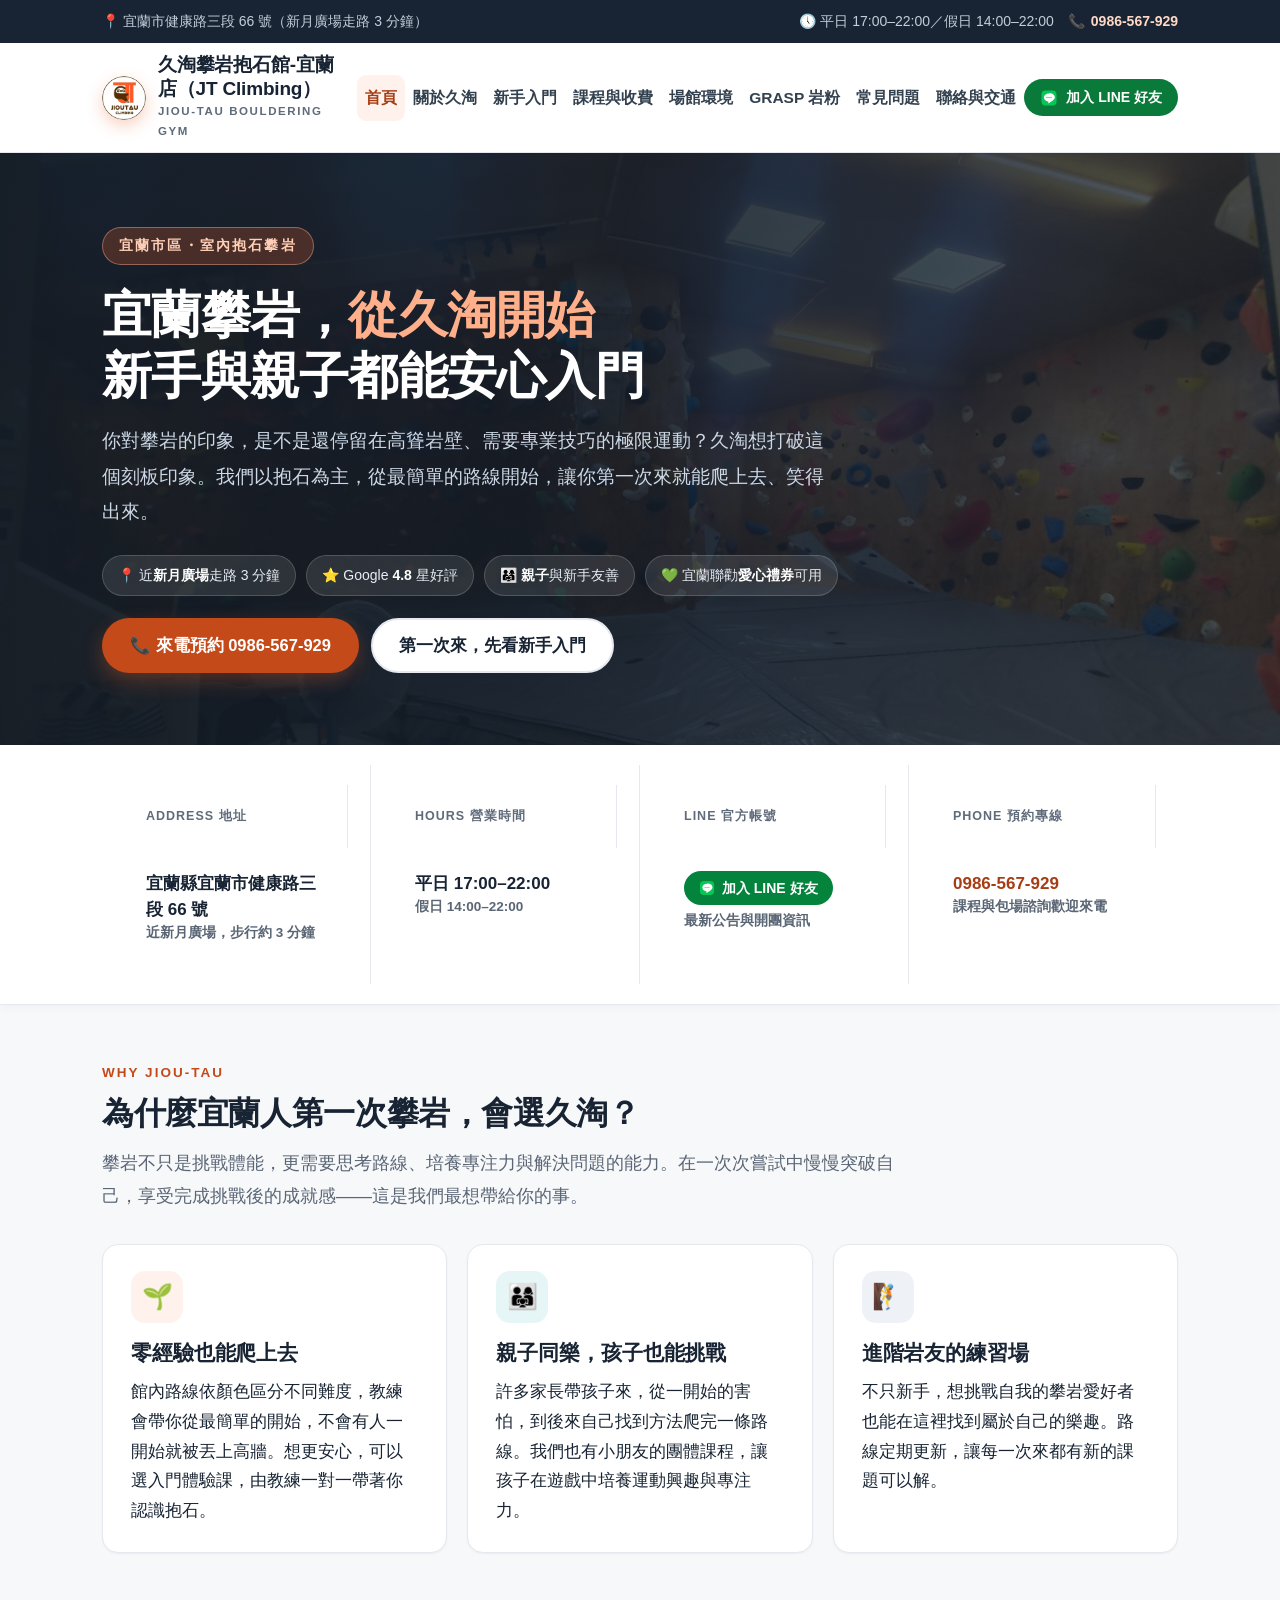
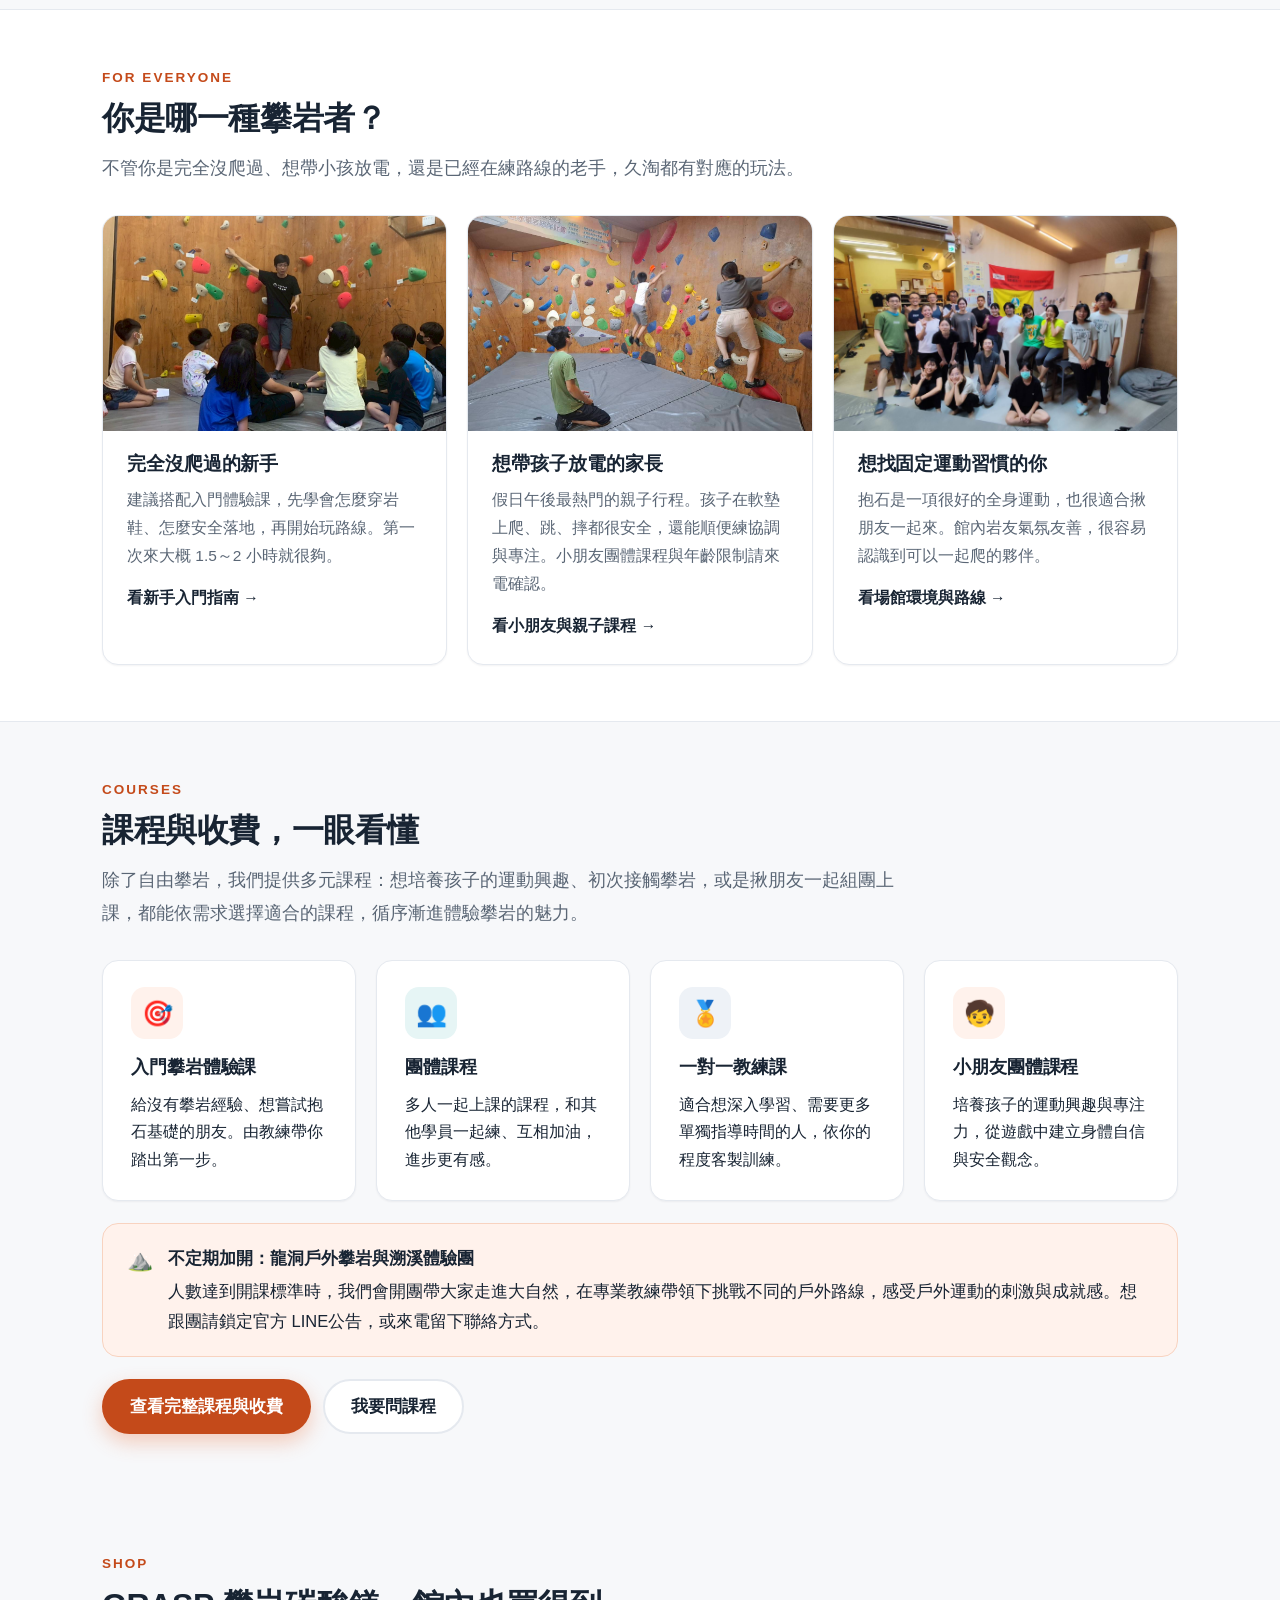
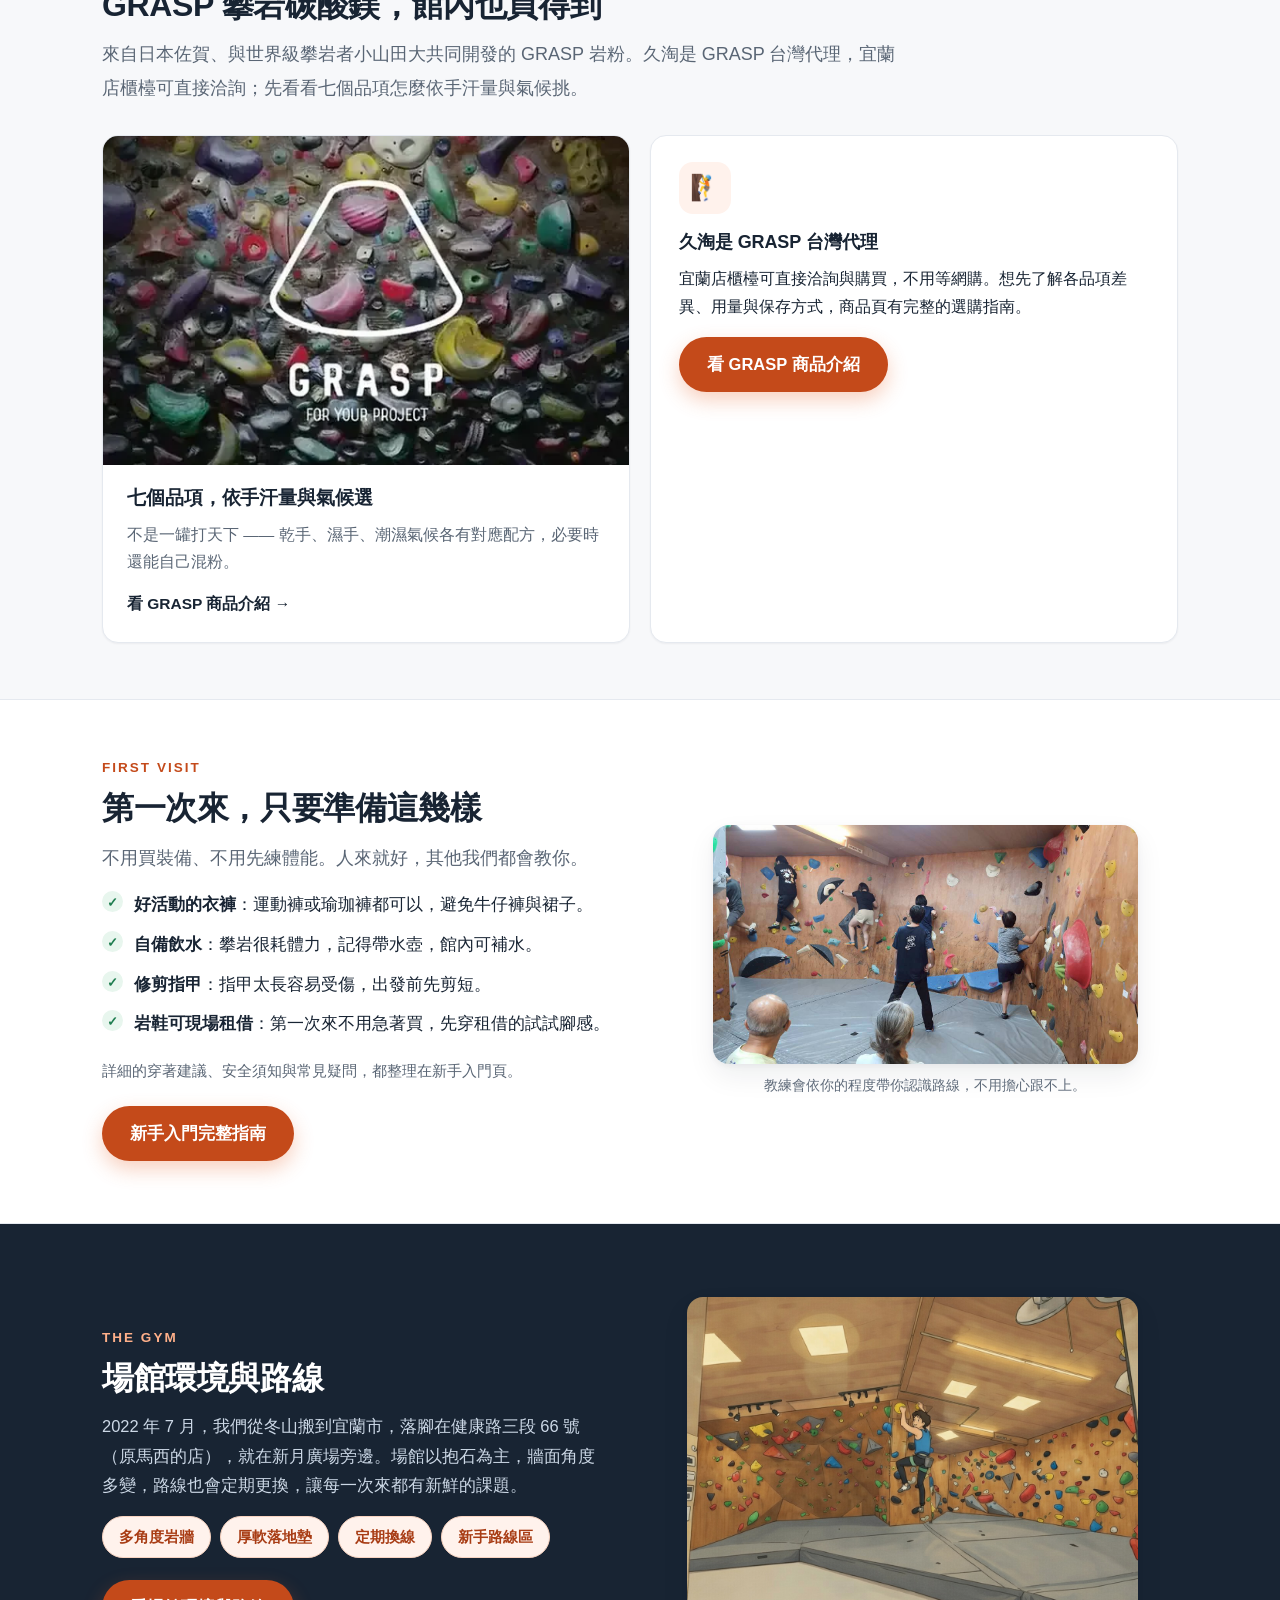
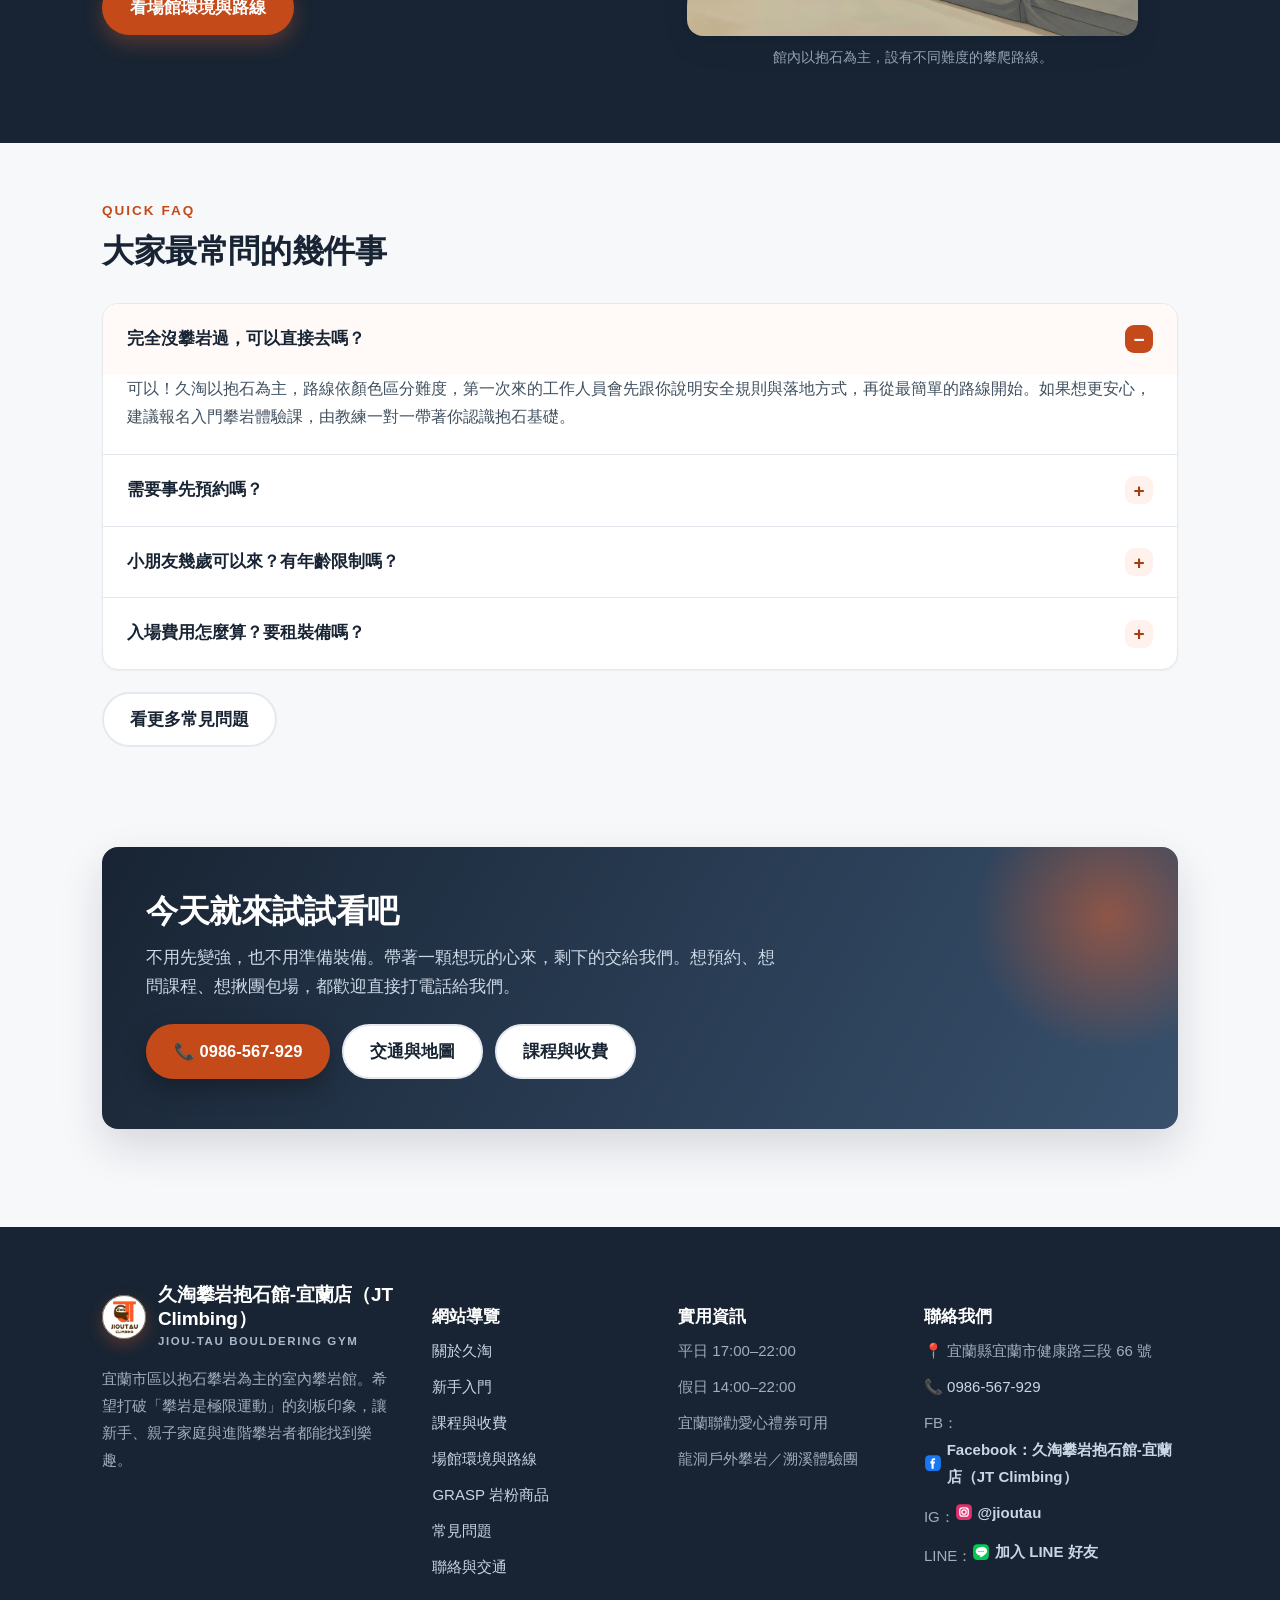
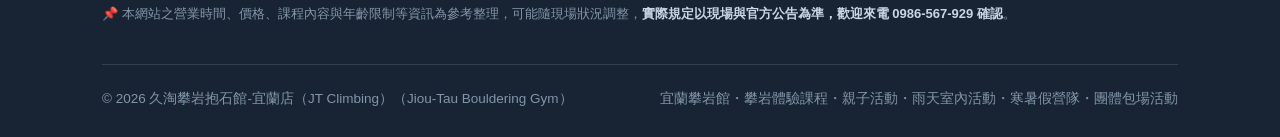
<file: index.html>
<!DOCTYPE html>
<html lang="zh-Hant">
<head>
<meta charset="UTF-8">
  <!-- Google Search Console 網域擁有權驗證 -->
  <meta name="google-site-verification" content="obvkpHSzLsREqPERKW87H1T134n8YzZ9feBB6tMf308" />
  <!-- Google Analytics 4 (gtag.js) -->
  <script async src="https://www.googletagmanager.com/gtag/js?id=G-GY9TGT1QWM"></script>
  <script>
    window.dataLayer = window.dataLayer || [];
    function gtag(){dataLayer.push(arguments);}
    gtag('js', new Date());
    gtag('config', 'G-GY9TGT1QWM', {
      anonymize_ip: true,
      cookie_flags: 'SameSite=None;Secure'
    });
  </script>
<meta name="viewport" content="width=device-width, initial-scale=1.0">
<meta name="theme-color" content="#182433">
<title>宜蘭攀岩抱石體驗｜久淘攀岩抱石館-宜蘭店 JT Climbing</title>
<meta name="description" content="宜蘭攀岩首選，近新月廣場走路 3 分鐘。以室內抱石為主，新手體驗課、親子與一對一教練課都有，第一次來也能安心入門。電話 0986-567-929。">
<meta name="keywords" content="宜蘭攀岩,宜蘭抱石,宜蘭攀岩館,宜蘭親子攀岩,宜蘭攀岩課程,宜蘭室內攀岩,久淘攀岩抱石館-宜蘭店（JT Climbing）,久淘攀岩抱石館-宜蘭店（JT Climbing）,新月廣場">
<meta name="robots" content="index,follow,max-image-preview:large">
<link rel="canonical" href="https://jioutau.com/">

<!-- Open Graph -->
<meta property="og:type" content="business.business">
<meta property="og:locale" content="zh_TW">
<meta property="og:site_name" content="久淘攀岩抱石館-宜蘭店（JT Climbing）">
<meta property="og:title" content="宜蘭攀岩抱石體驗｜久淘攀岩抱石館-宜蘭店">
<meta property="og:description" content="近新月廣場走路 3 分鐘的室內抱石館。新手體驗課、親子同樂、一對一教練課，第一次攀岩就從這裡開始。">
<meta property="og:url" content="https://jioutau.com/">
<meta property="og:image" content="https://jioutau.com/images/hero.jpg">
<meta property="og:image:width" content="1476">
<meta property="og:image:height" content="1109">
<meta property="og:image:alt" content="久淘攀岩抱石館-宜蘭店（JT Climbing）場館照片">
<meta name="twitter:image" content="https://jioutau.com/images/hero.jpg">
<meta name="twitter:image:alt" content="久淘攀岩抱石館-宜蘭店（JT Climbing）場館照片">
<meta name="twitter:card" content="summary_large_image">
<meta name="twitter:title" content="宜蘭攀岩推薦｜久淘攀岩抱石館-宜蘭店（JT Climbing）｜新手與親子都能安心入門">
<meta name="twitter:description" content="近新月廣場走路 3 分鐘的室內抱石攀岩館。入門體驗課、親子同樂、一對一教練課，第一次攀岩就從這裡開始。">
<meta name="twitter:url" content="https://jioutau.com/">

<link rel="preload" as="image" href="images/hero.jpg">
<link rel="icon" href="/favicon.ico" sizes="any">
<link rel="icon" type="image/png" href="images/favicon.png">
<link rel="apple-touch-icon" href="images/favicon.png">
<link rel="stylesheet" href="styles.css">
<style>
/* ===== 久淘：「加入 LINE 好友」按鈕 ===== */
/* 選擇器加 header .nav a 前綴：styles.css 的 .nav a 權重較高，否則底色/圓角會被蓋掉 */
header .nav a.jt-line-btn{display:inline-flex;align-items:center;gap:8px;padding:9px 16px;border-radius:999px;background:#0A7A3A;color:#fff;font-size:14px;font-weight:700;line-height:1.4;text-decoration:none;white-space:nowrap;border:0;transition:background .16s ease}
header .nav a.jt-line-btn:hover{background:#08632F;color:#fff;text-decoration:none}
header .nav a.jt-line-btn:focus-visible{outline:3px solid #9BE6B8;outline-offset:3px}
header .nav a.jt-line-btn svg{width:18px;height:18px;flex:0 0 auto;display:block}
/* 非導覽列情境（內文、頁尾）的基礎樣式 */
a.jt-line-btn{display:inline-flex;align-items:center;gap:8px;padding:9px 16px;border-radius:999px;background:#0A7A3A;color:#fff;font-size:14px;font-weight:700;line-height:1.4;text-decoration:none;white-space:nowrap;border:0;transition:background .16s ease}
a.jt-line-btn:hover{background:#08632F;color:#fff;text-decoration:none}
a.jt-line-btn:focus-visible{outline:3px solid #9BE6B8;outline-offset:3px}
a.jt-line-btn svg{width:18px;height:18px;flex:0 0 auto;display:block}
/* 大尺寸版：內文與頁尾 */
a.jt-line-btn--lg{padding:12px 22px;font-size:15px}
a.jt-line-btn--lg svg{width:20px;height:20px}
/* ===== 品牌原色版：FAQ 內文與頁尾（#06C755 綠底白字，規格依參考圖量測） ===== */
a.jt-line-btn.jt-line-btn--brand,
.site-footer a.jt-line-btn.jt-line-btn--brand{display:inline-flex;align-items:center;gap:10px;padding:16px 28px;border-radius:999px;background:#04833c;color:#fff;font-size:16px;font-weight:700;line-height:1.4;text-decoration:none;white-space:nowrap;border:0;vertical-align:middle;box-shadow:0 6px 16px rgba(4,131,60,.30);transition:background .16s ease,box-shadow .16s ease}
a.jt-line-btn.jt-line-btn--brand:hover,
.site-footer a.jt-line-btn.jt-line-btn--brand:hover{background:#036b31;color:#fff;text-decoration:none;box-shadow:0 8px 20px rgba(4,131,60,.36)}
a.jt-line-btn.jt-line-btn--brand:focus-visible,
.site-footer a.jt-line-btn.jt-line-btn--brand:focus-visible{outline:3px solid #0A7A3A;outline-offset:3px}
a.jt-line-btn.jt-line-btn--brand svg,
.site-footer a.jt-line-btn.jt-line-btn--brand svg{width:22px;height:22px;flex:0 0 auto;display:block}
/* 內文按鈕獨立成行 */
.faq-line-cta{margin:14px 0 0}
/* ===== FAQ「建議加入官方 LINE」該句：句子與按鈕同一行 ===== */
/* flex + align-items:center，讓文字與按鈕垂直居中對齊（不用 baseline，避免按鈕往下墜） */
.faq-line-inline{display:flex;flex-wrap:wrap;align-items:center;gap:10px 14px;margin:0 0 0}
.faq-line-inline .jt-line-btn{margin-left:0}
/* 桌機／平板：句子強制單行，按鈕緊接在後 */
@media(min-width:769px){
  .faq-line-inline{flex-wrap:nowrap}
  .faq-line-inline .faq-line-text{white-space:nowrap}
}
/* 手機：句子自然換行、按鈕換到下一行，不會橫向溢出 */
@media(max-width:768px){
  .faq-line-inline .faq-line-text{white-space:normal}
}
/* ===== 移除電話 CTA 後：讓「加入 LINE 好友」站回原本電話按鈕的位置（導覽列最右） ===== */
/* 只在桌機寬度生效；1164px 以下維持原本換行行為，不動 header 寬度與收合斷點 */
@media(min-width:1165px){
  header .nav{gap:0;flex-wrap:nowrap}
  header .nav a{padding-left:8px;padding-right:8px}
  header .nav a.jt-line-btn{padding-left:16px;padding-right:16px}
}
/* 手機底部固定列：原本電話 CTA 的位置改放 LINE */
.mobile-bar .m-line-cta{background:#04833c;color:#fff}
</style>

<!-- 結構化資料：在地商家 -->
<script type="application/ld+json">
{
  "@context": "https://schema.org",
  "@graph": [
    {
      "@type": ["SportsActivityLocation", "LocalBusiness"],
      "@id": "https://jioutau.com/",
      "name": "久淘攀岩抱石館-宜蘭店（JT Climbing）",
      "alternateName": ["久淘攀岩抱石館-宜蘭店（JT Climbing）", "久淘攀岩抱石館 宜蘭店", "Jiou-Tau Bouldering Gym"],
      "description": "宜蘭市區以抱石攀岩為主的室內攀岩館，設有不同難度的攀爬路線，適合新手、親子家庭與進階攀岩者。提供入門體驗課、團體課程、一對一教練課與小朋友團體課程。",
      "url": "https://jioutau.com/",
      "telephone": "+886-986-567-929",
      "image": "https://jioutau.com/images/hero.jpg",
      "priceRange": "NT$300 起（實際以現場公告為準）",
      "currenciesAccepted": "TWD",
      "address": {
        "@type": "PostalAddress",
        "streetAddress": "健康路三段66號",
        "addressLocality": "宜蘭市",
        "addressRegion": "宜蘭縣",
        "postalCode": "260",
        "addressCountry": "TW"
      },
      "geo": {
        "@type": "GeoCoordinates",
        "latitude": 24.7509,
        "longitude": 121.7502
      },
      "hasMap": "https://www.google.com/maps/search/?api=1&query=%E5%AE%9C%E8%98%AD%E5%B8%82%E5%81%A5%E5%BA%B7%E8%B7%AF%E4%B8%89%E6%AE%B566%E8%99%9F",
      "areaServed": [
        {"@type": "City", "name": "宜蘭市"},
        {"@type": "AdministrativeArea", "name": "宜蘭縣"}
      ],
      "openingHoursSpecification": [
        {
          "@type": "OpeningHoursSpecification",
          "dayOfWeek": ["Monday", "Tuesday", "Wednesday", "Friday"],
          "opens": "17:00",
          "closes": "22:00"
        },
        {
          "@type": "OpeningHoursSpecification",
          "dayOfWeek": ["Saturday", "Sunday"],
          "opens": "14:00",
          "closes": "22:00"
        }
      ],
      "amenityFeature": [
        {"@type": "LocationFeatureSpecification", "name": "抱石攀岩牆", "value": true},
        {"@type": "LocationFeatureSpecification", "name": "攀岩鞋租借", "value": true},
        {"@type": "LocationFeatureSpecification", "name": "新手入門課程", "value": true},
        {"@type": "LocationFeatureSpecification", "name": "小朋友團體課程", "value": true},
        {"@type": "LocationFeatureSpecification", "name": "宜蘭聯勸愛心禮券可用", "value": true}
      ],
      "sameAs": [
        "https://line.me/R/ti/p/@388pchth",
        "https://www.facebook.com/jioutau.yilan",
        "https://www.instagram.com/jioutau/"
      ],
      "makesOffer": [
        {
          "@type": "Offer",
          "name": "單次入場（抱石）",
          "priceCurrency": "TWD",
          "price": "300",
          "description": "參考價，實際收費以現場公告為準。"
        },
        {
          "@type": "Offer",
          "name": "攀岩鞋租借",
          "priceCurrency": "TWD",
          "price": "80",
          "description": "參考價，實際收費以現場公告為準。"
        },
        {
          "@type": "Offer",
          "name": "入門攀岩體驗課",
          "description": "為沒有攀岩經驗、想嘗試抱石基礎的朋友設計，請來電或透過官方 LINE 報名。"
        }
      ]
    },
    {
      "@type": "WebSite",
      "@id": "https://jioutau.com/",
      "url": "https://jioutau.com/",
      "name": "久淘攀岩抱石館-宜蘭店（JT Climbing） 官方網站",
      "inLanguage": "zh-Hant"
    }
  ]
}
</script>
</head>
<body>
<a class="skip" href="#main">跳至主要內容</a>

<div class="topbar">
  <div class="wrap">
    <span>📍 宜蘭市健康路三段 66 號（新月廣場走路 3 分鐘）</span>
    <span>🕔 平日 17:00–22:00／假日 14:00–22:00　📞 <a href="tel:+886986567929">0986-567-929</a></span>
  </div>
</div>

<header class="site-header">
  <div class="wrap">
    <a class="brand" href="index.html">
      <img class="brand-mark" src="images/logo.jpg" alt="久淘攀岩抱石館-宜蘭店（JT Climbing） LOGO" width="44" height="44">
      <span class="brand-txt">
        <strong>久淘攀岩抱石館-宜蘭店（JT Climbing）</strong>
        <small>Jiou-Tau Bouldering Gym</small>
      </span>
    </a>
    <button class="menu-toggle" id="menuToggle" aria-expanded="false" aria-controls="siteNav">選單 ☰</button>
    <nav class="nav" id="siteNav" aria-label="主選單">
      <a href="index.html" aria-current="page">首頁</a>
      <a href="about.html">關於久淘</a>
      <a href="beginner.html">新手入門</a>
      <a href="courses.html">課程與收費</a>
      <a href="gym.html">場館環境</a>
      <a href="grasp.html">GRASP 岩粉</a>
      <a href="faq.html">常見問題</a>
      <a href="contact.html">聯絡與交通</a>
      <a class="jt-line-btn" href="https://line.me/R/ti/p/@388pchth" target="_blank" rel="noopener noreferrer"><svg viewBox="0 0 24 24" aria-hidden="true" focusable="false">
          <rect x="2" y="2" width="20" height="20" rx="5.4" fill="#06C755"/>
          <path d="M12 5.9c-3.72 0-6.73 2.4-6.73 5.36 0 2.66 2.28 4.88 5.35 5.31.21.03.5.1.58.24.06.12.04.32.02.44l-.23 1.11c-.06.29-.21.98.86.53 1.08-.45 5.67-3.33 7.11-5.46.58-.83.82-1.67.82-2.5 0-2.96-3.01-5.36-6.73-5.36z" fill="#fff"/>
          <circle cx="9.3" cy="11.3" r=".82" fill="#06C755"/><circle cx="12" cy="11.3" r=".82" fill="#06C755"/><circle cx="14.7" cy="11.3" r=".82" fill="#06C755"/>
        </svg><span>加入 LINE 好友</span></a>
    </nav>
  </div>
</header>

<section class="hero" style="padding:0">
  <img class="hero-img" src="images/hero.jpg" fetchpriority="high" alt="久淘攀岩抱石館-宜蘭店（JT Climbing）室內抱石空間，木質攀岩牆上佈滿彩色岩點，地面鋪設厚軟墊" width="1476" height="1109">
  <div class="hero-inner">
    <div class="wrap">
      <span class="hero-eyebrow">宜蘭市區・室內抱石攀岩</span>
      <h1>宜蘭攀岩，<em>從久淘開始</em><br>新手與親子都能安心入門</h1>
      <p class="lead">你對攀岩的印象，是不是還停留在高聳岩壁、需要專業技巧的極限運動？久淘想打破這個刻板印象。我們以抱石為主，從最簡單的路線開始，讓你第一次來就能爬上去、笑得出來。</p>
      <div class="hero-chips">
        <span>📍 近<b>新月廣場</b>走路 3 分鐘</span>
        <span>⭐ Google <b>4.8</b> 星好評</span>
        <span>👨‍👩‍👧 <b>親子</b>與新手友善</span>
        <span>💚 宜蘭聯勸<b>愛心禮券</b>可用</span>
      </div>
      <div class="btn-row">
        <a class="btn btn-primary" href="tel:+886986567929">📞 來電預約 0986-567-929</a>
        <a class="btn btn-ghost" href="beginner.html">第一次來，先看新手入門</a>
      </div>
    </div>
  </div>
</section>

<div class="quickbar">
  <div class="wrap">
    <div>
      <div class="k">Address 地址</div>
      <div class="v">宜蘭縣宜蘭市健康路三段 66 號<small>近新月廣場，步行約 3 分鐘</small></div>
    </div>
    <div>
      <div class="k">Hours 營業時間</div>
      <div class="v">平日 17:00–22:00<small>假日 14:00–22:00</small></div>
    </div>
    <div>
      <div class="k">LINE 官方帳號</div>
      <div class="v social-lines"><a class="quick-line" href="https://line.me/R/ti/p/@388pchth" target="_blank" rel="noopener noreferrer"><svg class="line-ic" viewBox="0 0 24 24" aria-hidden="true" focusable="false"><rect class="li-bg" x="1.5" y="1.5" width="21" height="21" rx="5.6"/><path class="li-fg" d="M12 5.5c-3.87 0-7 2.5-7 5.6 0 2.77 2.37 5.1 5.57 5.55.22.03.52.11.6.25.07.13.05.33.02.46l-.24 1.16c-.06.3-.22 1.02.9.55 1.12-.47 5.9-3.48 7.4-5.7.6-.87.85-1.75.85-2.62 0-3.1-3.13-5.6-7-5.6z"/><circle class="li-dot" cx="9.2" cy="11.2" r=".85"/><circle class="li-dot" cx="12" cy="11.2" r=".85"/><circle class="li-dot" cx="14.8" cy="11.2" r=".85"/></svg>加入 LINE 好友</a><small>最新公告與開團資訊</small></div>
    </div>
    <div>
      <div class="k">Phone 預約專線</div>
      <div class="v"><a href="tel:+886986567929">0986-567-929</a><small>課程與包場諮詢歡迎來電</small></div>
    </div>
  </div>
</div>

<main id="main">

  <section>
    <div class="wrap">
      <div class="sec-head">
        <p class="sec-kicker">Why Jiou-Tau</p>
        <h2>為什麼宜蘭人第一次攀岩，會選久淘？</h2>
        <p class="lead">攀岩不只是挑戰體能，更需要思考路線、培養專注力與解決問題的能力。在一次次嘗試中慢慢突破自己，享受完成挑戰後的成就感——這是我們最想帶給你的事。</p>
      </div>
      <div class="grid g3">
        <div class="card card-hover">
          <div class="card-ico" aria-hidden="true">🌱</div>
          <h3>零經驗也能爬上去</h3>
          <p>館內路線依顏色區分不同難度，教練會帶你從最簡單的開始，不會有人一開始就被丟上高牆。想更安心，可以選入門體驗課，由教練一對一帶著你認識抱石。</p>
        </div>
        <div class="card card-hover">
          <div class="card-ico teal" aria-hidden="true">👨‍👩‍👧</div>
          <h3>親子同樂，孩子也能挑戰</h3>
          <p>許多家長帶孩子來，從一開始的害怕，到後來自己找到方法爬完一條路線。我們也有小朋友的團體課程，讓孩子在遊戲中培養運動興趣與專注力。</p>
        </div>
        <div class="card card-hover">
          <div class="card-ico navy" aria-hidden="true">🧗</div>
          <h3>進階岩友的練習場</h3>
          <p>不只新手，想挑戰自我的攀岩愛好者也能在這裡找到屬於自己的樂趣。路線定期更新，讓每一次來都有新的課題可以解。</p>
        </div>
      </div>
    </div>
  </section>

  <section class="alt">
    <div class="wrap">
      <div class="sec-head">
        <p class="sec-kicker">For Everyone</p>
        <h2>你是哪一種攀岩者？</h2>
        <p class="lead">不管你是完全沒爬過、想帶小孩放電，還是已經在練路線的老手，久淘都有對應的玩法。</p>
      </div>
      <div class="grid g3">
        <article class="pic-card">
          <img src="images/beginner.jpg" alt="教練在抱石牆前向一群小朋友講解攀爬路線與安全事項" width="1140" height="856" loading="lazy">
          <div class="body">
            <h3>完全沒爬過的新手</h3>
            <p>建議搭配入門體驗課，先學會怎麼穿岩鞋、怎麼安全落地，再開始玩路線。第一次來大概 1.5～2 小時就很夠。</p>
            <p style="margin-top:14px"><a href="beginner.html"><strong>看新手入門指南 →</strong></a></p>
          </div>
        </article>
        <article class="pic-card">
          <img src="images/family.jpg" alt="家長陪伴孩子在室內抱石場攀爬，牆上掛著「岩伴成長」活動布條" width="1280" height="960" loading="lazy">
          <div class="body">
            <h3>想帶孩子放電的家長</h3>
            <p>假日午後最熱門的親子行程。孩子在軟墊上爬、跳、摔都很安全，還能順便練協調與專注。小朋友團體課程與年齡限制請來電確認。</p>
            <p style="margin-top:14px"><a href="courses.html"><strong>看小朋友與親子課程 →</strong></a></p>
          </div>
        </article>
        <article class="pic-card">
          <img src="images/community.jpg" alt="久淘攀岩抱石館-宜蘭店（JT Climbing）的學員與工作人員團體合照，氣氛熱絡" width="1476" height="1109" loading="lazy">
          <div class="body">
            <h3>想找固定運動習慣的你</h3>
            <p>抱石是一項很好的全身運動，也很適合揪朋友一起來。館內岩友氣氛友善，很容易認識到可以一起爬的夥伴。</p>
            <p style="margin-top:14px"><a href="gym.html"><strong>看場館環境與路線 →</strong></a></p>
          </div>
        </article>
      </div>
    </div>
  </section>

  <section>
    <div class="wrap">
      <div class="sec-head">
        <p class="sec-kicker">Courses</p>
        <h2>課程與收費，一眼看懂</h2>
        <p class="lead">除了自由攀岩，我們提供多元課程：想培養孩子的運動興趣、初次接觸攀岩，或是揪朋友一起組團上課，都能依需求選擇適合的課程，循序漸進體驗攀岩的魅力。</p>
      </div>
      <div class="grid g4">
        <div class="card card-hover">
          <div class="card-ico" aria-hidden="true">🎯</div>
          <h3 style="font-size:18px">入門攀岩體驗課</h3>
          <p style="font-size:15.5px">給沒有攀岩經驗、想嘗試抱石基礎的朋友。由教練帶你踏出第一步。</p>
        </div>
        <div class="card card-hover">
          <div class="card-ico teal" aria-hidden="true">👥</div>
          <h3 style="font-size:18px">團體課程</h3>
          <p style="font-size:15.5px">多人一起上課的課程，和其他學員一起練、互相加油，進步更有感。</p>
        </div>
        <div class="card card-hover">
          <div class="card-ico navy" aria-hidden="true">🏅</div>
          <h3 style="font-size:18px">一對一教練課</h3>
          <p style="font-size:15.5px">適合想深入學習、需要更多單獨指導時間的人，依你的程度客製訓練。</p>
        </div>
        <div class="card card-hover">
          <div class="card-ico" aria-hidden="true">🧒</div>
          <h3 style="font-size:18px">小朋友團體課程</h3>
          <p style="font-size:15.5px">培養孩子的運動興趣與專注力，從遊戲中建立身體自信與安全觀念。</p>
        </div>
      </div>
      <div class="callout c-tip">
        <span class="ico" aria-hidden="true">⛰️</span>
        <div>
          <strong>不定期加開：龍洞戶外攀岩與溯溪體驗團</strong>
          <p>人數達到開課標準時，我們會開團帶大家走進大自然，在專業教練帶領下挑戰不同的戶外路線，感受戶外運動的刺激與成就感。想跟團請鎖定官方 LINE公告，或來電留下聯絡方式。</p>
        </div>
      </div>
      <div class="btn-row">
        <a class="btn btn-primary" href="courses.html">查看完整課程與收費</a>
        <a class="btn btn-ghost" href="contact.html">我要問課程</a>
      </div>
    </div>
  </section>

  <section>
    <div class="wrap">
      <div class="sec-head">
        <p class="sec-kicker">Shop</p>
        <h2>GRASP 攀岩碳酸鎂，館內也買得到</h2>
        <p class="lead">來自日本佐賀、與世界級攀岩者小山田大共同開發的 GRASP 岩粉。久淘是 GRASP 台灣代理，宜蘭店櫃檯可直接洽詢；先看看七個品項怎麼依手汗量與氣候挑。</p>
      </div>
      <div class="grid g2">
        <article class="pic-card">
          <img src="images/grasp-counter.webp" alt="GRASP 攀岩碳酸鎂系列商品陳列，包含 Regular、Wet、Dry、Chunky、Chalk Ball 與頂系列" width="700" height="350" loading="lazy">
          <div class="body">
            <h3>七個品項，依手汗量與氣候選</h3>
            <p>不是一罐打天下 —— 乾手、濕手、潮濕氣候各有對應配方，必要時還能自己混粉。</p>
            <p style="margin-top:14px"><a href="grasp.html"><strong>看 GRASP 商品介紹 →</strong></a></p>
          </div>
        </article>
        <div class="card">
          <div class="card-ico" aria-hidden="true">🧗</div>
          <h3 style="font-size:18px">久淘是 GRASP 台灣代理</h3>
          <p style="font-size:15.5px">宜蘭店櫃檯可直接洽詢與購買，不用等網購。想先了解各品項差異、用量與保存方式，商品頁有完整的選購指南。</p>
          <div class="btn-row" style="margin-top:16px">
            <a class="btn btn-primary" href="grasp.html">看 GRASP 商品介紹</a>
          </div>
        </div>
      </div>
    </div>
  </section>

  <section class="alt">
    <div class="wrap">
      <div class="split">
        <div>
          <p class="sec-kicker">First Visit</p>
          <h2>第一次來，只要準備這幾樣</h2>
          <p class="lead">不用買裝備、不用先練體能。人來就好，其他我們都會教你。</p>
          <ul class="checklist">
            <li><strong>好活動的衣褲</strong>：運動褲或瑜珈褲都可以，避免牛仔褲與裙子。</li>
            <li><strong>自備飲水</strong>：攀岩很耗體力，記得帶水壺，館內可補水。</li>
            <li><strong>修剪指甲</strong>：指甲太長容易受傷，出發前先剪短。</li>
            <li><strong>岩鞋可現場租借</strong>：第一次來不用急著買，先穿租借的試試腳感。</li>
          </ul>
          <p class="muted">詳細的穿著建議、安全須知與常見疑問，都整理在新手入門頁。</p>
          <div class="btn-row">
            <a class="btn btn-primary" href="beginner.html">新手入門完整指南</a>
          </div>
        </div>
        <figure class="split-media">
          <img src="images/coach.jpg" alt="攀岩者在木質抱石牆上練習，同伴在場邊觀看與交流" width="1280" height="720" loading="lazy">
          <figcaption>教練會依你的程度帶你認識路線，不用擔心跟不上。</figcaption>
        </figure>
      </div>
    </div>
  </section>

  <section class="navy">
    <div class="wrap">
      <div class="split rev">
        <div>
          <p class="sec-kicker" style="color:#ffb08a">The Gym</p>
          <h2>場館環境與路線</h2>
          <p style="color:#ccd8e6">2022 年 7 月，我們從冬山搬到宜蘭市，落腳在健康路三段 66 號（原馬西的店），就在新月廣場旁邊。場館以抱石為主，牆面角度多變，路線也會定期更換，讓每一次來都有新鮮的課題。</p>
          <div class="pill-row">
            <span class="pill hot">多角度岩牆</span>
            <span class="pill hot">厚軟落地墊</span>
            <span class="pill hot">定期換線</span>
            <span class="pill hot">新手路線區</span>
          </div>
          <div class="btn-row">
            <a class="btn btn-primary" href="gym.html">看場館環境與路線</a>
          </div>
        </div>
        <figure class="split-media">
          <img src="images/wall.jpg" alt="久淘攀岩抱石館-宜蘭店（JT Climbing）挑高的木質抱石岩牆，牆面佈滿彩色岩點，一旁落地窗引入自然光" width="1168" height="880" loading="lazy">
          <figcaption style="color:#93a3b5">館內以抱石為主，設有不同難度的攀爬路線。</figcaption>
        </figure>
      </div>
    </div>
  </section>

  <section>
    <div class="wrap">
      <div class="sec-head">
        <p class="sec-kicker">Quick FAQ</p>
        <h2>大家最常問的幾件事</h2>
      </div>
      <div class="faq">
        <details open>
          <summary>完全沒攀岩過，可以直接去嗎？</summary>
          <div class="ans">
            <p>可以！久淘以抱石為主，路線依顏色區分難度，第一次來的工作人員會先跟你說明安全規則與落地方式，再從最簡單的路線開始。如果想更安心，建議報名入門攀岩體驗課，由教練一對一帶著你認識抱石基礎。</p>
          </div>
        </details>
        <details>
          <summary>需要事先預約嗎？</summary>
          <div class="ans">
            <p>一般自由攀岩入場通常可直接前往，但<strong>課程、團體包場與假日熱門時段建議先來電 0986-567-929 確認</strong>，以免現場候位或教練時段已滿。實際規定以現場與官方公告為準。</p>
          </div>
        </details>
        <details>
          <summary>小朋友幾歲可以來？有年齡限制嗎？</summary>
          <div class="ans">
            <p>館內有許多親子家庭一起來玩，也有小朋友的團體課程。由於不同年齡的合適安排不一樣，<strong>建議來電 0986-567-929 確認孩子的年齡與課程安排</strong>，我們會給你最合適的建議。</p>
          </div>
        </details>
        <details>
          <summary>入場費用怎麼算？要租裝備嗎？</summary>
          <div class="ans">
            <p>過往公開資訊為入場約 300 元、攀岩鞋租借約 80 元，<strong>但價格可能調整，實際費用以現場公告為準</strong>，建議出發前先來電確認最新收費與是否有優惠方案。</p>
          </div>
        </details>
      </div>
      <div class="btn-row">
        <a class="btn btn-ghost" href="faq.html">看更多常見問題</a>
      </div>
    </div>
  </section>

  <section class="tight">
    <div class="wrap">
      <div class="cta">
        <div class="cta-inner">
          <h2>今天就來試試看吧</h2>
          <p>不用先變強，也不用準備裝備。帶著一顆想玩的心來，剩下的交給我們。想預約、想問課程、想揪團包場，都歡迎直接打電話給我們。</p>
          <div class="btn-row">
            <a class="btn btn-primary" href="tel:+886986567929">📞 0986-567-929</a>
            <a class="btn btn-ghost" href="contact.html">交通與地圖</a>
            <a class="btn btn-ghost" href="courses.html">課程與收費</a>
          </div>
        </div>
      </div>
    </div>
  </section>

</main>

<footer class="site-footer">
  <div class="wrap">
    <div class="foot-grid">
      <div>
        <a class="brand" href="index.html" style="margin-bottom:14px">
          <img class="brand-mark" src="images/logo.jpg" alt="久淘攀岩抱石館-宜蘭店（JT Climbing） LOGO" width="44" height="44">
          <span class="brand-txt">
            <strong>久淘攀岩抱石館-宜蘭店（JT Climbing）</strong>
            <small>Jiou-Tau Bouldering Gym</small>
          </span>
        </a>
        <p style="font-size:15px">宜蘭市區以抱石攀岩為主的室內攀岩館。希望打破「攀岩是極限運動」的刻板印象，讓新手、親子家庭與進階攀岩者都能找到樂趣。</p>
      </div>
      <div>
        <h3>網站導覽</h3>
        <ul>
          <li><a href="about.html">關於久淘</a></li>
          <li><a href="beginner.html">新手入門</a></li>
          <li><a href="courses.html">課程與收費</a></li>
          <li><a href="gym.html">場館環境與路線</a></li>
          <li><a href="grasp.html">GRASP 岩粉商品</a></li>
          <li><a href="faq.html">常見問題</a></li>
          <li><a href="contact.html">聯絡與交通</a></li>
        </ul>
      </div>
      <div>
        <h3>實用資訊</h3>
        <ul>
          <li>平日 17:00–22:00</li>
          <li>假日 14:00–22:00</li>
          <li>宜蘭聯勸愛心禮券可用</li>
          <li>龍洞戶外攀岩／溯溪體驗團</li>
        </ul>
      </div>
      <div>
        <h3>聯絡我們</h3>
        <ul>
          <li>📍 宜蘭縣宜蘭市健康路三段 66 號</li>
          <li>📞 <a href="tel:+886986567929">0986-567-929</a></li>
          <li>FB：<a href="https://www.facebook.com/jioutau.yilan" target="_blank" rel="noopener noreferrer" style="display:inline-flex;align-items:center;font-weight:750;color:#c9d6e4;text-decoration:none"><svg viewBox="0 0 24 24" width="18" height="18" aria-hidden="true" focusable="false" style="flex:0 0 auto;display:inline-block;vertical-align:-.19em;margin-right:.32em"><rect x="1.5" y="1.5" width="21" height="21" rx="5.6" fill="#1877F2"/><path d="M15.1 12.6h-2.2v7.1h-2.9v-7.1H8.4v-2.5h1.6V8.6c0-1.9 1.1-3 3.1-3 .9 0 1.7.1 1.7.1v2.2h-1.2c-1 0-1.3.5-1.3 1.1v1.1h2.4l-.3 2.5z" fill="#fff"/></svg>Facebook：久淘攀岩抱石館-宜蘭店（JT Climbing）</a></li>
          <li>IG：<a href="https://www.instagram.com/jioutau/" target="_blank" rel="noopener noreferrer" style="display:inline-flex;align-items:center;font-weight:750;color:#c9d6e4;text-decoration:none"><svg viewBox="0 0 24 24" width="18" height="18" aria-hidden="true" focusable="false" style="flex:0 0 auto;display:inline-block;vertical-align:-.19em;margin-right:.32em"><rect x="1.5" y="1.5" width="21" height="21" rx="5.6" fill="#E1306C"/><rect x="6.4" y="6.4" width="11.2" height="11.2" rx="3.4" fill="none" stroke="#fff" stroke-width="1.7"/><circle cx="12" cy="12" r="2.9" fill="none" stroke="#fff" stroke-width="1.7"/><circle cx="15.9" cy="8.1" r="1.05" fill="#fff"/></svg>@jioutau</a></li>
          <li>LINE：<a href="https://line.me/R/ti/p/@388pchth" target="_blank" rel="noopener noreferrer" style="display:inline-flex;align-items:center;font-weight:750;color:#c9d6e4;text-decoration:none"><svg viewBox="0 0 24 24" width="18" height="18" aria-hidden="true" focusable="false" style="flex:0 0 auto;display:inline-block;vertical-align:-.19em;margin-right:.32em"><rect x="1.5" y="1.5" width="21" height="21" rx="5.6" fill="#06C755"/><path d="M12 5.5c-3.87 0-7 2.5-7 5.6 0 2.77 2.37 5.1 5.57 5.55.22.03.52.11.6.25.07.13.05.33.02.46l-.24 1.16c-.06.3-.22 1.02.9.55 1.12-.47 5.9-3.48 7.4-5.7.6-.87.85-1.75.85-2.62 0-3.1-3.13-5.6-7-5.6z" fill="#fff"/><circle cx="9.2" cy="11.2" r=".85" fill="#06C755"/><circle cx="12" cy="11.2" r=".85" fill="#06C755"/><circle cx="14.8" cy="11.2" r=".85" fill="#06C755"/></svg>加入 LINE 好友</a></li>
        </ul>
      </div>
    </div>
    <p class="foot-note">📌 本網站之營業時間、價格、課程內容與年齡限制等資訊為參考整理，可能隨現場狀況調整，<strong style="color:#c9d6e4">實際規定以現場與官方公告為準，歡迎來電 0986-567-929 確認</strong>。</p>
    <div class="foot-bottom">
      <span>© 2026 久淘攀岩抱石館-宜蘭店（JT Climbing）（Jiou-Tau Bouldering Gym）</span>
      <span>宜蘭攀岩館・攀岩體驗課程・親子活動・雨天室內活動・寒暑假營隊・團體包場活動</span>
    </div>
  </div>
</footer>

<div class="mobile-bar">
  <a class="m-line-cta" href="https://line.me/R/ti/p/@388pchth" target="_blank" rel="noopener noreferrer">💬 加入 LINE 好友</a>
  <a class="m-line" href="courses.html">課程資訊</a>
  <a class="m-map" href="https://www.google.com/maps/search/?api=1&amp;query=%E5%AE%9C%E8%98%AD%E5%B8%82%E5%81%A5%E5%BA%B7%E8%B7%AF%E4%B8%89%E6%AE%B566%E8%99%9F" rel="noopener">🧭 導航</a>
</div>
<button class="to-top" id="toTop" aria-label="回到頁面頂端">↑</button>

<script>
(function(){
  var t=document.getElementById('menuToggle'),n=document.getElementById('siteNav');
  if(t&&n){t.addEventListener('click',function(){var o=n.classList.toggle('is-open');t.setAttribute('aria-expanded',o?'true':'false');});}
  var b=document.getElementById('toTop');
  if(b){
    window.addEventListener('scroll',function(){b.classList.toggle('show',window.scrollY>500);},{passive:true});
    b.addEventListener('click',function(){window.scrollTo({top:0,behavior:'smooth'});});
  }
})();
</script>
<!-- GA4 自訂事件：電話 / LINE / 社群 / 課程 CTA -->
<script>
(function(){
  function send(name, params){ if(typeof gtag === 'function'){ gtag('event', name, params || {}); } }
  document.addEventListener('DOMContentLoaded', function(){
    document.querySelectorAll('a[href^="tel:"]').forEach(function(a){
      a.addEventListener('click', function(){ send('click_phone', {link_url: a.getAttribute('href')}); });
    });
    document.querySelectorAll('a[href*="line.me"]').forEach(function(a){
      a.addEventListener('click', function(){ send('click_line', {link_url: a.getAttribute('href')}); });
    });
    document.querySelectorAll('a[href*="instagram.com"], a[href*="facebook.com"]').forEach(function(a){
      a.addEventListener('click', function(){
        var h = a.getAttribute('href') || '';
        var p = h.indexOf('instagram') > -1 ? 'instagram' : 'facebook';
        send('click_social', {platform: p, link_url: h});
      });
    });
    document.querySelectorAll('a[href*="courses.html"]').forEach(function(a){
      a.addEventListener('click', function(){
        send('click_course_cta', {link_text: (a.textContent || '').trim().slice(0, 60), link_url: a.getAttribute('href')});
      });
    });
  });
})();
</script>
</body>
</html>
</file>
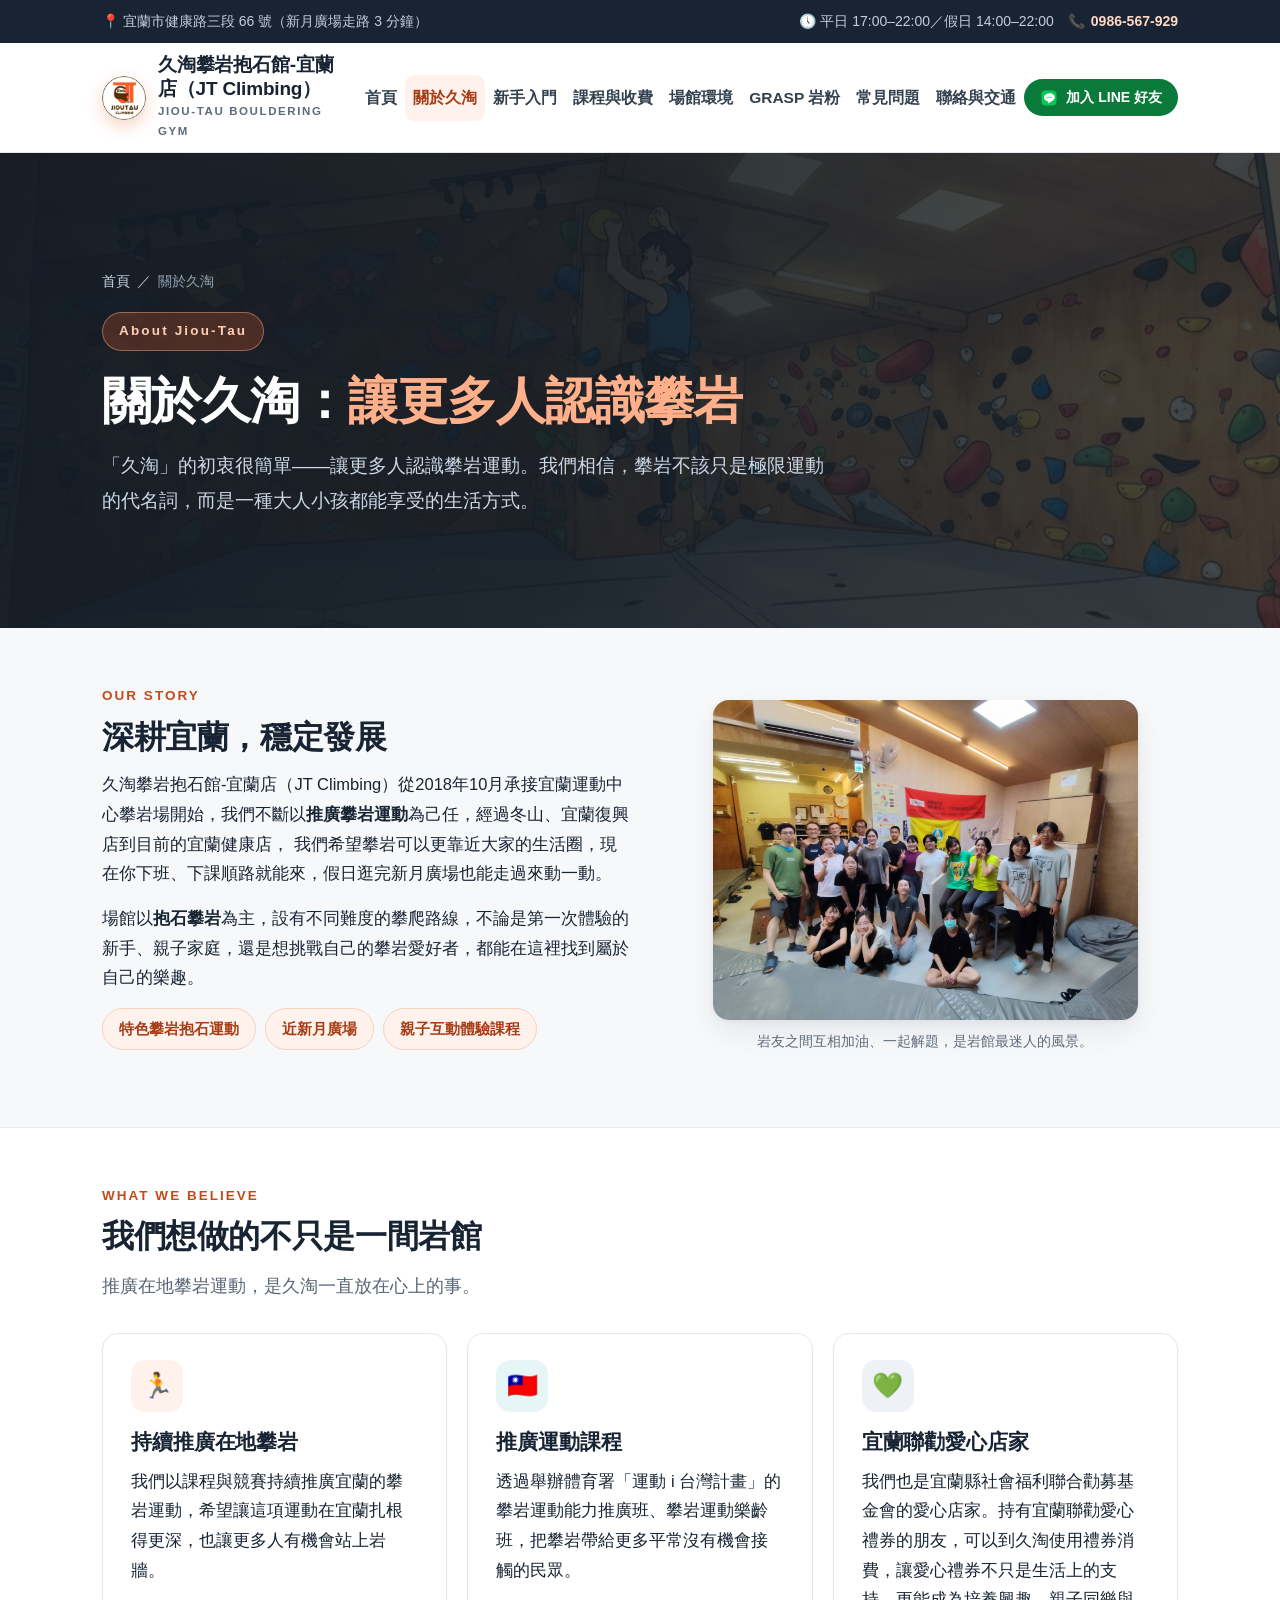
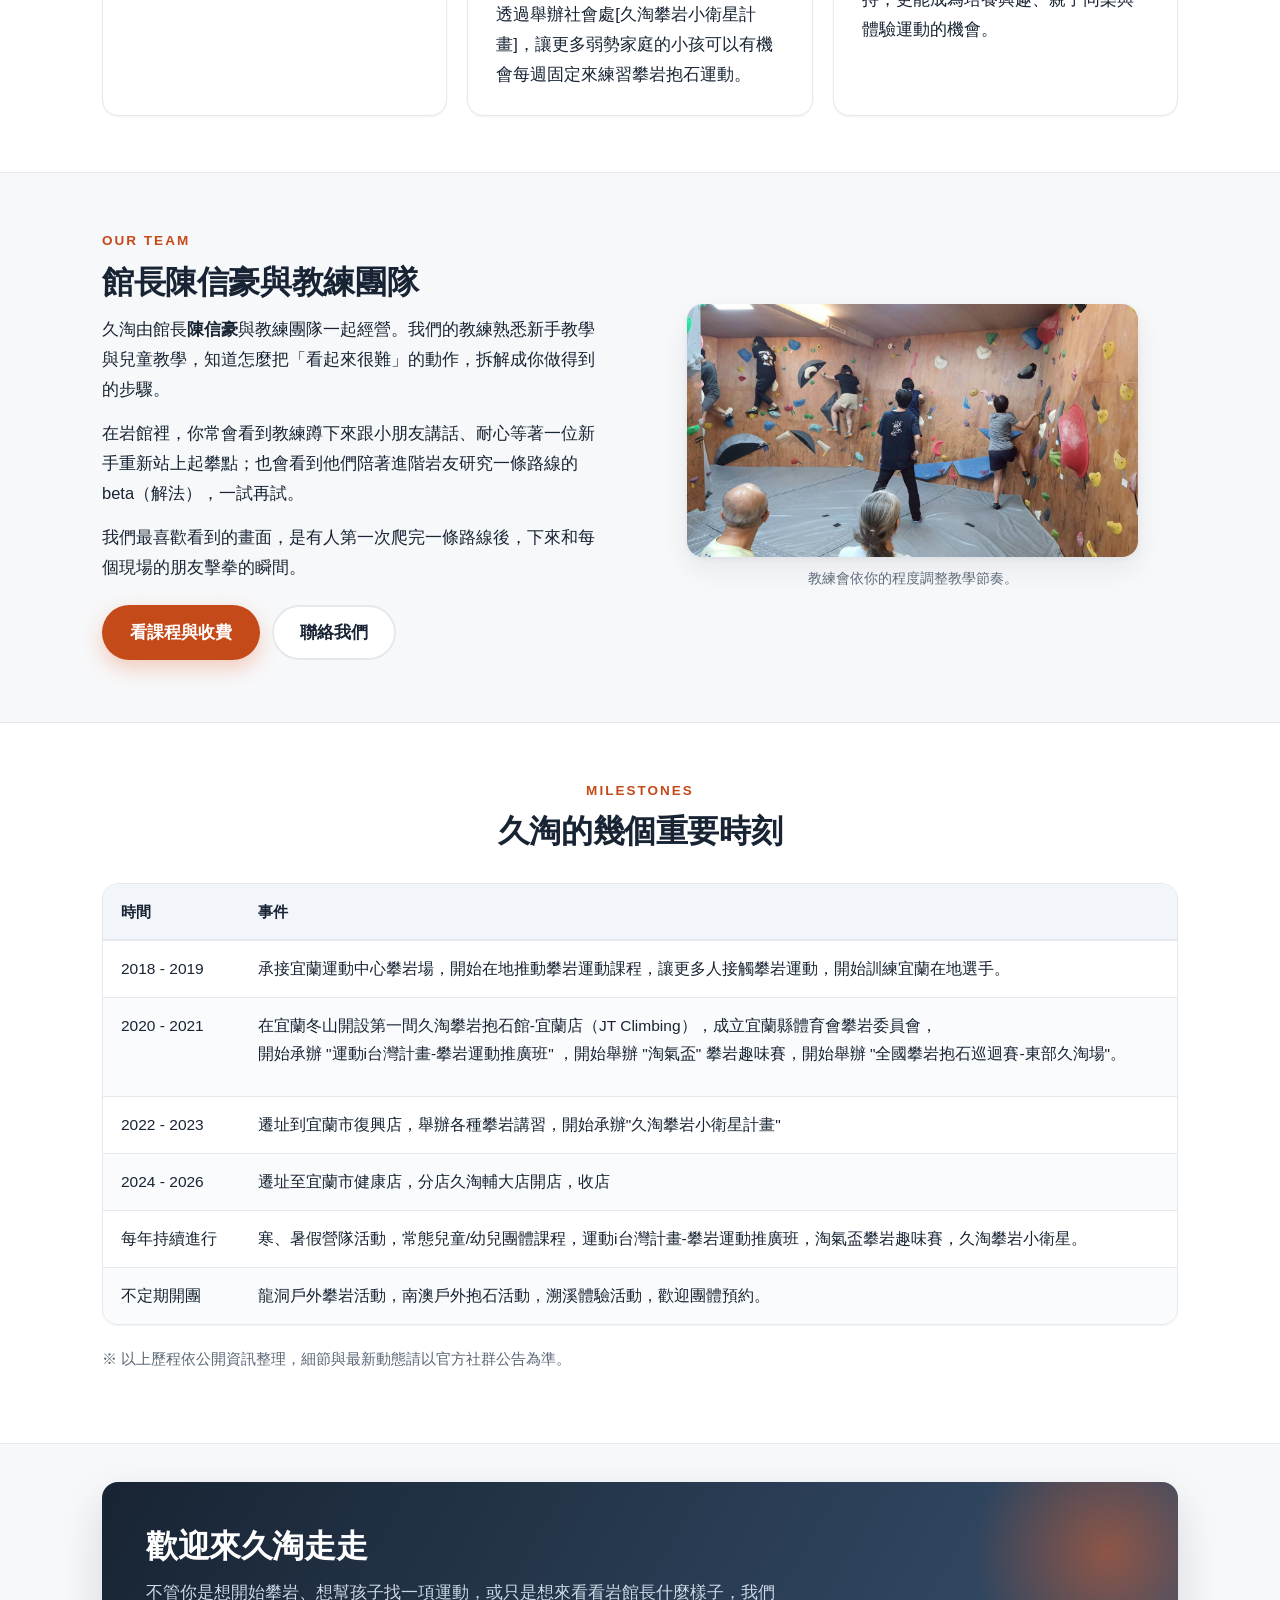
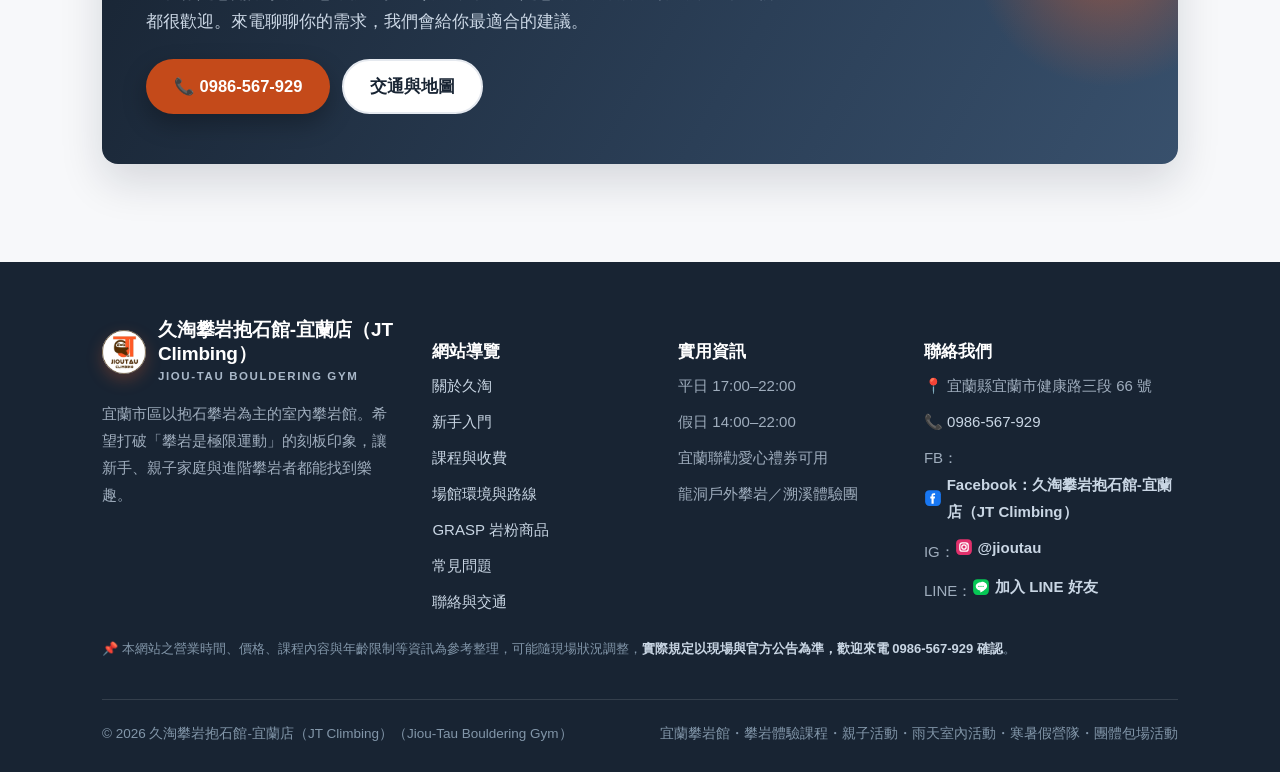
<file: about.html>
<!DOCTYPE html>
<html lang="zh-Hant">
<head>
<meta charset="UTF-8">
  <!-- Google Search Console 網域擁有權驗證 -->
  <meta name="google-site-verification" content="obvkpHSzLsREqPERKW87H1T134n8YzZ9feBB6tMf308" />
  <!-- Google Analytics 4 (gtag.js) -->
  <script async src="https://www.googletagmanager.com/gtag/js?id=G-GY9TGT1QWM"></script>
  <script>
    window.dataLayer = window.dataLayer || [];
    function gtag(){dataLayer.push(arguments);}
    gtag('js', new Date());
    gtag('config', 'G-GY9TGT1QWM', {
      anonymize_ip: true,
      cookie_flags: 'SameSite=None;Secure'
    });
  </script>
<meta name="viewport" content="width=device-width, initial-scale=1.0">
<meta name="theme-color" content="#182433">
<title>關於久淘攀岩抱石館｜從冬山到宜蘭市，讓更多人認識攀岩</title>
<meta name="description" content="2022 年 7 月從冬山遷到宜蘭市，館長陳信豪與團隊持續以課程與競賽推廣在地攀岩運動，曾參與體育署「運動 i 台灣」推廣班。">
<meta name="keywords" content="久淘攀岩抱石館-宜蘭店（JT Climbing）,宜蘭攀岩館,宜蘭抱石,陳信豪,運動 i 台灣,宜蘭聯勸愛心店家">
<meta name="robots" content="index,follow,max-image-preview:large">
<link rel="canonical" href="https://jioutau.com/about.html">
<meta property="og:type" content="website">
<meta property="og:locale" content="zh_TW">
<meta property="og:site_name" content="久淘攀岩抱石館-宜蘭店（JT Climbing）">
<meta property="og:title" content="關於久淘攀岩抱石館-宜蘭店">
<meta property="og:description" content="2022 年 7 月從冬山遷到宜蘭市，館長陳信豪與團隊持續以課程與競賽推廣宜蘭在地攀岩運動。">
<meta property="og:url" content="https://jioutau.com/about.html">
<meta property="og:image" content="https://jioutau.com/images/wall.jpg">
<meta property="og:image:width" content="1168">
<meta property="og:image:height" content="880">
<meta property="og:image:alt" content="久淘攀岩抱石館-宜蘭店（JT Climbing）場館照片">
<meta name="twitter:image" content="https://jioutau.com/images/wall.jpg">
<meta name="twitter:image:alt" content="久淘攀岩抱石館-宜蘭店（JT Climbing）場館照片">
<meta name="twitter:card" content="summary_large_image">
<meta name="twitter:title" content="關於久淘攀岩抱石館-宜蘭店（JT Climbing）｜從冬山到宜蘭市，讓更多人認識攀岩">
<meta name="twitter:description" content="館長陳信豪與團隊持續以課程與競賽推廣宜蘭在地攀岩運動，曾參與體育署「運動 i 台灣計畫」推廣班。">
<meta name="twitter:url" content="https://jioutau.com/about.html">
<link rel="icon" href="/favicon.ico" sizes="any">
<link rel="icon" type="image/png" href="images/favicon.png">
<link rel="apple-touch-icon" href="images/favicon.png">
<link rel="stylesheet" href="styles.css">
<style>
/* ===== 久淘：「加入 LINE 好友」按鈕 ===== */
/* 選擇器加 header .nav a 前綴：styles.css 的 .nav a 權重較高，否則底色/圓角會被蓋掉 */
header .nav a.jt-line-btn{display:inline-flex;align-items:center;gap:8px;padding:9px 16px;border-radius:999px;background:#0A7A3A;color:#fff;font-size:14px;font-weight:700;line-height:1.4;text-decoration:none;white-space:nowrap;border:0;transition:background .16s ease}
header .nav a.jt-line-btn:hover{background:#08632F;color:#fff;text-decoration:none}
header .nav a.jt-line-btn:focus-visible{outline:3px solid #9BE6B8;outline-offset:3px}
header .nav a.jt-line-btn svg{width:18px;height:18px;flex:0 0 auto;display:block}
/* 非導覽列情境（內文、頁尾）的基礎樣式 */
a.jt-line-btn{display:inline-flex;align-items:center;gap:8px;padding:9px 16px;border-radius:999px;background:#0A7A3A;color:#fff;font-size:14px;font-weight:700;line-height:1.4;text-decoration:none;white-space:nowrap;border:0;transition:background .16s ease}
a.jt-line-btn:hover{background:#08632F;color:#fff;text-decoration:none}
a.jt-line-btn:focus-visible{outline:3px solid #9BE6B8;outline-offset:3px}
a.jt-line-btn svg{width:18px;height:18px;flex:0 0 auto;display:block}
/* 大尺寸版：內文與頁尾 */
a.jt-line-btn--lg{padding:12px 22px;font-size:15px}
a.jt-line-btn--lg svg{width:20px;height:20px}
/* ===== 品牌原色版：FAQ 內文與頁尾（#06C755 綠底白字，規格依參考圖量測） ===== */
a.jt-line-btn.jt-line-btn--brand,
.site-footer a.jt-line-btn.jt-line-btn--brand{display:inline-flex;align-items:center;gap:10px;padding:16px 28px;border-radius:999px;background:#04833c;color:#fff;font-size:16px;font-weight:700;line-height:1.4;text-decoration:none;white-space:nowrap;border:0;vertical-align:middle;box-shadow:0 6px 16px rgba(4,131,60,.30);transition:background .16s ease,box-shadow .16s ease}
a.jt-line-btn.jt-line-btn--brand:hover,
.site-footer a.jt-line-btn.jt-line-btn--brand:hover{background:#036b31;color:#fff;text-decoration:none;box-shadow:0 8px 20px rgba(4,131,60,.36)}
a.jt-line-btn.jt-line-btn--brand:focus-visible,
.site-footer a.jt-line-btn.jt-line-btn--brand:focus-visible{outline:3px solid #0A7A3A;outline-offset:3px}
a.jt-line-btn.jt-line-btn--brand svg,
.site-footer a.jt-line-btn.jt-line-btn--brand svg{width:22px;height:22px;flex:0 0 auto;display:block}
/* 內文按鈕獨立成行 */
.faq-line-cta{margin:14px 0 0}
/* ===== FAQ「建議加入官方 LINE」該句：句子與按鈕同一行 ===== */
/* flex + align-items:center，讓文字與按鈕垂直居中對齊（不用 baseline，避免按鈕往下墜） */
.faq-line-inline{display:flex;flex-wrap:wrap;align-items:center;gap:10px 14px;margin:0 0 0}
.faq-line-inline .jt-line-btn{margin-left:0}
/* 桌機／平板：句子強制單行，按鈕緊接在後 */
@media(min-width:769px){
  .faq-line-inline{flex-wrap:nowrap}
  .faq-line-inline .faq-line-text{white-space:nowrap}
}
/* 手機：句子自然換行、按鈕換到下一行，不會橫向溢出 */
@media(max-width:768px){
  .faq-line-inline .faq-line-text{white-space:normal}
}
/* ===== 移除電話 CTA 後：讓「加入 LINE 好友」站回原本電話按鈕的位置（導覽列最右） ===== */
/* 只在桌機寬度生效；1164px 以下維持原本換行行為，不動 header 寬度與收合斷點 */
@media(min-width:1165px){
  header .nav{gap:0;flex-wrap:nowrap}
  header .nav a{padding-left:8px;padding-right:8px}
  header .nav a.jt-line-btn{padding-left:16px;padding-right:16px}
}
/* 手機底部固定列：原本電話 CTA 的位置改放 LINE */
.mobile-bar .m-line-cta{background:#04833c;color:#fff}
</style>
</head>
<body>
<a class="skip" href="#main">跳至主要內容</a>

<div class="topbar">
  <div class="wrap">
    <span>📍 宜蘭市健康路三段 66 號（新月廣場走路 3 分鐘）</span>
    <span>🕔 平日 17:00–22:00／假日 14:00–22:00　📞 <a href="tel:+886986567929">0986-567-929</a></span>
  </div>
</div>

<header class="site-header">
  <div class="wrap">
    <a class="brand" href="index.html">
      <img class="brand-mark" src="images/logo.jpg" alt="久淘攀岩抱石館-宜蘭店（JT Climbing） LOGO" width="44" height="44">
      <span class="brand-txt">
        <strong>久淘攀岩抱石館-宜蘭店（JT Climbing）</strong>
        <small>Jiou-Tau Bouldering Gym</small>
      </span>
    </a>
    <button class="menu-toggle" id="menuToggle" aria-expanded="false" aria-controls="siteNav">選單 ☰</button>
    <nav class="nav" id="siteNav" aria-label="主選單">
      <a href="index.html">首頁</a>
      <a href="about.html" aria-current="page">關於久淘</a>
      <a href="beginner.html">新手入門</a>
      <a href="courses.html">課程與收費</a>
      <a href="gym.html">場館環境</a>
      <a href="grasp.html">GRASP 岩粉</a>
      <a href="faq.html">常見問題</a>
      <a href="contact.html">聯絡與交通</a>
      <a class="jt-line-btn" href="https://line.me/R/ti/p/@388pchth" target="_blank" rel="noopener noreferrer"><svg viewBox="0 0 24 24" aria-hidden="true" focusable="false">
          <rect x="2" y="2" width="20" height="20" rx="5.4" fill="#06C755"/>
          <path d="M12 5.9c-3.72 0-6.73 2.4-6.73 5.36 0 2.66 2.28 4.88 5.35 5.31.21.03.5.1.58.24.06.12.04.32.02.44l-.23 1.11c-.06.29-.21.98.86.53 1.08-.45 5.67-3.33 7.11-5.46.58-.83.82-1.67.82-2.5 0-2.96-3.01-5.36-6.73-5.36z" fill="#fff"/>
          <circle cx="9.3" cy="11.3" r=".82" fill="#06C755"/><circle cx="12" cy="11.3" r=".82" fill="#06C755"/><circle cx="14.7" cy="11.3" r=".82" fill="#06C755"/>
        </svg><span>加入 LINE 好友</span></a>
    </nav>
  </div>
</header>

<section class="hero hero-page" style="position:relative">
  <img class="hero-img" src="images/wall.jpg" alt="久淘攀岩抱石館-宜蘭店（JT Climbing）挑高的木質抱石岩牆，牆面佈滿彩色岩點，一旁落地窗引入自然光" width="1168" height="880">
  <div class="hero-inner">
    <div class="wrap">
      <nav class="crumbs" aria-label="麵包屑" style="padding-top:0;color:#93a3b5">
        <a href="index.html" style="color:#c9d6e4">首頁</a><span>／</span>關於久淘
      </nav>
      <span class="hero-eyebrow" style="margin-top:18px">About Jiou-Tau</span>
      <h1>關於久淘：<em>讓更多人認識攀岩</em></h1>
      <p class="lead">「久淘」的初衷很簡單——讓更多人認識攀岩運動。我們相信，攀岩不該只是極限運動的代名詞，而是一種大人小孩都能享受的生活方式。</p>
    </div>
  </div>
</section>

<main id="main">

  <section>
    <div class="wrap">
      <div class="split">
        <div>
          <p class="sec-kicker">Our Story</p>
          <h2>深耕宜蘭，穩定發展</h2>
          <p>久淘攀岩抱石館-宜蘭店（JT Climbing）從2018年10月承接宜蘭運動中心攀岩場開始，我們不斷以<strong>推廣攀岩運動</strong>為己任，經過冬山、宜蘭復興店到目前的宜蘭健康店，
          我們希望攀岩可以更靠近大家的生活圈，現在你下班、下課順路就能來，假日逛完新月廣場也能走過來動一動。</p>

          <p>場館以<strong>抱石攀岩</strong>為主，設有不同難度的攀爬路線，不論是第一次體驗的新手、親子家庭，還是想挑戰自己的攀岩愛好者，都能在這裡找到屬於自己的樂趣。</p>
          <div class="pill-row">
            <span class="pill hot">特色攀岩抱石運動</span>
            <span class="pill hot">近新月廣場</span>
            <span class="pill hot">親子互動體驗課程</span>
          </div>
        </div>
        <figure class="split-media">
          <img src="images/community.jpg" alt="久淘攀岩抱石館-宜蘭店（JT Climbing）的學員與工作人員團體合照，氣氛熱絡" width="1476" height="1109" loading="lazy">
          <figcaption>岩友之間互相加油、一起解題，是岩館最迷人的風景。</figcaption>
        </figure>
      </div>
    </div>
  </section>

  <section class="alt">
    <div class="wrap">
      <div class="sec-head">
        <p class="sec-kicker">What We Believe</p>
        <h2>我們想做的不只是一間岩館</h2>
        <p class="lead">推廣在地攀岩運動，是久淘一直放在心上的事。</p>
      </div>
      <div class="grid g3">
        <div class="card">
          <div class="card-ico" aria-hidden="true">🏃</div>
          <h3>持續推廣在地攀岩</h3>
          <p>我們以課程與競賽持續推廣宜蘭的攀岩運動，希望讓這項運動在宜蘭扎根得更深，也讓更多人有機會站上岩牆。</p>
        </div>
        <div class="card">
          <div class="card-ico teal" aria-hidden="true">🇹🇼</div>
          <h3>推廣運動課程</h3>
          <p>透過舉辦體育署「運動 i 台灣計畫」的攀岩運動能力推廣班、攀岩運動樂齡班，把攀岩帶給更多平常沒有機會接觸的民眾。</p>
          <p>透過舉辦社會處[久淘攀岩小衛星計畫]，讓更多弱勢家庭的小孩可以有機會每週固定來練習攀岩抱石運動。</p>
        </div>
        <div class="card">
          <div class="card-ico navy" aria-hidden="true">💚</div>
          <h3>宜蘭聯勸愛心店家</h3>
          <p>我們也是宜蘭縣社會福利聯合勸募基金會的愛心店家。持有宜蘭聯勸愛心禮券的朋友，可以到久淘使用禮券消費，讓愛心禮券不只是生活上的支持，更能成為培養興趣、親子同樂與體驗運動的機會。</p>
        </div>
      
      </div>
    </div>
  </section>

  <section>
    <div class="wrap">
      <div class="split rev">
        <div>
          <p class="sec-kicker">Our Team</p>
          <h2>館長陳信豪與教練團隊</h2>
          <p>久淘由館長<strong>陳信豪</strong>與教練團隊一起經營。我們的教練熟悉新手教學與兒童教學，知道怎麼把「看起來很難」的動作，拆解成你做得到的步驟。</p>
          <p>在岩館裡，你常會看到教練蹲下來跟小朋友講話、耐心等著一位新手重新站上起攀點；也會看到他們陪著進階岩友研究一條路線的 beta（解法），一試再試。</p>
          <p>我們最喜歡看到的畫面，是有人第一次爬完一條路線後，下來和每個現場的朋友擊拳的瞬間。</p>
          <div class="btn-row">
            <a class="btn btn-primary" href="courses.html">看課程與收費</a>
            <a class="btn btn-ghost" href="contact.html">聯絡我們</a>
          </div>
        </div>
        <figure class="split-media">
          <img src="images/coach.jpg" alt="攀岩者在木質抱石牆上練習，同伴在場邊觀看與交流" width="1280" height="720" loading="lazy">
          <figcaption>教練會依你的程度調整教學節奏。</figcaption>
        </figure>
      </div>
    </div>
  </section>

  <section class="alt">
    <div class="wrap">
      <div class="sec-head center">
        <p class="sec-kicker">Milestones</p>
        <h2>久淘的幾個重要時刻</h2>
      </div>
      <div class="table-scroll">
        <table>
          <caption class="skip">久淘攀岩抱石館-宜蘭店（JT Climbing）重要歷程</caption>
          <thead>
            <tr><th scope="col">時間</th><th scope="col">事件</th></tr>
          </thead>
          <tbody>
            <tr><td>2018 - 2019</td><td>承接宜蘭運動中心攀岩場，開始在地推動攀岩運動課程，讓更多人接觸攀岩運動，開始訓練宜蘭在地選手。</td></tr>
            <tr><td>2020 - 2021</td><td>在宜蘭冬山開設第一間久淘攀岩抱石館-宜蘭店（JT Climbing），成立宜蘭縣體育會攀岩委員會，
                                     <p>開始承辦 "運動i台灣計畫-攀岩運動推廣班" ，開始舉辦 "淘氣盃" 攀岩趣味賽，開始舉辦 "全國攀岩抱石巡迴賽-東部久淘場"。</p></td></tr>
            <tr><td>2022 - 2023</td><td>遷址到宜蘭市復興店，舉辦各種攀岩講習，開始承辦"久淘攀岩小衛星計畫"</td></tr>
            <tr><td>2024 - 2026</td><td>遷址至宜蘭市健康店，分店久淘輔大店開店，收店</td> </tr>
 
            <tr><td>每年持續進行</td><td>寒、暑假營隊活動，常態兒童/幼兒團體課程，運動i台灣計畫-攀岩運動推廣班，淘氣盃攀岩趣味賽，久淘攀岩小衛星。</td></tr>
            <tr><td>不定期開團</td><td>龍洞戶外攀岩活動，南澳戶外抱石活動，溯溪體驗活動，歡迎團體預約。</td></tr>
          </tbody>
        </table>
      </div>
      <p class="muted">※ 以上歷程依公開資訊整理，細節與最新動態請以官方社群公告為準。</p>
    </div>
  </section>

  <section class="tight">
    <div class="wrap">
      <div class="cta">
        <div class="cta-inner">
          <h2>歡迎來久淘走走</h2>
          <p>不管你是想開始攀岩、想幫孩子找一項運動，或只是想來看看岩館長什麼樣子，我們都很歡迎。來電聊聊你的需求，我們會給你最適合的建議。</p>
          <div class="btn-row">
            <a class="btn btn-primary" href="tel:+886986567929">📞 0986-567-929</a>
            <a class="btn btn-ghost" href="contact.html">交通與地圖</a>
          </div>
        </div>
      </div>
    </div>
  </section>

</main>

<footer class="site-footer">
  <div class="wrap">
    <div class="foot-grid">
      <div>
        <a class="brand" href="index.html" style="margin-bottom:14px">
          <img class="brand-mark" src="images/logo.jpg" alt="久淘攀岩抱石館-宜蘭店（JT Climbing） LOGO" width="44" height="44">
          <span class="brand-txt">
            <strong>久淘攀岩抱石館-宜蘭店（JT Climbing）</strong>
            <small>Jiou-Tau Bouldering Gym</small>
          </span>
        </a>
        <p style="font-size:15px">宜蘭市區以抱石攀岩為主的室內攀岩館。希望打破「攀岩是極限運動」的刻板印象，讓新手、親子家庭與進階攀岩者都能找到樂趣。</p>
      </div>
      <div>
        <h3>網站導覽</h3>
        <ul>
          <li><a href="about.html">關於久淘</a></li>
          <li><a href="beginner.html">新手入門</a></li>
          <li><a href="courses.html">課程與收費</a></li>
          <li><a href="gym.html">場館環境與路線</a></li>
          <li><a href="grasp.html">GRASP 岩粉商品</a></li>
          <li><a href="faq.html">常見問題</a></li>
          <li><a href="contact.html">聯絡與交通</a></li>
        </ul>
      </div>
      <div>
        <h3>實用資訊</h3>
        <ul>
          <li>平日 17:00–22:00</li>
          <li>假日 14:00–22:00</li>
          <li>宜蘭聯勸愛心禮券可用</li>
          <li>龍洞戶外攀岩／溯溪體驗團</li>
        </ul>
      </div>
      <div>
        <h3>聯絡我們</h3>
        <ul>
          <li>📍 宜蘭縣宜蘭市健康路三段 66 號</li>
          <li>📞 <a href="tel:+886986567929">0986-567-929</a></li>
          <li>FB：<a href="https://www.facebook.com/jioutau.yilan" target="_blank" rel="noopener noreferrer" style="display:inline-flex;align-items:center;font-weight:750;color:#c9d6e4;text-decoration:none"><svg viewBox="0 0 24 24" width="18" height="18" aria-hidden="true" focusable="false" style="flex:0 0 auto;display:inline-block;vertical-align:-.19em;margin-right:.32em"><rect x="1.5" y="1.5" width="21" height="21" rx="5.6" fill="#1877F2"/><path d="M15.1 12.6h-2.2v7.1h-2.9v-7.1H8.4v-2.5h1.6V8.6c0-1.9 1.1-3 3.1-3 .9 0 1.7.1 1.7.1v2.2h-1.2c-1 0-1.3.5-1.3 1.1v1.1h2.4l-.3 2.5z" fill="#fff"/></svg>Facebook：久淘攀岩抱石館-宜蘭店（JT Climbing）</a></li>
          <li>IG：<a href="https://www.instagram.com/jioutau/" target="_blank" rel="noopener noreferrer" style="display:inline-flex;align-items:center;font-weight:750;color:#c9d6e4;text-decoration:none"><svg viewBox="0 0 24 24" width="18" height="18" aria-hidden="true" focusable="false" style="flex:0 0 auto;display:inline-block;vertical-align:-.19em;margin-right:.32em"><rect x="1.5" y="1.5" width="21" height="21" rx="5.6" fill="#E1306C"/><rect x="6.4" y="6.4" width="11.2" height="11.2" rx="3.4" fill="none" stroke="#fff" stroke-width="1.7"/><circle cx="12" cy="12" r="2.9" fill="none" stroke="#fff" stroke-width="1.7"/><circle cx="15.9" cy="8.1" r="1.05" fill="#fff"/></svg>@jioutau</a></li>
          <li>LINE：<a href="https://line.me/R/ti/p/@388pchth" target="_blank" rel="noopener noreferrer" style="display:inline-flex;align-items:center;font-weight:750;color:#c9d6e4;text-decoration:none"><svg viewBox="0 0 24 24" width="18" height="18" aria-hidden="true" focusable="false" style="flex:0 0 auto;display:inline-block;vertical-align:-.19em;margin-right:.32em"><rect x="1.5" y="1.5" width="21" height="21" rx="5.6" fill="#06C755"/><path d="M12 5.5c-3.87 0-7 2.5-7 5.6 0 2.77 2.37 5.1 5.57 5.55.22.03.52.11.6.25.07.13.05.33.02.46l-.24 1.16c-.06.3-.22 1.02.9.55 1.12-.47 5.9-3.48 7.4-5.7.6-.87.85-1.75.85-2.62 0-3.1-3.13-5.6-7-5.6z" fill="#fff"/><circle cx="9.2" cy="11.2" r=".85" fill="#06C755"/><circle cx="12" cy="11.2" r=".85" fill="#06C755"/><circle cx="14.8" cy="11.2" r=".85" fill="#06C755"/></svg>加入 LINE 好友</a></li>
        </ul>
      </div>
    </div>
    <p class="foot-note">📌 本網站之營業時間、價格、課程內容與年齡限制等資訊為參考整理，可能隨現場狀況調整，<strong style="color:#c9d6e4">實際規定以現場與官方公告為準，歡迎來電 0986-567-929 確認</strong>。</p>
    <div class="foot-bottom">
      <span>© 2026 久淘攀岩抱石館-宜蘭店（JT Climbing）（Jiou-Tau Bouldering Gym）</span>
      <span>宜蘭攀岩館・攀岩體驗課程・親子活動・雨天室內活動・寒暑假營隊・團體包場活動</span>
    </div>
  </div>
</footer>

<div class="mobile-bar">
  <a class="m-line-cta" href="https://line.me/R/ti/p/@388pchth" target="_blank" rel="noopener noreferrer">💬 加入 LINE 好友</a>
  <a class="m-line" href="courses.html">課程資訊</a>
  <a class="m-map" href="https://www.google.com/maps/search/?api=1&amp;query=%E5%AE%9C%E8%98%AD%E5%B8%82%E5%81%A5%E5%BA%B7%E8%B7%AF%E4%B8%89%E6%AE%B566%E8%99%9F" rel="noopener">🧭 導航</a>
</div>
<button class="to-top" id="toTop" aria-label="回到頁面頂端">↑</button>

<script>
(function(){
  var t=document.getElementById('menuToggle'),n=document.getElementById('siteNav');
  if(t&&n){t.addEventListener('click',function(){var o=n.classList.toggle('is-open');t.setAttribute('aria-expanded',o?'true':'false');});}
  var b=document.getElementById('toTop');
  if(b){
    window.addEventListener('scroll',function(){b.classList.toggle('show',window.scrollY>500);},{passive:true});
    b.addEventListener('click',function(){window.scrollTo({top:0,behavior:'smooth'});});
  }
})();
</script>
<!-- GA4 自訂事件：電話 / LINE / 社群 / 課程 CTA -->
<script>
(function(){
  function send(name, params){ if(typeof gtag === 'function'){ gtag('event', name, params || {}); } }
  document.addEventListener('DOMContentLoaded', function(){
    document.querySelectorAll('a[href^="tel:"]').forEach(function(a){
      a.addEventListener('click', function(){ send('click_phone', {link_url: a.getAttribute('href')}); });
    });
    document.querySelectorAll('a[href*="line.me"]').forEach(function(a){
      a.addEventListener('click', function(){ send('click_line', {link_url: a.getAttribute('href')}); });
    });
    document.querySelectorAll('a[href*="instagram.com"], a[href*="facebook.com"]').forEach(function(a){
      a.addEventListener('click', function(){
        var h = a.getAttribute('href') || '';
        var p = h.indexOf('instagram') > -1 ? 'instagram' : 'facebook';
        send('click_social', {platform: p, link_url: h});
      });
    });
    document.querySelectorAll('a[href*="courses.html"]').forEach(function(a){
      a.addEventListener('click', function(){
        send('click_course_cta', {link_text: (a.textContent || '').trim().slice(0, 60), link_url: a.getAttribute('href')});
      });
    });
  });
})();
</script>
</body>
</html>
</file>
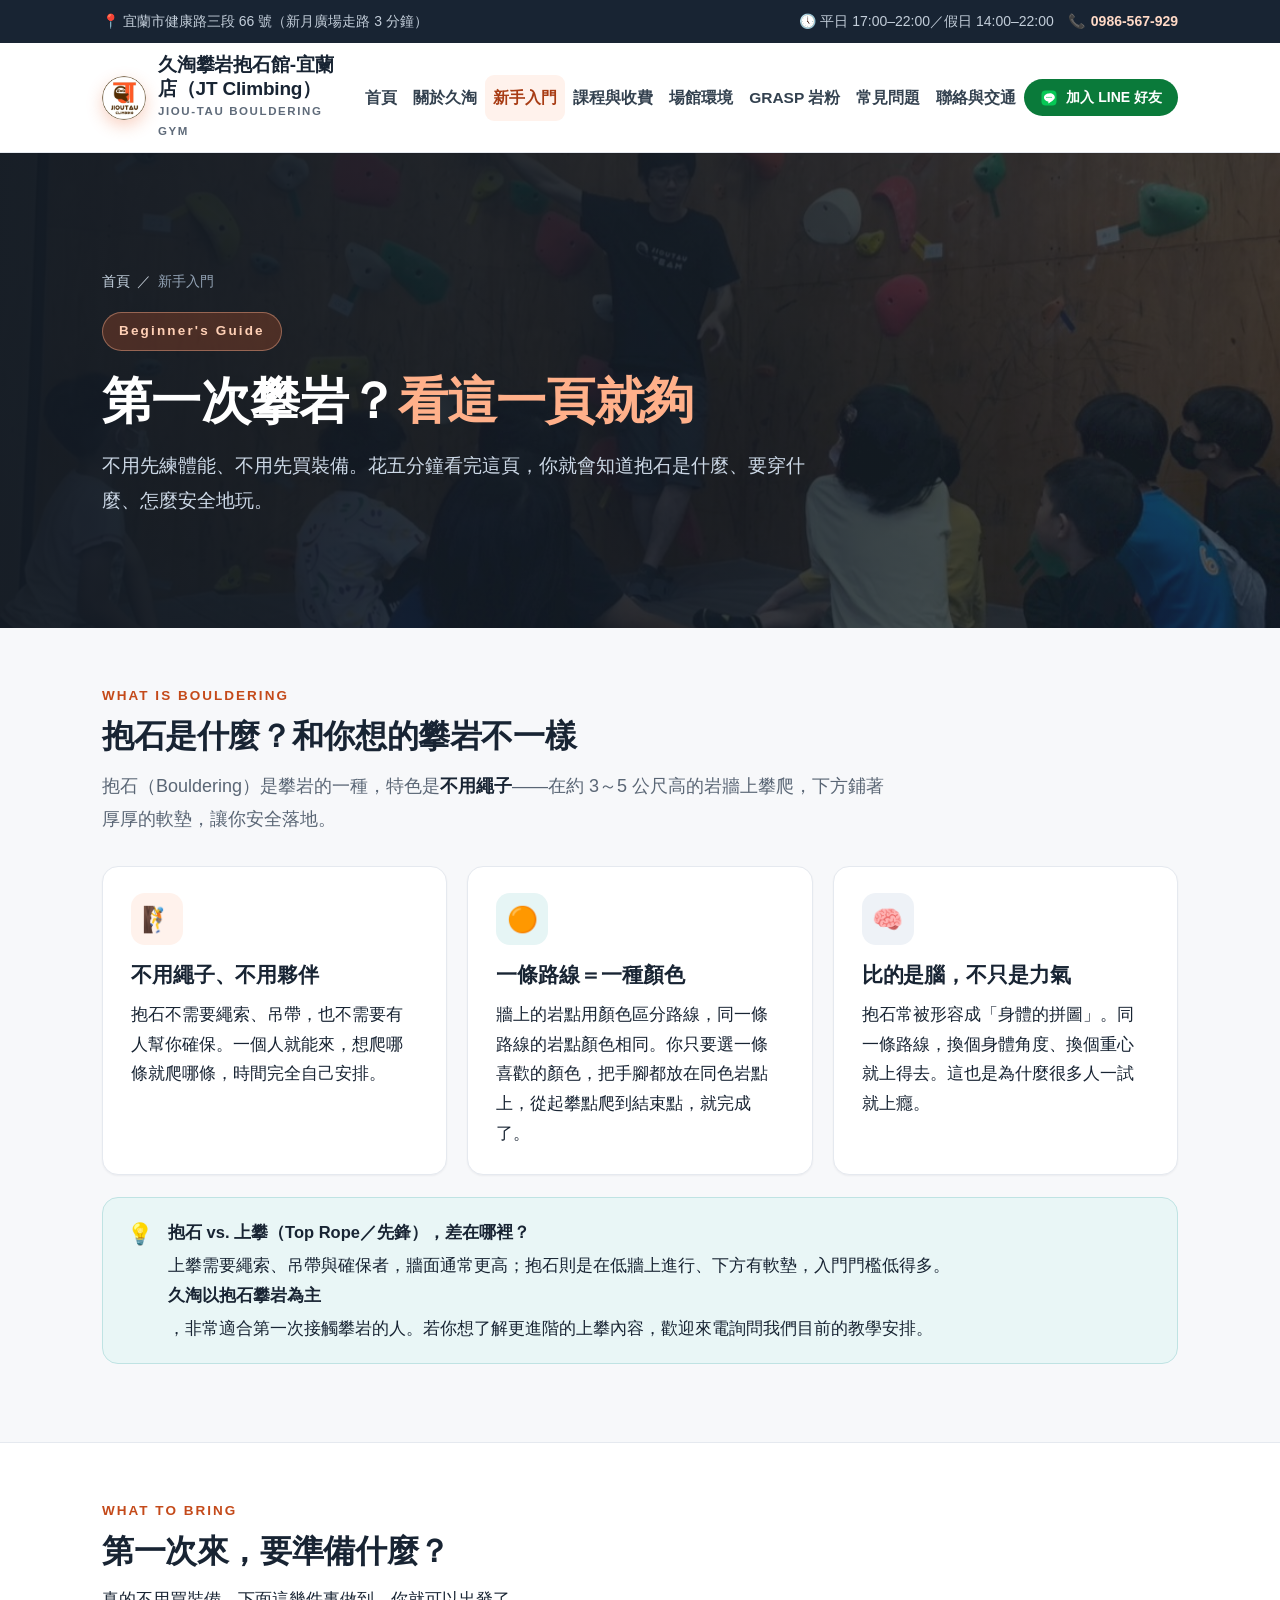
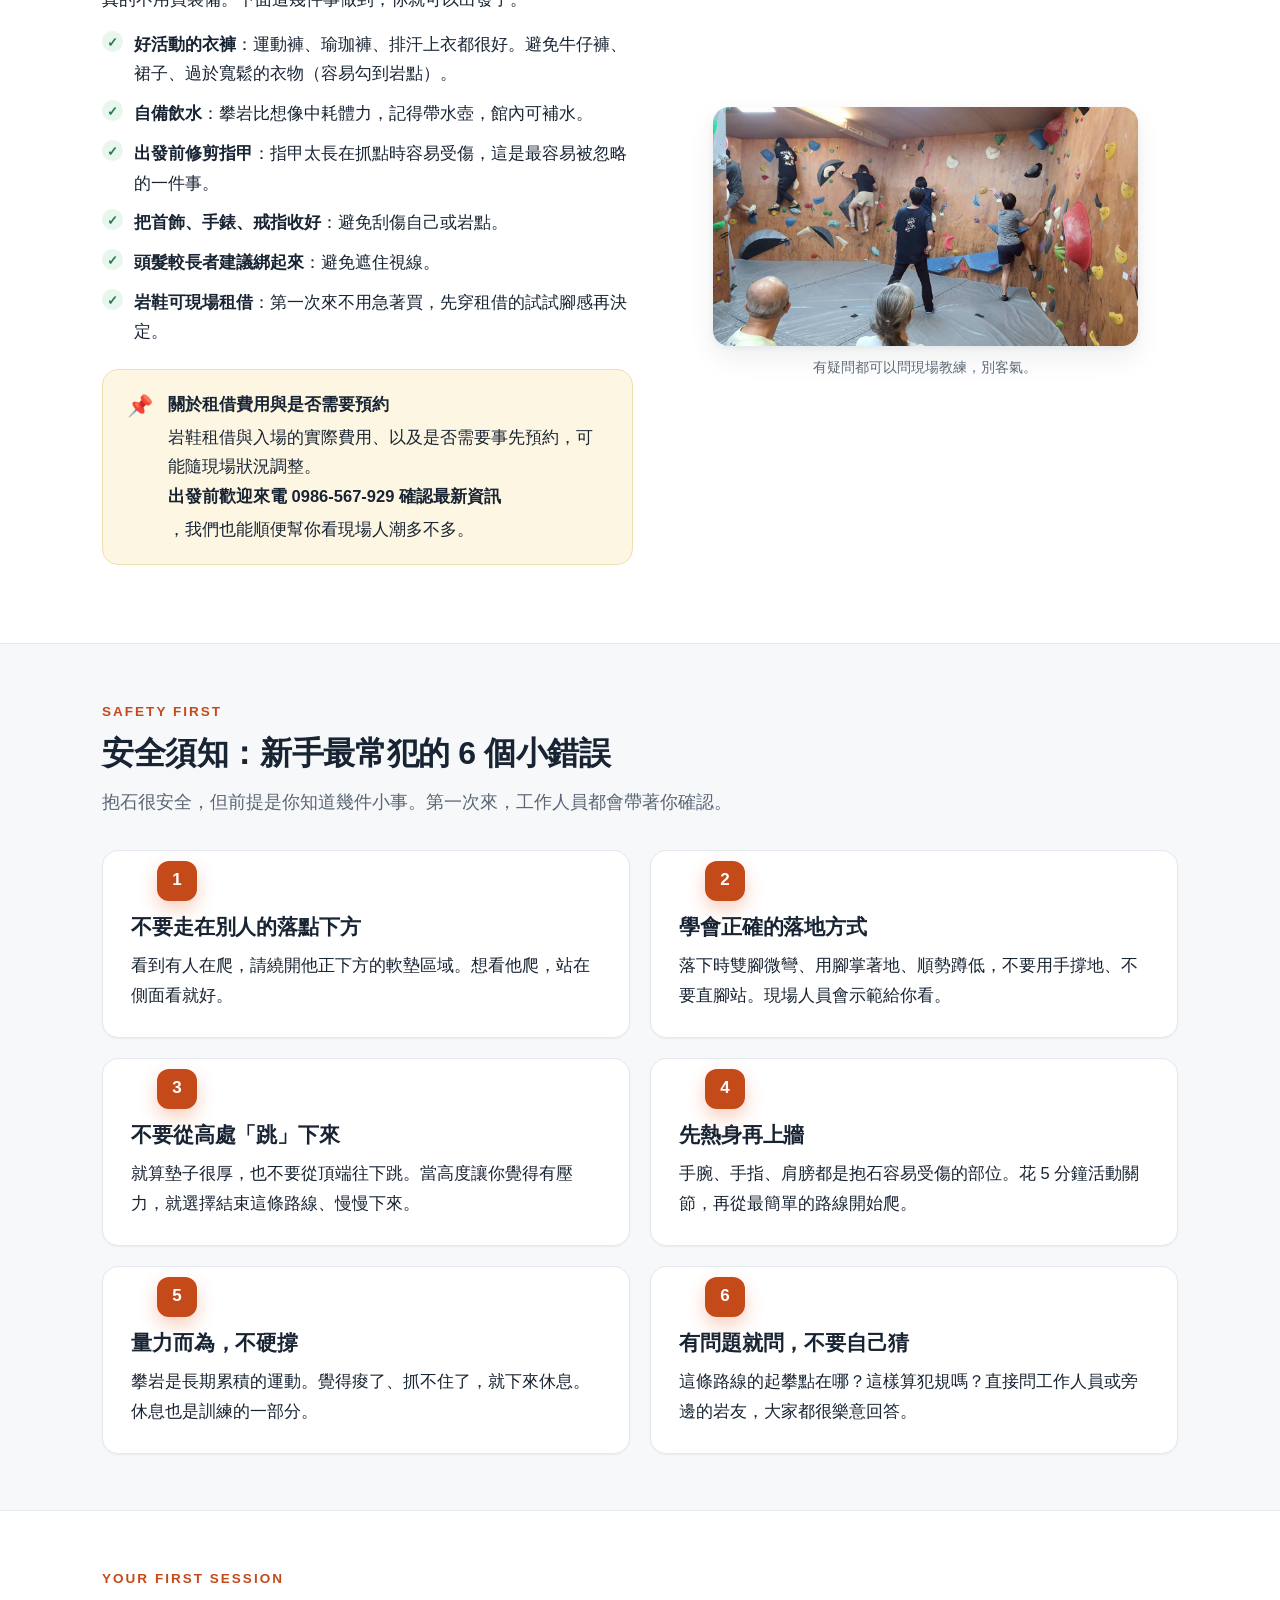
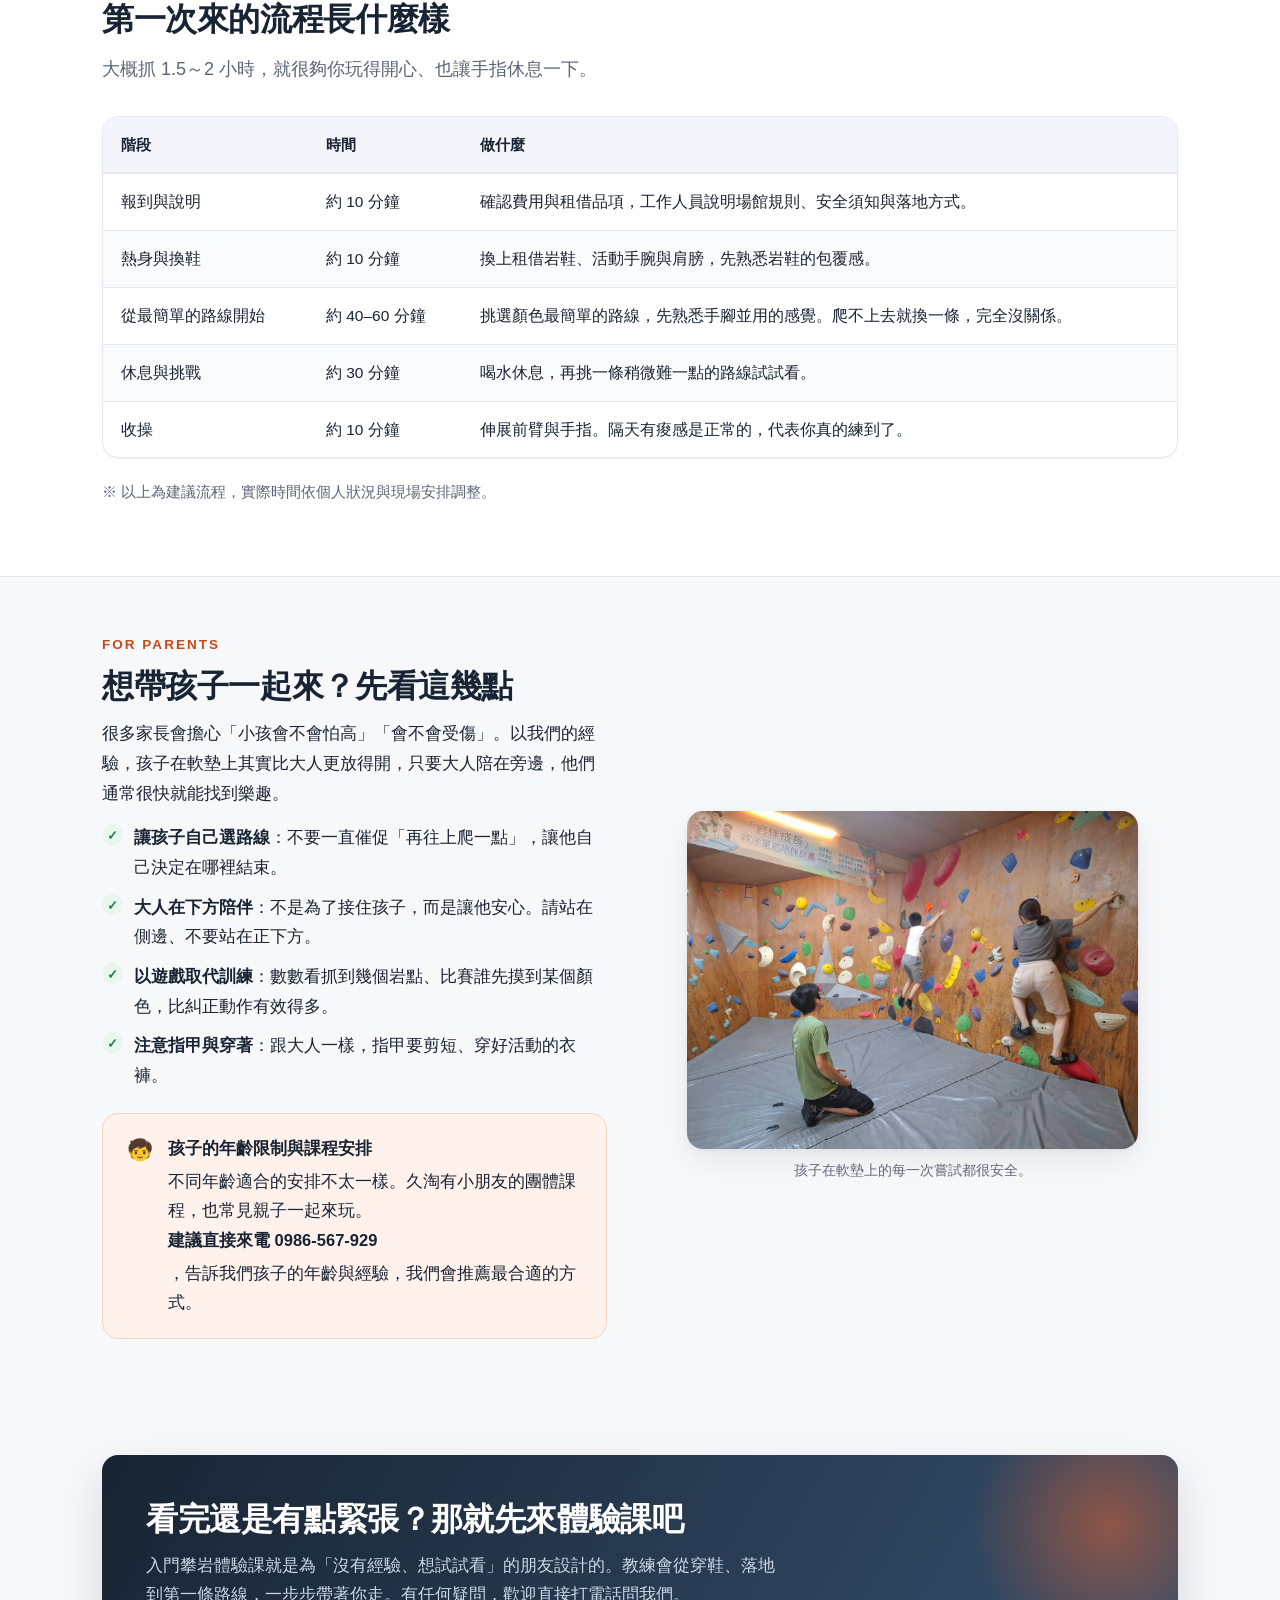
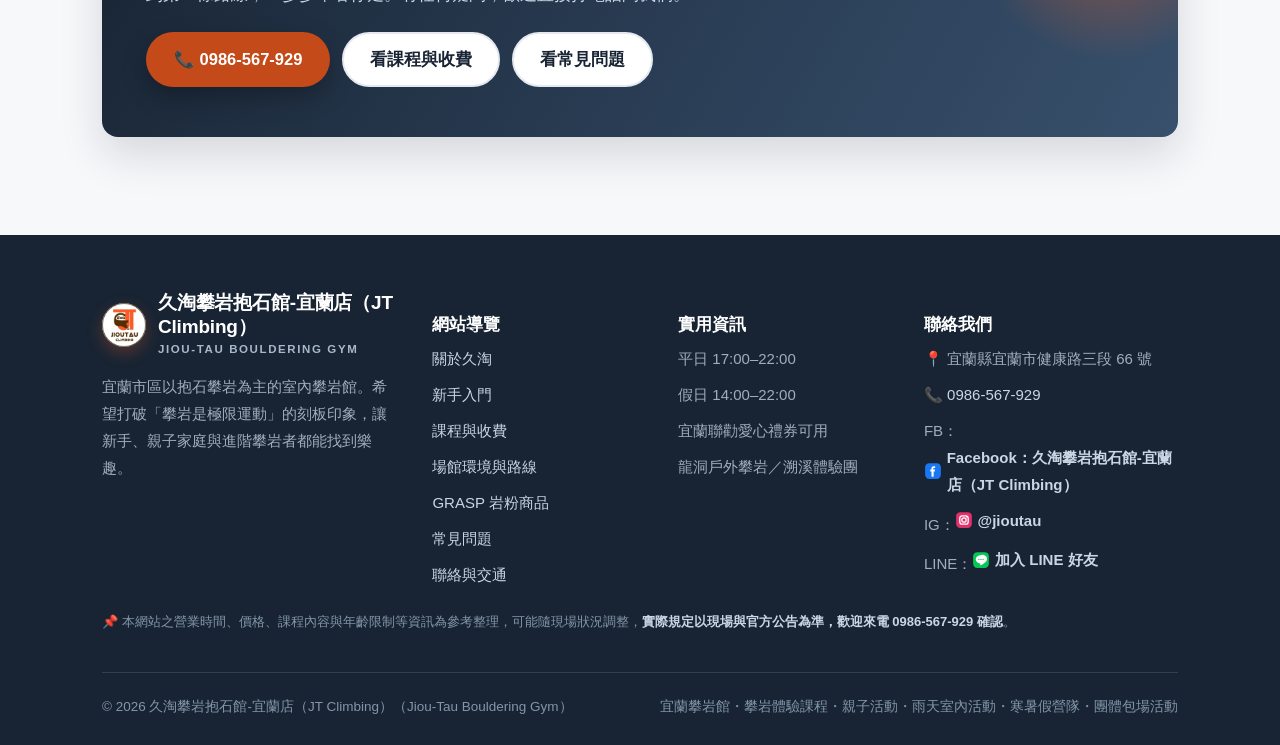
<file: beginner.html>
<!DOCTYPE html>
<html lang="zh-Hant">
<head>
<meta charset="UTF-8">
  <!-- Google Search Console 網域擁有權驗證 -->
  <meta name="google-site-verification" content="obvkpHSzLsREqPERKW87H1T134n8YzZ9feBB6tMf308" />
  <!-- Google Analytics 4 (gtag.js) -->
  <script async src="https://www.googletagmanager.com/gtag/js?id=G-GY9TGT1QWM"></script>
  <script>
    window.dataLayer = window.dataLayer || [];
    function gtag(){dataLayer.push(arguments);}
    gtag('js', new Date());
    gtag('config', 'G-GY9TGT1QWM', {
      anonymize_ip: true,
      cookie_flags: 'SameSite=None;Secure'
    });
  </script>
<meta name="viewport" content="width=device-width, initial-scale=1.0">
<meta name="theme-color" content="#182433">
<title>宜蘭新手攀岩入門指南｜抱石是什麼？第一次來要準備什麼</title>
<meta name="description" content="第一次攀岩該穿什麼？抱石和上攀有什麼不同？一次看懂抱石規則、著裝建議與安全須知，第一次到宜蘭攀岩就上手。">
<meta name="keywords" content="抱石是什麼,抱石要穿什麼,攀岩新手,宜蘭攀岩初體驗,攀岩安全須知,抱石規則,新手攀岩">
<meta name="robots" content="index,follow,max-image-preview:large">
<link rel="canonical" href="https://jioutau.com/beginner.html">
<meta property="og:type" content="article">
<meta property="og:locale" content="zh_TW">
<meta property="og:site_name" content="久淘攀岩抱石館-宜蘭店（JT Climbing）">
<meta property="og:title" content="新手攀岩入門指南｜抱石是什麼？第一次來要準備什麼">
<meta property="og:description" content="抱石規則、著裝建議與安全須知一次看懂，讓你第一次到宜蘭攀岩就上手。">
<meta property="og:url" content="https://jioutau.com/beginner.html">
<meta property="og:image" content="https://jioutau.com/images/wall.jpg">
<meta property="og:image:width" content="1168">
<meta property="og:image:height" content="880">
<meta property="og:image:alt" content="久淘攀岩抱石館-宜蘭店（JT Climbing）場館照片">
<meta name="twitter:image" content="https://jioutau.com/images/wall.jpg">
<meta name="twitter:image:alt" content="久淘攀岩抱石館-宜蘭店（JT Climbing）場館照片">
<meta name="twitter:card" content="summary_large_image">
<meta name="twitter:title" content="新手攀岩入門指南｜抱石是什麼？第一次來要準備什麼">
<meta name="twitter:description" content="抱石規則、著裝建議與安全須知一次看懂，讓你第一次到宜蘭攀岩就上手。">
<meta name="twitter:url" content="https://jioutau.com/beginner.html">
<link rel="icon" href="/favicon.ico" sizes="any">
<link rel="icon" type="image/png" href="images/favicon.png">
<link rel="apple-touch-icon" href="images/favicon.png">
<link rel="stylesheet" href="styles.css">
<style>
/* ===== 久淘：「加入 LINE 好友」按鈕 ===== */
/* 選擇器加 header .nav a 前綴：styles.css 的 .nav a 權重較高，否則底色/圓角會被蓋掉 */
header .nav a.jt-line-btn{display:inline-flex;align-items:center;gap:8px;padding:9px 16px;border-radius:999px;background:#0A7A3A;color:#fff;font-size:14px;font-weight:700;line-height:1.4;text-decoration:none;white-space:nowrap;border:0;transition:background .16s ease}
header .nav a.jt-line-btn:hover{background:#08632F;color:#fff;text-decoration:none}
header .nav a.jt-line-btn:focus-visible{outline:3px solid #9BE6B8;outline-offset:3px}
header .nav a.jt-line-btn svg{width:18px;height:18px;flex:0 0 auto;display:block}
/* 非導覽列情境（內文、頁尾）的基礎樣式 */
a.jt-line-btn{display:inline-flex;align-items:center;gap:8px;padding:9px 16px;border-radius:999px;background:#0A7A3A;color:#fff;font-size:14px;font-weight:700;line-height:1.4;text-decoration:none;white-space:nowrap;border:0;transition:background .16s ease}
a.jt-line-btn:hover{background:#08632F;color:#fff;text-decoration:none}
a.jt-line-btn:focus-visible{outline:3px solid #9BE6B8;outline-offset:3px}
a.jt-line-btn svg{width:18px;height:18px;flex:0 0 auto;display:block}
/* 大尺寸版：內文與頁尾 */
a.jt-line-btn--lg{padding:12px 22px;font-size:15px}
a.jt-line-btn--lg svg{width:20px;height:20px}
/* ===== 品牌原色版：FAQ 內文與頁尾（#06C755 綠底白字，規格依參考圖量測） ===== */
a.jt-line-btn.jt-line-btn--brand,
.site-footer a.jt-line-btn.jt-line-btn--brand{display:inline-flex;align-items:center;gap:10px;padding:16px 28px;border-radius:999px;background:#04833c;color:#fff;font-size:16px;font-weight:700;line-height:1.4;text-decoration:none;white-space:nowrap;border:0;vertical-align:middle;box-shadow:0 6px 16px rgba(4,131,60,.30);transition:background .16s ease,box-shadow .16s ease}
a.jt-line-btn.jt-line-btn--brand:hover,
.site-footer a.jt-line-btn.jt-line-btn--brand:hover{background:#036b31;color:#fff;text-decoration:none;box-shadow:0 8px 20px rgba(4,131,60,.36)}
a.jt-line-btn.jt-line-btn--brand:focus-visible,
.site-footer a.jt-line-btn.jt-line-btn--brand:focus-visible{outline:3px solid #0A7A3A;outline-offset:3px}
a.jt-line-btn.jt-line-btn--brand svg,
.site-footer a.jt-line-btn.jt-line-btn--brand svg{width:22px;height:22px;flex:0 0 auto;display:block}
/* 內文按鈕獨立成行 */
.faq-line-cta{margin:14px 0 0}
/* ===== FAQ「建議加入官方 LINE」該句：句子與按鈕同一行 ===== */
/* flex + align-items:center，讓文字與按鈕垂直居中對齊（不用 baseline，避免按鈕往下墜） */
.faq-line-inline{display:flex;flex-wrap:wrap;align-items:center;gap:10px 14px;margin:0 0 0}
.faq-line-inline .jt-line-btn{margin-left:0}
/* 桌機／平板：句子強制單行，按鈕緊接在後 */
@media(min-width:769px){
  .faq-line-inline{flex-wrap:nowrap}
  .faq-line-inline .faq-line-text{white-space:nowrap}
}
/* 手機：句子自然換行、按鈕換到下一行，不會橫向溢出 */
@media(max-width:768px){
  .faq-line-inline .faq-line-text{white-space:normal}
}
/* ===== 移除電話 CTA 後：讓「加入 LINE 好友」站回原本電話按鈕的位置（導覽列最右） ===== */
/* 只在桌機寬度生效；1164px 以下維持原本換行行為，不動 header 寬度與收合斷點 */
@media(min-width:1165px){
  header .nav{gap:0;flex-wrap:nowrap}
  header .nav a{padding-left:8px;padding-right:8px}
  header .nav a.jt-line-btn{padding-left:16px;padding-right:16px}
}
/* 手機底部固定列：原本電話 CTA 的位置改放 LINE */
.mobile-bar .m-line-cta{background:#04833c;color:#fff}
</style>
</head>
<body>
<a class="skip" href="#main">跳至主要內容</a>

<div class="topbar">
  <div class="wrap">
    <span>📍 宜蘭市健康路三段 66 號（新月廣場走路 3 分鐘）</span>
    <span>🕔 平日 17:00–22:00／假日 14:00–22:00　📞 <a href="tel:+886986567929">0986-567-929</a></span>
  </div>
</div>

<header class="site-header">
  <div class="wrap">
    <a class="brand" href="index.html">
      <img class="brand-mark" src="images/logo.jpg" alt="久淘攀岩抱石館-宜蘭店（JT Climbing） LOGO" width="44" height="44">
      <span class="brand-txt">
        <strong>久淘攀岩抱石館-宜蘭店（JT Climbing）</strong>
        <small>Jiou-Tau Bouldering Gym</small>
      </span>
    </a>
    <button class="menu-toggle" id="menuToggle" aria-expanded="false" aria-controls="siteNav">選單 ☰</button>
    <nav class="nav" id="siteNav" aria-label="主選單">
      <a href="index.html">首頁</a>
      <a href="about.html">關於久淘</a>
      <a href="beginner.html" aria-current="page">新手入門</a>
      <a href="courses.html">課程與收費</a>
      <a href="gym.html">場館環境</a>
      <a href="grasp.html">GRASP 岩粉</a>
      <a href="faq.html">常見問題</a>
      <a href="contact.html">聯絡與交通</a>
      <a class="jt-line-btn" href="https://line.me/R/ti/p/@388pchth" target="_blank" rel="noopener noreferrer"><svg viewBox="0 0 24 24" aria-hidden="true" focusable="false">
          <rect x="2" y="2" width="20" height="20" rx="5.4" fill="#06C755"/>
          <path d="M12 5.9c-3.72 0-6.73 2.4-6.73 5.36 0 2.66 2.28 4.88 5.35 5.31.21.03.5.1.58.24.06.12.04.32.02.44l-.23 1.11c-.06.29-.21.98.86.53 1.08-.45 5.67-3.33 7.11-5.46.58-.83.82-1.67.82-2.5 0-2.96-3.01-5.36-6.73-5.36z" fill="#fff"/>
          <circle cx="9.3" cy="11.3" r=".82" fill="#06C755"/><circle cx="12" cy="11.3" r=".82" fill="#06C755"/><circle cx="14.7" cy="11.3" r=".82" fill="#06C755"/>
        </svg><span>加入 LINE 好友</span></a>
    </nav>
  </div>
</header>

<section class="hero hero-page" style="position:relative">
  <img class="hero-img" src="images/beginner.jpg" alt="教練在抱石牆前向一群小朋友講解攀爬路線與安全事項" width="1140" height="856">
  <div class="hero-inner">
    <div class="wrap">
      <nav class="crumbs" aria-label="麵包屑" style="padding-top:0;color:#93a3b5">
        <a href="index.html" style="color:#c9d6e4">首頁</a><span>／</span>新手入門
      </nav>
      <span class="hero-eyebrow" style="margin-top:18px">Beginner's Guide</span>
      <h1>第一次攀岩？<em>看這一頁就夠</em></h1>
      <p class="lead">不用先練體能、不用先買裝備。花五分鐘看完這頁，你就會知道抱石是什麼、要穿什麼、怎麼安全地玩。</p>
    </div>
  </div>
</section>

<main id="main">

  <section>
    <div class="wrap">
      <div class="sec-head">
        <p class="sec-kicker">What is Bouldering</p>
        <h2>抱石是什麼？和你想的攀岩不一樣</h2>
        <p class="lead">抱石（Bouldering）是攀岩的一種，特色是<strong>不用繩子</strong>——在約 3～5 公尺高的岩牆上攀爬，下方鋪著厚厚的軟墊，讓你安全落地。</p>
      </div>
      <div class="grid g3">
        <div class="card">
          <div class="card-ico" aria-hidden="true">🧗</div>
          <h3>不用繩子、不用夥伴</h3>
          <p>抱石不需要繩索、吊帶，也不需要有人幫你確保。一個人就能來，想爬哪條就爬哪條，時間完全自己安排。</p>
        </div>
        <div class="card">
          <div class="card-ico teal" aria-hidden="true">🟠</div>
          <h3>一條路線＝一種顏色</h3>
          <p>牆上的岩點用顏色區分路線，同一條路線的岩點顏色相同。你只要選一條喜歡的顏色，把手腳都放在同色岩點上，從起攀點爬到結束點，就完成了。</p>
        </div>
        <div class="card">
          <div class="card-ico navy" aria-hidden="true">🧠</div>
          <h3>比的是腦，不只是力氣</h3>
          <p>抱石常被形容成「身體的拼圖」。同一條路線，換個身體角度、換個重心就上得去。這也是為什麼很多人一試就上癮。</p>
        </div>
      </div>
      <div class="callout c-info">
        <span class="ico" aria-hidden="true">💡</span>
        <div>
          <strong>抱石 vs. 上攀（Top Rope／先鋒），差在哪裡？</strong>
          <p>上攀需要繩索、吊帶與確保者，牆面通常更高；抱石則是在低牆上進行、下方有軟墊，入門門檻低得多。<strong>久淘以抱石攀岩為主</strong>，非常適合第一次接觸攀岩的人。若你想了解更進階的上攀內容，歡迎來電詢問我們目前的教學安排。</p>
        </div>
      </div>
    </div>
  </section>

  <section class="alt">
    <div class="wrap">
      <div class="split">
        <div>
          <p class="sec-kicker">What to Bring</p>
          <h2>第一次來，要準備什麼？</h2>
          <p>真的不用買裝備。下面這幾件事做到，你就可以出發了。</p>
          <ul class="checklist">
            <li><strong>好活動的衣褲</strong>：運動褲、瑜珈褲、排汗上衣都很好。避免牛仔褲、裙子、過於寬鬆的衣物（容易勾到岩點）。</li>
            <li><strong>自備飲水</strong>：攀岩比想像中耗體力，記得帶水壺，館內可補水。</li>
            <li><strong>出發前修剪指甲</strong>：指甲太長在抓點時容易受傷，這是最容易被忽略的一件事。</li>
            <li><strong>把首飾、手錶、戒指收好</strong>：避免刮傷自己或岩點。</li>
            <li><strong>頭髮較長者建議綁起來</strong>：避免遮住視線。</li>
            <li><strong>岩鞋可現場租借</strong>：第一次來不用急著買，先穿租借的試試腳感再決定。</li>
          </ul>
          <div class="callout c-warn">
            <span class="ico" aria-hidden="true">📌</span>
            <div>
              <strong>關於租借費用與是否需要預約</strong>
              <p>岩鞋租借與入場的實際費用、以及是否需要事先預約，可能隨現場狀況調整。<strong>出發前歡迎來電 0986-567-929 確認最新資訊</strong>，我們也能順便幫你看現場人潮多不多。</p>
            </div>
          </div>
        </div>
        <figure class="split-media">
          <img src="images/coach.jpg" alt="攀岩者在木質抱石牆上練習，同伴在場邊觀看與交流" width="1280" height="720" loading="lazy">
          <figcaption>有疑問都可以問現場教練，別客氣。</figcaption>
        </figure>
      </div>
    </div>
  </section>

  <section>
    <div class="wrap">
      <div class="sec-head">
        <p class="sec-kicker">Safety First</p>
        <h2>安全須知：新手最常犯的 6 個小錯誤</h2>
        <p class="lead">抱石很安全，但前提是你知道幾件小事。第一次來，工作人員都會帶著你確認。</p>
      </div>
      <div class="grid g2">
        <div class="card">
          <div class="num-card">
            <span class="n" aria-hidden="true">1</span>
            <h3 style="margin-top:6px">不要走在別人的落點下方</h3>
            <p>看到有人在爬，請繞開他正下方的軟墊區域。想看他爬，站在側面看就好。</p>
          </div>
        </div>
        <div class="card">
          <div class="num-card">
            <span class="n" aria-hidden="true">2</span>
            <h3 style="margin-top:6px">學會正確的落地方式</h3>
            <p>落下時雙腳微彎、用腳掌著地、順勢蹲低，不要用手撐地、不要直腳站。現場人員會示範給你看。</p>
          </div>
        </div>
        <div class="card">
          <div class="num-card">
            <span class="n" aria-hidden="true">3</span>
            <h3 style="margin-top:6px">不要從高處「跳」下來</h3>
            <p>就算墊子很厚，也不要從頂端往下跳。當高度讓你覺得有壓力，就選擇結束這條路線、慢慢下來。</p>
          </div>
        </div>
        <div class="card">
          <div class="num-card">
            <span class="n" aria-hidden="true">4</span>
            <h3 style="margin-top:6px">先熱身再上牆</h3>
            <p>手腕、手指、肩膀都是抱石容易受傷的部位。花 5 分鐘活動關節，再從最簡單的路線開始爬。</p>
          </div>
        </div>
        <div class="card">
          <div class="num-card">
            <span class="n" aria-hidden="true">5</span>
            <h3 style="margin-top:6px">量力而為，不硬撐</h3>
            <p>攀岩是長期累積的運動。覺得痠了、抓不住了，就下來休息。休息也是訓練的一部分。</p>
          </div>
        </div>
        <div class="card">
          <div class="num-card">
            <span class="n" aria-hidden="true">6</span>
            <h3 style="margin-top:6px">有問題就問，不要自己猜</h3>
            <p>這條路線的起攀點在哪？這樣算犯規嗎？直接問工作人員或旁邊的岩友，大家都很樂意回答。</p>
          </div>
        </div>
      </div>
    </div>
  </section>

  <section class="alt">
    <div class="wrap">
      <div class="sec-head">
        <p class="sec-kicker">Your First Session</p>
        <h2>第一次來的流程長什麼樣</h2>
        <p class="lead">大概抓 1.5～2 小時，就很夠你玩得開心、也讓手指休息一下。</p>
      </div>
      <div class="table-scroll">
        <table>
          <caption class="skip">第一次到久淘攀岩抱石館-宜蘭店（JT Climbing）的流程建議</caption>
          <thead>
            <tr><th scope="col">階段</th><th scope="col">時間</th><th scope="col">做什麼</th></tr>
          </thead>
          <tbody>
            <tr><td>報到與說明</td><td>約 10 分鐘</td><td>確認費用與租借品項，工作人員說明場館規則、安全須知與落地方式。</td></tr>
            <tr><td>熱身與換鞋</td><td>約 10 分鐘</td><td>換上租借岩鞋、活動手腕與肩膀，先熟悉岩鞋的包覆感。</td></tr>
            <tr><td>從最簡單的路線開始</td><td>約 40–60 分鐘</td><td>挑選顏色最簡單的路線，先熟悉手腳並用的感覺。爬不上去就換一條，完全沒關係。</td></tr>
            <tr><td>休息與挑戰</td><td>約 30 分鐘</td><td>喝水休息，再挑一條稍微難一點的路線試試看。</td></tr>
            <tr><td>收操</td><td>約 10 分鐘</td><td>伸展前臂與手指。隔天有痠感是正常的，代表你真的練到了。</td></tr>
          </tbody>
        </table>
      </div>
      <p class="muted">※ 以上為建議流程，實際時間依個人狀況與現場安排調整。</p>
    </div>
  </section>

  <section>
    <div class="wrap">
      <div class="split rev">
        <div>
          <p class="sec-kicker">For Parents</p>
          <h2>想帶孩子一起來？先看這幾點</h2>
          <p>很多家長會擔心「小孩會不會怕高」「會不會受傷」。以我們的經驗，孩子在軟墊上其實比大人更放得開，只要大人陪在旁邊，他們通常很快就能找到樂趣。</p>
          <ul class="checklist">
            <li><strong>讓孩子自己選路線</strong>：不要一直催促「再往上爬一點」，讓他自己決定在哪裡結束。</li>
            <li><strong>大人在下方陪伴</strong>：不是為了接住孩子，而是讓他安心。請站在側邊、不要站在正下方。</li>
            <li><strong>以遊戲取代訓練</strong>：數數看抓到幾個岩點、比賽誰先摸到某個顏色，比糾正動作有效得多。</li>
            <li><strong>注意指甲與穿著</strong>：跟大人一樣，指甲要剪短、穿好活動的衣褲。</li>
          </ul>
          <div class="callout c-tip">
            <span class="ico" aria-hidden="true">🧒</span>
            <div>
              <strong>孩子的年齡限制與課程安排</strong>
              <p>不同年齡適合的安排不太一樣。久淘有小朋友的團體課程，也常見親子一起來玩。<strong>建議直接來電 0986-567-929</strong>，告訴我們孩子的年齡與經驗，我們會推薦最合適的方式。</p>
            </div>
          </div>
        </div>
        <figure class="split-media">
          <img src="images/family.jpg" alt="家長陪伴孩子在室內抱石場攀爬，牆上掛著「岩伴成長」活動布條" width="1280" height="960" loading="lazy">
          <figcaption>孩子在軟墊上的每一次嘗試都很安全。</figcaption>
        </figure>
      </div>
    </div>
  </section>

  <section class="tight">
    <div class="wrap">
      <div class="cta">
        <div class="cta-inner">
          <h2>看完還是有點緊張？那就先來體驗課吧</h2>
          <p>入門攀岩體驗課就是為「沒有經驗、想試試看」的朋友設計的。教練會從穿鞋、落地到第一條路線，一步步帶著你走。有任何疑問，歡迎直接打電話問我們。</p>
          <div class="btn-row">
            <a class="btn btn-primary" href="tel:+886986567929">📞 0986-567-929</a>
            <a class="btn btn-ghost" href="courses.html">看課程與收費</a>
            <a class="btn btn-ghost" href="faq.html">看常見問題</a>
          </div>
        </div>
      </div>
    </div>
  </section>

</main>

<footer class="site-footer">
  <div class="wrap">
    <div class="foot-grid">
      <div>
        <a class="brand" href="index.html" style="margin-bottom:14px">
          <img class="brand-mark" src="images/logo.jpg" alt="久淘攀岩抱石館-宜蘭店（JT Climbing） LOGO" width="44" height="44">
          <span class="brand-txt">
            <strong>久淘攀岩抱石館-宜蘭店（JT Climbing）</strong>
            <small>Jiou-Tau Bouldering Gym</small>
          </span>
        </a>
        <p style="font-size:15px">宜蘭市區以抱石攀岩為主的室內攀岩館。希望打破「攀岩是極限運動」的刻板印象，讓新手、親子家庭與進階攀岩者都能找到樂趣。</p>
      </div>
      <div>
        <h3>網站導覽</h3>
        <ul>
          <li><a href="about.html">關於久淘</a></li>
          <li><a href="beginner.html">新手入門</a></li>
          <li><a href="courses.html">課程與收費</a></li>
          <li><a href="gym.html">場館環境與路線</a></li>
          <li><a href="grasp.html">GRASP 岩粉商品</a></li>
          <li><a href="faq.html">常見問題</a></li>
          <li><a href="contact.html">聯絡與交通</a></li>
        </ul>
      </div>
      <div>
        <h3>實用資訊</h3>
        <ul>
          <li>平日 17:00–22:00</li>
          <li>假日 14:00–22:00</li>
          <li>宜蘭聯勸愛心禮券可用</li>
          <li>龍洞戶外攀岩／溯溪體驗團</li>
        </ul>
      </div>
      <div>
        <h3>聯絡我們</h3>
        <ul>
          <li>📍 宜蘭縣宜蘭市健康路三段 66 號</li>
          <li>📞 <a href="tel:+886986567929">0986-567-929</a></li>
          <li>FB：<a href="https://www.facebook.com/jioutau.yilan" target="_blank" rel="noopener noreferrer" style="display:inline-flex;align-items:center;font-weight:750;color:#c9d6e4;text-decoration:none"><svg viewBox="0 0 24 24" width="18" height="18" aria-hidden="true" focusable="false" style="flex:0 0 auto;display:inline-block;vertical-align:-.19em;margin-right:.32em"><rect x="1.5" y="1.5" width="21" height="21" rx="5.6" fill="#1877F2"/><path d="M15.1 12.6h-2.2v7.1h-2.9v-7.1H8.4v-2.5h1.6V8.6c0-1.9 1.1-3 3.1-3 .9 0 1.7.1 1.7.1v2.2h-1.2c-1 0-1.3.5-1.3 1.1v1.1h2.4l-.3 2.5z" fill="#fff"/></svg>Facebook：久淘攀岩抱石館-宜蘭店（JT Climbing）</a></li>
          <li>IG：<a href="https://www.instagram.com/jioutau/" target="_blank" rel="noopener noreferrer" style="display:inline-flex;align-items:center;font-weight:750;color:#c9d6e4;text-decoration:none"><svg viewBox="0 0 24 24" width="18" height="18" aria-hidden="true" focusable="false" style="flex:0 0 auto;display:inline-block;vertical-align:-.19em;margin-right:.32em"><rect x="1.5" y="1.5" width="21" height="21" rx="5.6" fill="#E1306C"/><rect x="6.4" y="6.4" width="11.2" height="11.2" rx="3.4" fill="none" stroke="#fff" stroke-width="1.7"/><circle cx="12" cy="12" r="2.9" fill="none" stroke="#fff" stroke-width="1.7"/><circle cx="15.9" cy="8.1" r="1.05" fill="#fff"/></svg>@jioutau</a></li>
          <li>LINE：<a href="https://line.me/R/ti/p/@388pchth" target="_blank" rel="noopener noreferrer" style="display:inline-flex;align-items:center;font-weight:750;color:#c9d6e4;text-decoration:none"><svg viewBox="0 0 24 24" width="18" height="18" aria-hidden="true" focusable="false" style="flex:0 0 auto;display:inline-block;vertical-align:-.19em;margin-right:.32em"><rect x="1.5" y="1.5" width="21" height="21" rx="5.6" fill="#06C755"/><path d="M12 5.5c-3.87 0-7 2.5-7 5.6 0 2.77 2.37 5.1 5.57 5.55.22.03.52.11.6.25.07.13.05.33.02.46l-.24 1.16c-.06.3-.22 1.02.9.55 1.12-.47 5.9-3.48 7.4-5.7.6-.87.85-1.75.85-2.62 0-3.1-3.13-5.6-7-5.6z" fill="#fff"/><circle cx="9.2" cy="11.2" r=".85" fill="#06C755"/><circle cx="12" cy="11.2" r=".85" fill="#06C755"/><circle cx="14.8" cy="11.2" r=".85" fill="#06C755"/></svg>加入 LINE 好友</a></li>
        </ul>
      </div>
    </div>
    <p class="foot-note">📌 本網站之營業時間、價格、課程內容與年齡限制等資訊為參考整理，可能隨現場狀況調整，<strong style="color:#c9d6e4">實際規定以現場與官方公告為準，歡迎來電 0986-567-929 確認</strong>。</p>
    <div class="foot-bottom">
      <span>© 2026 久淘攀岩抱石館-宜蘭店（JT Climbing）（Jiou-Tau Bouldering Gym）</span>
      <span>宜蘭攀岩館・攀岩體驗課程・親子活動・雨天室內活動・寒暑假營隊・團體包場活動</span>
    </div>
  </div>
</footer>

<div class="mobile-bar">
  <a class="m-line-cta" href="https://line.me/R/ti/p/@388pchth" target="_blank" rel="noopener noreferrer">💬 加入 LINE 好友</a>
  <a class="m-line" href="courses.html">課程資訊</a>
  <a class="m-map" href="https://www.google.com/maps/search/?api=1&amp;query=%E5%AE%9C%E8%98%AD%E5%B8%82%E5%81%A5%E5%BA%B7%E8%B7%AF%E4%B8%89%E6%AE%B566%E8%99%9F" rel="noopener">🧭 導航</a>
</div>
<button class="to-top" id="toTop" aria-label="回到頁面頂端">↑</button>

<script>
(function(){
  var t=document.getElementById('menuToggle'),n=document.getElementById('siteNav');
  if(t&&n){t.addEventListener('click',function(){var o=n.classList.toggle('is-open');t.setAttribute('aria-expanded',o?'true':'false');});}
  var b=document.getElementById('toTop');
  if(b){
    window.addEventListener('scroll',function(){b.classList.toggle('show',window.scrollY>500);},{passive:true});
    b.addEventListener('click',function(){window.scrollTo({top:0,behavior:'smooth'});});
  }
})();
</script>
<!-- GA4 自訂事件：電話 / LINE / 社群 / 課程 CTA -->
<script>
(function(){
  function send(name, params){ if(typeof gtag === 'function'){ gtag('event', name, params || {}); } }
  document.addEventListener('DOMContentLoaded', function(){
    document.querySelectorAll('a[href^="tel:"]').forEach(function(a){
      a.addEventListener('click', function(){ send('click_phone', {link_url: a.getAttribute('href')}); });
    });
    document.querySelectorAll('a[href*="line.me"]').forEach(function(a){
      a.addEventListener('click', function(){ send('click_line', {link_url: a.getAttribute('href')}); });
    });
    document.querySelectorAll('a[href*="instagram.com"], a[href*="facebook.com"]').forEach(function(a){
      a.addEventListener('click', function(){
        var h = a.getAttribute('href') || '';
        var p = h.indexOf('instagram') > -1 ? 'instagram' : 'facebook';
        send('click_social', {platform: p, link_url: h});
      });
    });
    document.querySelectorAll('a[href*="courses.html"]').forEach(function(a){
      a.addEventListener('click', function(){
        send('click_course_cta', {link_text: (a.textContent || '').trim().slice(0, 60), link_url: a.getAttribute('href')});
      });
    });
  });
})();
</script>
</body>
</html>
</file>
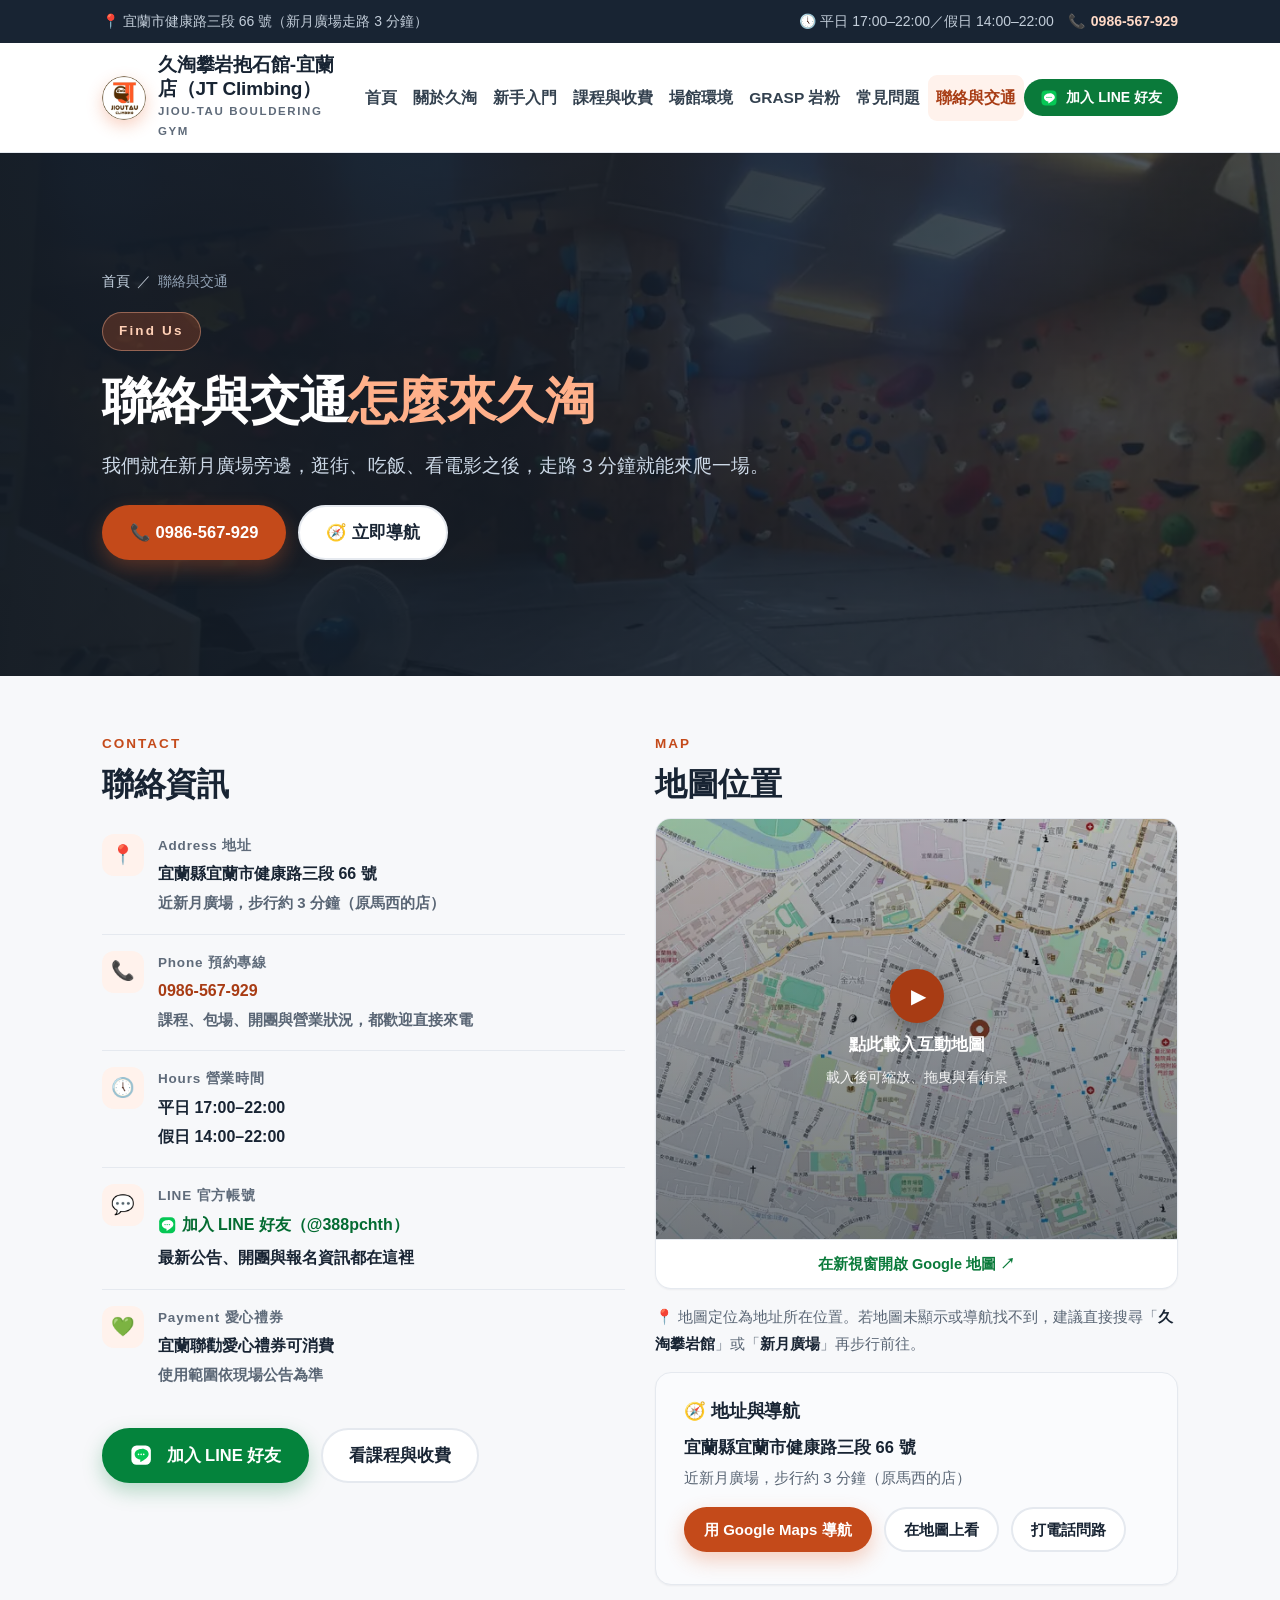
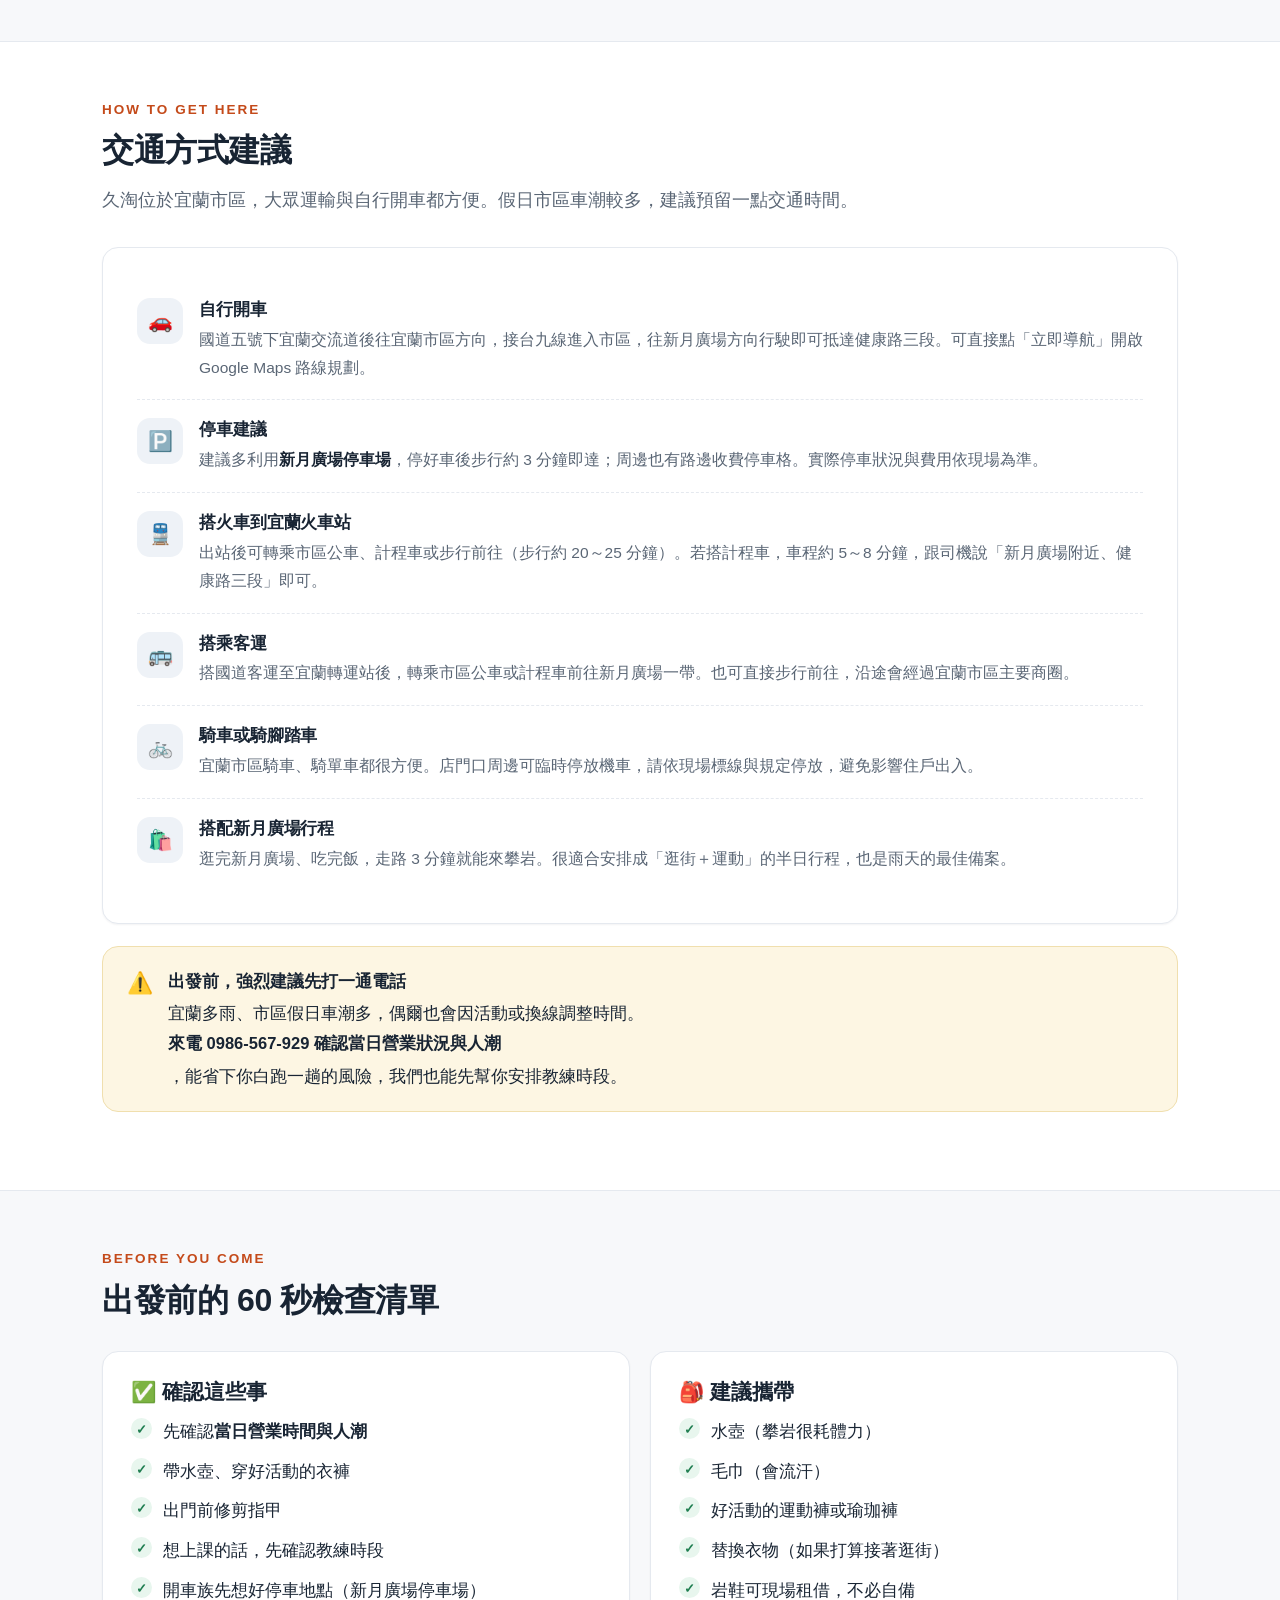
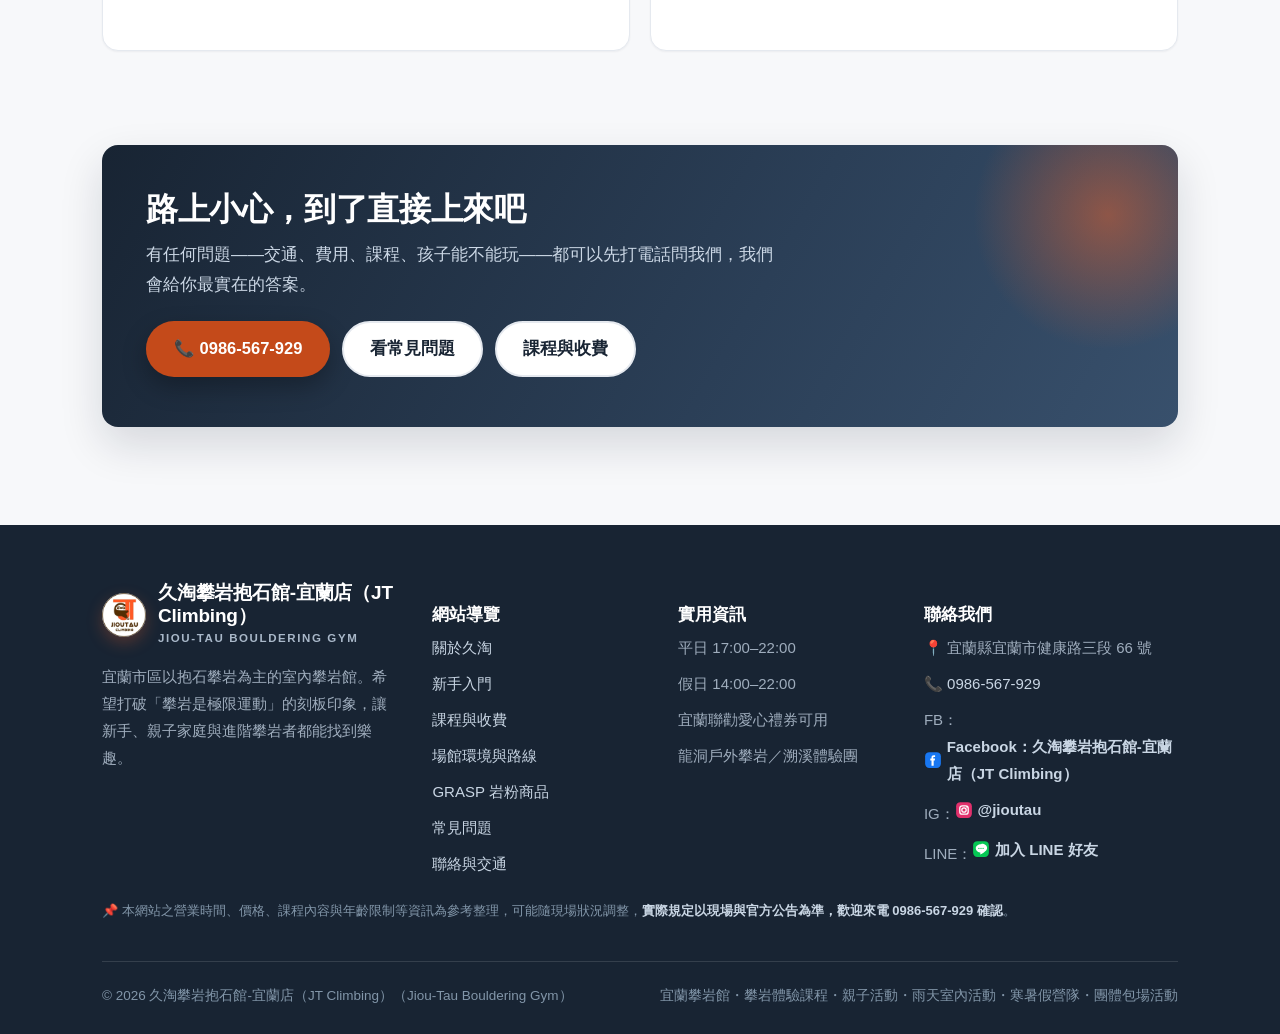
<file: contact.html>
<!DOCTYPE html>
<html lang="zh-Hant">
<head>
<meta charset="UTF-8">
  <!-- Google Search Console 網域擁有權驗證 -->
  <meta name="google-site-verification" content="obvkpHSzLsREqPERKW87H1T134n8YzZ9feBB6tMf308" />
  <!-- Google Analytics 4 (gtag.js) -->
  <script async src="https://www.googletagmanager.com/gtag/js?id=G-GY9TGT1QWM"></script>
  <script>
    window.dataLayer = window.dataLayer || [];
    function gtag(){dataLayer.push(arguments);}
    gtag('js', new Date());
    gtag('config', 'G-GY9TGT1QWM', {
      anonymize_ip: true,
      cookie_flags: 'SameSite=None;Secure'
    });
  </script>
<meta name="viewport" content="width=device-width, initial-scale=1.0">
<meta name="theme-color" content="#182433">
<title>宜蘭攀岩館交通｜近新月廣場・久淘攀岩抱石館-宜蘭店</title>
<meta name="description" content="宜蘭縣宜蘭市健康路三段 66 號，近新月廣場步行約 3 分鐘。附 Google 地圖、開車與停車建議、營業時間與電話 0986-567-929。">
<meta name="keywords" content="久淘攀岩抱石館-宜蘭店（JT Climbing）地址,宜蘭攀岩館怎麼去,新月廣場 攀岩,宜蘭市攀岩交通,健康路三段66號">
<meta name="robots" content="index,follow,max-image-preview:large">
<link rel="canonical" href="https://jioutau.com/contact.html">
<meta property="og:type" content="website">
<meta property="og:locale" content="zh_TW">
<meta property="og:site_name" content="久淘攀岩抱石館-宜蘭店（JT Climbing）">
<meta property="og:title" content="宜蘭攀岩館交通與聯絡｜近新月廣場">
<meta property="og:description" content="附 Google 地圖、交通與停車建議，以及電話與官方 LINE。近新月廣場步行約 3 分鐘。">
<meta property="og:url" content="https://jioutau.com/contact.html">
<meta property="og:image" content="https://jioutau.com/images/wall.jpg">
<meta property="og:image:width" content="1168">
<meta property="og:image:height" content="880">
<meta property="og:image:alt" content="久淘攀岩抱石館-宜蘭店（JT Climbing）場館照片">
<meta name="twitter:image" content="https://jioutau.com/images/wall.jpg">
<meta name="twitter:image:alt" content="久淘攀岩抱石館-宜蘭店（JT Climbing）場館照片">
<meta name="twitter:card" content="summary_large_image">
<meta name="twitter:title" content="聯絡與交通｜宜蘭市健康路三段66號・近新月廣場">
<meta name="twitter:description" content="附 Google 地圖、交通與停車建議，以及電話與官方 LINE。近新月廣場步行約 3 分鐘。">
<meta name="twitter:url" content="https://jioutau.com/contact.html">
<!-- 資源提示：Google 地圖改為互動後才載入，因此只先做 DNS 預解析（不建立連線、不佔主執行緒）。
     preconnect 於使用者滑鼠移入／聚焦地圖按鈕時才以 JS 動態注入，避免首屏成本。 -->
<link rel="dns-prefetch" href="https://www.google.com">
<link rel="dns-prefetch" href="https://maps.gstatic.com">
<link rel="dns-prefetch" href="https://maps.googleapis.com">
<!-- LCP 圖（hero）預先載入：WebP 版 48.9 KB，較原 JPG 134.5 KB 少 64% -->
<link rel="preload" as="image" href="images/hero.webp" type="image/webp" fetchpriority="high">
<link rel="stylesheet" href="styles.css">
<link rel="icon" href="/favicon.ico" sizes="any">
<link rel="icon" type="image/png" href="images/favicon.png">
<link rel="apple-touch-icon" href="images/favicon.png">
<style>
/* ===== 久淘：「加入 LINE 好友」按鈕（與 FAQ 頁同一套） ===== */
/* 選擇器加 header .nav a 前綴：styles.css 的 .nav a 權重較高，否則底色／圓角會被蓋掉 */
header .nav a.jt-line-btn{display:inline-flex;align-items:center;gap:8px;padding:9px 16px;border-radius:999px;background:#0A7A3A;color:#fff;font-size:14px;font-weight:700;line-height:1.4;text-decoration:none;white-space:nowrap;border:0;transition:background .16s ease}
header .nav a.jt-line-btn:hover{background:#08632F;color:#fff;text-decoration:none}
header .nav a.jt-line-btn:focus-visible{outline:3px solid #9BE6B8;outline-offset:3px}
header .nav a.jt-line-btn svg{width:18px;height:18px;flex:0 0 auto;display:block}
/* 非導覽列情境（頁尾）的基礎樣式 */
a.jt-line-btn{display:inline-flex;align-items:center;gap:8px;padding:9px 16px;border-radius:999px;background:#0A7A3A;color:#fff;font-size:14px;font-weight:700;line-height:1.4;text-decoration:none;white-space:nowrap;border:0;transition:background .16s ease}
a.jt-line-btn:hover{background:#08632F;color:#fff;text-decoration:none}
a.jt-line-btn:focus-visible{outline:3px solid #9BE6B8;outline-offset:3px}
a.jt-line-btn svg{width:18px;height:18px;flex:0 0 auto;display:block}
/* ===== 移除電話 CTA 後：讓「加入 LINE 好友」站回原本電話按鈕的位置（導覽列最右） ===== */
/* 只在桌機寬度生效；1164px 以下維持原本換行行為，不動 header 寬度與收合斷點 */
@media(min-width:1165px){
  header .nav{gap:0;flex-wrap:nowrap}
  header .nav a{padding-left:8px;padding-right:8px}
  header .nav a.jt-line-btn{padding-left:16px;padding-right:16px}
}
/* 手機底部固定列：原本電話 CTA 的位置改放 LINE */
.mobile-bar .m-line-cta{background:#04833c;color:#fff}
/* 手機底部固定列實測 97px，body 預留 103px，避免遮住頁尾最後一行 */
@media(max-width:900px){body{padding-bottom:103px}}
/* ===== 修正：styles.css 缺少 .line-ic / .line-link 規則 ===== */
/* 症狀：inline SVG 無 width/height → 撐成容器滿寬；.li-bg 無 fill → 預設黑色，變成巨大黑方塊 */
:root{--line-green:#04833c;--line-green-dark:#036b31;--line-green-ring:#04833c45;--line-brand:#06C755}
.line-ic{width:1.15em;height:1.15em;flex:0 0 auto;display:inline-block;vertical-align:-.19em;margin-right:.32em}
.line-ic .li-bg{fill:var(--line-brand)}
.line-ic .li-fg{fill:#fff}
.line-ic .li-dot{fill:var(--line-brand)}
.line-link{display:inline-flex;align-items:center;gap:0;font-weight:750;color:var(--line-green-dark);border-radius:6px;text-decoration:none;transition:color .15s ease}
.line-link:hover{color:var(--line-green);text-decoration:underline}
.line-link:focus-visible{outline:3px solid var(--line-green-ring);outline-offset:3px}
.site-footer .line-link{color:#7be8a6}
.site-footer .line-link:hover{color:#b6f5cc}
.info-list .tx a.line-link{color:var(--line-green-dark)}
.info-list .tx a.line-link:hover{color:var(--line-green)}
/* ===== 地圖延遲載入（click-to-load facade）===== */
/* hero 用 <picture> 包裝以提供 WebP，display:contents 讓絕對定位行為與原本完全一致 */
.hero picture{display:contents}
.map-facade{position:relative;background:#eef2f7}
.map-facade .map-card{
  display:block;width:100%;padding:0;margin:0;border:0;background:transparent;
  cursor:pointer;position:relative;line-height:0;
  font-family:inherit;-webkit-appearance:none;appearance:none;
}
.map-facade .map-static{
  width:100%;height:420px;object-fit:cover;display:block;
  filter:saturate(.92) brightness(1.02);
}
.map-facade .map-overlay{
  position:absolute;inset:0;display:flex;flex-direction:column;
  align-items:center;justify-content:center;gap:10px;
  background:linear-gradient(180deg,rgba(16,26,38,.30),rgba(16,26,38,.58));
  color:#fff;text-align:center;padding:24px;transition:background .18s ease;
}
.map-facade .map-card:hover .map-overlay,
.map-facade .map-card:focus-visible .map-overlay{background:linear-gradient(180deg,rgba(16,26,38,.20),rgba(16,26,38,.50))}
.map-facade .map-card:focus-visible{outline:3px solid #9BE6B8;outline-offset:3px}
.map-facade .map-play{
  width:54px;height:54px;border-radius:50%;background:#A83C14;color:#fff;
  display:grid;place-items:center;font-size:20px;line-height:1;
  box-shadow:0 6px 20px rgba(0,0,0,.28);padding-left:4px;
}
.map-facade .map-cta{font-size:17px;font-weight:800;line-height:1.45}
.map-facade .map-note{font-size:13.5px;font-weight:500;opacity:.92;line-height:1.5}
.map-facade .map-fallback{
  display:block;padding:11px 16px;text-align:center;font-size:14.5px;font-weight:700;
  color:#0A7A3A;background:#fff;border-top:1px solid var(--line);text-decoration:none;
}
.map-facade .map-fallback:hover{background:#f4f8f5;text-decoration:underline}
.map-facade.is-loading .map-overlay .map-cta::after{content:"…"}
.map-facade.is-loading .map-card{cursor:progress}
.map-facade.is-loaded .map-fallback{display:none}
.map-facade iframe{width:100%;height:420px;border:0;display:block;background:#eef2f7}
@media(max-width:640px){
  .map-facade .map-static,.map-facade iframe{height:320px}
  .map-facade .map-cta{font-size:15.5px}
  .map-facade .map-play{width:46px;height:46px;font-size:17px}
}
</style>

<script type="application/ld+json">
{
  "@context": "https://schema.org",
  "@graph": [
    {
      "@type": "ContactPage",
      "@id": "https://jioutau.com/contact.html",
      "url": "https://jioutau.com/contact.html",
      "name": "聯絡與交通｜久淘攀岩抱石館-宜蘭店（JT Climbing）",
      "inLanguage": "zh-Hant",
      "isPartOf": {"@id": "https://jioutau.com/"}
    },
    {
      "@type": ["SportsActivityLocation", "LocalBusiness"],
      "@id": "https://jioutau.com/#gym",
      "name": "久淘攀岩抱石館-宜蘭店（JT Climbing）",
      "url": "https://jioutau.com/",
      "telephone": "+886-986-567-929",
      "image": "https://jioutau.com/images/wall.jpg",
      "priceRange": "NT$300 起（實際以現場公告為準）",
      "address": {
        "@type": "PostalAddress",
        "streetAddress": "健康路三段66號",
        "addressLocality": "宜蘭市",
        "addressRegion": "宜蘭縣",
        "postalCode": "260",
        "addressCountry": "TW"
      },
      "geo": {"@type": "GeoCoordinates", "latitude": 24.7509, "longitude": 121.7502},
      "hasMap": "https://www.google.com/maps/search/?api=1&query=%E5%AE%9C%E8%98%AD%E5%B8%82%E5%81%A5%E5%BA%B7%E8%B7%AF%E4%B8%89%E6%AE%B566%E8%99%9F",
      "openingHoursSpecification": [
        {"@type": "OpeningHoursSpecification",
         "dayOfWeek": ["Monday", "Tuesday", "Wednesday", "Friday"],
         "opens": "17:00", "closes": "22:00"},
        {"@type": "OpeningHoursSpecification",
         "dayOfWeek": ["Saturday", "Sunday"],
         "opens": "14:00", "closes": "22:00"}
      ],
      "sameAs": [
        "https://line.me/R/ti/p/@388pchth",
        "https://www.facebook.com/jioutau.yilan",
        "https://www.instagram.com/jioutau/"
      ]
    }
  ]
}
</script>
</head>
<body>
<a class="skip" href="#main">跳至主要內容</a>

<div class="topbar">
  <div class="wrap">
    <span>📍 宜蘭市健康路三段 66 號（新月廣場走路 3 分鐘）</span>
    <span>🕔 平日 17:00–22:00／假日 14:00–22:00　📞 <a href="tel:+886986567929">0986-567-929</a></span>
  </div>
</div>

<header class="site-header">
  <div class="wrap">
    <a class="brand" href="index.html">
      <img class="brand-mark" src="images/logo.jpg" alt="久淘攀岩抱石館-宜蘭店（JT Climbing） LOGO" width="44" height="44">
      <span class="brand-txt">
        <strong>久淘攀岩抱石館-宜蘭店（JT Climbing）</strong>
        <small>Jiou-Tau Bouldering Gym</small>
      </span>
    </a>
    <button class="menu-toggle" id="menuToggle" aria-expanded="false" aria-controls="siteNav">選單 ☰</button>
    <nav class="nav" id="siteNav" aria-label="主選單">
      <a href="index.html">首頁</a>
      <a href="about.html">關於久淘</a>
      <a href="beginner.html">新手入門</a>
      <a href="courses.html">課程與收費</a>
      <a href="gym.html">場館環境</a>
      <a href="grasp.html">GRASP 岩粉</a>
      <a href="faq.html">常見問題</a>
      <a href="contact.html" aria-current="page">聯絡與交通</a>
      <a class="jt-line-btn" href="https://line.me/R/ti/p/@388pchth" target="_blank" rel="noopener noreferrer"><svg viewBox="0 0 24 24" aria-hidden="true" focusable="false">
          <rect x="2" y="2" width="20" height="20" rx="5.4" fill="#06C755"/>
          <path d="M12 5.9c-3.72 0-6.73 2.4-6.73 5.36 0 2.66 2.28 4.88 5.35 5.31.21.03.5.1.58.24.06.12.04.32.02.44l-.23 1.11c-.06.29-.21.98.86.53 1.08-.45 5.67-3.33 7.11-5.46.58-.83.82-1.67.82-2.5 0-2.96-3.01-5.36-6.73-5.36z" fill="#fff"/>
          <circle cx="9.3" cy="11.3" r=".82" fill="#06C755"/><circle cx="12" cy="11.3" r=".82" fill="#06C755"/><circle cx="14.7" cy="11.3" r=".82" fill="#06C755"/>
        </svg><span>加入 LINE 好友</span></a>
    </nav>
  </div>
</header>

<section class="hero hero-page" style="position:relative">
  <picture>
    <source srcset="images/hero.webp" type="image/webp">
    <img class="hero-img" src="images/hero.jpg" fetchpriority="high" alt="久淘攀岩抱石館-宜蘭店（JT Climbing）室內抱石空間，木質攀岩牆上佈滿彩色岩點，地面鋪設厚軟墊" width="1476" height="1109">
  </picture>
  <div class="hero-inner">
    <div class="wrap">
      <nav class="crumbs" aria-label="麵包屑" style="padding-top:0;color:#93a3b5">
        <a href="index.html" style="color:#c9d6e4">首頁</a><span>／</span>聯絡與交通
      </nav>
      <span class="hero-eyebrow" style="margin-top:18px">Find Us</span>
      <h1>聯絡與交通<em>怎麼來久淘</em></h1>
      <p class="lead">我們就在新月廣場旁邊，逛街、吃飯、看電影之後，走路 3 分鐘就能來爬一場。</p>
      <div class="btn-row">
        <a class="btn btn-primary" href="tel:+886986567929">📞 0986-567-929</a>
        <a class="btn btn-ghost" href="https://www.google.com/maps/dir/?api=1&amp;destination=%E5%AE%9C%E8%98%AD%E5%B8%82%E5%81%A5%E5%BA%B7%E8%B7%AF%E4%B8%89%E6%AE%B566%E8%99%9F" rel="noopener">🧭 立即導航</a>
      </div>
    </div>
  </div>
</section>

<main id="main">

  <section>
    <div class="wrap">
      <div class="grid g2" style="gap:30px">
        <div>
          <p class="sec-kicker">Contact</p>
          <h2>聯絡資訊</h2>
          <ul class="info-list">
            <li>
              <span class="ic" aria-hidden="true">📍</span>
              <span class="tx">
                <b>Address 地址</b>
                <span>宜蘭縣宜蘭市健康路三段 66 號</span><br>
                <span style="font-weight:600;color:#5a6675;font-size:15px">近新月廣場，步行約 3 分鐘（原馬西的店）</span>
              </span>
            </li>
            <li>
              <span class="ic" aria-hidden="true">📞</span>
              <span class="tx">
                <b>Phone 預約專線</b>
                <a href="tel:+886986567929">0986-567-929</a><br>
                <span style="font-weight:600;color:#5a6675;font-size:15px">課程、包場、開團與營業狀況，都歡迎直接來電</span>
              </span>
            </li>
            <li>
              <span class="ic" aria-hidden="true">🕔</span>
              <span class="tx">
                <b>Hours 營業時間</b>
                <span>平日 17:00–22:00</span><br>
                <span>假日 14:00–22:00</span>
              </span>
            </li>
            <li>
              <span class="ic" aria-hidden="true">💬</span>
              <span class="tx">
                <b>LINE 官方帳號</b>
                <a class="line-link" href="https://line.me/R/ti/p/@388pchth" target="_blank" rel="noopener noreferrer"><svg class="line-ic" viewBox="0 0 24 24" aria-hidden="true" focusable="false"><rect class="li-bg" x="1.5" y="1.5" width="21" height="21" rx="5.6"/><path class="li-fg" d="M12 5.5c-3.87 0-7 2.5-7 5.6 0 2.77 2.37 5.1 5.57 5.55.22.03.52.11.6.25.07.13.05.33.02.46l-.24 1.16c-.06.3-.22 1.02.9.55 1.12-.47 5.9-3.48 7.4-5.7.6-.87.85-1.75.85-2.62 0-3.1-3.13-5.6-7-5.6z"/><circle class="li-dot" cx="9.2" cy="11.2" r=".85"/><circle class="li-dot" cx="12" cy="11.2" r=".85"/><circle class="li-dot" cx="14.8" cy="11.2" r=".85"/></svg>加入 LINE 好友（@388pchth）</a><br>
                <span>最新公告、開團與報名資訊都在這裡</span>
              </span>
            </li>
            <li>
              <span class="ic" aria-hidden="true">💚</span>
              <span class="tx">
                <b>Payment 愛心禮券</b>
                <span>宜蘭聯勸愛心禮券可消費</span><br>
                <span style="font-weight:600;color:#5a6675;font-size:15px">使用範圍依現場公告為準</span>
              </span>
            </li>
          </ul>
          <div class="btn-row">
            <a class="btn btn-line-official" href="https://line.me/R/ti/p/@388pchth" target="_blank" rel="noopener noreferrer"><svg class="line-ic" viewBox="0 0 24 24" aria-hidden="true" focusable="false"><rect class="li-bg" x="1.5" y="1.5" width="21" height="21" rx="5.6"/><path class="li-fg" d="M12 5.5c-3.87 0-7 2.5-7 5.6 0 2.77 2.37 5.1 5.57 5.55.22.03.52.11.6.25.07.13.05.33.02.46l-.24 1.16c-.06.3-.22 1.02.9.55 1.12-.47 5.9-3.48 7.4-5.7.6-.87.85-1.75.85-2.62 0-3.1-3.13-5.6-7-5.6z"/><circle class="li-dot" cx="9.2" cy="11.2" r=".85"/><circle class="li-dot" cx="12" cy="11.2" r=".85"/><circle class="li-dot" cx="14.8" cy="11.2" r=".85"/></svg>加入 LINE 好友</a>
            <a class="btn btn-ghost" href="courses.html">看課程與收費</a>
          </div>
        </div>
        <div>
          <p class="sec-kicker">Map</p>
          <h2>地圖位置</h2>
          <!-- 地圖採「點擊後才載入」：首屏完全不載入 Google Maps 的 JS，
               先顯示靜態位置圖（本站自架 WebP，不連外），按下才注入 iframe。 -->
          <div class="map-embed map-facade" id="mapFacade">
            <button type="button" class="map-card" id="mapLoadBtn"
                    aria-label="載入互動式 Google 地圖（久淘攀岩抱石館-宜蘭店，宜蘭市健康路三段 66 號）"
                    aria-describedby="mapHint">
              <img class="map-static" src="images/contact-map.webp"
                   alt="久淘攀岩抱石館-宜蘭店位置圖：宜蘭縣宜蘭市健康路三段 66 號，近新月廣場，步行約 3 分鐘"
                   width="800" height="475" loading="lazy" decoding="async">
              <span class="map-overlay" aria-hidden="true">
                <span class="map-play">▶</span>
                <span class="map-cta">點此載入互動地圖</span>
                <span class="map-note" id="mapHint">載入後可縮放、拖曳與看街景</span>
              </span>
            </button>
            <noscript>
              <iframe
                src="https://www.google.com/maps?q=%E5%AE%9C%E8%98%AD%E7%B8%A3%E5%AE%9C%E8%98%AD%E5%B8%82%E5%81%A5%E5%BA%B7%E8%B7%AF%E4%B8%89%E6%AE%B566%E8%99%9F&amp;output=embed&amp;hl=zh-TW"
                title="久淘攀岩抱石館-宜蘭店（JT Climbing） Google 地圖位置"
                width="100%" height="420" loading="lazy"
                referrerpolicy="no-referrer-when-downgrade"
                allowfullscreen></iframe>
            </noscript>
            <a class="map-fallback"
               href="https://www.google.com/maps/search/?api=1&amp;query=%E5%AE%9C%E8%98%AD%E7%B8%A3%E5%AE%9C%E8%98%AD%E5%B8%82%E5%81%A5%E5%BA%B7%E8%B7%AF%E4%B8%89%E6%AE%B566%E8%99%9F"
               target="_blank" rel="noopener noreferrer">在新視窗開啟 Google 地圖 ↗</a>
          </div>
          <p class="muted" style="margin-top:14px">📍 地圖定位為地址所在位置。若地圖未顯示或導航找不到，建議直接搜尋「<strong>久淘攀岩館</strong>」或「<strong>新月廣場</strong>」再步行前往。</p>

          <div class="card" style="margin-top:6px;background:#fafbfd">
            <h3 style="margin-top:0;font-size:17.5px">🧭 地址與導航</h3>
            <p style="margin-bottom:14px"><strong>宜蘭縣宜蘭市健康路三段 66 號</strong><br>
              <span class="muted">近新月廣場，步行約 3 分鐘（原馬西的店）</span></p>
            <div class="btn-row" style="margin-top:0">
              <a class="btn btn-primary btn-sm" href="https://www.google.com/maps/dir/?api=1&amp;destination=%E5%AE%9C%E8%98%AD%E7%B8%A3%E5%AE%9C%E8%98%AD%E5%B8%82%E5%81%A5%E5%BA%B7%E8%B7%AF%E4%B8%89%E6%AE%B566%E8%99%9F" rel="noopener">用 Google Maps 導航</a>
              <a class="btn btn-ghost btn-sm" href="https://www.google.com/maps/search/?api=1&amp;query=%E5%AE%9C%E8%98%AD%E7%B8%A3%E5%AE%9C%E8%98%AD%E5%B8%82%E5%81%A5%E5%BA%B7%E8%B7%AF%E4%B8%89%E6%AE%B566%E8%99%9F" rel="noopener">在地圖上看</a>
              <a class="btn btn-ghost btn-sm" href="tel:+886986567929">打電話問路</a>
            </div>
          </div>
        </div>
      </div>
    </div>
  </section>

  <section class="alt">
    <div class="wrap">
      <div class="sec-head">
        <p class="sec-kicker">How to Get Here</p>
        <h2>交通方式建議</h2>
        <p class="lead">久淘位於宜蘭市區，大眾運輸與自行開車都方便。假日市區車潮較多，建議預留一點交通時間。</p>
      </div>
      <div class="card pad-lg">
        <div class="route">
          <span class="rc" aria-hidden="true">🚗</span>
          <div class="rb">
            <h3>自行開車</h3>
            <p>國道五號下宜蘭交流道後往宜蘭市區方向，接台九線進入市區，往新月廣場方向行駛即可抵達健康路三段。可直接點「立即導航」開啟 Google Maps 路線規劃。</p>
          </div>
        </div>
        <div class="route">
          <span class="rc" aria-hidden="true">🅿️</span>
          <div class="rb">
            <h3>停車建議</h3>
            <p>建議多利用<strong>新月廣場停車場</strong>，停好車後步行約 3 分鐘即達；周邊也有路邊收費停車格。實際停車狀況與費用依現場為準。</p>
          </div>
        </div>
        <div class="route">
          <span class="rc" aria-hidden="true">🚆</span>
          <div class="rb">
            <h3>搭火車到宜蘭火車站</h3>
            <p>出站後可轉乘市區公車、計程車或步行前往（步行約 20～25 分鐘）。若搭計程車，車程約 5～8 分鐘，跟司機說「新月廣場附近、健康路三段」即可。</p>
          </div>
        </div>
        <div class="route">
          <span class="rc" aria-hidden="true">🚌</span>
          <div class="rb">
            <h3>搭乘客運</h3>
            <p>搭國道客運至宜蘭轉運站後，轉乘市區公車或計程車前往新月廣場一帶。也可直接步行前往，沿途會經過宜蘭市區主要商圈。</p>
          </div>
        </div>
        <div class="route">
          <span class="rc" aria-hidden="true">🚲</span>
          <div class="rb">
            <h3>騎車或騎腳踏車</h3>
            <p>宜蘭市區騎車、騎單車都很方便。店門口周邊可臨時停放機車，請依現場標線與規定停放，避免影響住戶出入。</p>
          </div>
        </div>
        <div class="route">
          <span class="rc" aria-hidden="true">🛍️</span>
          <div class="rb">
            <h3>搭配新月廣場行程</h3>
            <p>逛完新月廣場、吃完飯，走路 3 分鐘就能來攀岩。很適合安排成「逛街＋運動」的半日行程，也是雨天的最佳備案。</p>
          </div>
        </div>
      </div>
      <div class="callout c-warn">
        <span class="ico" aria-hidden="true">⚠️</span>
        <div>
          <strong>出發前，強烈建議先打一通電話</strong>
          <p>宜蘭多雨、市區假日車潮多，偶爾也會因活動或換線調整時間。<strong>來電 0986-567-929 確認當日營業狀況與人潮</strong>，能省下你白跑一趟的風險，我們也能先幫你安排教練時段。</p>
        </div>
      </div>
    </div>
  </section>

  <section>
    <div class="wrap">
      <div class="sec-head">
        <p class="sec-kicker">Before You Come</p>
        <h2>出發前的 60 秒檢查清單</h2>
      </div>
      <div class="grid g2">
        <div class="card">
          <h3 style="margin-top:0">✅ 確認這些事</h3>
          <ul class="checklist">
            <li>先確認<strong>當日營業時間與人潮</strong></li>
            <li>帶水壺、穿好活動的衣褲</li>
            <li>出門前修剪指甲</li>
            <li>想上課的話，先確認教練時段</li>
            <li>開車族先想好停車地點（新月廣場停車場）</li>
          </ul>
        </div>
        <div class="card">
          <h3 style="margin-top:0">🎒 建議攜帶</h3>
          <ul class="checklist">
            <li>水壺（攀岩很耗體力）</li>
            <li>毛巾（會流汗）</li>
            <li>好活動的運動褲或瑜珈褲</li>
            <li>替換衣物（如果打算接著逛街）</li>
            <li>岩鞋可現場租借，不必自備</li>
          </ul>
        </div>
      </div>
    </div>
  </section>

  <section class="tight">
    <div class="wrap">
      <div class="cta">
        <div class="cta-inner">
          <h2>路上小心，到了直接上來吧</h2>
          <p>有任何問題——交通、費用、課程、孩子能不能玩——都可以先打電話問我們，我們會給你最實在的答案。</p>
          <div class="btn-row">
            <a class="btn btn-primary" href="tel:+886986567929">📞 0986-567-929</a>
            <a class="btn btn-ghost" href="faq.html">看常見問題</a>
            <a class="btn btn-ghost" href="courses.html">課程與收費</a>
          </div>
        </div>
      </div>
    </div>
  </section>

</main>

<footer class="site-footer">
  <div class="wrap">
    <div class="foot-grid">
      <div>
        <a class="brand" href="index.html" style="margin-bottom:14px">
          <img class="brand-mark" src="images/logo.jpg" alt="久淘攀岩抱石館-宜蘭店（JT Climbing） LOGO" width="44" height="44">
          <span class="brand-txt">
            <strong>久淘攀岩抱石館-宜蘭店（JT Climbing）</strong>
            <small>Jiou-Tau Bouldering Gym</small>
          </span>
        </a>
        <p style="font-size:15px">宜蘭市區以抱石攀岩為主的室內攀岩館。希望打破「攀岩是極限運動」的刻板印象，讓新手、親子家庭與進階攀岩者都能找到樂趣。</p>
      </div>
      <div>
        <h3>網站導覽</h3>
        <ul>
          <li><a href="about.html">關於久淘</a></li>
          <li><a href="beginner.html">新手入門</a></li>
          <li><a href="courses.html">課程與收費</a></li>
          <li><a href="gym.html">場館環境與路線</a></li>
          <li><a href="grasp.html">GRASP 岩粉商品</a></li>
          <li><a href="faq.html">常見問題</a></li>
          <li><a href="contact.html">聯絡與交通</a></li>
        </ul>
      </div>
      <div>
        <h3>實用資訊</h3>
        <ul>
          <li>平日 17:00–22:00</li>
          <li>假日 14:00–22:00</li>
          <li>宜蘭聯勸愛心禮券可用</li>
          <li>龍洞戶外攀岩／溯溪體驗團</li>
        </ul>
      </div>
      <div>
        <h3>聯絡我們</h3>
        <ul>
          <li>📍 宜蘭縣宜蘭市健康路三段 66 號</li>
          <li>📞 <a href="tel:+886986567929">0986-567-929</a></li>
          <li>FB：<a href="https://www.facebook.com/jioutau.yilan" target="_blank" rel="noopener noreferrer" style="display:inline-flex;align-items:center;font-weight:750;color:#c9d6e4;text-decoration:none"><svg viewBox="0 0 24 24" width="18" height="18" aria-hidden="true" focusable="false" style="flex:0 0 auto;display:inline-block;vertical-align:-.19em;margin-right:.32em"><rect x="1.5" y="1.5" width="21" height="21" rx="5.6" fill="#1877F2"/><path d="M15.1 12.6h-2.2v7.1h-2.9v-7.1H8.4v-2.5h1.6V8.6c0-1.9 1.1-3 3.1-3 .9 0 1.7.1 1.7.1v2.2h-1.2c-1 0-1.3.5-1.3 1.1v1.1h2.4l-.3 2.5z" fill="#fff"/></svg>Facebook：久淘攀岩抱石館-宜蘭店（JT Climbing）</a></li>
          <li>IG：<a href="https://www.instagram.com/jioutau/" target="_blank" rel="noopener noreferrer" style="display:inline-flex;align-items:center;font-weight:750;color:#c9d6e4;text-decoration:none"><svg viewBox="0 0 24 24" width="18" height="18" aria-hidden="true" focusable="false" style="flex:0 0 auto;display:inline-block;vertical-align:-.19em;margin-right:.32em"><rect x="1.5" y="1.5" width="21" height="21" rx="5.6" fill="#E1306C"/><rect x="6.4" y="6.4" width="11.2" height="11.2" rx="3.4" fill="none" stroke="#fff" stroke-width="1.7"/><circle cx="12" cy="12" r="2.9" fill="none" stroke="#fff" stroke-width="1.7"/><circle cx="15.9" cy="8.1" r="1.05" fill="#fff"/></svg>@jioutau</a></li>
          <li>LINE：<a href="https://line.me/R/ti/p/@388pchth" target="_blank" rel="noopener noreferrer" style="display:inline-flex;align-items:center;font-weight:750;color:#c9d6e4;text-decoration:none"><svg viewBox="0 0 24 24" width="18" height="18" aria-hidden="true" focusable="false" style="flex:0 0 auto;display:inline-block;vertical-align:-.19em;margin-right:.32em"><rect x="1.5" y="1.5" width="21" height="21" rx="5.6" fill="#06C755"/><path d="M12 5.5c-3.87 0-7 2.5-7 5.6 0 2.77 2.37 5.1 5.57 5.55.22.03.52.11.6.25.07.13.05.33.02.46l-.24 1.16c-.06.3-.22 1.02.9.55 1.12-.47 5.9-3.48 7.4-5.7.6-.87.85-1.75.85-2.62 0-3.1-3.13-5.6-7-5.6z" fill="#fff"/><circle cx="9.2" cy="11.2" r=".85" fill="#06C755"/><circle cx="12" cy="11.2" r=".85" fill="#06C755"/><circle cx="14.8" cy="11.2" r=".85" fill="#06C755"/></svg>加入 LINE 好友</a></li>
        </ul>
      </div>
    </div>
    <p class="foot-note">📌 本網站之營業時間、價格、課程內容與年齡限制等資訊為參考整理，可能隨現場狀況調整，<strong style="color:#c9d6e4">實際規定以現場與官方公告為準，歡迎來電 0986-567-929 確認</strong>。</p>
    <div class="foot-bottom">
      <span>© 2026 久淘攀岩抱石館-宜蘭店（JT Climbing）（Jiou-Tau Bouldering Gym）</span>
      <span>宜蘭攀岩館・攀岩體驗課程・親子活動・雨天室內活動・寒暑假營隊・團體包場活動</span>
    </div>
  </div>
</footer>

<div class="mobile-bar">
  <a class="m-line-cta" href="https://line.me/R/ti/p/@388pchth" target="_blank" rel="noopener noreferrer">💬 加入 LINE 好友</a>
  <a class="m-line" href="courses.html">課程資訊</a>
  <a class="m-map" href="https://www.google.com/maps/search/?api=1&amp;query=%E5%AE%9C%E8%98%AD%E5%B8%82%E5%81%A5%E5%BA%B7%E8%B7%AF%E4%B8%89%E6%AE%B566%E8%99%9F" rel="noopener">🧭 導航</a>
</div>
<button class="to-top" id="toTop" aria-label="回到頁面頂端">↑</button>

<script>
(function(){
  var t=document.getElementById('menuToggle'),n=document.getElementById('siteNav');
  if(t&&n){t.addEventListener('click',function(){var o=n.classList.toggle('is-open');t.setAttribute('aria-expanded',o?'true':'false');});}
  var b=document.getElementById('toTop');
  if(b){
    window.addEventListener('scroll',function(){b.classList.toggle('show',window.scrollY>500);},{passive:true});
    b.addEventListener('click',function(){window.scrollTo({top:0,behavior:'smooth'});});
  }
})();
</script>
<!-- 地圖延遲載入：預設不載入 Google Maps JS，點擊／Enter 後才注入 iframe -->
<script>
(function(){
  var wrap = document.getElementById('mapFacade');
  var btn  = document.getElementById('mapLoadBtn');
  if(!wrap || !btn) return;

  var MAP_SRC = 'https://www.google.com/maps?q=%E5%AE%9C%E8%98%AD%E7%B8%A3%E5%AE%9C%E8%98%AD%E5%B8%82%E5%81%A5%E5%BA%B7%E8%B7%AF%E4%B8%89%E6%AE%B566%E8%99%9F&output=embed&hl=zh-TW';
  var MAP_TITLE = '久淘攀岩抱石館-宜蘭店（JT Climbing） Google 地圖位置';
  var warmed = false;

  /* 使用者「有意圖」時才預熱連線：滑鼠移入／觸控起始／鍵盤聚焦 */
  function warm(){
    if(warmed) return; warmed = true;
    ['https://www.google.com','https://maps.gstatic.com','https://maps.googleapis.com'].forEach(function(h){
      var l = document.createElement('link');
      l.rel = 'preconnect'; l.href = h; l.crossOrigin = 'anonymous';
      document.head.appendChild(l);
    });
  }
  btn.addEventListener('mouseenter', warm, {passive:true, once:true});
  btn.addEventListener('touchstart', warm, {passive:true, once:true});
  btn.addEventListener('focus', warm, {once:true});

  function load(){
    if(wrap.classList.contains('is-loaded') || wrap.classList.contains('is-loading')) return;
    warm();
    wrap.classList.add('is-loading');
    btn.disabled = true;

    var f = document.createElement('iframe');
    f.src = MAP_SRC;
    f.title = MAP_TITLE;
    f.width = '100%';
    f.height = '420';
    f.loading = 'lazy';
    f.referrerPolicy = 'no-referrer-when-downgrade';
    f.setAttribute('allowfullscreen','');
    f.addEventListener('load', function(){
      wrap.classList.remove('is-loading');
      wrap.classList.add('is-loaded');
      btn.style.display = 'none';
    });

    btn.parentNode.insertBefore(f, btn.nextSibling);

    if(typeof gtag === 'function'){
      gtag('event', 'load_map_embed', {page_location: location.href});
    }
  }
  btn.addEventListener('click', load);

  /* 若使用者直接點「在新視窗開啟 Google 地圖」，視為替代方案，不需載入 iframe */
})();
</script>
<!-- GA4 自訂事件：電話 / LINE / 社群 / 課程 CTA -->
<script>
(function(){
  function send(name, params){ if(typeof gtag === 'function'){ gtag('event', name, params || {}); } }
  document.addEventListener('DOMContentLoaded', function(){
    document.querySelectorAll('a[href^="tel:"]').forEach(function(a){
      a.addEventListener('click', function(){ send('click_phone', {link_url: a.getAttribute('href')}); });
    });
    document.querySelectorAll('a[href*="line.me"]').forEach(function(a){
      a.addEventListener('click', function(){ send('click_line', {link_url: a.getAttribute('href')}); });
    });
    document.querySelectorAll('a[href*="instagram.com"], a[href*="facebook.com"]').forEach(function(a){
      a.addEventListener('click', function(){
        var h = a.getAttribute('href') || '';
        var p = h.indexOf('instagram') > -1 ? 'instagram' : 'facebook';
        send('click_social', {platform: p, link_url: h});
      });
    });
    document.querySelectorAll('a[href*="courses.html"]').forEach(function(a){
      a.addEventListener('click', function(){
        send('click_course_cta', {link_text: (a.textContent || '').trim().slice(0, 60), link_url: a.getAttribute('href')});
      });
    });
  });
})();
</script>
</body>
</html>
</file>
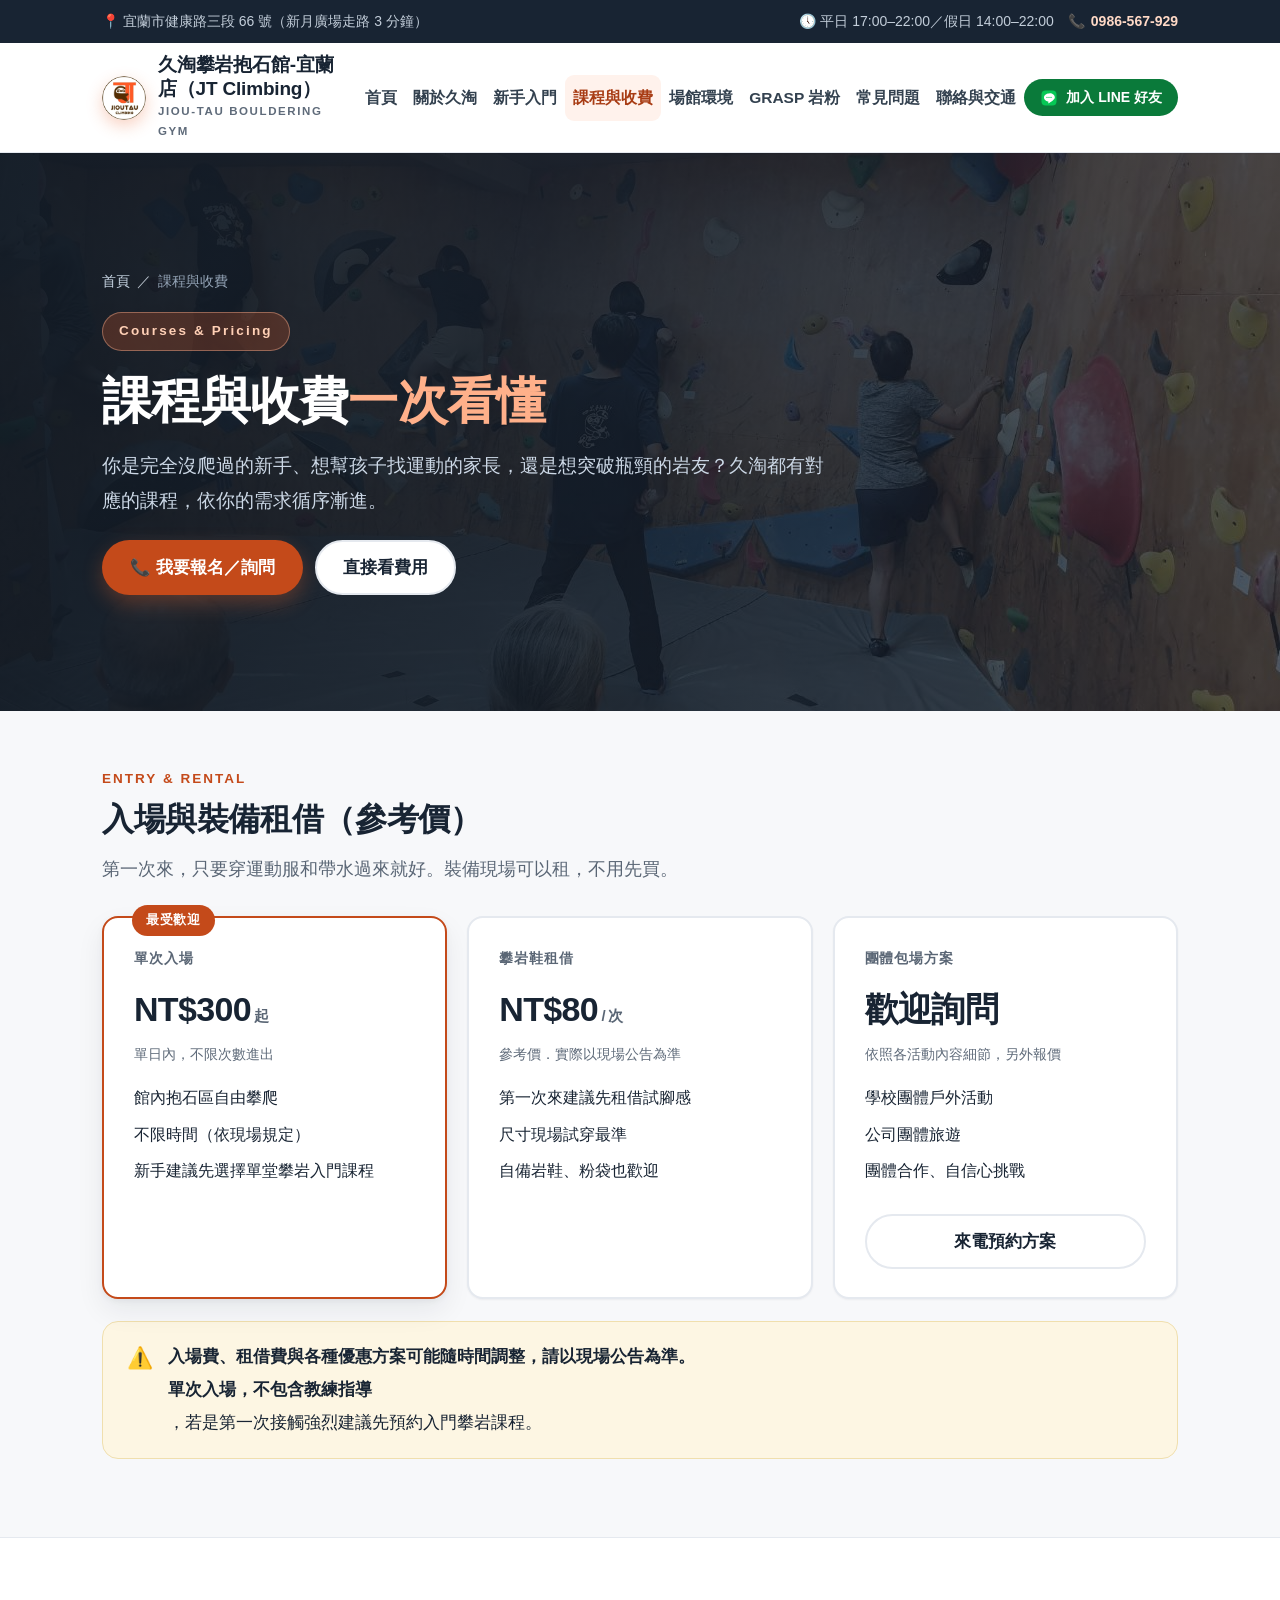
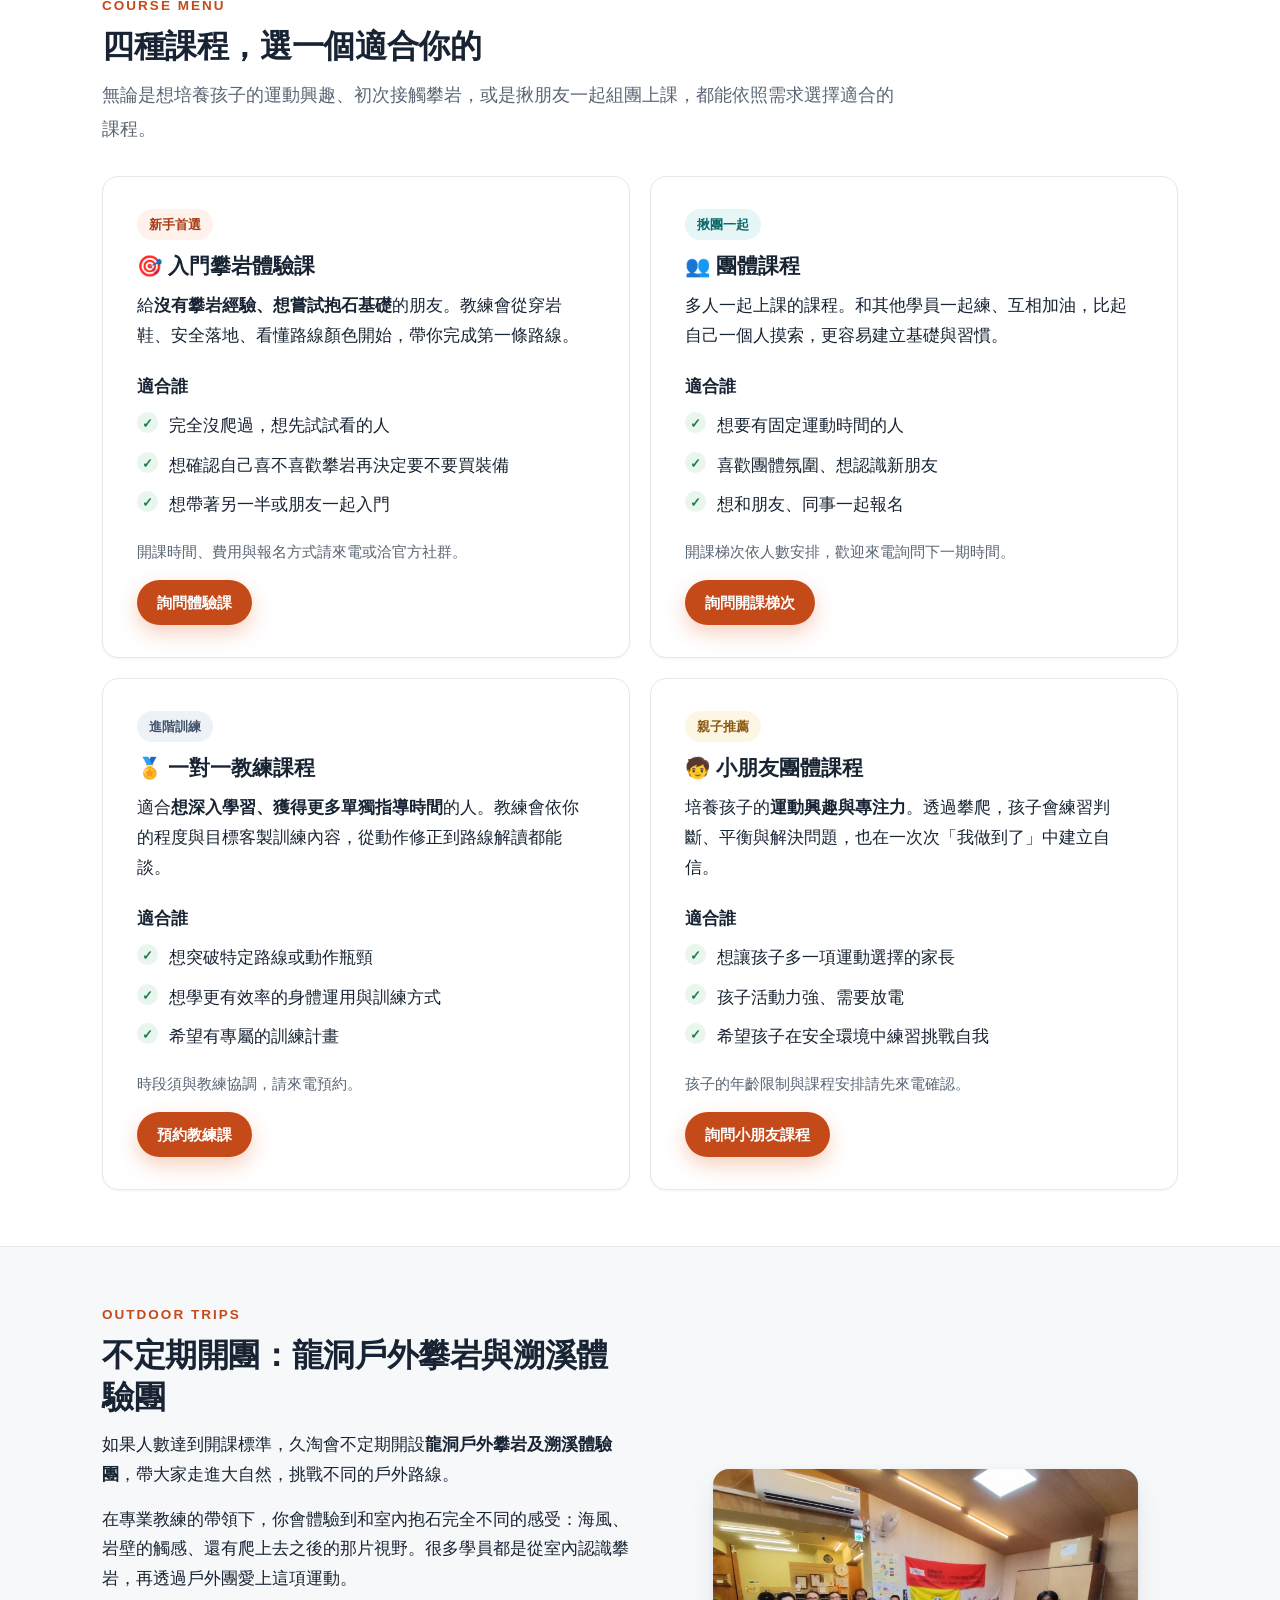
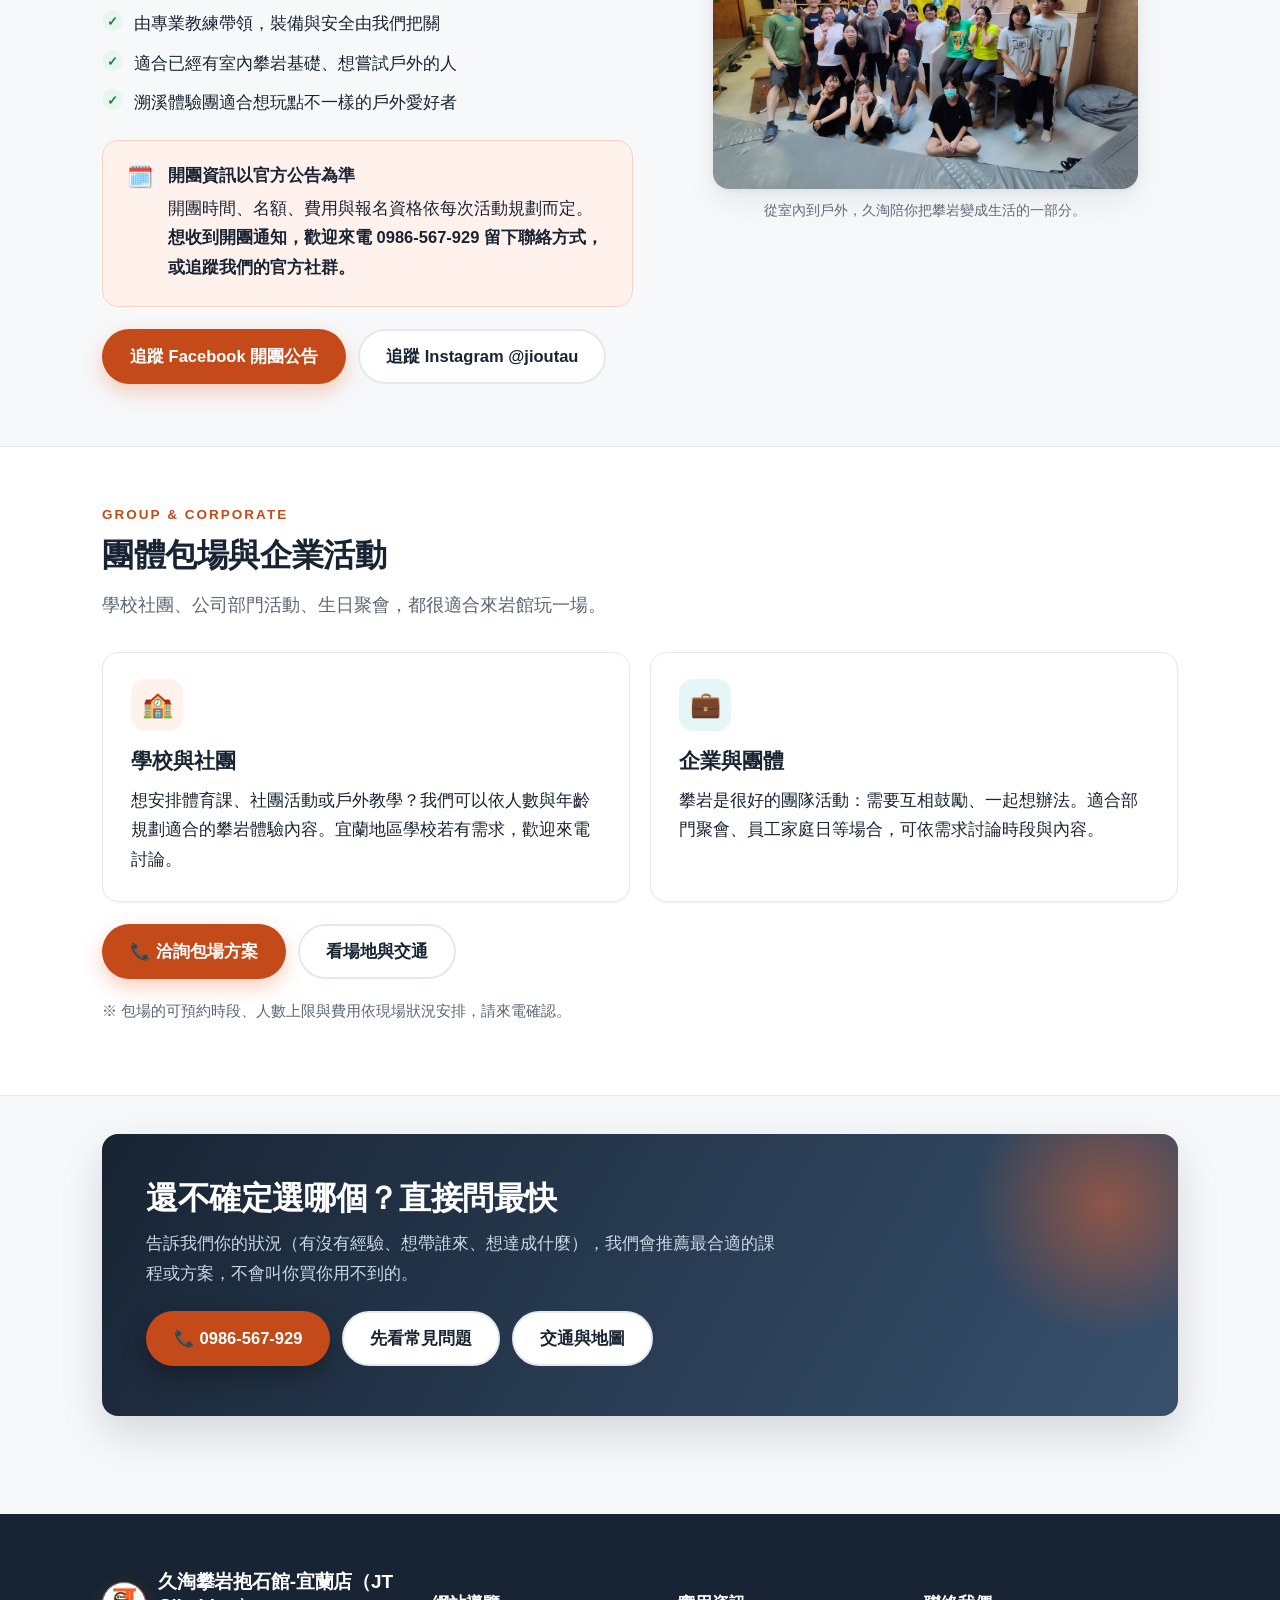
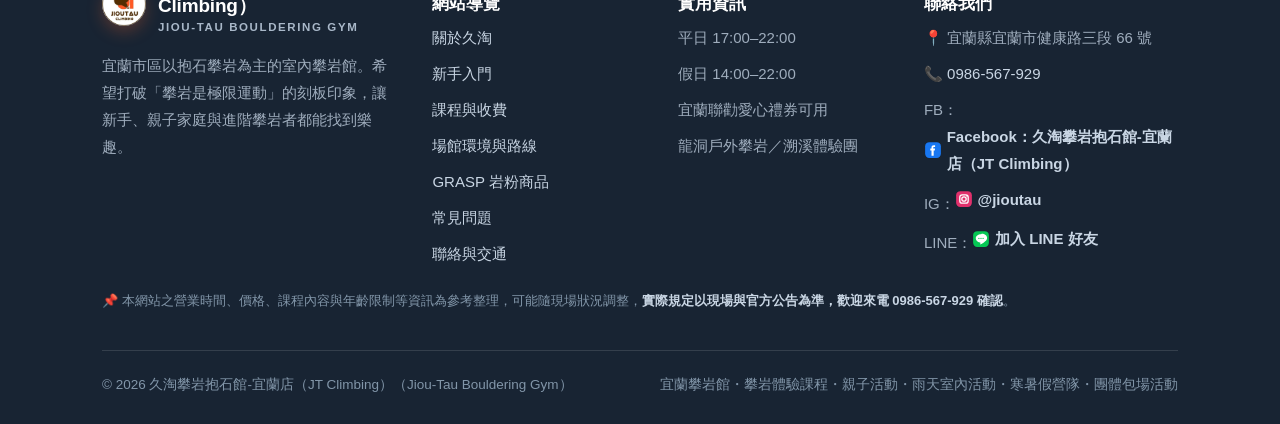
<file: courses.html>
<!DOCTYPE html>
<html lang="zh-Hant">
<head>
<meta charset="UTF-8">
  <!-- Google Search Console 網域擁有權驗證 -->
  <meta name="google-site-verification" content="obvkpHSzLsREqPERKW87H1T134n8YzZ9feBB6tMf308" />
  <!-- Google Analytics 4 (gtag.js) -->
  <script async src="https://www.googletagmanager.com/gtag/js?id=G-GY9TGT1QWM"></script>
  <script>
    window.dataLayer = window.dataLayer || [];
    function gtag(){dataLayer.push(arguments);}
    gtag('js', new Date());
    gtag('config', 'G-GY9TGT1QWM', {
      anonymize_ip: true,
      cookie_flags: 'SameSite=None;Secure'
    });
  </script>
<meta name="viewport" content="width=device-width, initial-scale=1.0">
<meta name="theme-color" content="#182433">
<title>宜蘭攀岩課程與收費｜體驗課・團體班・一對一教練課</title>
<meta name="description" content="入門體驗課、四週團體課程、一對一教練課與小朋友課程，不定期開龍洞戶外攀岩與溯溪團。價格以現場公告為準，報名電話 0986-567-929。">
<meta name="keywords" content="宜蘭攀岩課程,宜蘭攀岩教學,宜蘭兒童攀岩,宜蘭抱石課程,攀岩夏令營 宜蘭,龍洞戶外攀岩,一對一攀岩教練">
<meta name="robots" content="index,follow,max-image-preview:large">
<link rel="canonical" href="https://jioutau.com/courses.html">
<meta property="og:type" content="website">
<meta property="og:locale" content="zh_TW">
<meta property="og:site_name" content="久淘攀岩抱石館-宜蘭店（JT Climbing）">
<meta property="og:title" content="宜蘭攀岩課程與收費｜體驗課・團體班・一對一教練課">
<meta property="og:description" content="從完全沒爬過到進階訓練，久淘都有對應的課程。價格以現場公告為準。">
<meta property="og:url" content="https://jioutau.com/courses.html">
<meta property="og:image" content="https://jioutau.com/images/coach.jpg">
<meta property="og:image:width" content="1280">
<meta property="og:image:height" content="720">
<meta property="og:image:alt" content="久淘攀岩抱石館-宜蘭店（JT Climbing）場館照片">
<meta name="twitter:image" content="https://jioutau.com/images/coach.jpg">
<meta name="twitter:image:alt" content="久淘攀岩抱石館-宜蘭店（JT Climbing）場館照片">
<meta name="twitter:card" content="summary_large_image">
<meta name="twitter:title" content="宜蘭攀岩課程與收費｜入門體驗課・團體班・一對一教練課">
<meta name="twitter:description" content="從完全沒爬過到進階訓練，久淘都有對應的課程。入場與租借為參考價，實際以現場公告為準。">
<meta name="twitter:url" content="https://jioutau.com/courses.html">
<link rel="icon" href="/favicon.ico" sizes="any">
<link rel="icon" type="image/png" href="images/favicon.png">
<link rel="apple-touch-icon" href="images/favicon.png">
<link rel="stylesheet" href="styles.css">
<style>
/* ===== 久淘：「加入 LINE 好友」按鈕 ===== */
/* 選擇器加 header .nav a 前綴：styles.css 的 .nav a 權重較高，否則底色/圓角會被蓋掉 */
header .nav a.jt-line-btn{display:inline-flex;align-items:center;gap:8px;padding:9px 16px;border-radius:999px;background:#0A7A3A;color:#fff;font-size:14px;font-weight:700;line-height:1.4;text-decoration:none;white-space:nowrap;border:0;transition:background .16s ease}
header .nav a.jt-line-btn:hover{background:#08632F;color:#fff;text-decoration:none}
header .nav a.jt-line-btn:focus-visible{outline:3px solid #9BE6B8;outline-offset:3px}
header .nav a.jt-line-btn svg{width:18px;height:18px;flex:0 0 auto;display:block}
/* 非導覽列情境（內文、頁尾）的基礎樣式 */
a.jt-line-btn{display:inline-flex;align-items:center;gap:8px;padding:9px 16px;border-radius:999px;background:#0A7A3A;color:#fff;font-size:14px;font-weight:700;line-height:1.4;text-decoration:none;white-space:nowrap;border:0;transition:background .16s ease}
a.jt-line-btn:hover{background:#08632F;color:#fff;text-decoration:none}
a.jt-line-btn:focus-visible{outline:3px solid #9BE6B8;outline-offset:3px}
a.jt-line-btn svg{width:18px;height:18px;flex:0 0 auto;display:block}
/* 大尺寸版：內文與頁尾 */
a.jt-line-btn--lg{padding:12px 22px;font-size:15px}
a.jt-line-btn--lg svg{width:20px;height:20px}
/* ===== 品牌原色版：FAQ 內文與頁尾（#06C755 綠底白字，規格依參考圖量測） ===== */
a.jt-line-btn.jt-line-btn--brand,
.site-footer a.jt-line-btn.jt-line-btn--brand{display:inline-flex;align-items:center;gap:10px;padding:16px 28px;border-radius:999px;background:#04833c;color:#fff;font-size:16px;font-weight:700;line-height:1.4;text-decoration:none;white-space:nowrap;border:0;vertical-align:middle;box-shadow:0 6px 16px rgba(4,131,60,.30);transition:background .16s ease,box-shadow .16s ease}
a.jt-line-btn.jt-line-btn--brand:hover,
.site-footer a.jt-line-btn.jt-line-btn--brand:hover{background:#036b31;color:#fff;text-decoration:none;box-shadow:0 8px 20px rgba(4,131,60,.36)}
a.jt-line-btn.jt-line-btn--brand:focus-visible,
.site-footer a.jt-line-btn.jt-line-btn--brand:focus-visible{outline:3px solid #0A7A3A;outline-offset:3px}
a.jt-line-btn.jt-line-btn--brand svg,
.site-footer a.jt-line-btn.jt-line-btn--brand svg{width:22px;height:22px;flex:0 0 auto;display:block}
/* 內文按鈕獨立成行 */
.faq-line-cta{margin:14px 0 0}
/* ===== FAQ「建議加入官方 LINE」該句：句子與按鈕同一行 ===== */
/* flex + align-items:center，讓文字與按鈕垂直居中對齊（不用 baseline，避免按鈕往下墜） */
.faq-line-inline{display:flex;flex-wrap:wrap;align-items:center;gap:10px 14px;margin:0 0 0}
.faq-line-inline .jt-line-btn{margin-left:0}
/* 桌機／平板：句子強制單行，按鈕緊接在後 */
@media(min-width:769px){
  .faq-line-inline{flex-wrap:nowrap}
  .faq-line-inline .faq-line-text{white-space:nowrap}
}
/* 手機：句子自然換行、按鈕換到下一行，不會橫向溢出 */
@media(max-width:768px){
  .faq-line-inline .faq-line-text{white-space:normal}
}
/* ===== 移除電話 CTA 後：讓「加入 LINE 好友」站回原本電話按鈕的位置（導覽列最右） ===== */
/* 只在桌機寬度生效；1164px 以下維持原本換行行為，不動 header 寬度與收合斷點 */
@media(min-width:1165px){
  header .nav{gap:0;flex-wrap:nowrap}
  header .nav a{padding-left:8px;padding-right:8px}
  header .nav a.jt-line-btn{padding-left:16px;padding-right:16px}
}
/* 手機底部固定列：原本電話 CTA 的位置改放 LINE */
.mobile-bar .m-line-cta{background:#04833c;color:#fff}
</style>

<script type="application/ld+json">
{
  "@context": "https://schema.org",
  "@graph": [
    {
      "@type": "ItemList",
      "name": "久淘攀岩抱石館-宜蘭店（JT Climbing） 課程列表",
      "itemListElement": [
        {
          "@type": "ListItem",
          "position": 1,
          "item": {
            "@type": "Course",
            "name": "入門攀岩體驗課",
            "description": "給沒有攀岩經驗、想嘗試抱石基礎的朋友。由教練帶著認識抱石規則、安全落地與第一條路線。",
            "provider": {"@type": "SportsActivityLocation", "name": "久淘攀岩抱石館-宜蘭店（JT Climbing）", "telephone": "+886-986-567-929"},
            "inLanguage": "zh-Hant"
          }
        },
        {
          "@type": "ListItem",
          "position": 2,
          "item": {
            "@type": "Course",
            "name": "團體課程",
            "description": "多人一起上課的課程，與其他學員互動更有趣，適合想建立基礎與固定運動習慣的人。",
            "provider": {"@type": "SportsActivityLocation", "name": "久淘攀岩抱石館-宜蘭店（JT Climbing）", "telephone": "+886-986-567-929"},
            "inLanguage": "zh-Hant"
          }
        },
        {
          "@type": "ListItem",
          "position": 3,
          "item": {
            "@type": "Course",
            "name": "一對一教練課程",
            "description": "一對一訓練教學，適合想深入學習、獲得更多單獨指導時間的攀岩者。",
            "provider": {"@type": "SportsActivityLocation", "name": "久淘攀岩抱石館-宜蘭店（JT Climbing）", "telephone": "+886-986-567-929"},
            "inLanguage": "zh-Hant"
          }
        },
        {
          "@type": "ListItem",
          "position": 4,
          "item": {
            "@type": "Course",
            "name": "小朋友團體課程",
            "description": "培養孩子的運動興趣與專注力，以遊戲化的方式建立身體協調與安全觀念。",
            "provider": {"@type": "SportsActivityLocation", "name": "久淘攀岩抱石館-宜蘭店（JT Climbing）", "telephone": "+886-986-567-929"},
            "inLanguage": "zh-Hant"
          }
        }
      ]
    },
    {
      "@type": "BreadcrumbList",
      "itemListElement": [
        {"@type": "ListItem", "position": 1, "name": "首頁", "item": "https://jioutau.com/"},
        {"@type": "ListItem", "position": 2, "name": "課程與收費", "item": "https://jioutau.com/courses.html"}
      ]
    }
  ]
}
</script>
</head>
<body>
<a class="skip" href="#main">跳至主要內容</a>

<div class="topbar">
  <div class="wrap">
    <span>📍 宜蘭市健康路三段 66 號（新月廣場走路 3 分鐘）</span>
    <span>🕔 平日 17:00–22:00／假日 14:00–22:00　📞 <a href="tel:+886986567929">0986-567-929</a></span>
  </div>
</div>

<header class="site-header">
  <div class="wrap">
    <a class="brand" href="index.html">
      <img class="brand-mark" src="images/logo.jpg" alt="久淘攀岩抱石館-宜蘭店（JT Climbing） LOGO" width="44" height="44">
      <span class="brand-txt">
        <strong>久淘攀岩抱石館-宜蘭店（JT Climbing）</strong>
        <small>Jiou-Tau Bouldering Gym</small>
      </span>
    </a>
    <button class="menu-toggle" id="menuToggle" aria-expanded="false" aria-controls="siteNav">選單 ☰</button>
    <nav class="nav" id="siteNav" aria-label="主選單">
      <a href="index.html">首頁</a>
      <a href="about.html">關於久淘</a>
      <a href="beginner.html">新手入門</a>
      <a href="courses.html" aria-current="page">課程與收費</a>
      <a href="gym.html">場館環境</a>
      <a href="grasp.html">GRASP 岩粉</a>
      <a href="faq.html">常見問題</a>
      <a href="contact.html">聯絡與交通</a>
      <a class="jt-line-btn" href="https://line.me/R/ti/p/@388pchth" target="_blank" rel="noopener noreferrer"><svg viewBox="0 0 24 24" aria-hidden="true" focusable="false">
          <rect x="2" y="2" width="20" height="20" rx="5.4" fill="#06C755"/>
          <path d="M12 5.9c-3.72 0-6.73 2.4-6.73 5.36 0 2.66 2.28 4.88 5.35 5.31.21.03.5.1.58.24.06.12.04.32.02.44l-.23 1.11c-.06.29-.21.98.86.53 1.08-.45 5.67-3.33 7.11-5.46.58-.83.82-1.67.82-2.5 0-2.96-3.01-5.36-6.73-5.36z" fill="#fff"/>
          <circle cx="9.3" cy="11.3" r=".82" fill="#06C755"/><circle cx="12" cy="11.3" r=".82" fill="#06C755"/><circle cx="14.7" cy="11.3" r=".82" fill="#06C755"/>
        </svg><span>加入 LINE 好友</span></a>
    </nav>
  </div>
</header>

<section class="hero hero-page" style="position:relative">
  <img class="hero-img" src="images/coach.jpg" alt="攀岩者在木質抱石牆上練習，同伴在場邊觀看與交流" width="1280" height="720">
  <div class="hero-inner">
    <div class="wrap">
      <nav class="crumbs" aria-label="麵包屑" style="padding-top:0;color:#93a3b5">
        <a href="index.html" style="color:#c9d6e4">首頁</a><span>／</span>課程與收費
      </nav>
      <span class="hero-eyebrow" style="margin-top:18px">Courses &amp; Pricing</span>
      <h1>課程與收費<em>一次看懂</em></h1>
      <p class="lead">你是完全沒爬過的新手、想幫孩子找運動的家長，還是想突破瓶頸的岩友？久淘都有對應的課程，依你的需求循序漸進。</p>
      <div class="btn-row">
        <a class="btn btn-primary" href="tel:+886986567929">📞 我要報名／詢問</a>
        <a class="btn btn-ghost" href="#price">直接看費用</a>
      </div>
    </div>
  </div>
</section>

<main id="main">

  <section id="price">
    <div class="wrap">
      <div class="sec-head">
        <p class="sec-kicker">Entry &amp; Rental</p>
        <h2>入場與裝備租借（參考價）</h2>
        <p class="lead">第一次來，只要穿運動服和帶水過來就好。裝備現場可以租，不用先買。</p>
      </div>
      <div class="grid g3">
        <div class="price-card feature no-dot">
          <div class="p-label">單次入場</div>
          <div class="p-price">NT$300<small> 起</small></div>
          <div class="p-note">單日內，不限次數進出</div>
          <ul>
            <li>館內抱石區自由攀爬</li>
            <li>不限時間（依現場規定）</li>
            <li>新手建議先選擇單堂攀岩入門課程</li>
          </ul>
          
        </div>
        <div class="price-card no-dot">
          <div class="p-label">攀岩鞋租借</div>
          <div class="p-price">NT$80<small> / 次</small></div>
          <div class="p-note">參考價．實際以現場公告為準</div>
          <ul>
            <li>第一次來建議先租借試腳感</li>
            <li>尺寸現場試穿最準</li>
            <li>自備岩鞋、粉袋也歡迎</li>
          </ul>
          
        </div>
        <div class="price-card no-dot">
          <div class="p-label">團體包場方案</div>
          <div class="p-price">歡迎詢問</div>
          <div class="p-note">依照各活動內容細節，另外報價</div>
          <ul>
            <li>學校團體戶外活動</li>
            <li>公司團體旅遊</li>
            <li>團體合作、自信心挑戰</li>
          </ul>
          <div class="p-foot">
            <a class="btn btn-ghost btn-block" href="tel:+886986567929">來電預約方案</a>
          </div>
        </div>
      </div>
      <div class="callout c-warn">
        <span class="ico" aria-hidden="true">⚠️</span>
        <div>
          <strong>入場費、租借費與各種優惠方案可能隨時間調整，請以現場公告為準。</strong>
          <p><strong>單次入場，不包含教練指導</strong>，若是第一次接觸強烈建議先預約入門攀岩課程。</p>
        </div>
      </div>
    </div>
  </section>

  <section class="alt">
    <div class="wrap">
      <div class="sec-head">
        <p class="sec-kicker">Course Menu</p>
        <h2>四種課程，選一個適合你的</h2>
        <p class="lead">無論是想培養孩子的運動興趣、初次接觸攀岩，或是揪朋友一起組團上課，都能依照需求選擇適合的課程。</p>
      </div>

      <div class="grid g2">
        <div class="card pad-lg">
          <span class="badge brand">新手首選</span>
          <h3 style="margin-top:12px">🎯 入門攀岩體驗課</h3>
          <p>給<strong>沒有攀岩經驗、想嘗試抱石基礎</strong>的朋友。教練會從穿岩鞋、安全落地、看懂路線顏色開始，帶你完成第一條路線。</p>
          <h4>適合誰</h4>
          <ul class="checklist">
            <li>完全沒爬過，想先試試看的人</li>
            <li>想確認自己喜不喜歡攀岩再決定要不要買裝備</li>
            <li>想帶著另一半或朋友一起入門</li>
          </ul>
          <p class="muted">開課時間、費用與報名方式請來電或洽官方社群。</p>
          <a class="btn btn-primary btn-sm" href="tel:+886986567929">詢問體驗課</a>
        </div>

        <div class="card pad-lg">
          <span class="badge teal">揪團一起</span>
          <h3 style="margin-top:12px">👥 團體課程</h3>
          <p>多人一起上課的課程。和其他學員一起練、互相加油，比起自己一個人摸索，更容易建立基礎與習慣。</p>
          <h4>適合誰</h4>
          <ul class="checklist">
            <li>想要有固定運動時間的人</li>
            <li>喜歡團體氛圍、想認識新朋友</li>
            <li>想和朋友、同事一起報名</li>
          </ul>
          <p class="muted">開課梯次依人數安排，歡迎來電詢問下一期時間。</p>
          <a class="btn btn-primary btn-sm" href="tel:+886986567929">詢問開課梯次</a>
        </div>

        <div class="card pad-lg">
          <span class="badge navy">進階訓練</span>
          <h3 style="margin-top:12px">🏅 一對一教練課程</h3>
          <p>適合<strong>想深入學習、獲得更多單獨指導時間</strong>的人。教練會依你的程度與目標客製訓練內容，從動作修正到路線解讀都能談。</p>
          <h4>適合誰</h4>
          <ul class="checklist">
            <li>想突破特定路線或動作瓶頸</li>
            <li>想學更有效率的身體運用與訓練方式</li>
            <li>希望有專屬的訓練計畫</li>
          </ul>
          <p class="muted">時段須與教練協調，請來電預約。</p>
          <a class="btn btn-primary btn-sm" href="tel:+886986567929">預約教練課</a>
        </div>

        <div class="card pad-lg">
          <span class="badge amber">親子推薦</span>
          <h3 style="margin-top:12px">🧒 小朋友團體課程</h3>
          <p>培養孩子的<strong>運動興趣與專注力</strong>。透過攀爬，孩子會練習判斷、平衡與解決問題，也在一次次「我做到了」中建立自信。</p>
          <h4>適合誰</h4>
          <ul class="checklist">
            <li>想讓孩子多一項運動選擇的家長</li>
            <li>孩子活動力強、需要放電</li>
            <li>希望孩子在安全環境中練習挑戰自我</li>
          </ul>
          <p class="muted">孩子的年齡限制與課程安排請先來電確認。</p>
          <a class="btn btn-primary btn-sm" href="tel:+886986567929">詢問小朋友課程</a>
        </div>
      </div>
    </div>
  </section>

  <section>
    <div class="wrap">
      <div class="split">
        <div>
          <p class="sec-kicker">Outdoor Trips</p>
          <h2>不定期開團：龍洞戶外攀岩與溯溪體驗團</h2>
          <p>如果人數達到開課標準，久淘會不定期開設<strong>龍洞戶外攀岩及溯溪體驗團</strong>，帶大家走進大自然，挑戰不同的戶外路線。</p>
          <p>在專業教練的帶領下，你會體驗到和室內抱石完全不同的感受：海風、岩壁的觸感、還有爬上去之後的那片視野。很多學員都是從室內認識攀岩，再透過戶外團愛上這項運動。</p>
          <ul class="checklist">
            <li>由專業教練帶領，裝備與安全由我們把關</li>
            <li>適合已經有室內攀岩基礎、想嘗試戶外的人</li>
            <li>溯溪體驗團適合想玩點不一樣的戶外愛好者</li>
          </ul>
          <div class="callout c-tip">
            <span class="ico" aria-hidden="true">🗓️</span>
            <div>
              <strong>開團資訊以官方公告為準</strong>
              <p>開團時間、名額、費用與報名資格依每次活動規劃而定。<strong>想收到開團通知，歡迎來電 0986-567-929 留下聯絡方式，或追蹤我們的官方社群。</strong></p>
            </div>
          </div>
          <div class="btn-row">
            <a class="btn btn-primary" href="https://www.facebook.com/jioutau.yilan" target="_blank" rel="noopener noreferrer">追蹤 Facebook 開團公告</a>
            <a class="btn btn-ghost" href="https://www.instagram.com/jioutau/" target="_blank" rel="noopener noreferrer">追蹤 Instagram @jioutau</a>
          </div>
        </div>
        <figure class="split-media">
          <img src="images/community.jpg" alt="久淘攀岩抱石館-宜蘭店（JT Climbing）的學員與工作人員團體合照，氣氛熱絡" width="1476" height="1109" loading="lazy">
          <figcaption>從室內到戶外，久淘陪你把攀岩變成生活的一部分。</figcaption>
        </figure>
      </div>
    </div>
  </section>

  <section class="alt">
    <div class="wrap">
      <div class="sec-head">
        <p class="sec-kicker">Group &amp; Corporate</p>
        <h2>團體包場與企業活動</h2>
        <p class="lead">學校社團、公司部門活動、生日聚會，都很適合來岩館玩一場。</p>
      </div>
      <div class="grid g2">
        <div class="card">
          <div class="card-ico" aria-hidden="true">🏫</div>
          <h3>學校與社團</h3>
          <p>想安排體育課、社團活動或戶外教學？我們可以依人數與年齡規劃適合的攀岩體驗內容。宜蘭地區學校若有需求，歡迎來電討論。</p>
        </div>
        <div class="card">
          <div class="card-ico teal" aria-hidden="true">💼</div>
          <h3>企業與團體</h3>
          <p>攀岩是很好的團隊活動：需要互相鼓勵、一起想辦法。適合部門聚會、員工家庭日等場合，可依需求討論時段與內容。</p>
        </div>
      </div>
      <div class="btn-row">
        <a class="btn btn-primary" href="tel:+886986567929">📞 洽詢包場方案</a>
        <a class="btn btn-ghost" href="contact.html">看場地與交通</a>
      </div>
      <p class="muted" style="margin-top:18px">※ 包場的可預約時段、人數上限與費用依現場狀況安排，請來電確認。</p>
    </div>
  </section>

  <section class="tight">
    <div class="wrap">
      <div class="cta">
        <div class="cta-inner">
          <h2>還不確定選哪個？直接問最快</h2>
          <p>告訴我們你的狀況（有沒有經驗、想帶誰來、想達成什麼），我們會推薦最合適的課程或方案，不會叫你買你用不到的。</p>
          <div class="btn-row">
            <a class="btn btn-primary" href="tel:+886986567929">📞 0986-567-929</a>
            <a class="btn btn-ghost" href="faq.html">先看常見問題</a>
            <a class="btn btn-ghost" href="contact.html">交通與地圖</a>
          </div>
        </div>
      </div>
    </div>
  </section>

</main>

<footer class="site-footer">
  <div class="wrap">
    <div class="foot-grid">
      <div>
        <a class="brand" href="index.html" style="margin-bottom:14px">
          <img class="brand-mark" src="images/logo.jpg" alt="久淘攀岩抱石館-宜蘭店（JT Climbing） LOGO" width="44" height="44">
          <span class="brand-txt">
            <strong>久淘攀岩抱石館-宜蘭店（JT Climbing）</strong>
            <small>Jiou-Tau Bouldering Gym</small>
          </span>
        </a>
        <p style="font-size:15px">宜蘭市區以抱石攀岩為主的室內攀岩館。希望打破「攀岩是極限運動」的刻板印象，讓新手、親子家庭與進階攀岩者都能找到樂趣。</p>
      </div>
      <div>
        <h3>網站導覽</h3>
        <ul>
          <li><a href="about.html">關於久淘</a></li>
          <li><a href="beginner.html">新手入門</a></li>
          <li><a href="courses.html">課程與收費</a></li>
          <li><a href="gym.html">場館環境與路線</a></li>
          <li><a href="grasp.html">GRASP 岩粉商品</a></li>
          <li><a href="faq.html">常見問題</a></li>
          <li><a href="contact.html">聯絡與交通</a></li>
        </ul>
      </div>
      <div>
        <h3>實用資訊</h3>
        <ul>
          <li>平日 17:00–22:00</li>
          <li>假日 14:00–22:00</li>
          <li>宜蘭聯勸愛心禮券可用</li>
          <li>龍洞戶外攀岩／溯溪體驗團</li>
        </ul>
      </div>
      <div>
        <h3>聯絡我們</h3>
        <ul>
          <li>📍 宜蘭縣宜蘭市健康路三段 66 號</li>
          <li>📞 <a href="tel:+886986567929">0986-567-929</a></li>
          <li>FB：<a href="https://www.facebook.com/jioutau.yilan" target="_blank" rel="noopener noreferrer" style="display:inline-flex;align-items:center;font-weight:750;color:#c9d6e4;text-decoration:none"><svg viewBox="0 0 24 24" width="18" height="18" aria-hidden="true" focusable="false" style="flex:0 0 auto;display:inline-block;vertical-align:-.19em;margin-right:.32em"><rect x="1.5" y="1.5" width="21" height="21" rx="5.6" fill="#1877F2"/><path d="M15.1 12.6h-2.2v7.1h-2.9v-7.1H8.4v-2.5h1.6V8.6c0-1.9 1.1-3 3.1-3 .9 0 1.7.1 1.7.1v2.2h-1.2c-1 0-1.3.5-1.3 1.1v1.1h2.4l-.3 2.5z" fill="#fff"/></svg>Facebook：久淘攀岩抱石館-宜蘭店（JT Climbing）</a></li>
          <li>IG：<a href="https://www.instagram.com/jioutau/" target="_blank" rel="noopener noreferrer" style="display:inline-flex;align-items:center;font-weight:750;color:#c9d6e4;text-decoration:none"><svg viewBox="0 0 24 24" width="18" height="18" aria-hidden="true" focusable="false" style="flex:0 0 auto;display:inline-block;vertical-align:-.19em;margin-right:.32em"><rect x="1.5" y="1.5" width="21" height="21" rx="5.6" fill="#E1306C"/><rect x="6.4" y="6.4" width="11.2" height="11.2" rx="3.4" fill="none" stroke="#fff" stroke-width="1.7"/><circle cx="12" cy="12" r="2.9" fill="none" stroke="#fff" stroke-width="1.7"/><circle cx="15.9" cy="8.1" r="1.05" fill="#fff"/></svg>@jioutau</a></li>
          <li>LINE：<a href="https://line.me/R/ti/p/@388pchth" target="_blank" rel="noopener noreferrer" style="display:inline-flex;align-items:center;font-weight:750;color:#c9d6e4;text-decoration:none"><svg viewBox="0 0 24 24" width="18" height="18" aria-hidden="true" focusable="false" style="flex:0 0 auto;display:inline-block;vertical-align:-.19em;margin-right:.32em"><rect x="1.5" y="1.5" width="21" height="21" rx="5.6" fill="#06C755"/><path d="M12 5.5c-3.87 0-7 2.5-7 5.6 0 2.77 2.37 5.1 5.57 5.55.22.03.52.11.6.25.07.13.05.33.02.46l-.24 1.16c-.06.3-.22 1.02.9.55 1.12-.47 5.9-3.48 7.4-5.7.6-.87.85-1.75.85-2.62 0-3.1-3.13-5.6-7-5.6z" fill="#fff"/><circle cx="9.2" cy="11.2" r=".85" fill="#06C755"/><circle cx="12" cy="11.2" r=".85" fill="#06C755"/><circle cx="14.8" cy="11.2" r=".85" fill="#06C755"/></svg>加入 LINE 好友</a></li>
        </ul>
      </div>
    </div>
    <p class="foot-note">📌 本網站之營業時間、價格、課程內容與年齡限制等資訊為參考整理，可能隨現場狀況調整，<strong style="color:#c9d6e4">實際規定以現場與官方公告為準，歡迎來電 0986-567-929 確認</strong>。</p>
    <div class="foot-bottom">
      <span>© 2026 久淘攀岩抱石館-宜蘭店（JT Climbing）（Jiou-Tau Bouldering Gym）</span>
      <span>宜蘭攀岩館・攀岩體驗課程・親子活動・雨天室內活動・寒暑假營隊・團體包場活動</span>
    </div>
  </div>
</footer>

<div class="mobile-bar">
  <a class="m-line-cta" href="https://line.me/R/ti/p/@388pchth" target="_blank" rel="noopener noreferrer">💬 加入 LINE 好友</a>
  <a class="m-line" href="courses.html">課程資訊</a>
  <a class="m-map" href="https://www.google.com/maps/search/?api=1&amp;query=%E5%AE%9C%E8%98%AD%E5%B8%82%E5%81%A5%E5%BA%B7%E8%B7%AF%E4%B8%89%E6%AE%B566%E8%99%9F" rel="noopener">🧭 導航</a>
</div>
<button class="to-top" id="toTop" aria-label="回到頁面頂端">↑</button>

<script>
(function(){
  var t=document.getElementById('menuToggle'),n=document.getElementById('siteNav');
  if(t&&n){t.addEventListener('click',function(){var o=n.classList.toggle('is-open');t.setAttribute('aria-expanded',o?'true':'false');});}
  var b=document.getElementById('toTop');
  if(b){
    window.addEventListener('scroll',function(){b.classList.toggle('show',window.scrollY>500);},{passive:true});
    b.addEventListener('click',function(){window.scrollTo({top:0,behavior:'smooth'});});
  }
})();
</script>
<!-- GA4 自訂事件：電話 / LINE / 社群 / 課程 CTA -->
<script>
(function(){
  function send(name, params){ if(typeof gtag === 'function'){ gtag('event', name, params || {}); } }
  document.addEventListener('DOMContentLoaded', function(){
    document.querySelectorAll('a[href^="tel:"]').forEach(function(a){
      a.addEventListener('click', function(){ send('click_phone', {link_url: a.getAttribute('href')}); });
    });
    document.querySelectorAll('a[href*="line.me"]').forEach(function(a){
      a.addEventListener('click', function(){ send('click_line', {link_url: a.getAttribute('href')}); });
    });
    document.querySelectorAll('a[href*="instagram.com"], a[href*="facebook.com"]').forEach(function(a){
      a.addEventListener('click', function(){
        var h = a.getAttribute('href') || '';
        var p = h.indexOf('instagram') > -1 ? 'instagram' : 'facebook';
        send('click_social', {platform: p, link_url: h});
      });
    });
    document.querySelectorAll('a[href*="courses.html"]').forEach(function(a){
      a.addEventListener('click', function(){
        send('click_course_cta', {link_text: (a.textContent || '').trim().slice(0, 60), link_url: a.getAttribute('href')});
      });
    });
  });
})();
</script>
</body>
</html>
</file>
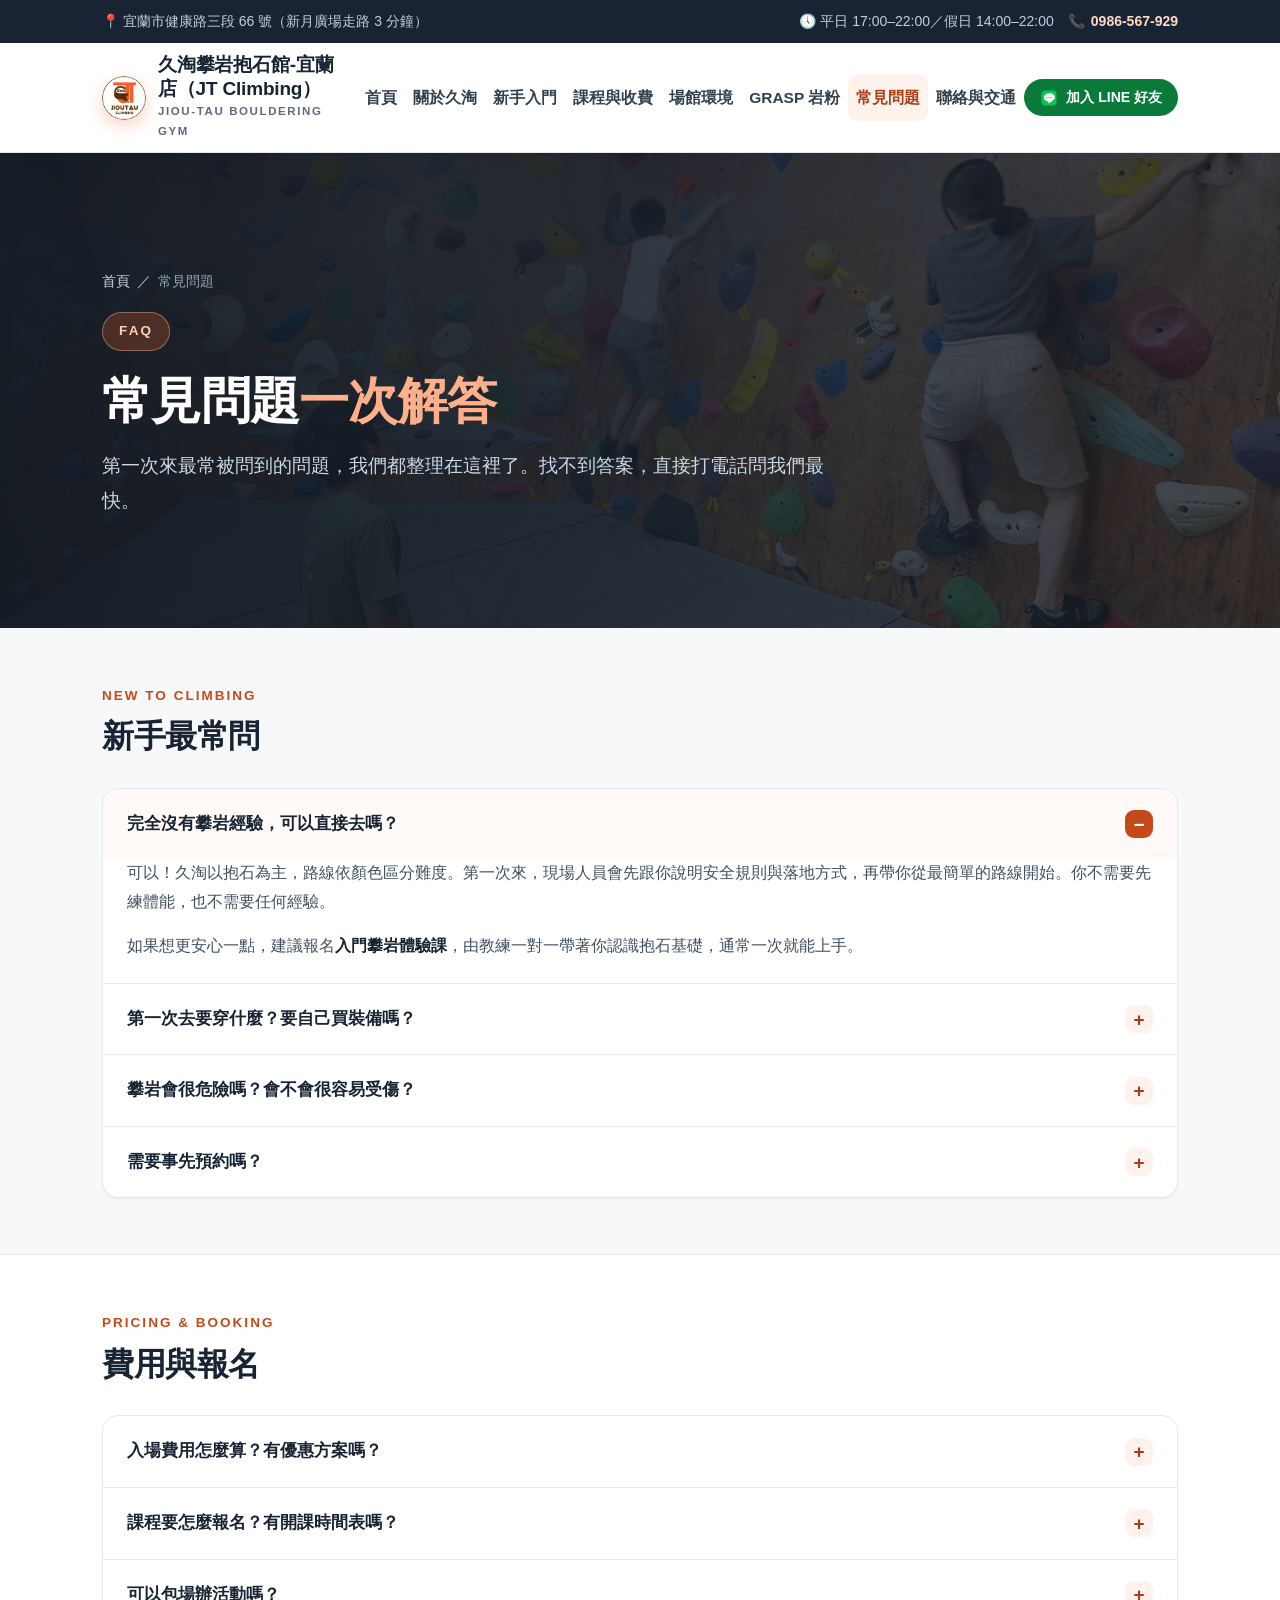
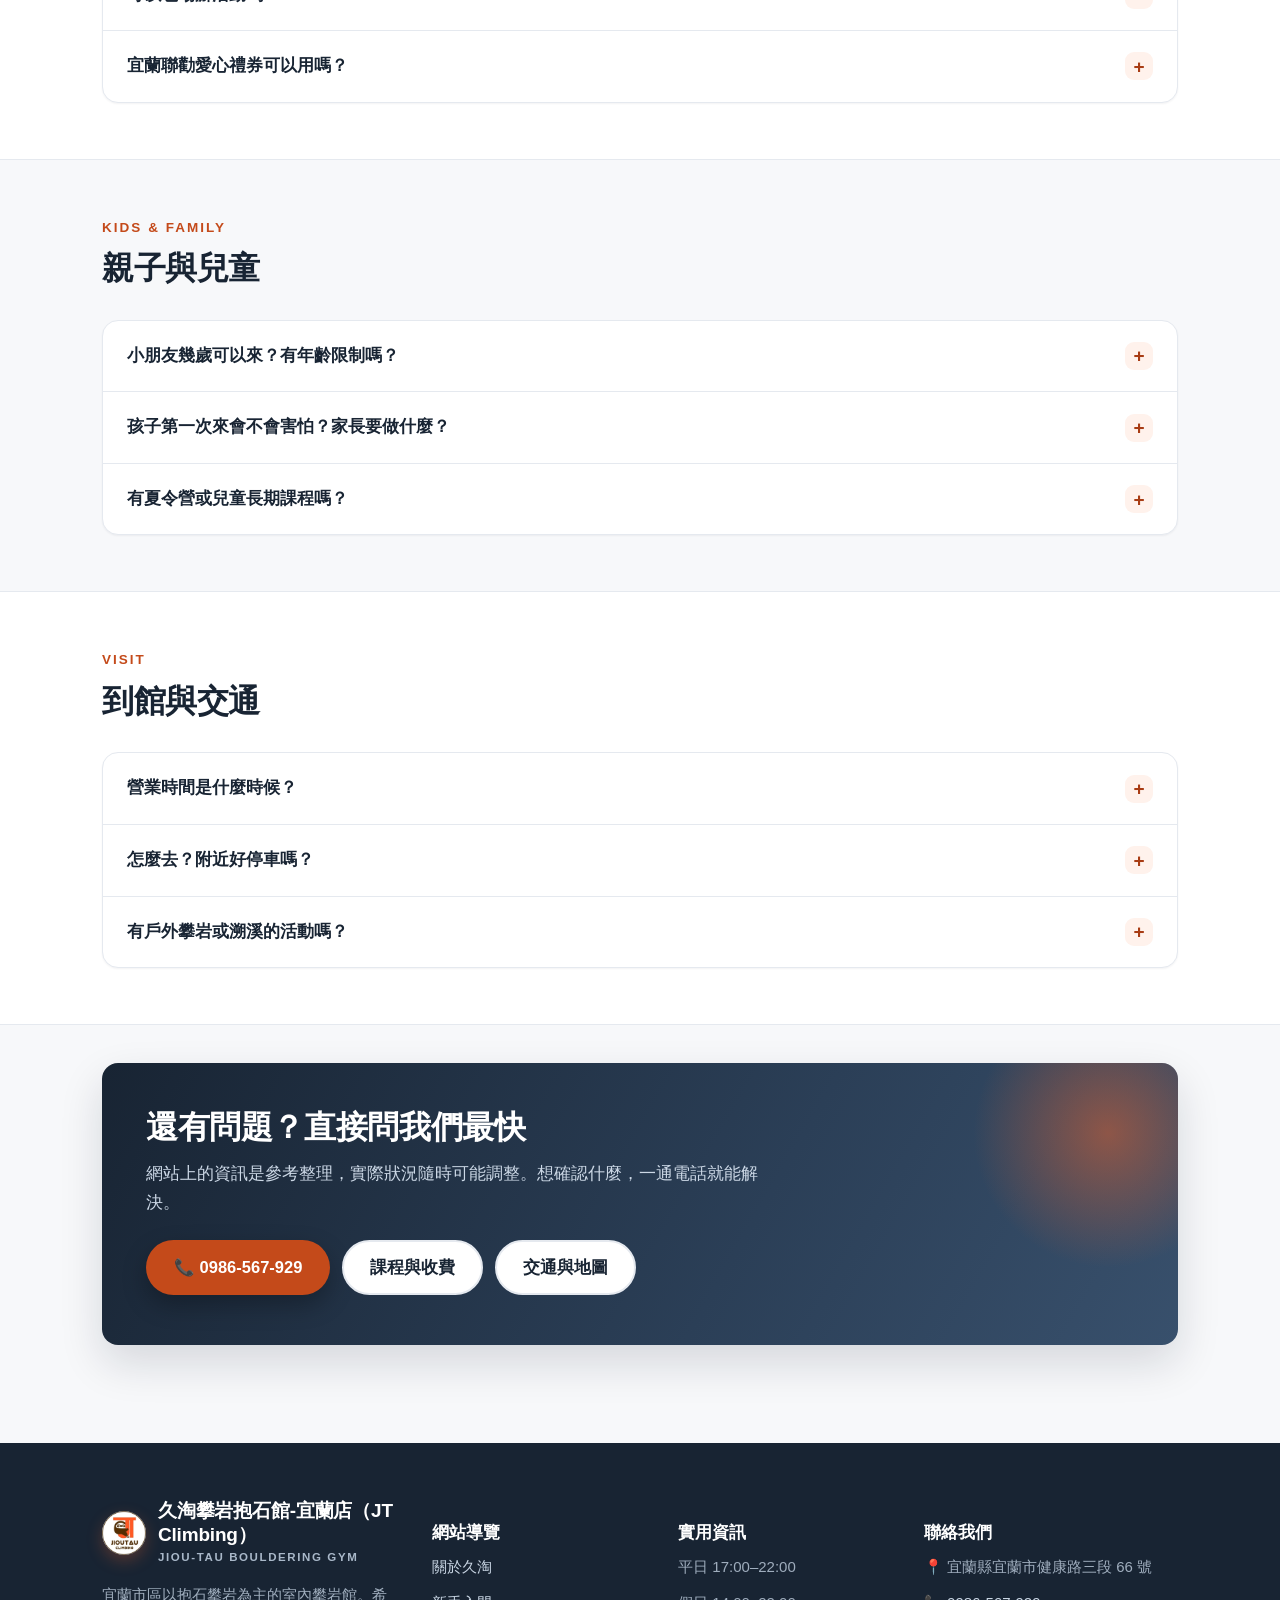
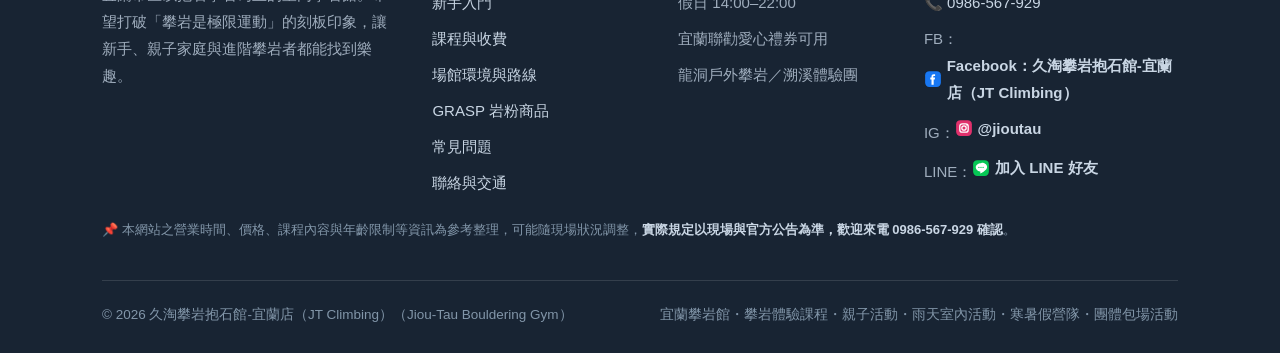
<file: faq.html>
<!DOCTYPE html>
<html lang="zh-Hant">
<head>
<meta charset="UTF-8">
  <!-- Google Search Console 網域擁有權驗證 -->
  <meta name="google-site-verification" content="obvkpHSzLsREqPERKW87H1T134n8YzZ9feBB6tMf308" />
  <!-- Google Analytics 4 (gtag.js) -->
  <script async src="https://www.googletagmanager.com/gtag/js?id=G-GY9TGT1QWM"></script>
  <script>
    window.dataLayer = window.dataLayer || [];
    function gtag(){dataLayer.push(arguments);}
    gtag('js', new Date());
    gtag('config', 'G-GY9TGT1QWM', {
      anonymize_ip: true,
      cookie_flags: 'SameSite=None;Secure'
    });
  </script>
<meta name="viewport" content="width=device-width, initial-scale=1.0">
<meta name="theme-color" content="#182433">
<title>宜蘭攀岩常見問題｜費用・預約・兒童年齡｜久淘攀岩抱石館</title>
<meta name="description" content="完全沒爬過可以去嗎？要預約嗎？小朋友幾歲可以來？費用怎麼算？久淘攀岩抱石館的常見問題一次解答，還有疑問歡迎來電 0986-567-929。">
<meta name="keywords" content="宜蘭攀岩費用,攀岩要預約嗎,兒童攀岩年齡,抱石新手問題,宜蘭攀岩館FAQ">
<meta name="robots" content="index,follow,max-image-preview:large">
<link rel="canonical" href="https://jioutau.com/faq.html">
<meta property="og:type" content="website">
<meta property="og:locale" content="zh_TW">
<meta property="og:site_name" content="久淘攀岩抱石館-宜蘭店（JT Climbing）">
<meta property="og:title" content="宜蘭攀岩常見問題｜費用・預約・兒童年齡">
<meta property="og:description" content="完全沒爬過可以去嗎？要預約嗎？小朋友幾歲可以來？一次解答你的疑問。">
<meta property="og:url" content="https://jioutau.com/faq.html">
<meta property="og:image" content="https://jioutau.com/images/family.jpg">
<meta property="og:image:width" content="1280">
<meta property="og:image:height" content="960">
<meta property="og:image:alt" content="久淘攀岩抱石館-宜蘭店（JT Climbing）場館照片">
<meta name="twitter:image" content="https://jioutau.com/images/family.jpg">
<meta name="twitter:image:alt" content="久淘攀岩抱石館-宜蘭店（JT Climbing）場館照片">
<meta name="twitter:card" content="summary_large_image">
<meta name="twitter:title" content="常見問題 FAQ｜宜蘭攀岩怎麼玩・費用・預約・兒童年齡">
<meta name="twitter:description" content="完全沒爬過可以去嗎？要預約嗎？小朋友幾歲可以來？一次解答你的疑問。">
<meta name="twitter:url" content="https://jioutau.com/faq.html">
<link rel="stylesheet" href="styles.css">
<link rel="icon" href="/favicon.ico" sizes="any">
<link rel="icon" type="image/png" href="images/favicon.png">
<link rel="apple-touch-icon" href="images/favicon.png">
<style>
/* ===== 久淘：「加入 LINE 好友」按鈕 ===== */
/* 選擇器加 header .nav a 前綴：styles.css 的 .nav a 權重較高，否則底色/圓角會被蓋掉 */
header .nav a.jt-line-btn{display:inline-flex;align-items:center;gap:8px;padding:9px 16px;border-radius:999px;background:#0A7A3A;color:#fff;font-size:14px;font-weight:700;line-height:1.4;text-decoration:none;white-space:nowrap;border:0;transition:background .16s ease}
header .nav a.jt-line-btn:hover{background:#08632F;color:#fff;text-decoration:none}
header .nav a.jt-line-btn:focus-visible{outline:3px solid #9BE6B8;outline-offset:3px}
header .nav a.jt-line-btn svg{width:18px;height:18px;flex:0 0 auto;display:block}
/* 非導覽列情境（內文、頁尾）的基礎樣式 */
a.jt-line-btn{display:inline-flex;align-items:center;gap:8px;padding:9px 16px;border-radius:999px;background:#0A7A3A;color:#fff;font-size:14px;font-weight:700;line-height:1.4;text-decoration:none;white-space:nowrap;border:0;transition:background .16s ease}
a.jt-line-btn:hover{background:#08632F;color:#fff;text-decoration:none}
a.jt-line-btn:focus-visible{outline:3px solid #9BE6B8;outline-offset:3px}
a.jt-line-btn svg{width:18px;height:18px;flex:0 0 auto;display:block}
/* 大尺寸版：內文與頁尾 */
a.jt-line-btn--lg{padding:12px 22px;font-size:15px}
a.jt-line-btn--lg svg{width:20px;height:20px}
/* ===== 品牌原色版：FAQ 內文與頁尾（#06C755 綠底白字，規格依參考圖量測） ===== */
a.jt-line-btn.jt-line-btn--brand,
.site-footer a.jt-line-btn.jt-line-btn--brand{display:inline-flex;align-items:center;gap:10px;padding:16px 28px;border-radius:999px;background:#04833c;color:#fff;font-size:16px;font-weight:700;line-height:1.4;text-decoration:none;white-space:nowrap;border:0;vertical-align:middle;box-shadow:0 6px 16px rgba(4,131,60,.30);transition:background .16s ease,box-shadow .16s ease}
a.jt-line-btn.jt-line-btn--brand:hover,
.site-footer a.jt-line-btn.jt-line-btn--brand:hover{background:#036b31;color:#fff;text-decoration:none;box-shadow:0 8px 20px rgba(4,131,60,.36)}
a.jt-line-btn.jt-line-btn--brand:focus-visible,
.site-footer a.jt-line-btn.jt-line-btn--brand:focus-visible{outline:3px solid #0A7A3A;outline-offset:3px}
a.jt-line-btn.jt-line-btn--brand svg,
.site-footer a.jt-line-btn.jt-line-btn--brand svg{width:22px;height:22px;flex:0 0 auto;display:block}
/* 內文按鈕獨立成行 */
.faq-line-cta{margin:14px 0 0}
/* ===== FAQ「建議加入官方 LINE」該句：句子與按鈕同一行 ===== */
/* flex + align-items:center，讓文字與按鈕垂直居中對齊（不用 baseline，避免按鈕往下墜） */
.faq-line-inline{display:flex;flex-wrap:wrap;align-items:center;gap:10px 14px;margin:0 0 0}
.faq-line-inline .jt-line-btn{margin-left:0}
/* 桌機／平板：句子強制單行，按鈕緊接在後 */
@media(min-width:769px){
  .faq-line-inline{flex-wrap:nowrap}
  .faq-line-inline .faq-line-text{white-space:nowrap}
}
/* 手機：句子自然換行、按鈕換到下一行，不會橫向溢出 */
@media(max-width:768px){
  .faq-line-inline .faq-line-text{white-space:normal}
}
/* ===== 移除電話 CTA 後：讓「加入 LINE 好友」站回原本電話按鈕的位置（導覽列最右） ===== */
/* 只在桌機寬度生效；1164px 以下維持原本換行行為，不動 header 寬度與收合斷點 */
@media(min-width:1165px){
  header .nav{gap:0;flex-wrap:nowrap}
  header .nav a{padding-left:8px;padding-right:8px}
  header .nav a.jt-line-btn{padding-left:16px;padding-right:16px}
}
/* 手機底部固定列：原本電話 CTA 的位置改放 LINE */
.mobile-bar .m-line-cta{background:#04833c;color:#fff}
</style>

<script type="application/ld+json">
{
  "@context": "https://schema.org",
  "@type": "FAQPage",
  "mainEntity": [
    {
      "@type": "Question",
      "name": "完全沒有攀岩經驗，可以直接去久淘攀岩抱石館-宜蘭店（JT Climbing）嗎？",
      "acceptedAnswer": {
        "@type": "Answer",
        "text": "可以。久淘以抱石攀岩為主，路線依顏色區分不同難度，現場人員會先說明安全規則與落地方式，再從最簡單的路線開始。如果想更安心，建議報名入門攀岩體驗課，由教練帶著認識抱石基礎。"
      }
    },
    {
      "@type": "Question",
      "name": "到久淘攀岩抱石館-宜蘭店（JT Climbing）需要事先預約嗎？",
      "acceptedAnswer": {
        "@type": "Answer",
        "text": "一般自由攀岩入場通常可直接前往，但課程、團體包場與假日熱門時段建議先來電 0986-567-929 確認，以免現場候位或教練時段已滿。實際規定以現場與官方公告為準。"
      }
    },
    {
      "@type": "Question",
      "name": "小朋友幾歲可以到久淘攀岩？有年齡限制嗎？",
      "acceptedAnswer": {
        "@type": "Answer",
        "text": "館內常見親子家庭一起前來，也有小朋友的個人課程。不同年齡適合的安排不一樣，建議來電 0986-567-929 確認孩子的年齡與課程安排，我們會提供最合適的建議。"
      }
    },
    {
      "@type": "Question",
      "name": "久淘攀岩抱石館-宜蘭店（JT Climbing）的入場費用怎麼算？需要租裝備嗎？",
      "acceptedAnswer": {
        "@type": "Answer",
        "text": "過往公開資訊為入場約 300 元、攀岩鞋租借約 80 元，但價格可能調整，實際費用以現場公告為準，建議出發前先來電確認最新收費與優惠方案。"
      }
    },
    {
      "@type": "Question",
      "name": "第一次去攀岩要穿什麼？要自己買裝備嗎？",
      "acceptedAnswer": {
        "@type": "Answer",
        "text": "穿著好活動的衣褲即可，建議運動褲或瑜珈褲，避免牛仔褲與裙子，並自備飲水、出發前修剪指甲。岩鞋可現場租借，第一次來不需要急著購買裝備。"
      }
    },
    {
      "@type": "Question",
      "name": "久淘攀岩抱石館-宜蘭店（JT Climbing）的營業時間是什麼時候？",
      "acceptedAnswer": {
        "@type": "Answer",
        "text": "平日 17:00–22:00、假日 14:00–22:00。如遇連假或特殊活動將另行公告，出發前建議先來電 0986-567-929 確認。"
      }
    },
    {
      "@type": "Question",
      "name": "久淘攀岩抱石館-宜蘭店（JT Climbing）在哪裡？附近好停車嗎？",
      "acceptedAnswer": {
        "@type": "Answer",
        "text": "地址為宜蘭縣宜蘭市健康路三段 66 號，近新月廣場，步行約 3 分鐘。周邊為市區，建議多加利用新月廣場停車場或周邊收費停車格，實際停車狀況依現場為準。"
      }
    },
    {
      "@type": "Question",
      "name": "宜蘭聯勸愛心禮券可以在久淘使用嗎？",
      "acceptedAnswer": {
        "@type": "Answer",
        "text": "可以。久淘攀岩抱石館-宜蘭店（JT Climbing）是宜蘭縣社會福利聯合勸募基金會的愛心店家，持有宜蘭聯勸愛心禮券的民眾可前往使用禮券消費。使用範圍與規定請以來電或現場公告為準。"
      }
    },
    {
      "@type": "Question",
      "name": "久淘有戶外攀岩或溯溪的活動嗎？",
      "acceptedAnswer": {
        "@type": "Answer",
        "text": "有。若人數達到開課標準，久淘會不定期開設龍洞戶外攀岩及溯溪體驗團，由專業教練帶領。開團時間與名額依官方公告為準，可來電留下聯絡方式或加入官方 LINE。"
      }
    },
    {
      "@type": "Question",
      "name": "攀岩會很危險嗎？會不會很容易受傷？",
      "acceptedAnswer": {
        "@type": "Answer",
        "text": "抱石區下方鋪設厚軟墊，屬於風險相對較低的攀岩形式。只要遵守場館規則，包括不要在他人落點下方走動、落地時雙腳微彎順勢蹲低、不從高處跳下、上牆前先熱身，就能大幅降低受傷風險。"
      }
    }
  ]
}
</script>
</head>
<body>
<a class="skip" href="#main">跳至主要內容</a>

<div class="topbar">
  <div class="wrap">
    <span>📍 宜蘭市健康路三段 66 號（新月廣場走路 3 分鐘）</span>
    <span>🕔 平日 17:00–22:00／假日 14:00–22:00　📞 <a href="tel:+886986567929">0986-567-929</a></span>
  </div>
</div>

<header class="site-header">
  <div class="wrap">
    <a class="brand" href="index.html">
      <img class="brand-mark" src="images/logo.jpg" alt="久淘攀岩抱石館-宜蘭店（JT Climbing） LOGO" width="44" height="44">
      <span class="brand-txt">
        <strong>久淘攀岩抱石館-宜蘭店（JT Climbing）</strong>
        <small>Jiou-Tau Bouldering Gym</small>
      </span>
    </a>
    <button class="menu-toggle" id="menuToggle" aria-expanded="false" aria-controls="siteNav">選單 ☰</button>
    <nav class="nav" id="siteNav" aria-label="主選單">
      <a href="index.html">首頁</a>
      <a href="about.html">關於久淘</a>
      <a href="beginner.html">新手入門</a>
      <a href="courses.html">課程與收費</a>
      <a href="gym.html">場館環境</a>
      <a href="grasp.html">GRASP 岩粉</a>
      <a href="faq.html" aria-current="page">常見問題</a>
      <a href="contact.html">聯絡與交通</a>
      <a class="jt-line-btn" href="https://line.me/R/ti/p/@388pchth" target="_blank" rel="noopener noreferrer"><svg viewBox="0 0 24 24" aria-hidden="true" focusable="false">
          <rect x="2" y="2" width="20" height="20" rx="5.4" fill="#06C755"/>
          <path d="M12 5.9c-3.72 0-6.73 2.4-6.73 5.36 0 2.66 2.28 4.88 5.35 5.31.21.03.5.1.58.24.06.12.04.32.02.44l-.23 1.11c-.06.29-.21.98.86.53 1.08-.45 5.67-3.33 7.11-5.46.58-.83.82-1.67.82-2.5 0-2.96-3.01-5.36-6.73-5.36z" fill="#fff"/>
          <circle cx="9.3" cy="11.3" r=".82" fill="#06C755"/><circle cx="12" cy="11.3" r=".82" fill="#06C755"/><circle cx="14.7" cy="11.3" r=".82" fill="#06C755"/>
        </svg><span>加入 LINE 好友</span></a>
    </nav>
  </div>
</header>

<section class="hero hero-page" style="position:relative">
  <img class="hero-img" src="images/family.jpg" alt="家長陪伴孩子在室內抱石場攀爬，牆上掛著「岩伴成長」活動布條" width="1280" height="960">
  <div class="hero-inner">
    <div class="wrap">
      <nav class="crumbs" aria-label="麵包屑" style="padding-top:0;color:#93a3b5">
        <a href="index.html" style="color:#c9d6e4">首頁</a><span>／</span>常見問題
      </nav>
      <span class="hero-eyebrow" style="margin-top:18px">FAQ</span>
      <h1>常見問題<em>一次解答</em></h1>
      <p class="lead">第一次來最常被問到的問題，我們都整理在這裡了。找不到答案，直接打電話問我們最快。</p>
    </div>
  </div>
</section>

<main id="main">

  <section>
    <div class="wrap">
      <div class="sec-head">
        <p class="sec-kicker">New to Climbing</p>
        <h2>新手最常問</h2>
      </div>
      <div class="faq">
        <details open>
          <summary>完全沒有攀岩經驗，可以直接去嗎？</summary>
          <div class="ans">
            <p>可以！久淘以抱石為主，路線依顏色區分難度。第一次來，現場人員會先跟你說明安全規則與落地方式，再帶你從最簡單的路線開始。你不需要先練體能，也不需要任何經驗。</p>
            <p>如果想更安心一點，建議報名<strong>入門攀岩體驗課</strong>，由教練一對一帶著你認識抱石基礎，通常一次就能上手。</p>
          </div>
        </details>
        <details>
          <summary>第一次去要穿什麼？要自己買裝備嗎？</summary>
          <div class="ans">
            <p>穿著<strong>好活動的衣褲</strong>就好——運動褲、瑜珈褲、排汗上衣都很適合，避免牛仔褲、裙子與過度寬鬆的衣物。另外記得<strong>自備飲水</strong>、<strong>出發前修剪指甲</strong>，長髮建議綁起來。</p>
            <p>裝備不用先買！岩鞋可以現場租借，建議先穿租借的試試腳感，確定喜歡這項運動再考慮購買自己的鞋。</p>
          </div>
        </details>
        <details>
          <summary>攀岩會很危險嗎？會不會很容易受傷？</summary>
          <div class="ans">
            <p>抱石區下方鋪設厚軟墊，是風險相對較低的攀岩形式。只要遵守幾件事，就能大幅降低受傷風險：</p>
            <ul class="checklist">
              <li>不要在別人正下方的落點區域走動</li>
              <li>落地時雙腳微彎、用腳掌著地、順勢蹲低</li>
              <li>不要從高處直接跳下</li>
              <li>上牆前先熱身手腕、手指與肩膀</li>
              <li>覺得痠了就休息，不硬撐</li>
            </ul>
            <p>第一次來，工作人員都會先示範給你看。</p>
          </div>
        </details>
        <details>
          <summary>需要事先預約嗎？</summary>
          <div class="ans">
            <p>一般自由攀岩入場通常可直接前往。但<strong>課程、一對一教練課、團體包場與假日熱門時段，建議先來電 0986-567-929 確認</strong>，以免現場候位、或教練時段已經排滿。</p>
            <p>實際規定以現場與官方公告為準。來電時我們也能順便告訴你當天時段的人潮狀況。</p>
          </div>
        </details>
      </div>
    </div>
  </section>

  <section class="alt">
    <div class="wrap">
      <div class="sec-head">
        <p class="sec-kicker">Pricing &amp; Booking</p>
        <h2>費用與報名</h2>
      </div>
      <div class="faq">
        <details>
          <summary>入場費用怎麼算？有優惠方案嗎？</summary>
          <div class="ans">
            <p>過往公開資訊為<strong>入場約 300 元、攀岩鞋租借約 80 元</strong>。不過價格與優惠方案可能隨時間調整，<strong>實際費用以現場公告為準</strong>。</p>
            <p>想固定來練的岩友，可以詢問月票或回數票等團體方案。建議出發前先來電確認最新收費。</p>
          </div>
        </details>
        <details>
          <summary>課程要怎麼報名？有開課時間表嗎？</summary>
          <div class="ans">
            <p>課程報名與開課梯次依人數與教練時段安排，沒有固定的公開課表。<strong>最直接的方式就是來電 0986-567-929</strong>，告訴我們你想上哪一類課程（體驗課／團體課／一對一／兒童課），我們會告訴你最近的梯次與費用。</p>
            <p>也可以透過官方 LINE 私訊詢問，開團與開課資訊都會公告在官方 LINE 上。</p>
          </div>
        </details>
        <details>
          <summary>可以包場辦活動嗎？</summary>
          <div class="ans">
            <p>可以。學校社團、公司部門活動、生日聚會等都很適合。我們會依人數與年齡規劃適合的攀岩體驗內容。</p>
            <p>可預約時段、人數上限與費用依現場狀況安排，請來電洽詢，我們會給你完整的方案說明。</p>
          </div>
        </details>
        <details>
          <summary>宜蘭聯勸愛心禮券可以用嗎？</summary>
          <div class="ans">
            <p>可以！久淘攀岩抱石館-宜蘭店（JT Climbing）是<strong>宜蘭縣社會福利聯合勸募基金會的愛心店家</strong>。持有宜蘭聯勸愛心禮券的朋友，可以到久淘使用禮券消費，讓愛心禮券不只是生活上的支持，也能成為培養興趣、親子同樂與體驗運動的機會。</p>
            <p>禮券的使用範圍與相關規定，請以來電或現場公告為準。</p>
          </div>
        </details>
      </div>
    </div>
  </section>

  <section>
    <div class="wrap">
      <div class="sec-head">
        <p class="sec-kicker">Kids &amp; Family</p>
        <h2>親子與兒童</h2>
      </div>
      <div class="faq">
        <details>
          <summary>小朋友幾歲可以來？有年齡限制嗎？</summary>
          <div class="ans">
            <p>館內常有親子家庭一起來玩，我們也提供小朋友的個人課程。不過<strong>不同年齡適合的安排不太一樣</strong>——從穿著、路線選擇到課程內容都會有差異。</p>
            <p>建議直接來電 <a href="tel:+886986567929">0986-567-929</a>，告訴我們孩子的年齡與有沒有經驗，我們會推薦最合適的方式。</p>
          </div>
        </details>
        <details>
          <summary>孩子第一次來會不會害怕？家長要做什麼？</summary>
          <div class="ans">
            <p>以我們的經驗，孩子在軟墊上通常比大人更放得開，只要大人在旁邊陪伴，很快就能找到樂趣。家長可以這樣做：</p>
            <ul class="checklist">
              <li><strong>讓孩子自己選路線</strong>：不要一直催促「再往上爬一點」，讓他自己決定在哪裡結束。</li>
              <li><strong>站在側邊陪伴</strong>：不是為了接住孩子，而是讓他安心。請避免站在正下方。</li>
              <li><strong>用遊戲取代糾正</strong>：數數看抓到幾個岩點、比賽誰先摸到某個顏色，比一直糾正動作有效。</li>
              <li><strong>注意指甲與穿著</strong>：跟大人一樣，指甲要剪短、穿好活動的衣褲。</li>
            </ul>
          </div>
        </details>
        <details>
          <summary>有夏令營或兒童長期課程嗎？</summary>
          <div class="ans">
            <p>久淘過去曾推出夏令營與兒童相關課程，也持續有小朋友的個人課程。由於梯次與名額依年度規劃安排，<strong>最新招生資訊請以官方 LINE 公告或來電詢問為準</strong>。</p>
            <p class="faq-line-inline"><span class="faq-line-text">建議加入我們的官方 LINE，招生訊息都會第一時間公告。</span><a class="jt-line-btn jt-line-btn--brand" href="https://line.me/R/ti/p/@388pchth" target="_blank" rel="noopener noreferrer"><svg viewBox="0 0 24 24" aria-hidden="true" focusable="false">
          <rect x="2" y="2" width="20" height="20" rx="5.4" fill="#06C755"/>
          <path d="M12 5.9c-3.72 0-6.73 2.4-6.73 5.36 0 2.66 2.28 4.88 5.35 5.31.21.03.5.1.58.24.06.12.04.32.02.44l-.23 1.11c-.06.29-.21.98.86.53 1.08-.45 5.67-3.33 7.11-5.46.58-.83.82-1.67.82-2.5 0-2.96-3.01-5.36-6.73-5.36z" fill="#fff"/>
          <circle cx="9.3" cy="11.3" r=".82" fill="#06C755"/><circle cx="12" cy="11.3" r=".82" fill="#06C755"/><circle cx="14.7" cy="11.3" r=".82" fill="#06C755"/>
        </svg><span>加入 LINE 好友</span></a></p>
          </div>
        </details>
      </div>
    </div>
  </section>

  <section class="alt">
    <div class="wrap">
      <div class="sec-head">
        <p class="sec-kicker">Visit</p>
        <h2>到館與交通</h2>
      </div>
      <div class="faq">
        <details>
          <summary>營業時間是什麼時候？</summary>
          <div class="ans">
            <p><strong>平日 17:00–22:00、假日 14:00–22:00。</strong></p>
            <p>如遇連假、特殊活動或臨時調整，會另行公告。因為網路上的舊資訊可能還沒更新，<strong>出發前建議來電 0986-567-929 確認當日營業狀況</strong>，才不會白跑一趟。</p>
          </div>
        </details>
        <details>
          <summary>怎麼去？附近好停車嗎？</summary>
          <div class="ans">
            <p>地址是<strong>宜蘭縣宜蘭市健康路三段 66 號</strong>，就在新月廣場旁邊，走路約 3 分鐘（原本是「馬西的店」的位置）。</p>
            <p>開車前來的朋友，建議多利用新月廣場的停車場，再步行過來；周邊也有路邊收費停車格。實際停車狀況依當日現場為準。</p>
            <p>詳細交通指引請見 <a href="contact.html">聯絡與交通</a>頁。</p>
          </div>
        </details>
        <details>
          <summary>有戶外攀岩或溯溪的活動嗎？</summary>
          <div class="ans">
            <p>有！如果人數達到開課標準，久淘會不定期開設<strong>龍洞戶外攀岩及溯溪體驗團</strong>，由專業教練帶領，帶大家走進大自然挑戰不同的戶外路線。</p>
            <p>開團時間、名額與費用依每次活動規劃而定。想收到開團通知，歡迎來電留下聯絡方式，或加入官方 LINE。</p>
            <p class="faq-line-cta"><a class="jt-line-btn jt-line-btn--brand" href="https://line.me/R/ti/p/@388pchth" target="_blank" rel="noopener noreferrer"><svg viewBox="0 0 24 24" aria-hidden="true" focusable="false">
          <rect x="2" y="2" width="20" height="20" rx="5.4" fill="#06C755"/>
          <path d="M12 5.9c-3.72 0-6.73 2.4-6.73 5.36 0 2.66 2.28 4.88 5.35 5.31.21.03.5.1.58.24.06.12.04.32.02.44l-.23 1.11c-.06.29-.21.98.86.53 1.08-.45 5.67-3.33 7.11-5.46.58-.83.82-1.67.82-2.5 0-2.96-3.01-5.36-6.73-5.36z" fill="#fff"/>
          <circle cx="9.3" cy="11.3" r=".82" fill="#06C755"/><circle cx="12" cy="11.3" r=".82" fill="#06C755"/><circle cx="14.7" cy="11.3" r=".82" fill="#06C755"/>
        </svg><span>加入 LINE 好友</span></a></p>
          </div>
        </details>
      </div>
    </div>
  </section>

  <section class="tight">
    <div class="wrap">
      <div class="cta">
        <div class="cta-inner">
          <h2>還有問題？直接問我們最快</h2>
          <p>網站上的資訊是參考整理，實際狀況隨時可能調整。想確認什麼，一通電話就能解決。</p>
          <div class="btn-row">
            <a class="btn btn-primary" href="tel:+886986567929">📞 0986-567-929</a>
            <a class="btn btn-ghost" href="courses.html">課程與收費</a>
            <a class="btn btn-ghost" href="contact.html">交通與地圖</a>
          </div>
        </div>
      </div>
    </div>
  </section>

</main>

<footer class="site-footer">
  <div class="wrap">
    <div class="foot-grid">
      <div>
        <a class="brand" href="index.html" style="margin-bottom:14px">
          <img class="brand-mark" src="images/logo.jpg" alt="久淘攀岩抱石館-宜蘭店（JT Climbing） LOGO" width="44" height="44">
          <span class="brand-txt">
            <strong>久淘攀岩抱石館-宜蘭店（JT Climbing）</strong>
            <small>Jiou-Tau Bouldering Gym</small>
          </span>
        </a>
        <p style="font-size:15px">宜蘭市區以抱石攀岩為主的室內攀岩館。希望打破「攀岩是極限運動」的刻板印象，讓新手、親子家庭與進階攀岩者都能找到樂趣。</p>
      </div>
      <div>
        <h3>網站導覽</h3>
        <ul>
          <li><a href="about.html">關於久淘</a></li>
          <li><a href="beginner.html">新手入門</a></li>
          <li><a href="courses.html">課程與收費</a></li>
          <li><a href="gym.html">場館環境與路線</a></li>
          <li><a href="grasp.html">GRASP 岩粉商品</a></li>
          <li><a href="faq.html">常見問題</a></li>
          <li><a href="contact.html">聯絡與交通</a></li>
        </ul>
      </div>
      <div>
        <h3>實用資訊</h3>
        <ul>
          <li>平日 17:00–22:00</li>
          <li>假日 14:00–22:00</li>
          <li>宜蘭聯勸愛心禮券可用</li>
          <li>龍洞戶外攀岩／溯溪體驗團</li>
        </ul>
      </div>
      <div>
        <h3>聯絡我們</h3>
        <ul>
          <li>📍 宜蘭縣宜蘭市健康路三段 66 號</li>
          <li>📞 <a href="tel:+886986567929">0986-567-929</a></li>
          <li>FB：<a href="https://www.facebook.com/jioutau.yilan" target="_blank" rel="noopener noreferrer" style="display:inline-flex;align-items:center;font-weight:750;color:#c9d6e4;text-decoration:none"><svg viewBox="0 0 24 24" width="18" height="18" aria-hidden="true" focusable="false" style="flex:0 0 auto;display:inline-block;vertical-align:-.19em;margin-right:.32em"><rect x="1.5" y="1.5" width="21" height="21" rx="5.6" fill="#1877F2"/><path d="M15.1 12.6h-2.2v7.1h-2.9v-7.1H8.4v-2.5h1.6V8.6c0-1.9 1.1-3 3.1-3 .9 0 1.7.1 1.7.1v2.2h-1.2c-1 0-1.3.5-1.3 1.1v1.1h2.4l-.3 2.5z" fill="#fff"/></svg>Facebook：久淘攀岩抱石館-宜蘭店（JT Climbing）</a></li>
          <li>IG：<a href="https://www.instagram.com/jioutau/" target="_blank" rel="noopener noreferrer" style="display:inline-flex;align-items:center;font-weight:750;color:#c9d6e4;text-decoration:none"><svg viewBox="0 0 24 24" width="18" height="18" aria-hidden="true" focusable="false" style="flex:0 0 auto;display:inline-block;vertical-align:-.19em;margin-right:.32em"><rect x="1.5" y="1.5" width="21" height="21" rx="5.6" fill="#E1306C"/><rect x="6.4" y="6.4" width="11.2" height="11.2" rx="3.4" fill="none" stroke="#fff" stroke-width="1.7"/><circle cx="12" cy="12" r="2.9" fill="none" stroke="#fff" stroke-width="1.7"/><circle cx="15.9" cy="8.1" r="1.05" fill="#fff"/></svg>@jioutau</a></li>
          <li>LINE：<a href="https://line.me/R/ti/p/@388pchth" target="_blank" rel="noopener noreferrer" style="display:inline-flex;align-items:center;font-weight:750;color:#c9d6e4;text-decoration:none"><svg viewBox="0 0 24 24" width="18" height="18" aria-hidden="true" focusable="false" style="flex:0 0 auto;display:inline-block;vertical-align:-.19em;margin-right:.32em"><rect x="1.5" y="1.5" width="21" height="21" rx="5.6" fill="#06C755"/><path d="M12 5.5c-3.87 0-7 2.5-7 5.6 0 2.77 2.37 5.1 5.57 5.55.22.03.52.11.6.25.07.13.05.33.02.46l-.24 1.16c-.06.3-.22 1.02.9.55 1.12-.47 5.9-3.48 7.4-5.7.6-.87.85-1.75.85-2.62 0-3.1-3.13-5.6-7-5.6z" fill="#fff"/><circle cx="9.2" cy="11.2" r=".85" fill="#06C755"/><circle cx="12" cy="11.2" r=".85" fill="#06C755"/><circle cx="14.8" cy="11.2" r=".85" fill="#06C755"/></svg>加入 LINE 好友</a></li>
        </ul>
      </div>
    </div>
    <p class="foot-note">📌 本網站之營業時間、價格、課程內容與年齡限制等資訊為參考整理，可能隨現場狀況調整，<strong style="color:#c9d6e4">實際規定以現場與官方公告為準，歡迎來電 0986-567-929 確認</strong>。</p>
    <div class="foot-bottom">
      <span>© 2026 久淘攀岩抱石館-宜蘭店（JT Climbing）（Jiou-Tau Bouldering Gym）</span>
      <span>宜蘭攀岩館・攀岩體驗課程・親子活動・雨天室內活動・寒暑假營隊・團體包場活動</span>
    </div>
  </div>
</footer>

<div class="mobile-bar">
  <a class="m-line-cta" href="https://line.me/R/ti/p/@388pchth" target="_blank" rel="noopener noreferrer">💬 加入 LINE 好友</a>
  <a class="m-line" href="courses.html">課程資訊</a>
  <a class="m-map" href="https://www.google.com/maps/search/?api=1&amp;query=%E5%AE%9C%E8%98%AD%E5%B8%82%E5%81%A5%E5%BA%B7%E8%B7%AF%E4%B8%89%E6%AE%B566%E8%99%9F" rel="noopener">🧭 導航</a>
</div>
<button class="to-top" id="toTop" aria-label="回到頁面頂端">↑</button>

<script>
(function(){
  var t=document.getElementById('menuToggle'),n=document.getElementById('siteNav');
  if(t&&n){t.addEventListener('click',function(){var o=n.classList.toggle('is-open');t.setAttribute('aria-expanded',o?'true':'false');});}
  var b=document.getElementById('toTop');
  if(b){
    window.addEventListener('scroll',function(){b.classList.toggle('show',window.scrollY>500);},{passive:true});
    b.addEventListener('click',function(){window.scrollTo({top:0,behavior:'smooth'});});
  }
})();
</script>
<!-- GA4 自訂事件：電話 / LINE / 社群 / 課程 CTA -->
<script>
(function(){
  function send(name, params){ if(typeof gtag === 'function'){ gtag('event', name, params || {}); } }
  document.addEventListener('DOMContentLoaded', function(){
    document.querySelectorAll('a[href^="tel:"]').forEach(function(a){
      a.addEventListener('click', function(){ send('click_phone', {link_url: a.getAttribute('href')}); });
    });
    document.querySelectorAll('a[href*="line.me"]').forEach(function(a){
      a.addEventListener('click', function(){ send('click_line', {link_url: a.getAttribute('href')}); });
    });
    document.querySelectorAll('a[href*="instagram.com"], a[href*="facebook.com"]').forEach(function(a){
      a.addEventListener('click', function(){
        var h = a.getAttribute('href') || '';
        var p = h.indexOf('instagram') > -1 ? 'instagram' : 'facebook';
        send('click_social', {platform: p, link_url: h});
      });
    });
    document.querySelectorAll('a[href*="courses.html"]').forEach(function(a){
      a.addEventListener('click', function(){
        send('click_course_cta', {link_text: (a.textContent || '').trim().slice(0, 60), link_url: a.getAttribute('href')});
      });
    });
  });
})();
</script>
</body>
</html>
</file>
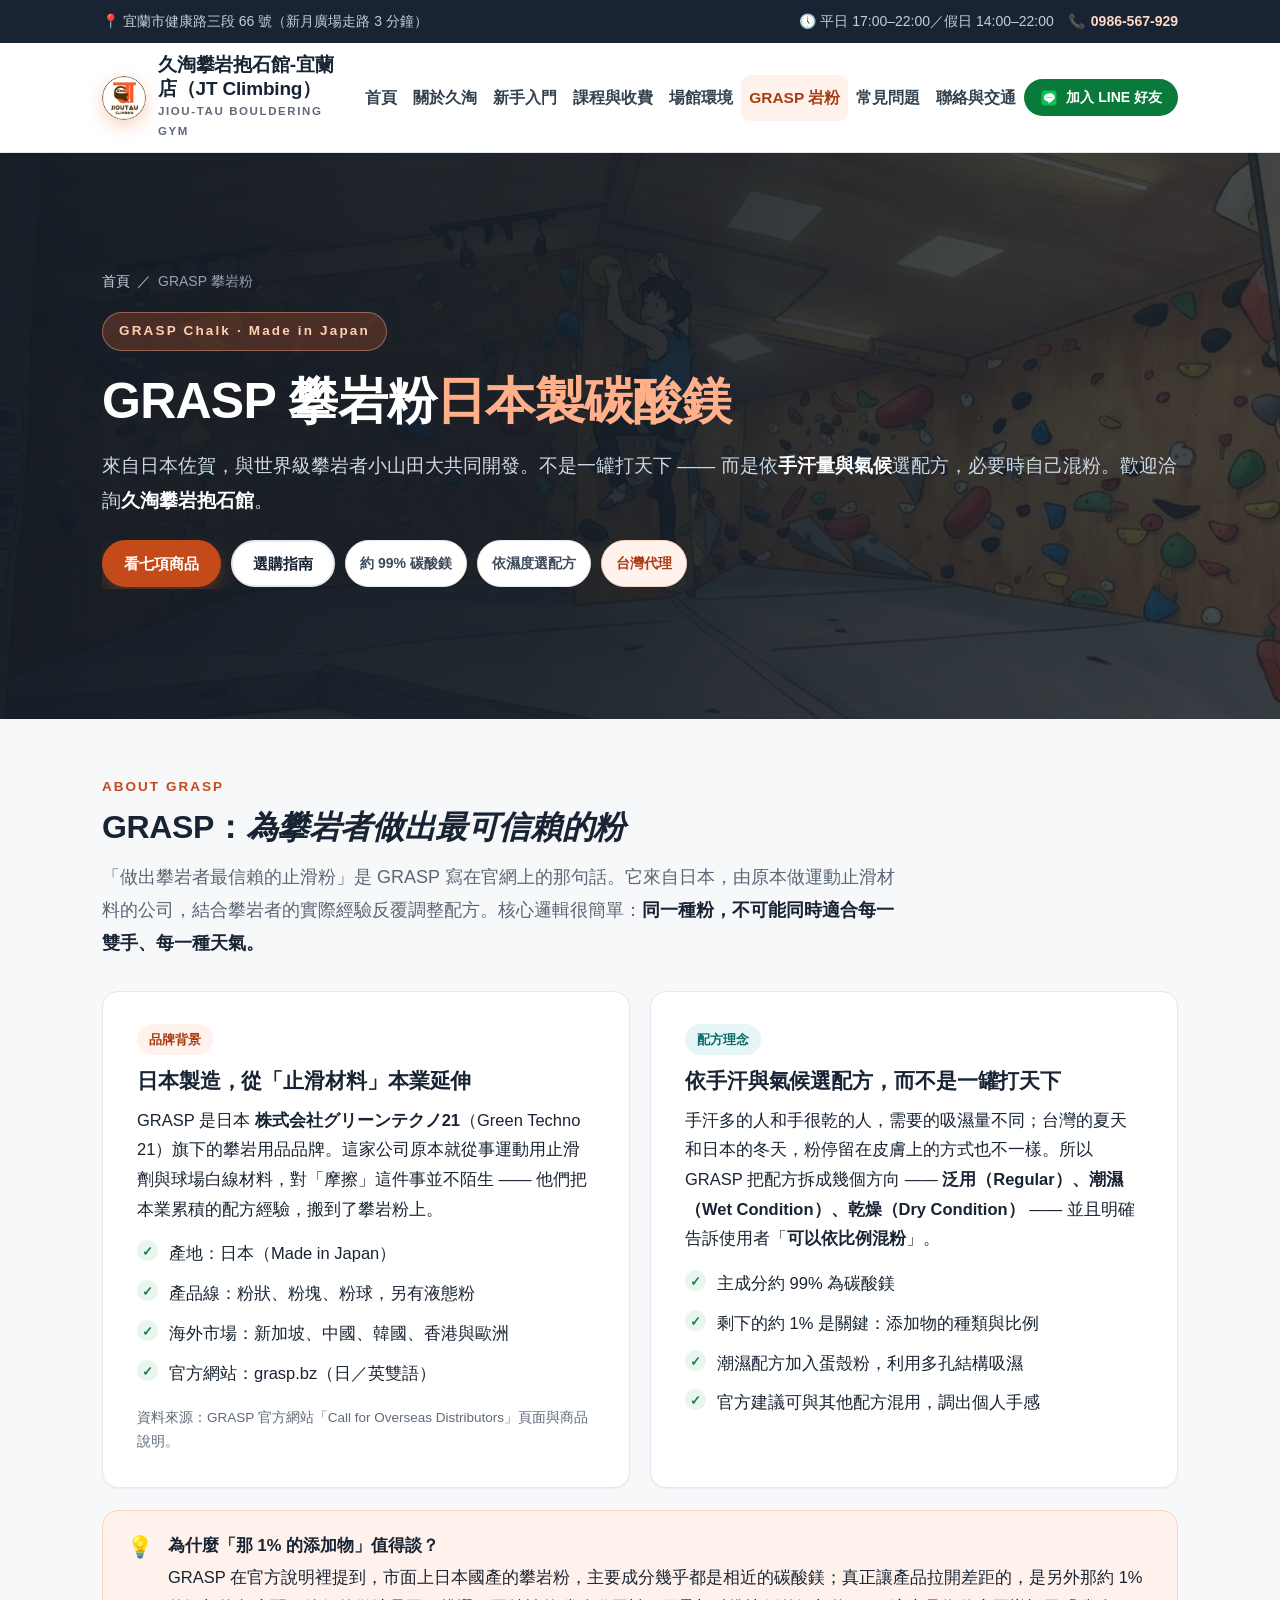
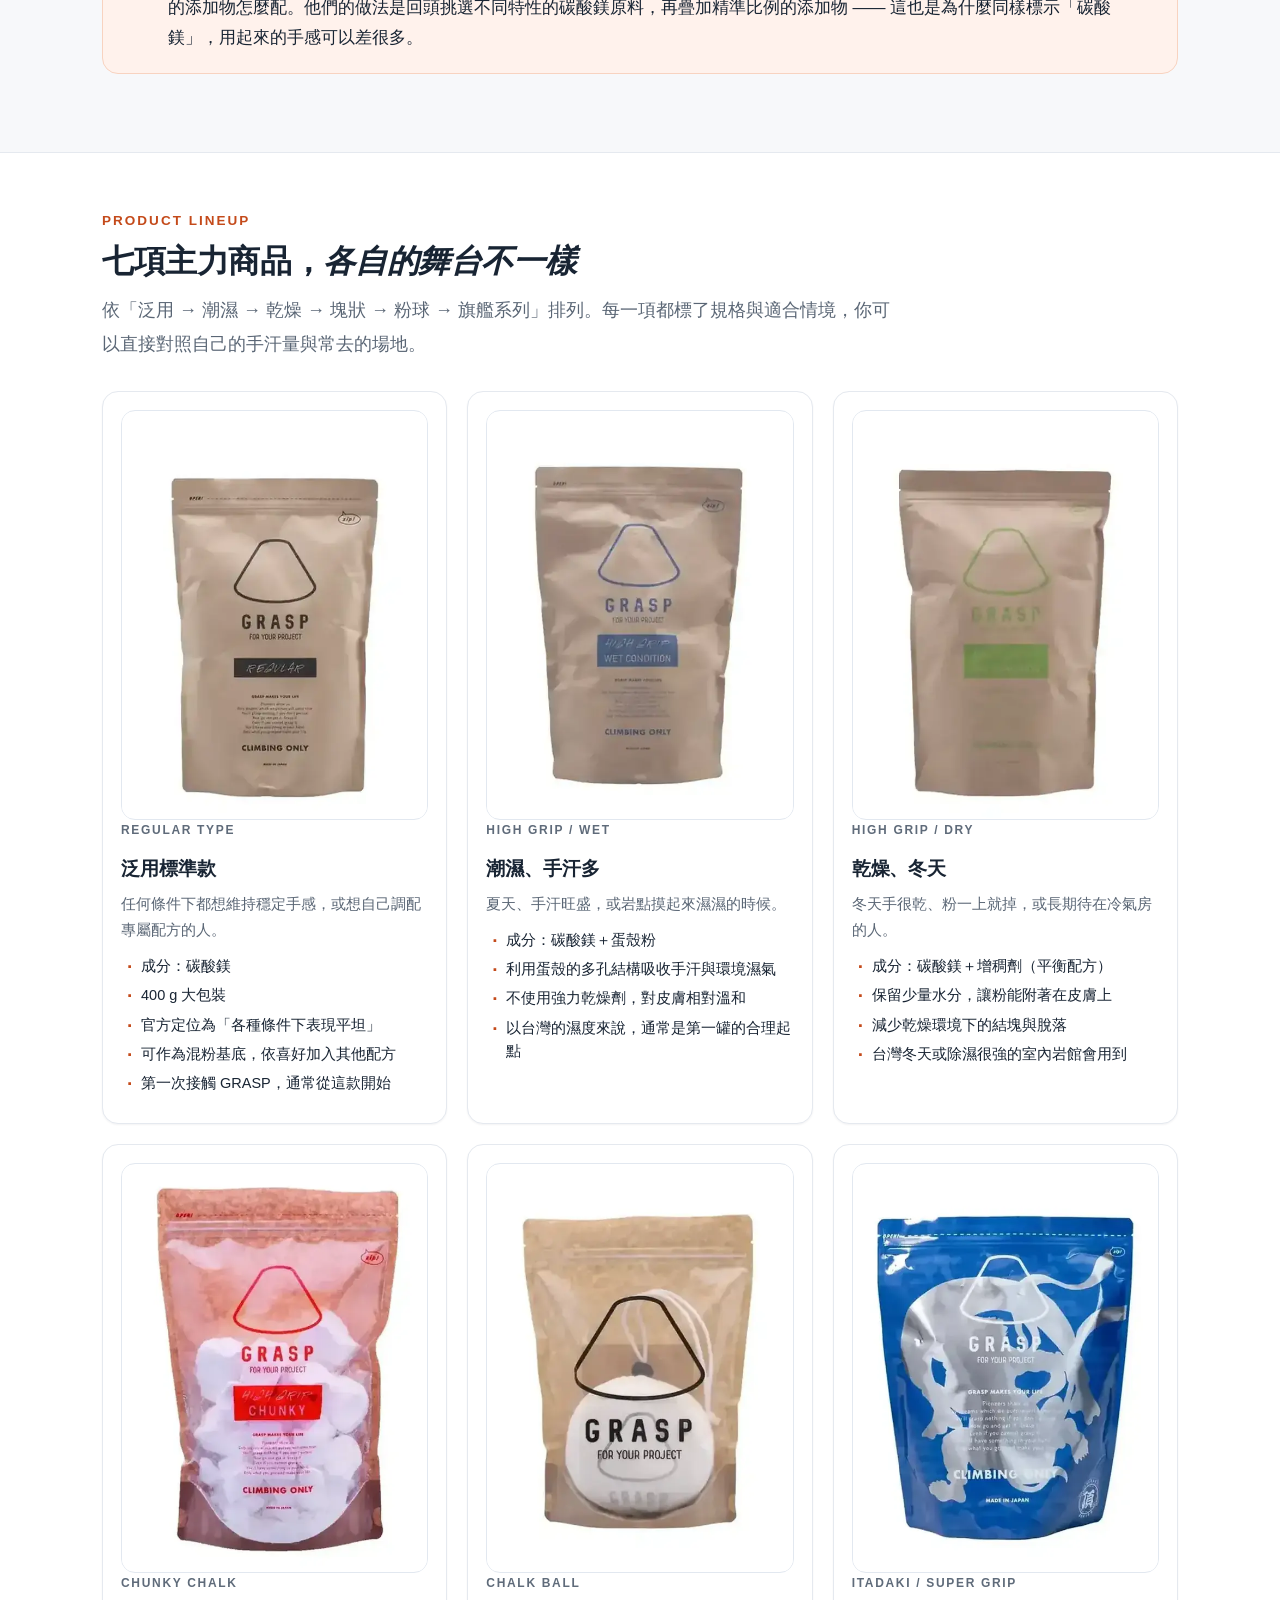
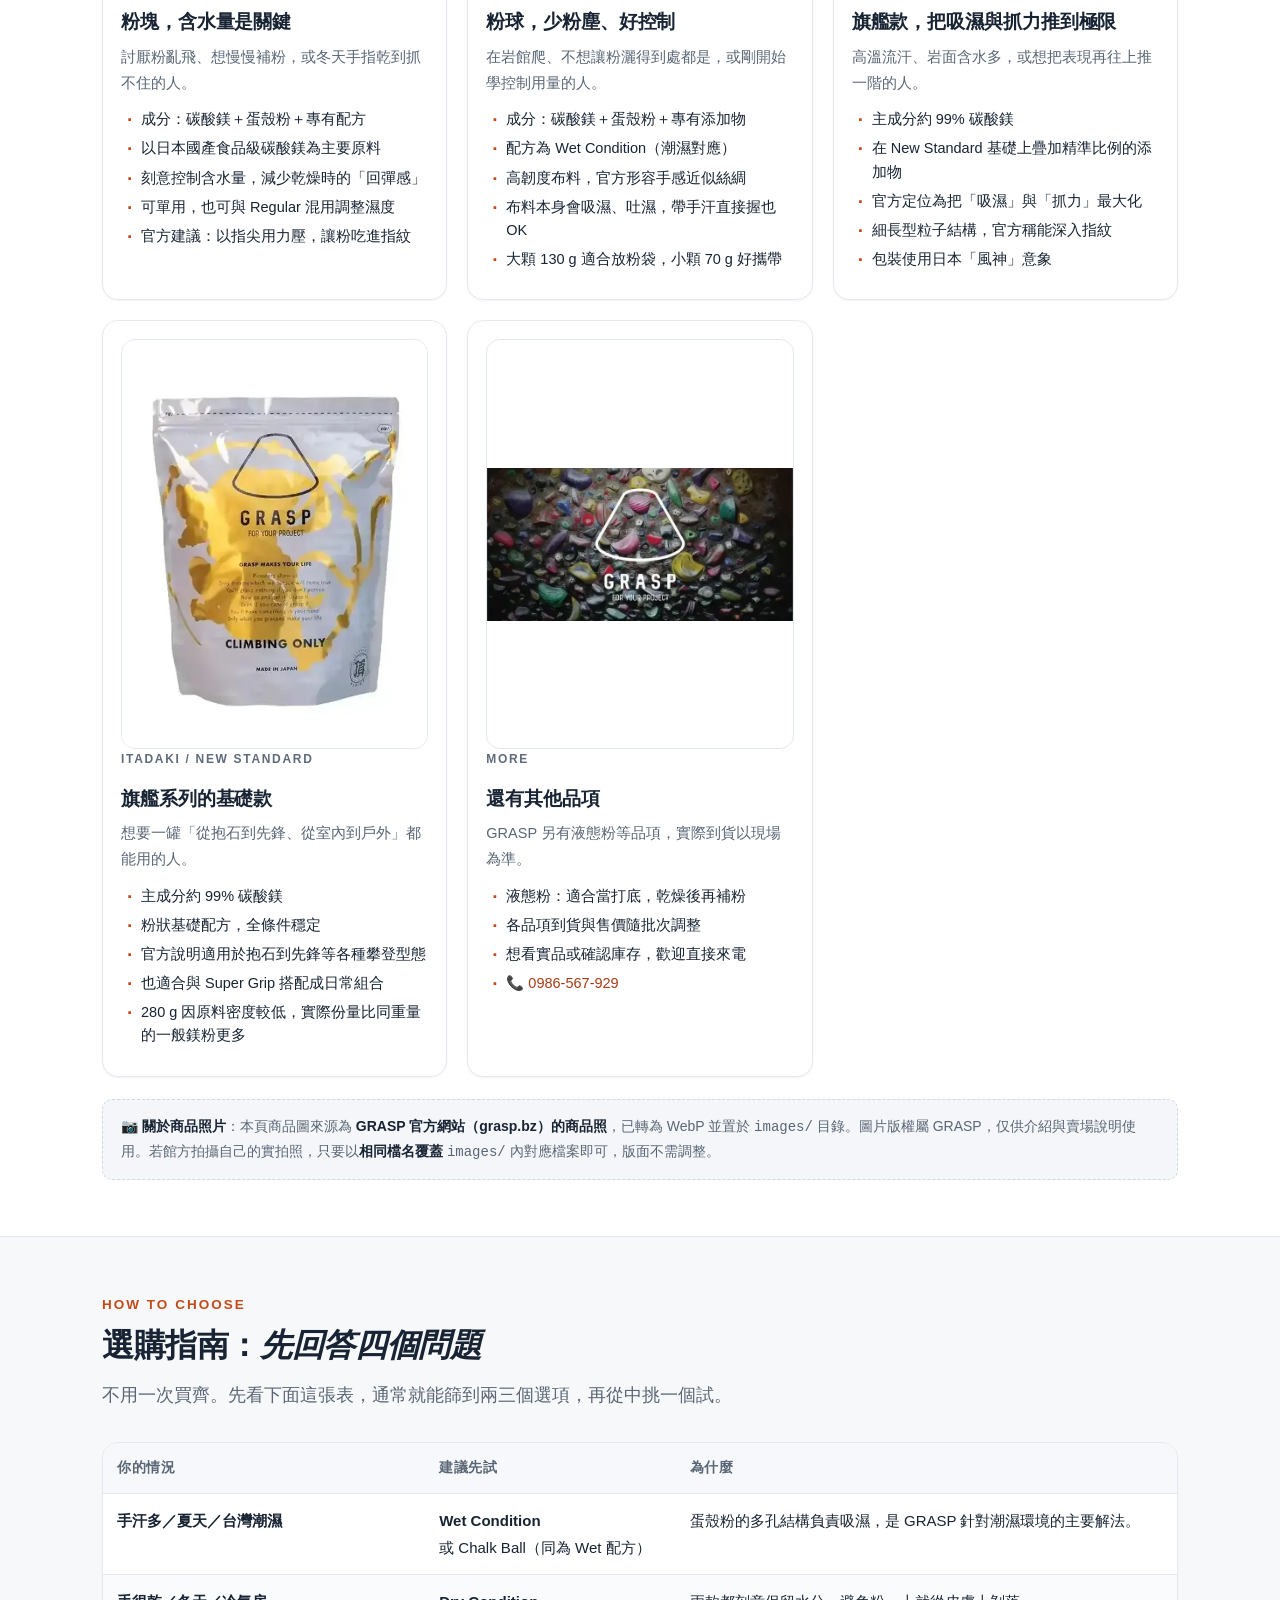
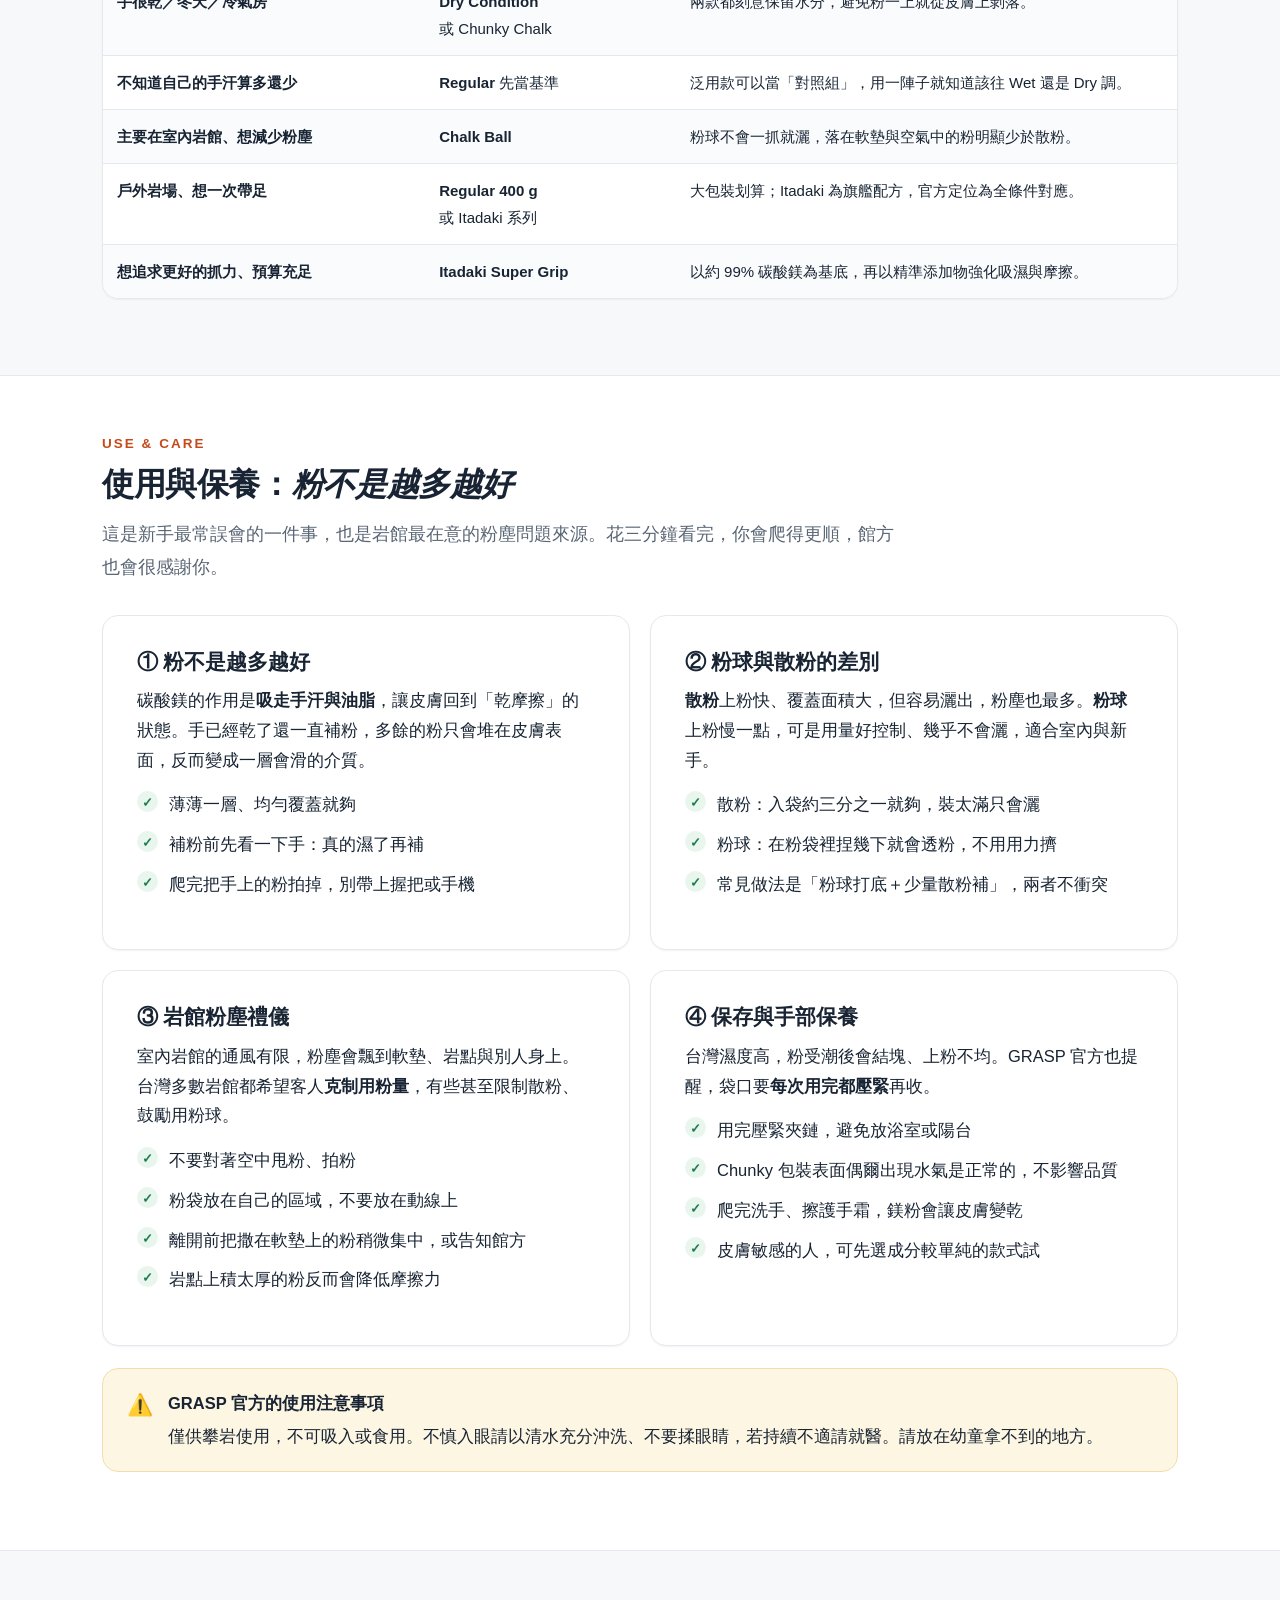
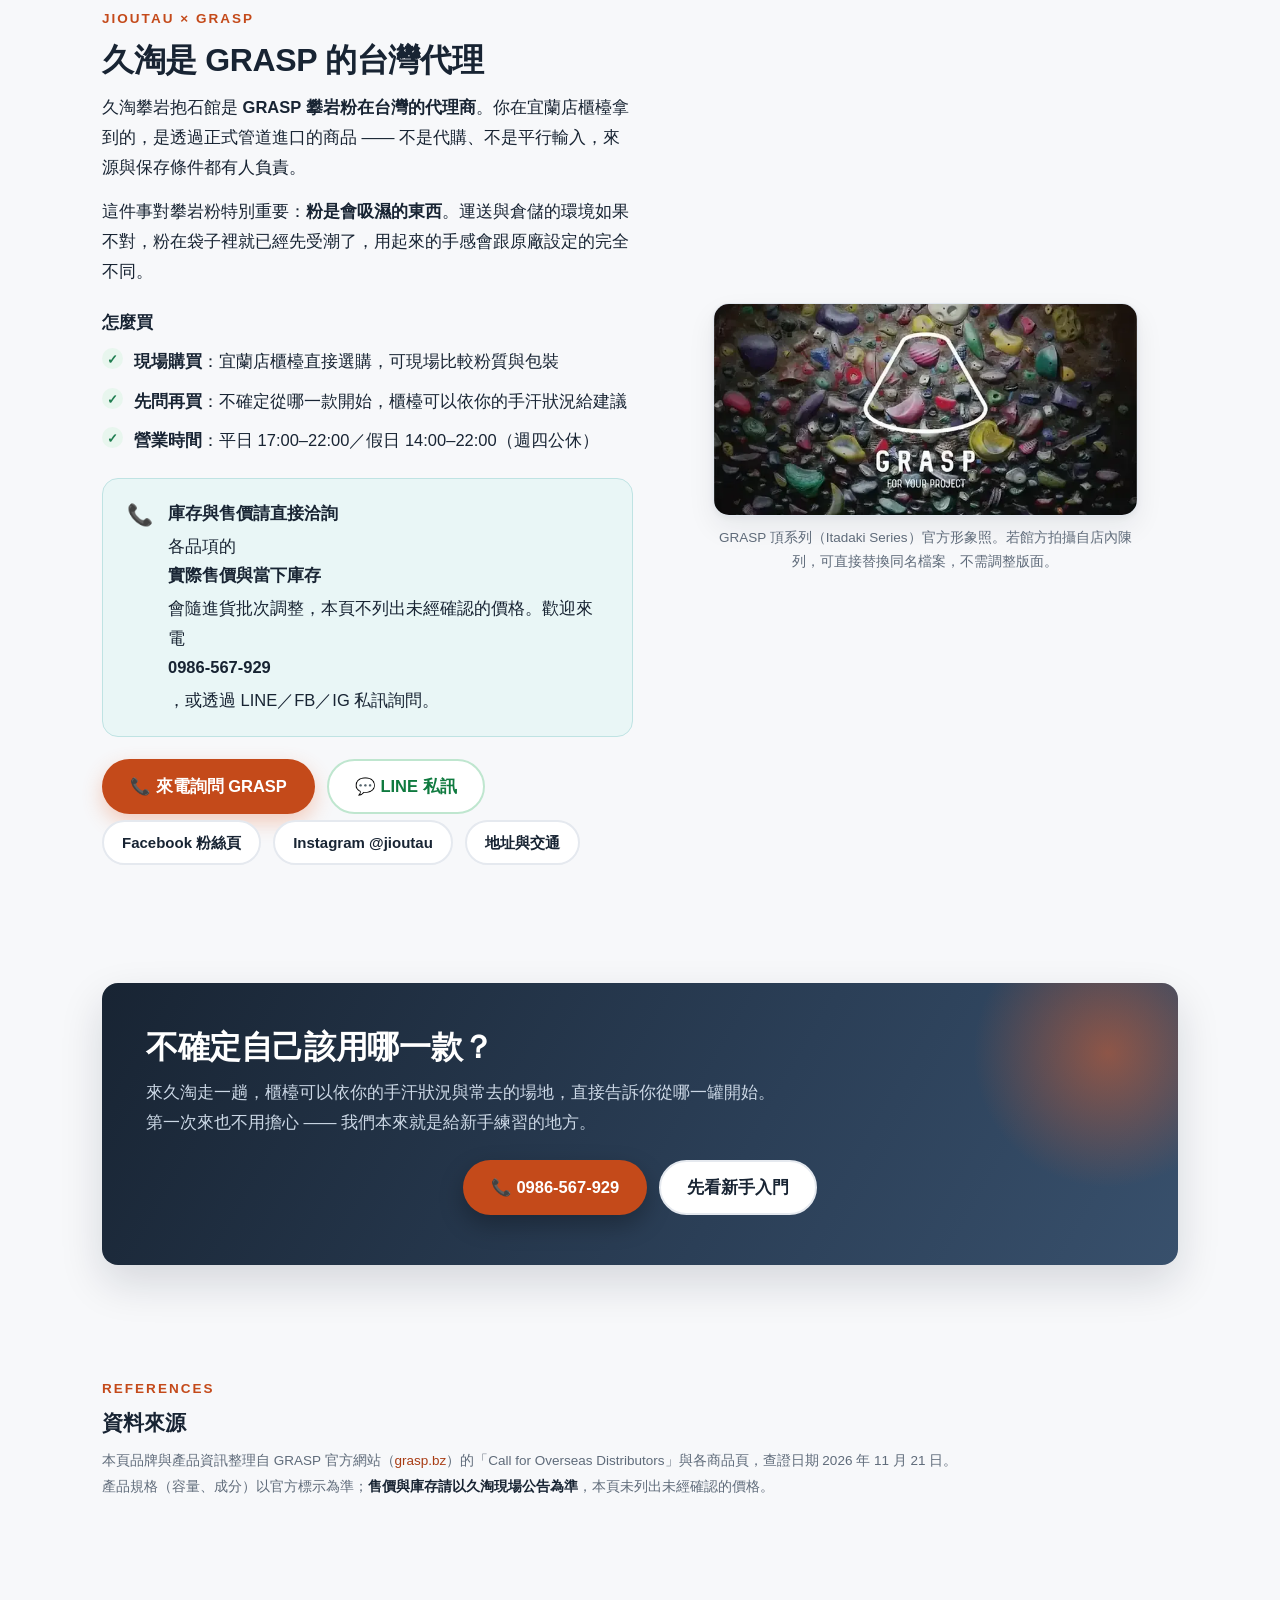
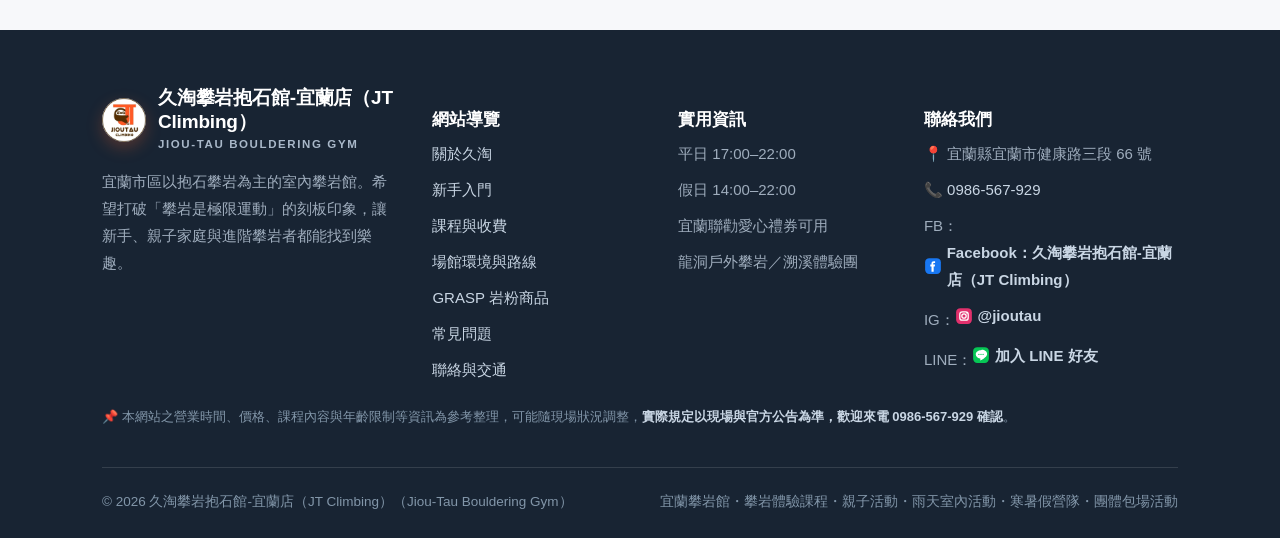
<file: grasp.html>
<!DOCTYPE html>
<html lang="zh-Hant">
<head>
<meta charset="UTF-8">
  <!-- Google Search Console 網域擁有權驗證 -->
  <meta name="google-site-verification" content="obvkpHSzLsREqPERKW87H1T134n8YzZ9feBB6tMf308" />
  <!-- Google Analytics 4 (gtag.js) -->
  <script async src="https://www.googletagmanager.com/gtag/js?id=G-GY9TGT1QWM"></script>
  <script>
    window.dataLayer = window.dataLayer || [];
    function gtag(){dataLayer.push(arguments);}
    gtag('js', new Date());
    gtag('config', 'G-GY9TGT1QWM', {
      anonymize_ip: true,
      cookie_flags: 'SameSite=None;Secure'
    });
  </script>
<meta name="viewport" content="width=device-width, initial-scale=1.0">
<meta name="theme-color" content="#182433">
<title>宜蘭 GRASP 攀岩粉｜日本製碳酸鎂｜久淘攀岩抱石館台灣代理</title>
<meta name="description" content="來自日本佐賀、與世界級攀岩者小山田大共同開發的碳酸鎂粉。依手汗量與氣候分 Regular、Wet、Dry 等配方，久淘為台灣代理，宜蘭店可洽詢。">
<meta name="keywords" content="GRASP,GRASP 岩粉,GRASP 攀岩粉,日本岩粉,碳酸鎂,攀岩止滑粉,鎂粉,攀岩粉推薦,宜蘭攀岩,久淘攀岩抱石館,GRASP 台灣代理,Itadaki,小山田大">
<meta name="robots" content="index,follow,max-image-preview:large">
<link rel="canonical" href="https://jioutau.com/grasp.html">

<!-- Open Graph -->
<meta property="og:type" content="website">
<meta property="og:locale" content="zh_TW">
<meta property="og:site_name" content="久淘攀岩抱石館-宜蘭店（JT Climbing）">
<meta property="og:title" content="宜蘭 GRASP 攀岩粉｜日本製碳酸鎂｜久淘為台灣代理">
<meta property="og:description" content="來自日本佐賀，與世界級攀岩者小山田大共同開發。Regular、Wet、Dry、Chunky、Itadaki 系列，久淘為台灣代理。">
<meta property="og:url" content="https://jioutau.com/grasp.html">
<meta property="og:image" content="https://jioutau.com/images/hero.jpg">
<meta property="og:image:width" content="1476">
<meta property="og:image:height" content="1109">
<meta property="og:image:alt" content="久淘攀岩抱石館-宜蘭店（JT Climbing）場館照片">
<meta name="twitter:image" content="https://jioutau.com/images/hero.jpg">
<meta name="twitter:image:alt" content="久淘攀岩抱石館-宜蘭店（JT Climbing）場館照片">
<meta name="twitter:card" content="summary_large_image">
<meta name="twitter:title" content="GRASP 攀岩粉｜日本製碳酸鎂岩粉｜久淘台灣代理">
<meta name="twitter:description" content="GRASP 來自日本佐賀，與世界級攀岩者小山田大共同開發。依手汗與氣候選配方，久淘攀岩抱石館為台灣代理。">
<meta name="twitter:url" content="https://jioutau.com/grasp.html">

<link rel="icon" href="/favicon.ico" sizes="any">
<link rel="icon" type="image/png" href="images/favicon.png">
<link rel="apple-touch-icon" href="images/favicon.png">
<link rel="stylesheet" href="styles.css">
<style>
/* ===== 久淘：「加入 LINE 好友」按鈕 ===== */
/* 選擇器加 header .nav a 前綴：styles.css 的 .nav a 權重較高，否則底色/圓角會被蓋掉 */
header .nav a.jt-line-btn{display:inline-flex;align-items:center;gap:8px;padding:9px 16px;border-radius:999px;background:#0A7A3A;color:#fff;font-size:14px;font-weight:700;line-height:1.4;text-decoration:none;white-space:nowrap;border:0;transition:background .16s ease}
header .nav a.jt-line-btn:hover{background:#08632F;color:#fff;text-decoration:none}
header .nav a.jt-line-btn:focus-visible{outline:3px solid #9BE6B8;outline-offset:3px}
header .nav a.jt-line-btn svg{width:18px;height:18px;flex:0 0 auto;display:block}
/* 非導覽列情境（內文、頁尾）的基礎樣式 */
a.jt-line-btn{display:inline-flex;align-items:center;gap:8px;padding:9px 16px;border-radius:999px;background:#0A7A3A;color:#fff;font-size:14px;font-weight:700;line-height:1.4;text-decoration:none;white-space:nowrap;border:0;transition:background .16s ease}
a.jt-line-btn:hover{background:#08632F;color:#fff;text-decoration:none}
a.jt-line-btn:focus-visible{outline:3px solid #9BE6B8;outline-offset:3px}
a.jt-line-btn svg{width:18px;height:18px;flex:0 0 auto;display:block}
/* 大尺寸版：內文與頁尾 */
a.jt-line-btn--lg{padding:12px 22px;font-size:15px}
a.jt-line-btn--lg svg{width:20px;height:20px}
/* ===== 品牌原色版：FAQ 內文與頁尾（#06C755 綠底白字，規格依參考圖量測） ===== */
a.jt-line-btn.jt-line-btn--brand,
.site-footer a.jt-line-btn.jt-line-btn--brand{display:inline-flex;align-items:center;gap:10px;padding:16px 28px;border-radius:999px;background:#04833c;color:#fff;font-size:16px;font-weight:700;line-height:1.4;text-decoration:none;white-space:nowrap;border:0;vertical-align:middle;box-shadow:0 6px 16px rgba(4,131,60,.30);transition:background .16s ease,box-shadow .16s ease}
a.jt-line-btn.jt-line-btn--brand:hover,
.site-footer a.jt-line-btn.jt-line-btn--brand:hover{background:#036b31;color:#fff;text-decoration:none;box-shadow:0 8px 20px rgba(4,131,60,.36)}
a.jt-line-btn.jt-line-btn--brand:focus-visible,
.site-footer a.jt-line-btn.jt-line-btn--brand:focus-visible{outline:3px solid #0A7A3A;outline-offset:3px}
a.jt-line-btn.jt-line-btn--brand svg,
.site-footer a.jt-line-btn.jt-line-btn--brand svg{width:22px;height:22px;flex:0 0 auto;display:block}
/* 內文按鈕獨立成行 */
.faq-line-cta{margin:14px 0 0}
/* ===== FAQ「建議加入官方 LINE」該句：句子與按鈕同一行 ===== */
/* flex + align-items:center，讓文字與按鈕垂直居中對齊（不用 baseline，避免按鈕往下墜） */
.faq-line-inline{display:flex;flex-wrap:wrap;align-items:center;gap:10px 14px;margin:0 0 0}
.faq-line-inline .jt-line-btn{margin-left:0}
/* 桌機／平板：句子強制單行，按鈕緊接在後 */
@media(min-width:769px){
  .faq-line-inline{flex-wrap:nowrap}
  .faq-line-inline .faq-line-text{white-space:nowrap}
}
/* 手機：句子自然換行、按鈕換到下一行，不會橫向溢出 */
@media(max-width:768px){
  .faq-line-inline .faq-line-text{white-space:normal}
}
/* ===== 移除電話 CTA 後：讓「加入 LINE 好友」站回原本電話按鈕的位置（導覽列最右） ===== */
/* 只在桌機寬度生效；1164px 以下維持原本換行行為，不動 header 寬度與收合斷點 */
@media(min-width:1165px){
  header .nav{gap:0;flex-wrap:nowrap}
  header .nav a{padding-left:8px;padding-right:8px}
  header .nav a.jt-line-btn{padding-left:16px;padding-right:16px}
}
/* 手機底部固定列：原本電話 CTA 的位置改放 LINE */
.mobile-bar .m-line-cta{background:#04833c;color:#fff}
</style>
<!-- 結構化資料：麵包屑 + GRASP 商品 ItemList（Product） -->
<script type="application/ld+json">
{
  "@context": "https://schema.org",
  "@graph": [
    {
      "@type": "BreadcrumbList",
      "itemListElement": [
        { "@type": "ListItem", "position": 1, "name": "首頁", "item": "https://jioutau.com/" },
        { "@type": "ListItem", "position": 2, "name": "GRASP 攀岩粉", "item": "https://jioutau.com/grasp.html" }
      ]
    },
    {
      "@type": "ItemList",
      "name": "GRASP 攀岩粉商品一覽",
      "description": "GRASP 來自日本佐賀的攀岩專用碳酸鎂粉，依手汗量與氣候分為多種配方。久淘攀岩抱石館為 GRASP 台灣代理。",
      "numberOfItems": 7,
      "itemListOrder": "https://schema.org/ItemListOrderAscending",
      "itemListElement": [
        {
          "@type": "ListItem",
          "position": 1,
          "item": {
            "@type": "Product",
            "name": "GRASP Regular Type 400g",
            "alternateName": "GRASP レギュラータイプ",
            "description": "以碳酸鎂為單一主要成分的標準款，在各種條件下都能維持平穩表現，可作為自行調配其他配方的基底。",
            "category": "攀岩鎂粉／碳酸鎂粉",
            "brand": { "@type": "Brand", "name": "GRASP" },
            "weight": { "@type": "QuantitativeValue", "value": 400, "unitCode": "GRM" },
            "url": "https://jioutau.com/grasp.html#regular"
          }
        },
        {
          "@type": "ListItem",
          "position": 2,
          "item": {
            "@type": "Product",
            "name": "GRASP High Grip Wet Condition 400g",
            "description": "以碳酸鎂搭配蛋殼粉，利用蛋殼的多孔結構吸收手汗與環境濕氣，適合夏季、手汗多或岩點潮濕的情況。",
            "category": "攀岩鎂粉／碳酸鎂粉",
            "brand": { "@type": "Brand", "name": "GRASP" },
            "weight": { "@type": "QuantitativeValue", "value": 400, "unitCode": "GRM" },
            "url": "https://jioutau.com/grasp.html#wet"
          }
        },
        {
          "@type": "ListItem",
          "position": 3,
          "item": {
            "@type": "Product",
            "name": "GRASP High Grip Dry Condition 400g",
            "description": "為乾燥環境設計，以增稠劑平衡配方、保留少量水分，減少冬季乾燥時粉體結塊與脫落。",
            "category": "攀岩鎂粉／碳酸鎂粉",
            "brand": { "@type": "Brand", "name": "GRASP" },
            "weight": { "@type": "QuantitativeValue", "value": 400, "unitCode": "GRM" },
            "url": "https://jioutau.com/grasp.html#dry"
          }
        },
        {
          "@type": "ListItem",
          "position": 4,
          "item": {
            "@type": "Product",
            "name": "GRASP Chunky Chalk 300g",
            "description": "塊狀鎂粉，以日本國產食品級碳酸鎂為主要原料並加入蛋殼粉，控制含水量以在乾燥條件下維持摩擦表現。",
            "category": "攀岩鎂粉／粉塊",
            "brand": { "@type": "Brand", "name": "GRASP" },
            "weight": { "@type": "QuantitativeValue", "value": 300, "unitCode": "GRM" },
            "url": "https://jioutau.com/grasp.html#chunky"
          }
        },
        {
          "@type": "ListItem",
          "position": 5,
          "item": {
            "@type": "Product",
            "name": "GRASP Chalk Ball 130g / 70g",
            "description": "採用高韌度布料製成的粉球，配方為 Wet Condition（碳酸鎂、蛋殼粉與專有添加物），上粉均勻、不易灑出。",
            "category": "攀岩鎂粉／粉球",
            "brand": { "@type": "Brand", "name": "GRASP" },
            "url": "https://jioutau.com/grasp.html#ball"
          }
        },
        {
          "@type": "ListItem",
          "position": 6,
          "item": {
            "@type": "Product",
            "name": "GRASP Itadaki Series Super Grip 280g",
            "description": "以約 99% 碳酸鎂為基底，透過精準比例的添加物強化吸濕與抓力，適合高溫流汗或岩面含水較多的情況。",
            "category": "攀岩鎂粉／碳酸鎂粉",
            "brand": { "@type": "Brand", "name": "GRASP" },
            "weight": { "@type": "QuantitativeValue", "value": 280, "unitCode": "GRM" },
            "url": "https://jioutau.com/grasp.html#supergrip"
          }
        },
        {
          "@type": "ListItem",
          "position": 7,
          "item": {
            "@type": "Product",
            "name": "GRASP Itadaki Series New Standard 280g",
            "description": "粉狀基礎款，以約 99% 碳酸鎂製成，從抱石到先鋒攀登、從天然岩場到人工岩點都維持穩定表現。",
            "category": "攀岩鎂粉／碳酸鎂粉",
            "brand": { "@type": "Brand", "name": "GRASP" },
            "weight": { "@type": "QuantitativeValue", "value": 280, "unitCode": "GRM" },
            "url": "https://jioutau.com/grasp.html#newstandard"
          }
        }
      ]
    }
  ]
}
</script>

<style>
/* ===== GRASP 頁專屬樣式 =====
   只作用於 grasp.html，未修改 styles.css 任何既有樣式。
   商品圖片使用 .gp-photo（見下方），原本的 .gp-shot 虛線佔位框已全部換成圖片。
   商品圖片來源為 GRASP 官方網站（grasp.bz）商品照，已轉為 WebP。
   官方圖片背景為純白，故框使用白底 + object-fit:contain，不同長寬比也不會裁切或變形。 */

.gp-card{padding:18px 18px 22px}
.gp-card h3{margin:14px 0 6px;font-size:19px}
.gp-card .gp-en{font-size:12px;font-weight:800;letter-spacing:.14em;color:var(--grey-soft);text-transform:uppercase}
.gp-card .gp-for{margin:8px 0 12px;font-size:14.5px;color:var(--grey)}
.gp-card ul{list-style:none;padding:0;margin:0;font-size:14.5px}
.gp-card ul li{position:relative;padding-left:20px;margin-bottom:6px;color:var(--navy);line-height:1.6}
.gp-card ul li::before{content:"·";position:absolute;left:6px;color:var(--brand);font-weight:900;font-size:19px;line-height:1.25}

.gp-pick{width:100%;border-collapse:collapse;font-size:15px}
.gp-pick th,.gp-pick td{padding:13px 14px;border-bottom:1px solid var(--line);text-align:left}
.gp-pick thead th{background:#f6f8fb;font-size:13.5px;letter-spacing:.04em;color:var(--grey)}
.gp-pick td:first-child{font-weight:800;width:30%}
.gp-pick tbody tr:last-child td{border-bottom:0}

.gp-gallery-note{
  font-size:14px;line-height:1.75;color:var(--grey);background:#f4f6f9;
  border:1px dashed #cfd8e4;border-radius:var(--radius-sm);padding:14px 18px;margin:22px 0 0;
}
.gp-src{font-size:13.5px;color:var(--grey-soft);margin-top:10px}

/* 深色底區塊內的 <strong>：styles.css 有全域 strong{color:var(--navy)}，
   在深色 hero／CTA 上會變成深藍字幾乎看不見，這裡覆寫回亮色。 */
.hero .lead strong,.hero h1 strong,.hero p strong{color:#fff;font-weight:800}

/* hero 導言：不設 max-width，讓文字依容器寬度自然流動，不手動斷行。 */
.hero .lead{max-width:none;text-wrap:pretty}

/* hero 標籤列：2 個按鈕 + 3 個膠囊共 5 項，強制同一列不換行。
   styles.css 的 .btn-row／.pill-row 都是 flex-wrap:wrap，這裡改用單一 nowrap 容器；
   窄螢幕時縮小字級與間距，仍不足則在容器內橫向滑動（不影響頁面本身）。 */
.hero-tags{
  display:flex;flex-wrap:nowrap;align-items:center;gap:10px;
  margin:22px 0 20px;max-width:100%;
  overflow-x:auto;overflow-y:hidden;padding-bottom:2px;
  scrollbar-width:none;-ms-overflow-style:none;
}
.hero-tags::-webkit-scrollbar{display:none}
.hero-tags>*{flex:0 0 auto}
.hero-tags .btn{padding:11px 20px;font-size:15px;white-space:nowrap;height:47px}
/* 膠囊高度對齊按鈕，讓 5 項的 top 值完全一致（不是只靠 align-items:center 目測對齊） */
.hero-tags .pill{
  white-space:nowrap;padding:0 14px;font-size:14px;
  height:47px;display:inline-flex;align-items:center;box-sizing:border-box;
}
@media(max-width:700px){
  .hero-tags{gap:5px;margin:18px 0 16px}
  .hero-tags .btn{padding:0 9px;font-size:11px;border-width:1.5px;height:34px;gap:4px}
  .hero-tags .pill{padding:0 7px;font-size:10.5px;height:34px}
}
@media(max-width:400px){
  .hero-tags{gap:3px}
  .hero-tags .btn{padding:0 8px;font-size:10.5px;height:32px}
  .hero-tags .pill{padding:0 6px;font-size:10px;height:32px}
}
.cta strong,.cta p strong{color:#fff;font-weight:800}
.site-footer strong{color:#fff}

/* 商品圖片：取代原本的虛線佔位框。
   用 aspect-ratio 固定比例 + object-fit:contain，圖片不變形、不裁切。 */
.gp-photo{
  display:block;width:100%;aspect-ratio:3/4;object-fit:contain;
  border-radius:14px;background:#fff;border:1px solid #e2e8f0;
  padding:0;margin:0;
}
.gp-photo.wide{aspect-ratio:2/1}
@media(max-width:700px){.gp-photo{border-radius:12px}}

@media(max-width:700px){
  .gp-card{padding:14px 14px 18px}
  .gp-card ul{font-size:14px}

  /* 選購指南表格：手機改為堆疊卡片，避免橫向捲動 */
  .table-scroll{overflow-x:visible;border:0;background:transparent;box-shadow:none}
  .gp-pick{display:block;width:100%;min-width:0;font-size:14.5px}
  .gp-pick thead{display:none}
  .gp-pick tbody{display:block}
  .gp-pick tr{
    display:block;background:#fff;border:1px solid var(--line);
    border-radius:var(--radius-sm);box-shadow:var(--shadow-sm);
    padding:14px 16px;margin-bottom:12px;
  }
  .gp-pick td{
    display:block;width:auto;padding:0;border:0;
  }
  .gp-pick td:first-child{
    font-size:15.5px;font-weight:900;color:var(--navy);
    padding-bottom:8px;margin-bottom:8px;border-bottom:1px dashed var(--line);
  }
  .gp-pick td:nth-child(2){font-size:15px;margin-bottom:6px}
  .gp-pick td:nth-child(3){font-size:14px;color:var(--grey);line-height:1.7}
  .gp-pick td:nth-child(3)::before{
    content:"為什麼　";font-weight:800;color:var(--grey-soft);font-size:12.5px;letter-spacing:.06em;
  }
}
</style>

</head>
<body>
<a class="skip" href="#main">跳至主要內容</a>

<div class="topbar">
  <div class="wrap">
    <span>📍 宜蘭市健康路三段 66 號（新月廣場走路 3 分鐘）</span>
    <span>🕔 平日 17:00–22:00／假日 14:00–22:00　📞 <a href="tel:+886986567929">0986-567-929</a></span>
  </div>
</div>

<header class="site-header">
  <div class="wrap">
    <a class="brand" href="index.html">
      <img class="brand-mark" src="images/logo.jpg" alt="久淘攀岩抱石館-宜蘭店（JT Climbing） LOGO" width="44" height="44">
      <span class="brand-txt">
        <strong>久淘攀岩抱石館-宜蘭店（JT Climbing）</strong>
        <small>Jiou-Tau Bouldering Gym</small>
      </span>
    </a>
    <button class="menu-toggle" id="menuToggle" aria-expanded="false" aria-controls="siteNav">選單 ☰</button>
    <nav class="nav" id="siteNav" aria-label="主選單">
      <a href="index.html">首頁</a>
      <a href="about.html">關於久淘</a>
      <a href="beginner.html">新手入門</a>
      <a href="courses.html">課程與收費</a>
      <a href="gym.html">場館環境</a>
      <a href="grasp.html" aria-current="page">GRASP 岩粉</a>
      <a href="faq.html">常見問題</a>
      <a href="contact.html">聯絡與交通</a>
      <a class="jt-line-btn" href="https://line.me/R/ti/p/@388pchth" target="_blank" rel="noopener noreferrer"><svg viewBox="0 0 24 24" aria-hidden="true" focusable="false">
          <rect x="2" y="2" width="20" height="20" rx="5.4" fill="#06C755"/>
          <path d="M12 5.9c-3.72 0-6.73 2.4-6.73 5.36 0 2.66 2.28 4.88 5.35 5.31.21.03.5.1.58.24.06.12.04.32.02.44l-.23 1.11c-.06.29-.21.98.86.53 1.08-.45 5.67-3.33 7.11-5.46.58-.83.82-1.67.82-2.5 0-2.96-3.01-5.36-6.73-5.36z" fill="#fff"/>
          <circle cx="9.3" cy="11.3" r=".82" fill="#06C755"/><circle cx="12" cy="11.3" r=".82" fill="#06C755"/><circle cx="14.7" cy="11.3" r=".82" fill="#06C755"/>
        </svg><span>加入 LINE 好友</span></a>
    </nav>
  </div>
</header>

<section class="hero hero-page" style="position:relative">
  <img class="hero-img" src="images/wall.jpg" alt="久淘攀岩抱石館-宜蘭店室內抱石牆與岩點" width="1600" height="1000" fetchpriority="high" decoding="async">
  <div class="hero-inner">
    <div class="wrap">
      <nav class="crumbs" aria-label="麵包屑" style="padding-top:0;color:#93a3b5">
        <a href="index.html" style="color:#c9d6e4">首頁</a><span>／</span>GRASP 攀岩粉
      </nav>
      <span class="hero-eyebrow" style="margin-top:18px">GRASP Chalk · Made in Japan</span>
      <h1>GRASP 攀岩粉<em>日本製碳酸鎂</em></h1>
      <p class="lead">來自日本佐賀，與世界級攀岩者小山田大共同開發。不是一罐打天下 —— 而是依<strong>手汗量與氣候</strong>選配方，必要時自己混粉。歡迎洽詢<strong>久淘攀岩抱石館</strong>。</p>
      <div class="hero-tags">
        <a class="btn btn-primary" href="#products">看七項商品</a>
        <a class="btn btn-ghost" href="#guide">選購指南</a>
        <span class="pill">約 99% 碳酸鎂</span>
        <span class="pill">依濕度選配方</span>
        <span class="pill hot">台灣代理</span>
      </div>
    </div>
  </div>
</section>
<main id="main">

  <!-- ============ 品牌介紹 ============ -->
  <section id="brand">
    <div class="wrap">
      <div class="sec-head">
        <p class="sec-kicker">About GRASP</p>
        <h2>GRASP：<em>為攀岩者做出最可信賴的粉</em></h2>
        <p class="lead">「做出攀岩者最信賴的止滑粉」是 GRASP 寫在官網上的那句話。它來自日本，由原本做運動止滑材料的公司，結合攀岩者的實際經驗反覆調整配方。核心邏輯很簡單：<strong>同一種粉，不可能同時適合每一雙手、每一種天氣。</strong></p>
      </div>

      <div class="grid g2">
        <div class="card pad-lg">
          <span class="badge brand">品牌背景</span>
          <h3 style="margin-top:12px">日本製造，從「止滑材料」本業延伸</h3>
          <p>GRASP 是日本 <strong>株式会社グリーンテクノ21</strong>（Green Techno 21）旗下的攀岩用品品牌。這家公司原本就從事運動用止滑劑與球場白線材料，對「摩擦」這件事並不陌生 —— 他們把本業累積的配方經驗，搬到了攀岩粉上。</p>
          <ul class="checklist">
            <li>產地：日本（Made in Japan）</li>
            <li>產品線：粉狀、粉塊、粉球，另有液態粉</li>
            <li>海外市場：新加坡、中國、韓國、香港與歐洲</li>
            <li>官方網站：grasp.bz（日／英雙語）</li>
          </ul>
          <p class="gp-src">資料來源：GRASP 官方網站「Call for Overseas Distributors」頁面與商品說明。</p>
        </div>

        <div class="card pad-lg">
          <span class="badge teal">配方理念</span>
          <h3 style="margin-top:12px">依手汗與氣候選配方，而不是一罐打天下</h3>
          <p>手汗多的人和手很乾的人，需要的吸濕量不同；台灣的夏天和日本的冬天，粉停留在皮膚上的方式也不一樣。所以 GRASP 把配方拆成幾個方向 —— <strong>泛用（Regular）、潮濕（Wet Condition）、乾燥（Dry Condition）</strong> —— 並且明確告訴使用者「<strong>可以依比例混粉</strong>」。</p>
          <ul class="checklist">
            <li>主成分約 99% 為碳酸鎂</li>
            <li>剩下的約 1% 是關鍵：添加物的種類與比例</li>
            <li>潮濕配方加入蛋殼粉，利用多孔結構吸濕</li>
            <li>官方建議可與其他配方混用，調出個人手感</li>
          </ul>
        </div>
      </div>

      <div class="callout c-tip" style="margin-top:22px">
        <span class="ico" aria-hidden="true">💡</span>
        <div>
          <strong>為什麼「那 1% 的添加物」值得談？</strong>
          <p>GRASP 在官方說明裡提到，市面上日本國產的攀岩粉，主要成分幾乎都是相近的碳酸鎂；真正讓產品拉開差距的，是另外那約 1% 的添加物怎麼配。他們的做法是回頭挑選不同特性的碳酸鎂原料，再疊加精準比例的添加物 —— 這也是為什麼同樣標示「碳酸鎂」，用起來的手感可以差很多。</p>
        </div>
      </div>
    </div>
  </section>

  <!-- ============ 商品介紹 ============ -->
  <section class="alt" id="products">
    <div class="wrap">
      <div class="sec-head">
        <p class="sec-kicker">Product Lineup</p>
        <h2>七項主力商品，<em>各自的舞台不一樣</em></h2>
        <p class="lead">依「泛用 → 潮濕 → 乾燥 → 塊狀 → 粉球 → 旗艦系列」排列。每一項都標了規格與適合情境，你可以直接對照自己的手汗量與常去的場地。</p>
      </div>

      <div class="grid g3">

        <article class="card card-hover gp-card" id="regular">
          <img class="gp-photo" src="images/grasp-regular.webp" alt="GRASP Regular Type 攀岩碳酸鎂 400 g 包裝（日本製）" width="560" height="747" loading="lazy" decoding="async">
          <p class="gp-en">Regular Type</p>
          <h3>泛用標準款</h3>
          <p class="gp-for">任何條件下都想維持穩定手感，或想自己調配專屬配方的人。</p>
          <ul>
            <li>成分：碳酸鎂</li>
            <li>400 g 大包裝</li>
            <li>官方定位為「各種條件下表現平坦」</li>
            <li>可作為混粉基底，依喜好加入其他配方</li>
            <li>第一次接觸 GRASP，通常從這款開始</li>
          </ul>
        </article>

        <article class="card card-hover gp-card" id="wet">
          <img class="gp-photo" src="images/grasp-wet.webp" alt="GRASP High Grip Wet Condition 潮濕專用攀岩碳酸鎂 400 g 包裝" width="560" height="747" loading="lazy" decoding="async">
          <p class="gp-en">High Grip / Wet</p>
          <h3>潮濕、手汗多</h3>
          <p class="gp-for">夏天、手汗旺盛，或岩點摸起來濕濕的時候。</p>
          <ul>
            <li>成分：碳酸鎂＋蛋殼粉</li>
            <li>利用蛋殼的多孔結構吸收手汗與環境濕氣</li>
            <li>不使用強力乾燥劑，對皮膚相對溫和</li>
            <li>以台灣的濕度來說，通常是第一罐的合理起點</li>
          </ul>
        </article>

        <article class="card card-hover gp-card" id="dry">
          <img class="gp-photo" src="images/grasp-dry.webp" alt="GRASP High Grip Dry Condition 乾燥專用攀岩碳酸鎂 400 g 包裝" width="560" height="747" loading="lazy" decoding="async">
          <p class="gp-en">High Grip / Dry</p>
          <h3>乾燥、冬天</h3>
          <p class="gp-for">冬天手很乾、粉一上就掉，或長期待在冷氣房的人。</p>
          <ul>
            <li>成分：碳酸鎂＋增稠劑（平衡配方）</li>
            <li>保留少量水分，讓粉能附著在皮膚上</li>
            <li>減少乾燥環境下的結塊與脫落</li>
            <li>台灣冬天或除濕很強的室內岩館會用到</li>
          </ul>
        </article>

        <article class="card card-hover gp-card" id="chunky">
          <img class="gp-photo" src="images/grasp-chunky.webp" alt="GRASP High Grip Chunky 塊狀攀岩碳酸鎂 包裝" width="560" height="747" loading="lazy" decoding="async">
          <p class="gp-en">Chunky Chalk</p>
          <h3>粉塊，含水量是關鍵</h3>
          <p class="gp-for">討厭粉亂飛、想慢慢補粉，或冬天手指乾到抓不住的人。</p>
          <ul>
            <li>成分：碳酸鎂＋蛋殼粉＋專有配方</li>
            <li>以日本國產食品級碳酸鎂為主要原料</li>
            <li>刻意控制含水量，減少乾燥時的「回彈感」</li>
            <li>可單用，也可與 Regular 混用調整濕度</li>
            <li>官方建議：以指尖用力壓，讓粉吃進指紋</li>
          </ul>
        </article>

        <article class="card card-hover gp-card" id="ball">
          <img class="gp-photo" src="images/grasp-ball.webp" alt="GRASP Chalk Ball 攀岩粉球（130 g 與 70 g）包裝" width="560" height="747" loading="lazy" decoding="async">
          <p class="gp-en">Chalk Ball</p>
          <h3>粉球，少粉塵、好控制</h3>
          <p class="gp-for">在岩館爬、不想讓粉灑得到處都是，或剛開始學控制用量的人。</p>
          <ul>
            <li>成分：碳酸鎂＋蛋殼粉＋專有添加物</li>
            <li>配方為 Wet Condition（潮濕對應）</li>
            <li>高韌度布料，官方形容手感近似絲綢</li>
            <li>布料本身會吸濕、吐濕，帶手汗直接握也 OK</li>
            <li>大顆 130 g 適合放粉袋，小顆 70 g 好攜帶</li>
          </ul>
        </article>

        <article class="card card-hover gp-card" id="supergrip">
          <img class="gp-photo" src="images/grasp-supergrip.webp" alt="GRASP 頂系列 Itadaki Super Grip 高抓力攀岩碳酸鎂 包裝" width="560" height="747" loading="lazy" decoding="async">
          <p class="gp-en">Itadaki / Super Grip</p>
          <h3>旗艦款，把吸濕與抓力推到極限</h3>
          <p class="gp-for">高溫流汗、岩面含水多，或想把表現再往上推一階的人。</p>
          <ul>
            <li>主成分約 99% 碳酸鎂</li>
            <li>在 New Standard 基礎上疊加精準比例的添加物</li>
            <li>官方定位為把「吸濕」與「抓力」最大化</li>
            <li>細長型粒子結構，官方稱能深入指紋</li>
            <li>包裝使用日本「風神」意象</li>
          </ul>
        </article>

        <article class="card card-hover gp-card" id="newstandard">
          <img class="gp-photo" src="images/grasp-newstandard.webp" alt="GRASP 頂系列 Itadaki New Standard 標準款攀岩碳酸鎂 包裝" width="560" height="747" loading="lazy" decoding="async">
          <p class="gp-en">Itadaki / New Standard</p>
          <h3>旗艦系列的基礎款</h3>
          <p class="gp-for">想要一罐「從抱石到先鋒、從室內到戶外」都能用的人。</p>
          <ul>
            <li>主成分約 99% 碳酸鎂</li>
            <li>粉狀基礎配方，全條件穩定</li>
            <li>官方說明適用於抱石到先鋒等各種攀登型態</li>
            <li>也適合與 Super Grip 搭配成日常組合</li>
            <li>280 g 因原料密度較低，實際份量比同重量的一般鎂粉更多</li>
          </ul>
        </article>

        <article class="card card-hover gp-card" aria-label="更多品項與補充說明">
          <img class="gp-photo" src="images/grasp-counter.webp" alt="GRASP 頂系列 Itadaki 商品形象照" width="700" height="350" loading="lazy" decoding="async">
          <p class="gp-en">More</p>
          <h3>還有其他品項</h3>
          <p class="gp-for">GRASP 另有液態粉等品項，實際到貨以現場為準。</p>
          <ul>
            <li>液態粉：適合當打底，乾燥後再補粉</li>
            <li>各品項到貨與售價隨批次調整</li>
            <li>想看實品或確認庫存，歡迎直接來電</li>
            <li><a href="tel:+886986567929">📞 0986-567-929</a></li>
          </ul>
        </article>

      </div>

      <p class="gp-gallery-note">
        📷 <strong>關於商品照片</strong>：本頁商品圖來源為 <strong>GRASP 官方網站（grasp.bz）的商品照</strong>，已轉為 WebP 並置於 <code>images/</code> 目錄。圖片版權屬 GRASP，仅供介紹與賣場說明使用。若館方拍攝自己的實拍照，只要以<strong>相同檔名覆蓋</strong> <code>images/</code> 內對應檔案即可，版面不需調整。
      </p>
    </div>
  </section>

  <!-- ============ 選購指南 ============ -->
  <section id="guide">
    <div class="wrap">
      <div class="sec-head">
        <p class="sec-kicker">How to Choose</p>
        <h2>選購指南：<em>先回答四個問題</em></h2>
        <p class="lead">不用一次買齊。先看下面這張表，通常就能篩到兩三個選項，再從中挑一個試。</p>
      </div>

      <div class="table-scroll">
        <table class="gp-pick">
          <thead>
            <tr>
              <th scope="col">你的情況</th>
              <th scope="col">建議先試</th>
              <th scope="col">為什麼</th>
            </tr>
          </thead>
          <tbody>
            <tr>
              <td>手汗多／夏天／台灣潮濕</td>
              <td><strong>Wet Condition</strong><br>或 Chalk Ball（同為 Wet 配方）</td>
              <td>蛋殼粉的多孔結構負責吸濕，是 GRASP 針對潮濕環境的主要解法。</td>
            </tr>
            <tr>
              <td>手很乾／冬天／冷氣房</td>
              <td><strong>Dry Condition</strong><br>或 Chunky Chalk</td>
              <td>兩款都刻意保留水分，避免粉一上就從皮膚上剝落。</td>
            </tr>
            <tr>
              <td>不知道自己的手汗算多還少</td>
              <td><strong>Regular</strong> 先當基準</td>
              <td>泛用款可以當「對照組」，用一陣子就知道該往 Wet 還是 Dry 調。</td>
            </tr>
            <tr>
              <td>主要在室內岩館、想減少粉塵</td>
              <td><strong>Chalk Ball</strong></td>
              <td>粉球不會一抓就灑，落在軟墊與空氣中的粉明顯少於散粉。</td>
            </tr>
            <tr>
              <td>戶外岩場、想一次帶足</td>
              <td><strong>Regular 400 g</strong><br>或 Itadaki 系列</td>
              <td>大包裝划算；Itadaki 為旗艦配方，官方定位為全條件對應。</td>
            </tr>
            <tr>
              <td>想追求更好的抓力、預算充足</td>
              <td><strong>Itadaki Super Grip</strong></td>
              <td>以約 99% 碳酸鎂為基底，再以精準添加物強化吸濕與摩擦。</td>
            </tr>
          </tbody>
        </table>
      </div>

    </div>
  </section>

  <!-- ============ 使用與保養 ============ -->
  <section class="alt" id="care">
    <div class="wrap">
      <div class="sec-head">
        <p class="sec-kicker">Use &amp; Care</p>
        <h2>使用與保養：<em>粉不是越多越好</em></h2>
        <p class="lead">這是新手最常誤會的一件事，也是岩館最在意的粉塵問題來源。花三分鐘看完，你會爬得更順，館方也會很感謝你。</p>
      </div>

      <div class="grid g2">
        <div class="card pad-lg">
          <h3>① 粉不是越多越好</h3>
          <p>碳酸鎂的作用是<strong>吸走手汗與油脂</strong>，讓皮膚回到「乾摩擦」的狀態。手已經乾了還一直補粉，多餘的粉只會堆在皮膚表面，反而變成一層會滑的介質。</p>
          <ul class="checklist">
            <li>薄薄一層、均勻覆蓋就夠</li>
            <li>補粉前先看一下手：真的濕了再補</li>
            <li>爬完把手上的粉拍掉，別帶上握把或手機</li>
          </ul>
        </div>

        <div class="card pad-lg">
          <h3>② 粉球與散粉的差別</h3>
          <p><strong>散粉</strong>上粉快、覆蓋面積大，但容易灑出，粉塵也最多。<strong>粉球</strong>上粉慢一點，可是用量好控制、幾乎不會灑，適合室內與新手。</p>
          <ul class="checklist">
            <li>散粉：入袋約三分之一就夠，裝太滿只會灑</li>
            <li>粉球：在粉袋裡捏幾下就會透粉，不用用力擠</li>
            <li>常見做法是「粉球打底＋少量散粉補」，兩者不衝突</li>
          </ul>
        </div>

        <div class="card pad-lg">
          <h3>③ 岩館粉塵禮儀</h3>
          <p>室內岩館的通風有限，粉塵會飄到軟墊、岩點與別人身上。台灣多數岩館都希望客人<strong>克制用粉量</strong>，有些甚至限制散粉、鼓勵用粉球。</p>
          <ul class="checklist">
            <li>不要對著空中甩粉、拍粉</li>
            <li>粉袋放在自己的區域，不要放在動線上</li>
            <li>離開前把撒在軟墊上的粉稍微集中，或告知館方</li>
            <li>岩點上積太厚的粉反而會降低摩擦力</li>
          </ul>
        </div>

        <div class="card pad-lg">
          <h3>④ 保存與手部保養</h3>
          <p>台灣濕度高，粉受潮後會結塊、上粉不均。GRASP 官方也提醒，袋口要<strong>每次用完都壓緊</strong>再收。</p>
          <ul class="checklist">
            <li>用完壓緊夾鏈，避免放浴室或陽台</li>
            <li>Chunky 包裝表面偶爾出現水氣是正常的，不影響品質</li>
            <li>爬完洗手、擦護手霜，鎂粉會讓皮膚變乾</li>
            <li>皮膚敏感的人，可先選成分較單純的款式試</li>
          </ul>
        </div>
      </div>

      <div class="callout c-warn" style="margin-top:22px">
        <span class="ico" aria-hidden="true">⚠️</span>
        <div>
          <strong>GRASP 官方的使用注意事項</strong>
          <p>僅供攀岩使用，不可吸入或食用。不慎入眼請以清水充分沖洗、不要揉眼睛，若持續不適請就醫。請放在幼童拿不到的地方。</p>
        </div>
      </div>
    </div>
  </section>

  <!-- ============ 久淘 × GRASP ============ -->
  <section id="buy">
    <div class="wrap">
      <div class="split">
        <div>
          <p class="sec-kicker">Jioutau × GRASP</p>
          <h2>久淘是 GRASP 的台灣代理</h2>
          <p>久淘攀岩抱石館是 <strong>GRASP 攀岩粉在台灣的代理商</strong>。你在宜蘭店櫃檯拿到的，是透過正式管道進口的商品 —— 不是代購、不是平行輸入，來源與保存條件都有人負責。</p>
          <p>這件事對攀岩粉特別重要：<strong>粉是會吸濕的東西</strong>。運送與倉儲的環境如果不對，粉在袋子裡就已經先受潮了，用起來的手感會跟原廠設定的完全不同。</p>

          <h4 style="margin-top:22px">怎麼買</h4>
          <ul class="checklist">
            <li><strong>現場購買</strong>：宜蘭店櫃檯直接選購，可現場比較粉質與包裝</li>
            <li><strong>先問再買</strong>：不確定從哪一款開始，櫃檯可以依你的手汗狀況給建議</li>
            <li><strong>營業時間</strong>：平日 17:00–22:00／假日 14:00–22:00（週四公休）</li>
          </ul>

          <div class="callout c-info">
            <span class="ico" aria-hidden="true">📞</span>
            <div>
              <strong>庫存與售價請直接洽詢</strong>
              <p>各品項的<strong>實際售價與當下庫存</strong>會隨進貨批次調整，本頁不列出未經確認的價格。歡迎來電 <a href="tel:+886986567929"><strong>0986-567-929</strong></a>，或透過 LINE／FB／IG 私訊詢問。</p>
            </div>
          </div>

          <div class="btn-row">
            <a class="btn btn-primary" href="tel:+886986567929">📞 來電詢問 GRASP</a>
            <a class="btn btn-line" href="https://line.me/R/ti/p/@388pchth" target="_blank" rel="noopener noreferrer">💬 LINE 私訊</a>
          </div>
          <div class="btn-row" style="margin-top:0">
            <a class="btn btn-ghost btn-sm" href="https://www.facebook.com/jioutau.yilan" target="_blank" rel="noopener noreferrer">Facebook 粉絲頁</a>
            <a class="btn btn-ghost btn-sm" href="https://www.instagram.com/jioutau/" target="_blank" rel="noopener noreferrer">Instagram @jioutau</a>
            <a class="btn btn-ghost btn-sm" href="contact.html">地址與交通</a>
          </div>
        </div>

        <figure class="split-media">
          <img class="gp-photo wide" src="images/grasp-counter.webp" alt="GRASP 頂系列 Itadaki 商品形象照" width="700" height="350" loading="lazy" decoding="async" style="box-shadow:var(--shadow)">
          <figcaption>GRASP 頂系列（Itadaki Series）官方形象照。若館方拍攝自店內陳列，可直接替換同名檔案，不需調整版面。</figcaption>
        </figure>
      </div>
    </div>
  </section>

  <!-- ============ CTA ============ -->
  <section>
    <div class="wrap">
      <div class="cta">
        <div class="cta-inner">
          <h2>不確定自己該用哪一款？</h2>
          <p>來久淘走一趟，櫃檯可以依你的手汗狀況與常去的場地，直接告訴你從哪一罐開始。第一次來也不用擔心 —— 我們本來就是給新手練習的地方。</p>
          <div class="btn-row" style="justify-content:center">
            <a class="btn btn-primary" href="tel:+886986567929">📞 0986-567-929</a>
            <a class="btn btn-ghost" href="beginner.html">先看新手入門</a>
          </div>
        </div>
      </div>
    </div>
  </section>

  <!-- ============ 資料來源 ============ -->
  <section id="sources">
    <div class="wrap">
      <p class="sec-kicker">References</p>
      <h3 style="margin-top:6px">資料來源</h3>
      <p class="gp-src" style="line-height:1.9">
        本頁品牌與產品資訊整理自 GRASP 官方網站（<a href="https://grasp.bz/" target="_blank" rel="noopener noreferrer">grasp.bz</a>）的「Call for Overseas Distributors」與各商品頁，查證日期 2026 年 11 月 21 日。<br>
        產品規格（容量、成分）以官方標示為準；<strong>售價與庫存請以久淘現場公告為準</strong>，本頁未列出未經確認的價格。
      </p>
    </div>
  </section>

</main>

<footer class="site-footer">
  <div class="wrap">
    <div class="foot-grid">
      <div>
        <a class="brand" href="index.html" style="margin-bottom:14px">
          <img class="brand-mark" src="images/logo.jpg" alt="久淘攀岩抱石館-宜蘭店（JT Climbing） LOGO" width="44" height="44">
          <span class="brand-txt">
            <strong>久淘攀岩抱石館-宜蘭店（JT Climbing）</strong>
            <small>Jiou-Tau Bouldering Gym</small>
          </span>
        </a>
        <p style="font-size:15px">宜蘭市區以抱石攀岩為主的室內攀岩館。希望打破「攀岩是極限運動」的刻板印象，讓新手、親子家庭與進階攀岩者都能找到樂趣。</p>
      </div>
      <div>
        <h3>網站導覽</h3>
        <ul>
          <li><a href="about.html">關於久淘</a></li>
          <li><a href="beginner.html">新手入門</a></li>
          <li><a href="courses.html">課程與收費</a></li>
          <li><a href="gym.html">場館環境與路線</a></li>
          <li><a href="grasp.html">GRASP 岩粉商品</a></li>
          <li><a href="faq.html">常見問題</a></li>
          <li><a href="contact.html">聯絡與交通</a></li>
        </ul>
      </div>
      <div>
        <h3>實用資訊</h3>
        <ul>
          <li>平日 17:00–22:00</li>
          <li>假日 14:00–22:00</li>
          <li>宜蘭聯勸愛心禮券可用</li>
          <li>龍洞戶外攀岩／溯溪體驗團</li>
        </ul>
      </div>
      <div>
        <h3>聯絡我們</h3>
        <ul>
          <li>📍 宜蘭縣宜蘭市健康路三段 66 號</li>
          <li>📞 <a href="tel:+886986567929">0986-567-929</a></li>
          <li>FB：<a href="https://www.facebook.com/jioutau.yilan" target="_blank" rel="noopener noreferrer" style="display:inline-flex;align-items:center;font-weight:750;color:#c9d6e4;text-decoration:none"><svg viewBox="0 0 24 24" width="18" height="18" aria-hidden="true" focusable="false" style="flex:0 0 auto;display:inline-block;vertical-align:-.19em;margin-right:.32em"><rect x="1.5" y="1.5" width="21" height="21" rx="5.6" fill="#1877F2"/><path d="M15.1 12.6h-2.2v7.1h-2.9v-7.1H8.4v-2.5h1.6V8.6c0-1.9 1.1-3 3.1-3 .9 0 1.7.1 1.7.1v2.2h-1.2c-1 0-1.3.5-1.3 1.1v1.1h2.4l-.3 2.5z" fill="#fff"/></svg>Facebook：久淘攀岩抱石館-宜蘭店（JT Climbing）</a></li>
          <li>IG：<a href="https://www.instagram.com/jioutau/" target="_blank" rel="noopener noreferrer" style="display:inline-flex;align-items:center;font-weight:750;color:#c9d6e4;text-decoration:none"><svg viewBox="0 0 24 24" width="18" height="18" aria-hidden="true" focusable="false" style="flex:0 0 auto;display:inline-block;vertical-align:-.19em;margin-right:.32em"><rect x="1.5" y="1.5" width="21" height="21" rx="5.6" fill="#E1306C"/><rect x="6.4" y="6.4" width="11.2" height="11.2" rx="3.4" fill="none" stroke="#fff" stroke-width="1.7"/><circle cx="12" cy="12" r="2.9" fill="none" stroke="#fff" stroke-width="1.7"/><circle cx="15.9" cy="8.1" r="1.05" fill="#fff"/></svg>@jioutau</a></li>
          <li>LINE：<a href="https://line.me/R/ti/p/@388pchth" target="_blank" rel="noopener noreferrer" style="display:inline-flex;align-items:center;font-weight:750;color:#c9d6e4;text-decoration:none"><svg viewBox="0 0 24 24" width="18" height="18" aria-hidden="true" focusable="false" style="flex:0 0 auto;display:inline-block;vertical-align:-.19em;margin-right:.32em"><rect x="1.5" y="1.5" width="21" height="21" rx="5.6" fill="#06C755"/><path d="M12 5.5c-3.87 0-7 2.5-7 5.6 0 2.77 2.37 5.1 5.57 5.55.22.03.52.11.6.25.07.13.05.33.02.46l-.24 1.16c-.06.3-.22 1.02.9.55 1.12-.47 5.9-3.48 7.4-5.7.6-.87.85-1.75.85-2.62 0-3.1-3.13-5.6-7-5.6z" fill="#fff"/><circle cx="9.2" cy="11.2" r=".85" fill="#06C755"/><circle cx="12" cy="11.2" r=".85" fill="#06C755"/><circle cx="14.8" cy="11.2" r=".85" fill="#06C755"/></svg>加入 LINE 好友</a></li>
        </ul>
      </div>
    </div>
    <p class="foot-note">📌 本網站之營業時間、價格、課程內容與年齡限制等資訊為參考整理，可能隨現場狀況調整，<strong style="color:#c9d6e4">實際規定以現場與官方公告為準，歡迎來電 0986-567-929 確認</strong>。</p>
    <div class="foot-bottom">
      <span>© 2026 久淘攀岩抱石館-宜蘭店（JT Climbing）（Jiou-Tau Bouldering Gym）</span>
      <span>宜蘭攀岩館・攀岩體驗課程・親子活動・雨天室內活動・寒暑假營隊・團體包場活動</span>
    </div>
  </div>
</footer>

<div class="mobile-bar">
  <a class="m-line-cta" href="https://line.me/R/ti/p/@388pchth" target="_blank" rel="noopener noreferrer">💬 加入 LINE 好友</a>
  <a class="m-line" href="courses.html">課程資訊</a>
  <a class="m-map" href="https://www.google.com/maps/search/?api=1&amp;query=%E5%AE%9C%E8%98%AD%E5%B8%82%E5%81%A5%E5%BA%B7%E8%B7%AF%E4%B8%89%E6%AE%B566%E8%99%9F" rel="noopener">🧭 導航</a>
</div>
<button class="to-top" id="toTop" aria-label="回到頁面頂端">↑</button>

<script>
(function(){
  var t=document.getElementById('menuToggle'),n=document.getElementById('siteNav');
  if(t&&n){t.addEventListener('click',function(){var o=n.classList.toggle('is-open');t.setAttribute('aria-expanded',o?'true':'false');});}
  var b=document.getElementById('toTop');
  if(b){
    window.addEventListener('scroll',function(){b.classList.toggle('show',window.scrollY>500);},{passive:true});
    b.addEventListener('click',function(){window.scrollTo({top:0,behavior:'smooth'});});
  }
})();
</script>
<!-- GA4 自訂事件：電話 / LINE / 社群 / 課程 CTA -->
<script>
(function(){
  function send(name, params){ if(typeof gtag === 'function'){ gtag('event', name, params || {}); } }
  document.addEventListener('DOMContentLoaded', function(){
    document.querySelectorAll('a[href^="tel:"]').forEach(function(a){
      a.addEventListener('click', function(){ send('click_phone', {link_url: a.getAttribute('href')}); });
    });
    document.querySelectorAll('a[href*="line.me"]').forEach(function(a){
      a.addEventListener('click', function(){ send('click_line', {link_url: a.getAttribute('href')}); });
    });
    document.querySelectorAll('a[href*="instagram.com"], a[href*="facebook.com"]').forEach(function(a){
      a.addEventListener('click', function(){
        var h = a.getAttribute('href') || '';
        var p = h.indexOf('instagram') > -1 ? 'instagram' : 'facebook';
        send('click_social', {platform: p, link_url: h});
      });
    });
    document.querySelectorAll('a[href*="courses.html"]').forEach(function(a){
      a.addEventListener('click', function(){
        send('click_course_cta', {link_text: (a.textContent || '').trim().slice(0, 60), link_url: a.getAttribute('href')});
      });
    });
  });
})();
</script>
</body>
</html>
</file>
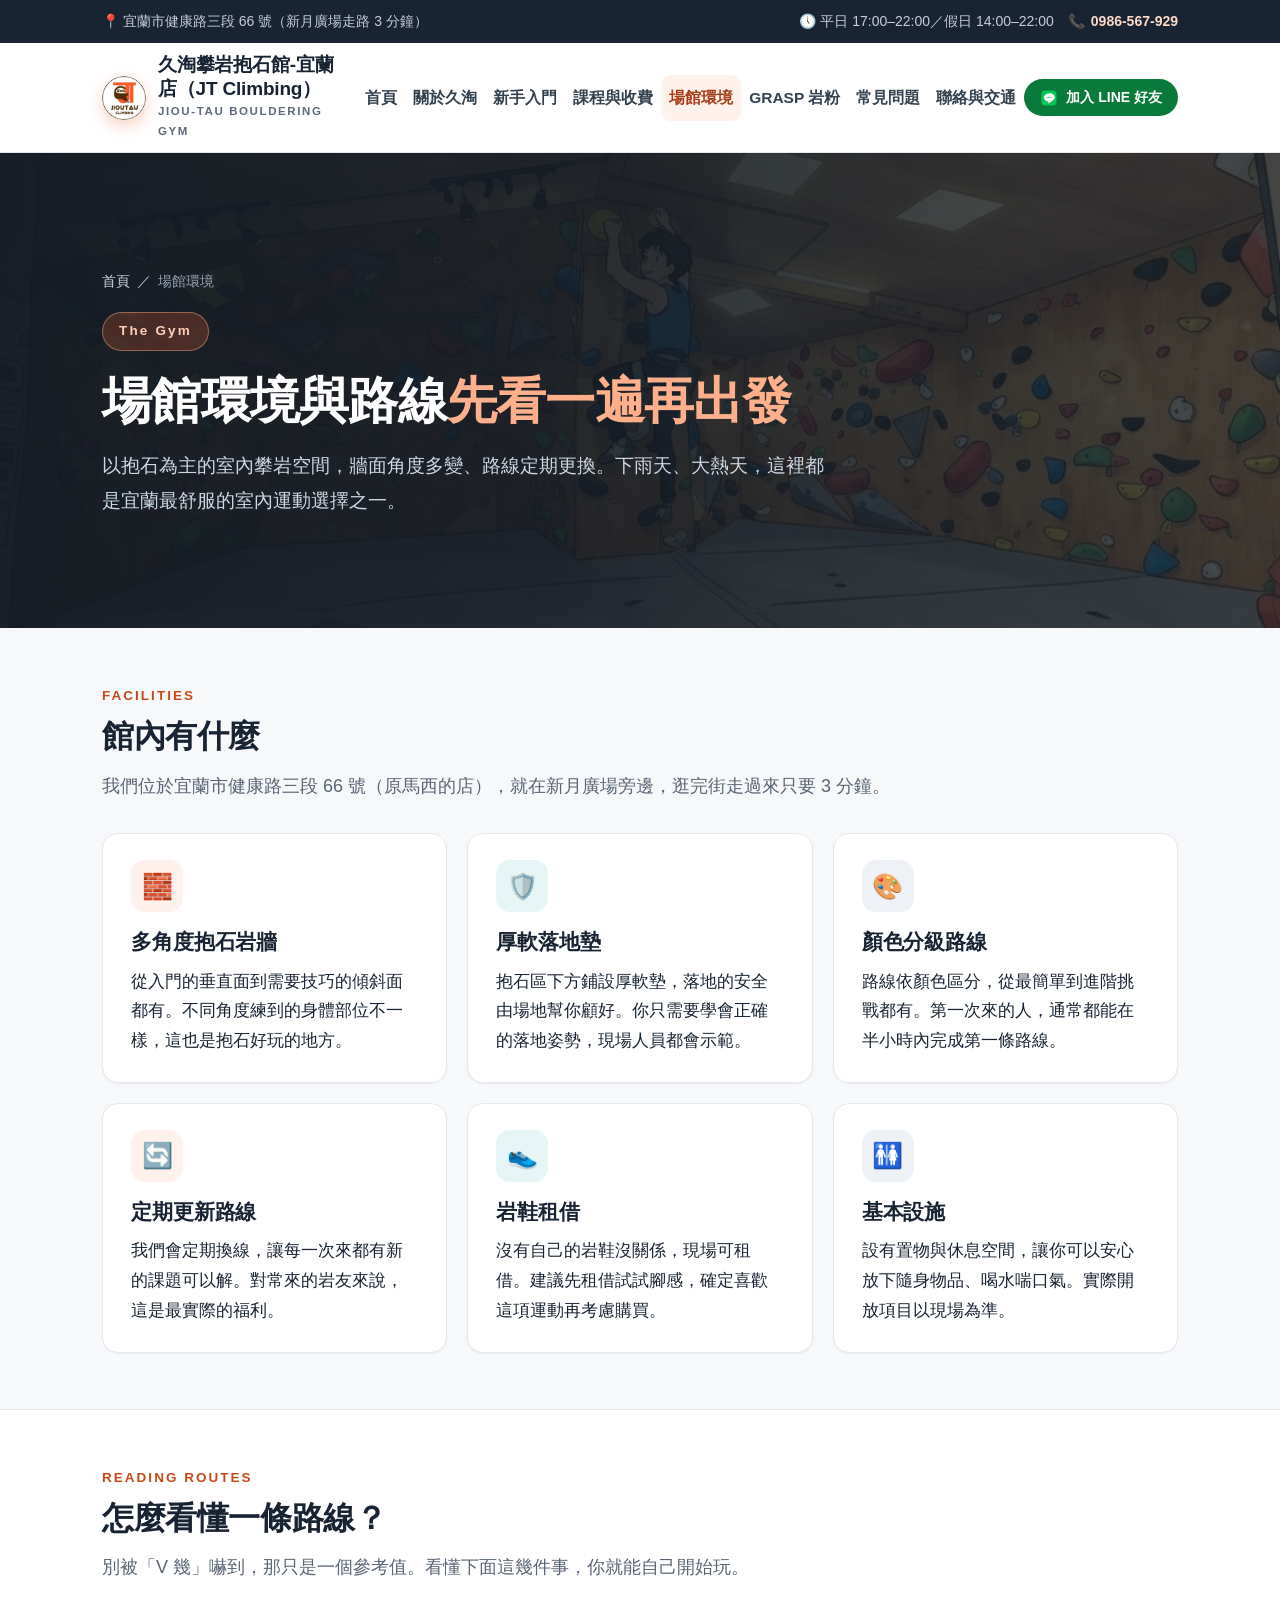
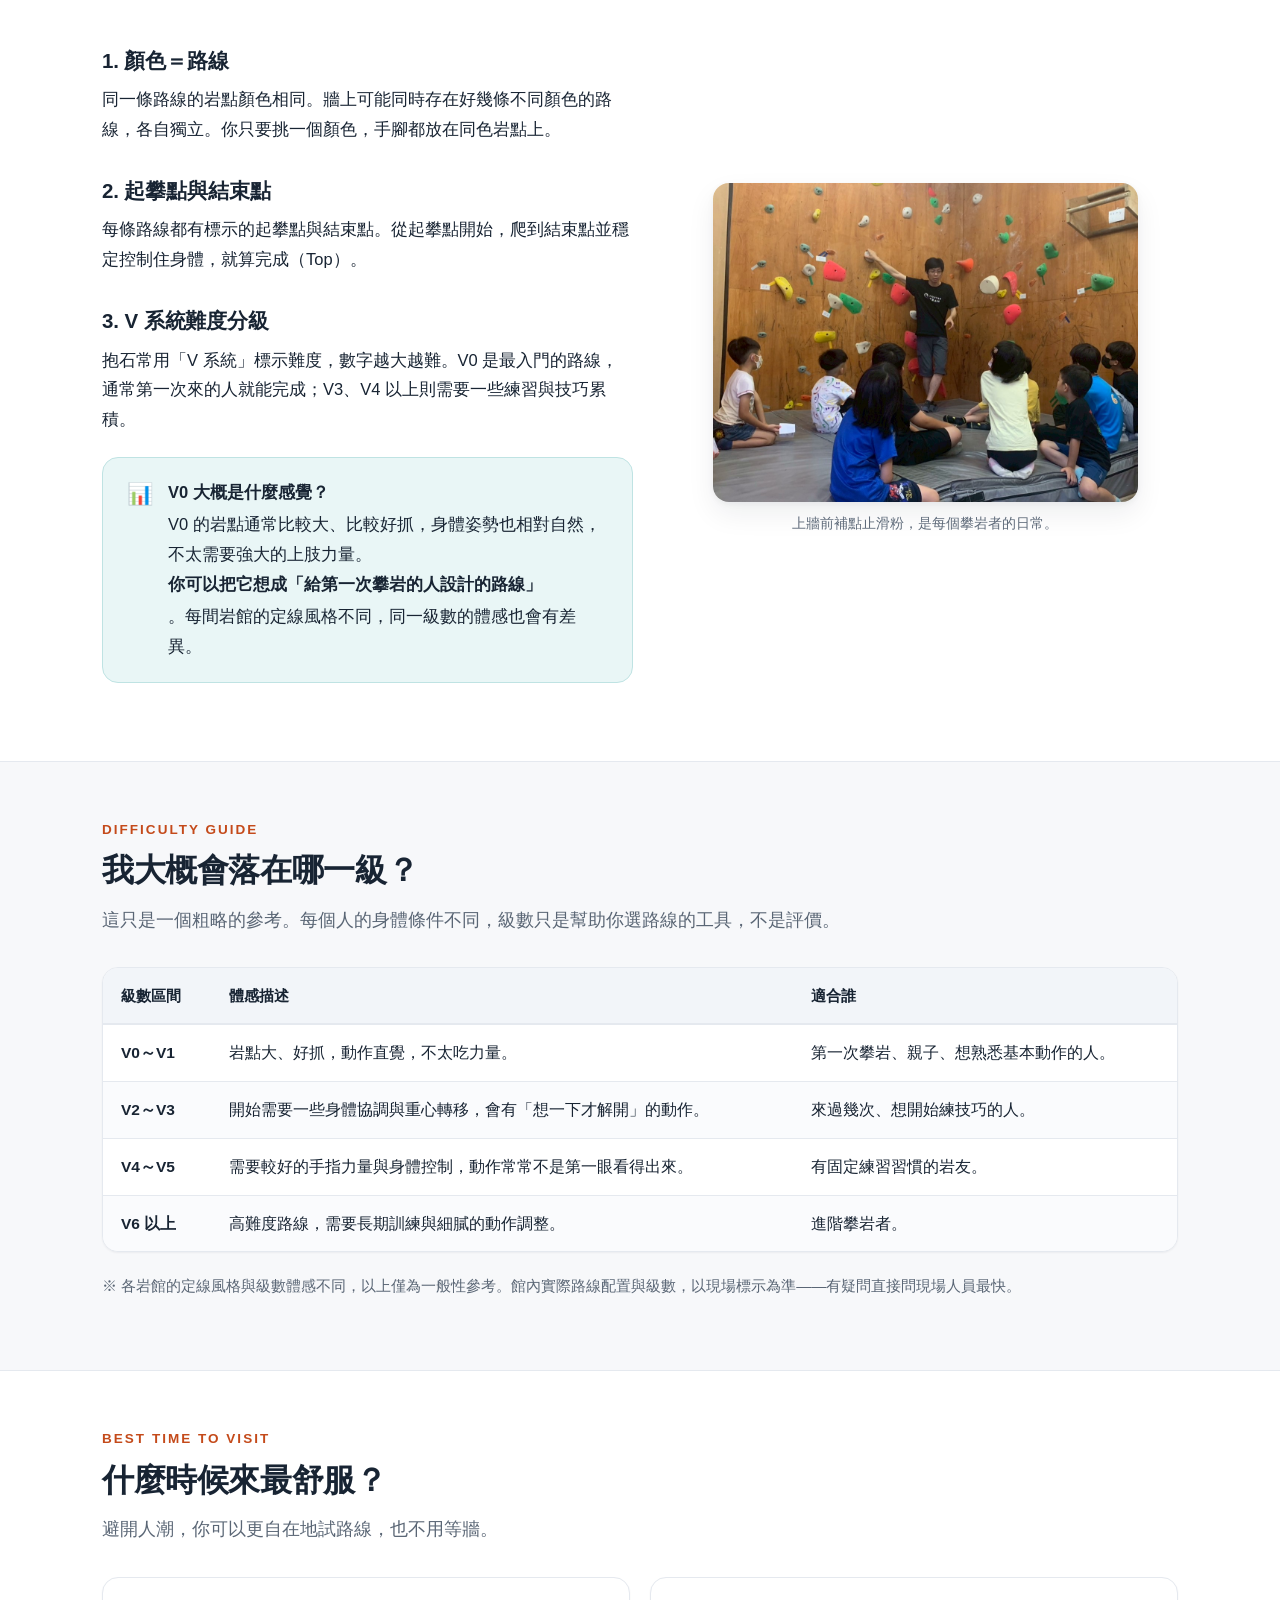
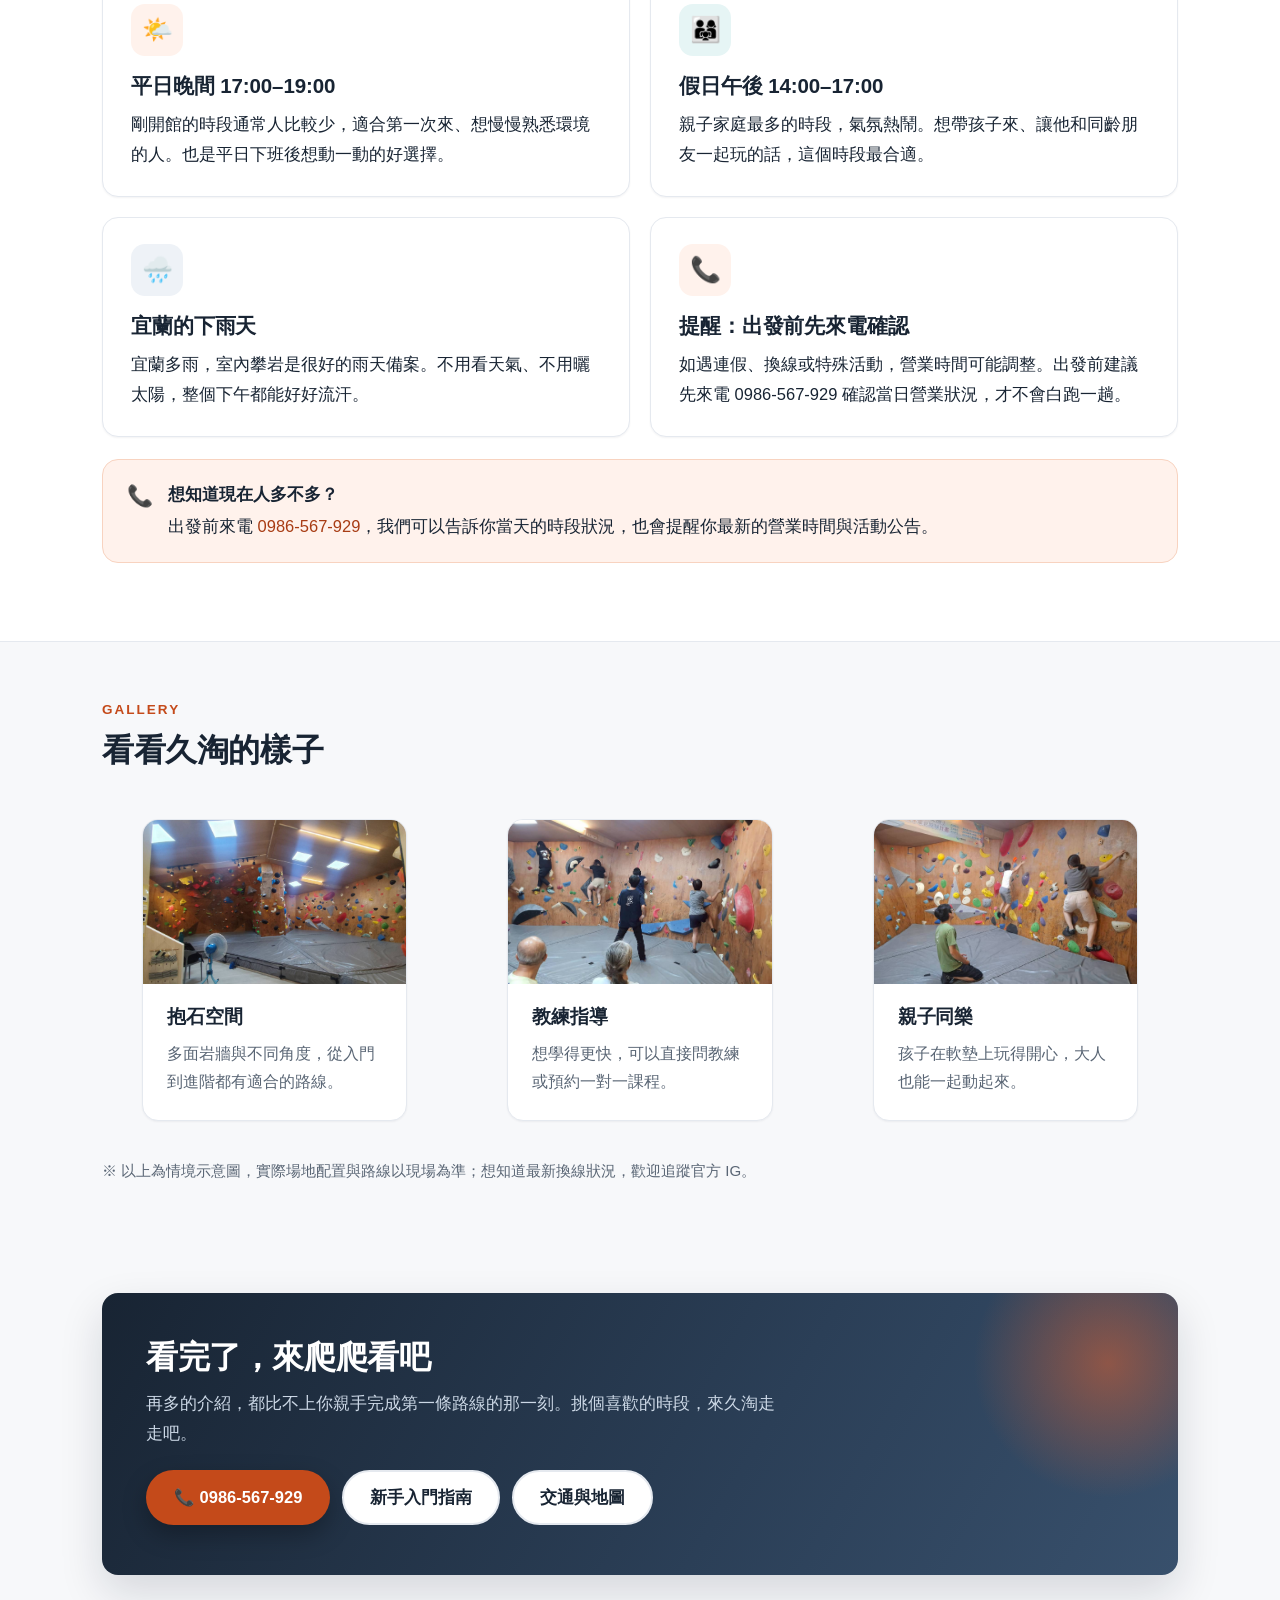
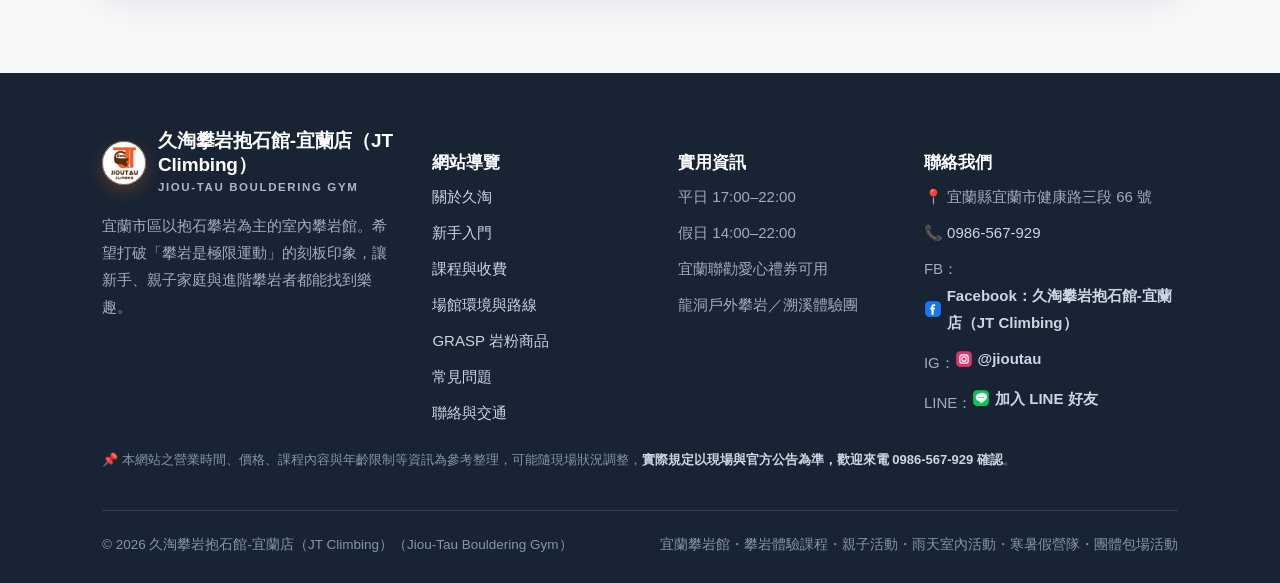
<file: gym.html>
<!DOCTYPE html>
<html lang="zh-Hant">
<head>
<meta charset="UTF-8">
  <!-- Google Search Console 網域擁有權驗證 -->
  <meta name="google-site-verification" content="obvkpHSzLsREqPERKW87H1T134n8YzZ9feBB6tMf308" />
  <!-- Google Analytics 4 (gtag.js) -->
  <script async src="https://www.googletagmanager.com/gtag/js?id=G-GY9TGT1QWM"></script>
  <script>
    window.dataLayer = window.dataLayer || [];
    function gtag(){dataLayer.push(arguments);}
    gtag('js', new Date());
    gtag('config', 'G-GY9TGT1QWM', {
      anonymize_ip: true,
      cookie_flags: 'SameSite=None;Secure'
    });
  </script>
<meta name="viewport" content="width=device-width, initial-scale=1.0">
<meta name="theme-color" content="#182433">
<title>宜蘭室內攀岩場地｜場館環境與路線｜久淘攀岩抱石館-宜蘭店</title>
<meta name="description" content="以抱石為主的室內攀岩空間，多角度岩牆、厚軟落地墊與定期更換的路線。V 難度分級一次看懂，找到適合自己的路線。">
<meta name="keywords" content="宜蘭室內攀岩,宜蘭抱石場地,抱石難度V0,攀岩路線,久淘攀岩抱石館-宜蘭店（JT Climbing）環境,宜蘭雨天室內景點">
<meta name="robots" content="index,follow,max-image-preview:large">
<link rel="canonical" href="https://jioutau.com/gym.html">
<meta property="og:type" content="website">
<meta property="og:locale" content="zh_TW">
<meta property="og:site_name" content="久淘攀岩抱石館-宜蘭店（JT Climbing）">
<meta property="og:title" content="宜蘭室內攀岩場地｜場館環境與路線">
<meta property="og:description" content="多角度岩牆、厚軟落地墊、定期換線與新手路線區，來看看久淘的攀岩空間。">
<meta property="og:url" content="https://jioutau.com/gym.html">
<meta property="og:image" content="https://jioutau.com/images/wall.jpg">
<meta property="og:image:width" content="1168">
<meta property="og:image:height" content="880">
<meta property="og:image:alt" content="久淘攀岩抱石館-宜蘭店（JT Climbing）場館照片">
<meta name="twitter:image" content="https://jioutau.com/images/wall.jpg">
<meta name="twitter:image:alt" content="久淘攀岩抱石館-宜蘭店（JT Climbing）場館照片">
<meta name="twitter:card" content="summary_large_image">
<meta name="twitter:title" content="場館環境與路線｜宜蘭室內抱石攀岩場地介紹">
<meta name="twitter:description" content="多角度岩牆、厚軟落地墊、定期換線與新手路線區，來看看久淘的攀岩空間。">
<meta name="twitter:url" content="https://jioutau.com/gym.html">
<link rel="icon" href="/favicon.ico" sizes="any">
<link rel="icon" type="image/png" href="images/favicon.png">
<link rel="apple-touch-icon" href="images/favicon.png">
<link rel="stylesheet" href="styles.css">
<style>
/* ===== 久淘：「加入 LINE 好友」按鈕 ===== */
/* 選擇器加 header .nav a 前綴：styles.css 的 .nav a 權重較高，否則底色/圓角會被蓋掉 */
header .nav a.jt-line-btn{display:inline-flex;align-items:center;gap:8px;padding:9px 16px;border-radius:999px;background:#0A7A3A;color:#fff;font-size:14px;font-weight:700;line-height:1.4;text-decoration:none;white-space:nowrap;border:0;transition:background .16s ease}
header .nav a.jt-line-btn:hover{background:#08632F;color:#fff;text-decoration:none}
header .nav a.jt-line-btn:focus-visible{outline:3px solid #9BE6B8;outline-offset:3px}
header .nav a.jt-line-btn svg{width:18px;height:18px;flex:0 0 auto;display:block}
/* 非導覽列情境（內文、頁尾）的基礎樣式 */
a.jt-line-btn{display:inline-flex;align-items:center;gap:8px;padding:9px 16px;border-radius:999px;background:#0A7A3A;color:#fff;font-size:14px;font-weight:700;line-height:1.4;text-decoration:none;white-space:nowrap;border:0;transition:background .16s ease}
a.jt-line-btn:hover{background:#08632F;color:#fff;text-decoration:none}
a.jt-line-btn:focus-visible{outline:3px solid #9BE6B8;outline-offset:3px}
a.jt-line-btn svg{width:18px;height:18px;flex:0 0 auto;display:block}
/* 大尺寸版：內文與頁尾 */
a.jt-line-btn--lg{padding:12px 22px;font-size:15px}
a.jt-line-btn--lg svg{width:20px;height:20px}
/* ===== 品牌原色版：FAQ 內文與頁尾（#06C755 綠底白字，規格依參考圖量測） ===== */
a.jt-line-btn.jt-line-btn--brand,
.site-footer a.jt-line-btn.jt-line-btn--brand{display:inline-flex;align-items:center;gap:10px;padding:16px 28px;border-radius:999px;background:#04833c;color:#fff;font-size:16px;font-weight:700;line-height:1.4;text-decoration:none;white-space:nowrap;border:0;vertical-align:middle;box-shadow:0 6px 16px rgba(4,131,60,.30);transition:background .16s ease,box-shadow .16s ease}
a.jt-line-btn.jt-line-btn--brand:hover,
.site-footer a.jt-line-btn.jt-line-btn--brand:hover{background:#036b31;color:#fff;text-decoration:none;box-shadow:0 8px 20px rgba(4,131,60,.36)}
a.jt-line-btn.jt-line-btn--brand:focus-visible,
.site-footer a.jt-line-btn.jt-line-btn--brand:focus-visible{outline:3px solid #0A7A3A;outline-offset:3px}
a.jt-line-btn.jt-line-btn--brand svg,
.site-footer a.jt-line-btn.jt-line-btn--brand svg{width:22px;height:22px;flex:0 0 auto;display:block}
/* 內文按鈕獨立成行 */
.faq-line-cta{margin:14px 0 0}
/* ===== FAQ「建議加入官方 LINE」該句：句子與按鈕同一行 ===== */
/* flex + align-items:center，讓文字與按鈕垂直居中對齊（不用 baseline，避免按鈕往下墜） */
.faq-line-inline{display:flex;flex-wrap:wrap;align-items:center;gap:10px 14px;margin:0 0 0}
.faq-line-inline .jt-line-btn{margin-left:0}
/* 桌機／平板：句子強制單行，按鈕緊接在後 */
@media(min-width:769px){
  .faq-line-inline{flex-wrap:nowrap}
  .faq-line-inline .faq-line-text{white-space:nowrap}
}
/* 手機：句子自然換行、按鈕換到下一行，不會橫向溢出 */
@media(max-width:768px){
  .faq-line-inline .faq-line-text{white-space:normal}
}
/* ===== 移除電話 CTA 後：讓「加入 LINE 好友」站回原本電話按鈕的位置（導覽列最右） ===== */
/* 只在桌機寬度生效；1164px 以下維持原本換行行為，不動 header 寬度與收合斷點 */
@media(min-width:1165px){
  header .nav{gap:0;flex-wrap:nowrap}
  header .nav a{padding-left:8px;padding-right:8px}
  header .nav a.jt-line-btn{padding-left:16px;padding-right:16px}
}
/* 手機底部固定列：原本電話 CTA 的位置改放 LINE */
.mobile-bar .m-line-cta{background:#04833c;color:#fff}
</style>
</head>
<body>
<a class="skip" href="#main">跳至主要內容</a>

<div class="topbar">
  <div class="wrap">
    <span>📍 宜蘭市健康路三段 66 號（新月廣場走路 3 分鐘）</span>
    <span>🕔 平日 17:00–22:00／假日 14:00–22:00　📞 <a href="tel:+886986567929">0986-567-929</a></span>
  </div>
</div>

<header class="site-header">
  <div class="wrap">
    <a class="brand" href="index.html">
      <img class="brand-mark" src="images/logo.jpg" alt="久淘攀岩抱石館-宜蘭店（JT Climbing） LOGO" width="44" height="44">
      <span class="brand-txt">
        <strong>久淘攀岩抱石館-宜蘭店（JT Climbing）</strong>
        <small>Jiou-Tau Bouldering Gym</small>
      </span>
    </a>
    <button class="menu-toggle" id="menuToggle" aria-expanded="false" aria-controls="siteNav">選單 ☰</button>
    <nav class="nav" id="siteNav" aria-label="主選單">
      <a href="index.html">首頁</a>
      <a href="about.html">關於久淘</a>
      <a href="beginner.html">新手入門</a>
      <a href="courses.html">課程與收費</a>
      <a href="gym.html" aria-current="page">場館環境</a>
      <a href="grasp.html">GRASP 岩粉</a>
      <a href="faq.html">常見問題</a>
      <a href="contact.html">聯絡與交通</a>
      <a class="jt-line-btn" href="https://line.me/R/ti/p/@388pchth" target="_blank" rel="noopener noreferrer"><svg viewBox="0 0 24 24" aria-hidden="true" focusable="false">
          <rect x="2" y="2" width="20" height="20" rx="5.4" fill="#06C755"/>
          <path d="M12 5.9c-3.72 0-6.73 2.4-6.73 5.36 0 2.66 2.28 4.88 5.35 5.31.21.03.5.1.58.24.06.12.04.32.02.44l-.23 1.11c-.06.29-.21.98.86.53 1.08-.45 5.67-3.33 7.11-5.46.58-.83.82-1.67.82-2.5 0-2.96-3.01-5.36-6.73-5.36z" fill="#fff"/>
          <circle cx="9.3" cy="11.3" r=".82" fill="#06C755"/><circle cx="12" cy="11.3" r=".82" fill="#06C755"/><circle cx="14.7" cy="11.3" r=".82" fill="#06C755"/>
        </svg><span>加入 LINE 好友</span></a>
    </nav>
  </div>
</header>

<section class="hero hero-page" style="position:relative">
  <img class="hero-img" src="images/wall.jpg" alt="久淘攀岩抱石館-宜蘭店（JT Climbing）挑高的木質抱石岩牆，牆面佈滿彩色岩點，一旁落地窗引入自然光" width="1168" height="880">
  <div class="hero-inner">
    <div class="wrap">
      <nav class="crumbs" aria-label="麵包屑" style="padding-top:0;color:#93a3b5">
        <a href="index.html" style="color:#c9d6e4">首頁</a><span>／</span>場館環境
      </nav>
      <span class="hero-eyebrow" style="margin-top:18px">The Gym</span>
      <h1>場館環境與路線<em>先看一遍再出發</em></h1>
      <p class="lead">以抱石為主的室內攀岩空間，牆面角度多變、路線定期更換。下雨天、大熱天，這裡都是宜蘭最舒服的室內運動選擇之一。</p>
    </div>
  </div>
</section>

<main id="main">

  <section>
    <div class="wrap">
      <div class="sec-head">
        <p class="sec-kicker">Facilities</p>
        <h2>館內有什麼</h2>
        <p class="lead">我們位於宜蘭市健康路三段 66 號（原馬西的店），就在新月廣場旁邊，逛完街走過來只要 3 分鐘。</p>
      </div>
      <div class="grid g3">
        <div class="card">
          <div class="card-ico" aria-hidden="true">🧱</div>
          <h3>多角度抱石岩牆</h3>
          <p>從入門的垂直面到需要技巧的傾斜面都有。不同角度練到的身體部位不一樣，這也是抱石好玩的地方。</p>
        </div>
        <div class="card">
          <div class="card-ico teal" aria-hidden="true">🛡️</div>
          <h3>厚軟落地墊</h3>
          <p>抱石區下方鋪設厚軟墊，落地的安全由場地幫你顧好。你只需要學會正確的落地姿勢，現場人員都會示範。</p>
        </div>
        <div class="card">
          <div class="card-ico navy" aria-hidden="true">🎨</div>
          <h3>顏色分級路線</h3>
          <p>路線依顏色區分，從最簡單到進階挑戰都有。第一次來的人，通常都能在半小時內完成第一條路線。</p>
        </div>
        <div class="card">
          <div class="card-ico" aria-hidden="true">🔄</div>
          <h3>定期更新路線</h3>
          <p>我們會定期換線，讓每一次來都有新的課題可以解。對常來的岩友來說，這是最實際的福利。</p>
        </div>
        <div class="card">
          <div class="card-ico teal" aria-hidden="true">👟</div>
          <h3>岩鞋租借</h3>
          <p>沒有自己的岩鞋沒關係，現場可租借。建議先租借試試腳感，確定喜歡這項運動再考慮購買。</p>
        </div>
        <div class="card">
          <div class="card-ico navy" aria-hidden="true">🚻</div>
          <h3>基本設施</h3>
          <p>設有置物與休息空間，讓你可以安心放下隨身物品、喝水喘口氣。實際開放項目以現場為準。</p>
        </div>
      </div>
    </div>
  </section>

  <section class="alt">
    <div class="wrap">
      <div class="sec-head">
        <p class="sec-kicker">Reading Routes</p>
        <h2>怎麼看懂一條路線？</h2>
        <p class="lead">別被「V 幾」嚇到，那只是一個參考值。看懂下面這幾件事，你就能自己開始玩。</p>
      </div>
      <div class="split">
        <div>
          <h3>1. 顏色＝路線</h3>
          <p>同一條路線的岩點顏色相同。牆上可能同時存在好幾條不同顏色的路線，各自獨立。你只要挑一個顏色，手腳都放在同色岩點上。</p>
          <h3>2. 起攀點與結束點</h3>
          <p>每條路線都有標示的起攀點與結束點。從起攀點開始，爬到結束點並穩定控制住身體，就算完成（Top）。</p>
          <h3>3. V 系統難度分級</h3>
          <p>抱石常用「V 系統」標示難度，數字越大越難。V0 是最入門的路線，通常第一次來的人就能完成；V3、V4 以上則需要一些練習與技巧累積。</p>
          <div class="callout c-info">
            <span class="ico" aria-hidden="true">📊</span>
            <div>
              <strong>V0 大概是什麼感覺？</strong>
              <p>V0 的岩點通常比較大、比較好抓，身體姿勢也相對自然，不太需要強大的上肢力量。<strong>你可以把它想成「給第一次攀岩的人設計的路線」</strong>。每間岩館的定線風格不同，同一級數的體感也會有差異。</p>
            </div>
          </div>
        </div>
        <figure class="split-media">
          <img src="images/beginner.jpg" alt="教練在抱石牆前向一群小朋友講解攀爬路線與安全事項" width="1140" height="856" loading="lazy">
          <figcaption>上牆前補點止滑粉，是每個攀岩者的日常。</figcaption>
        </figure>
      </div>
    </div>
  </section>

  <section>
    <div class="wrap">
      <div class="sec-head">
        <p class="sec-kicker">Difficulty Guide</p>
        <h2>我大概會落在哪一級？</h2>
        <p class="lead">這只是一個粗略的參考。每個人的身體條件不同，級數只是幫助你選路線的工具，不是評價。</p>
      </div>
      <div class="table-scroll">
        <table>
          <caption class="skip">抱石難度分級與適合對象參考表</caption>
          <thead>
            <tr><th scope="col">級數區間</th><th scope="col">體感描述</th><th scope="col">適合誰</th></tr>
          </thead>
          <tbody>
            <tr><td><strong>V0～V1</strong></td><td>岩點大、好抓，動作直覺，不太吃力量。</td><td>第一次攀岩、親子、想熟悉基本動作的人。</td></tr>
            <tr><td><strong>V2～V3</strong></td><td>開始需要一些身體協調與重心轉移，會有「想一下才解開」的動作。</td><td>來過幾次、想開始練技巧的人。</td></tr>
            <tr><td><strong>V4～V5</strong></td><td>需要較好的手指力量與身體控制，動作常常不是第一眼看得出來。</td><td>有固定練習習慣的岩友。</td></tr>
            <tr><td><strong>V6 以上</strong></td><td>高難度路線，需要長期訓練與細膩的動作調整。</td><td>進階攀岩者。</td></tr>
          </tbody>
        </table>
      </div>
      <p class="muted">※ 各岩館的定線風格與級數體感不同，以上僅為一般性參考。館內實際路線配置與級數，以現場標示為準——有疑問直接問現場人員最快。</p>
    </div>
  </section>

  <section class="alt">
    <div class="wrap">
      <div class="sec-head">
        <p class="sec-kicker">Best Time to Visit</p>
        <h2>什麼時候來最舒服？</h2>
        <p class="lead">避開人潮，你可以更自在地試路線，也不用等牆。</p>
      </div>
      <div class="grid g2">
        <div class="card">
          <div class="card-ico" aria-hidden="true">🌤️</div>
          <h3>平日晚間 17:00–19:00</h3>
          <p>剛開館的時段通常人比較少，適合第一次來、想慢慢熟悉環境的人。也是平日下班後想動一動的好選擇。</p>
        </div>
        <div class="card">
          <div class="card-ico teal" aria-hidden="true">👨‍👩‍👧</div>
          <h3>假日午後 14:00–17:00</h3>
          <p>親子家庭最多的時段，氣氛熱鬧。想帶孩子來、讓他和同齡朋友一起玩的話，這個時段最合適。</p>
        </div>
        <div class="card">
          <div class="card-ico navy" aria-hidden="true">🌧️</div>
          <h3>宜蘭的下雨天</h3>
          <p>宜蘭多雨，室內攀岩是很好的雨天備案。不用看天氣、不用曬太陽，整個下午都能好好流汗。</p>
        </div>
        <div class="card">
          <div class="card-ico" aria-hidden="true">📞</div>
          <h3>提醒：出發前先來電確認</h3>
          <p>如遇連假、換線或特殊活動，營業時間可能調整。出發前建議先來電 0986-567-929 確認當日營業狀況，才不會白跑一趟。</p>
        </div>
      </div>
      <div class="callout c-tip">
        <span class="ico" aria-hidden="true">📞</span>
        <div>
          <strong>想知道現在人多不多？</strong>
          <p>出發前來電 <a href="tel:+886986567929">0986-567-929</a>，我們可以告訴你當天的時段狀況，也會提醒你最新的營業時間與活動公告。</p>
        </div>
      </div>
    </div>
  </section>

  <section>
    <div class="wrap">
      <div class="sec-head">
        <p class="sec-kicker">Gallery</p>
        <h2>看看久淘的樣子</h2>
      </div>
      <div class="grid g3">
        <figure class="pic-card">
          <img src="images/hero.jpg" alt="久淘攀岩抱石館-宜蘭店（JT Climbing）室內抱石空間，木質攀岩牆上佈滿彩色岩點，地面鋪設厚軟墊" width="1476" height="1109" loading="lazy">
          <div class="body"><h3>抱石空間</h3><p>多面岩牆與不同角度，從入門到進階都有適合的路線。</p></div>
        </figure>
        <figure class="pic-card">
          <img src="images/coach.jpg" alt="攀岩者在木質抱石牆上練習，同伴在場邊觀看與交流" width="1280" height="720" loading="lazy">
          <div class="body"><h3>教練指導</h3><p>想學得更快，可以直接問教練或預約一對一課程。</p></div>
        </figure>
        <figure class="pic-card">
          <img src="images/family.jpg" alt="家長陪伴孩子在室內抱石場攀爬，牆上掛著「岩伴成長」活動布條" width="1280" height="960" loading="lazy">
          <div class="body"><h3>親子同樂</h3><p>孩子在軟墊上玩得開心，大人也能一起動起來。</p></div>
        </figure>
      </div>
      <p class="muted" style="margin-top:20px">※ 以上為情境示意圖，實際場地配置與路線以現場為準；想知道最新換線狀況，歡迎追蹤官方 IG。</p>
    </div>
  </section>

  <section class="tight">
    <div class="wrap">
      <div class="cta">
        <div class="cta-inner">
          <h2>看完了，來爬爬看吧</h2>
          <p>再多的介紹，都比不上你親手完成第一條路線的那一刻。挑個喜歡的時段，來久淘走走吧。</p>
          <div class="btn-row">
            <a class="btn btn-primary" href="tel:+886986567929">📞 0986-567-929</a>
            <a class="btn btn-ghost" href="beginner.html">新手入門指南</a>
            <a class="btn btn-ghost" href="contact.html">交通與地圖</a>
          </div>
        </div>
      </div>
    </div>
  </section>

</main>

<footer class="site-footer">
  <div class="wrap">
    <div class="foot-grid">
      <div>
        <a class="brand" href="index.html" style="margin-bottom:14px">
          <img class="brand-mark" src="images/logo.jpg" alt="久淘攀岩抱石館-宜蘭店（JT Climbing） LOGO" width="44" height="44">
          <span class="brand-txt">
            <strong>久淘攀岩抱石館-宜蘭店（JT Climbing）</strong>
            <small>Jiou-Tau Bouldering Gym</small>
          </span>
        </a>
        <p style="font-size:15px">宜蘭市區以抱石攀岩為主的室內攀岩館。希望打破「攀岩是極限運動」的刻板印象，讓新手、親子家庭與進階攀岩者都能找到樂趣。</p>
      </div>
      <div>
        <h3>網站導覽</h3>
        <ul>
          <li><a href="about.html">關於久淘</a></li>
          <li><a href="beginner.html">新手入門</a></li>
          <li><a href="courses.html">課程與收費</a></li>
          <li><a href="gym.html">場館環境與路線</a></li>
          <li><a href="grasp.html">GRASP 岩粉商品</a></li>
          <li><a href="faq.html">常見問題</a></li>
          <li><a href="contact.html">聯絡與交通</a></li>
        </ul>
      </div>
      <div>
        <h3>實用資訊</h3>
        <ul>
          <li>平日 17:00–22:00</li>
          <li>假日 14:00–22:00</li>
          <li>宜蘭聯勸愛心禮券可用</li>
          <li>龍洞戶外攀岩／溯溪體驗團</li>
        </ul>
      </div>
      <div>
        <h3>聯絡我們</h3>
        <ul>
          <li>📍 宜蘭縣宜蘭市健康路三段 66 號</li>
          <li>📞 <a href="tel:+886986567929">0986-567-929</a></li>
          <li>FB：<a href="https://www.facebook.com/jioutau.yilan" target="_blank" rel="noopener noreferrer" style="display:inline-flex;align-items:center;font-weight:750;color:#c9d6e4;text-decoration:none"><svg viewBox="0 0 24 24" width="18" height="18" aria-hidden="true" focusable="false" style="flex:0 0 auto;display:inline-block;vertical-align:-.19em;margin-right:.32em"><rect x="1.5" y="1.5" width="21" height="21" rx="5.6" fill="#1877F2"/><path d="M15.1 12.6h-2.2v7.1h-2.9v-7.1H8.4v-2.5h1.6V8.6c0-1.9 1.1-3 3.1-3 .9 0 1.7.1 1.7.1v2.2h-1.2c-1 0-1.3.5-1.3 1.1v1.1h2.4l-.3 2.5z" fill="#fff"/></svg>Facebook：久淘攀岩抱石館-宜蘭店（JT Climbing）</a></li>
          <li>IG：<a href="https://www.instagram.com/jioutau/" target="_blank" rel="noopener noreferrer" style="display:inline-flex;align-items:center;font-weight:750;color:#c9d6e4;text-decoration:none"><svg viewBox="0 0 24 24" width="18" height="18" aria-hidden="true" focusable="false" style="flex:0 0 auto;display:inline-block;vertical-align:-.19em;margin-right:.32em"><rect x="1.5" y="1.5" width="21" height="21" rx="5.6" fill="#E1306C"/><rect x="6.4" y="6.4" width="11.2" height="11.2" rx="3.4" fill="none" stroke="#fff" stroke-width="1.7"/><circle cx="12" cy="12" r="2.9" fill="none" stroke="#fff" stroke-width="1.7"/><circle cx="15.9" cy="8.1" r="1.05" fill="#fff"/></svg>@jioutau</a></li>
          <li>LINE：<a href="https://line.me/R/ti/p/@388pchth" target="_blank" rel="noopener noreferrer" style="display:inline-flex;align-items:center;font-weight:750;color:#c9d6e4;text-decoration:none"><svg viewBox="0 0 24 24" width="18" height="18" aria-hidden="true" focusable="false" style="flex:0 0 auto;display:inline-block;vertical-align:-.19em;margin-right:.32em"><rect x="1.5" y="1.5" width="21" height="21" rx="5.6" fill="#06C755"/><path d="M12 5.5c-3.87 0-7 2.5-7 5.6 0 2.77 2.37 5.1 5.57 5.55.22.03.52.11.6.25.07.13.05.33.02.46l-.24 1.16c-.06.3-.22 1.02.9.55 1.12-.47 5.9-3.48 7.4-5.7.6-.87.85-1.75.85-2.62 0-3.1-3.13-5.6-7-5.6z" fill="#fff"/><circle cx="9.2" cy="11.2" r=".85" fill="#06C755"/><circle cx="12" cy="11.2" r=".85" fill="#06C755"/><circle cx="14.8" cy="11.2" r=".85" fill="#06C755"/></svg>加入 LINE 好友</a></li>
        </ul>
      </div>
    </div>
    <p class="foot-note">📌 本網站之營業時間、價格、課程內容與年齡限制等資訊為參考整理，可能隨現場狀況調整，<strong style="color:#c9d6e4">實際規定以現場與官方公告為準，歡迎來電 0986-567-929 確認</strong>。</p>
    <div class="foot-bottom">
      <span>© 2026 久淘攀岩抱石館-宜蘭店（JT Climbing）（Jiou-Tau Bouldering Gym）</span>
      <span>宜蘭攀岩館・攀岩體驗課程・親子活動・雨天室內活動・寒暑假營隊・團體包場活動</span>
    </div>
  </div>
</footer>

<div class="mobile-bar">
  <a class="m-line-cta" href="https://line.me/R/ti/p/@388pchth" target="_blank" rel="noopener noreferrer">💬 加入 LINE 好友</a>
  <a class="m-line" href="courses.html">課程資訊</a>
  <a class="m-map" href="https://www.google.com/maps/search/?api=1&amp;query=%E5%AE%9C%E8%98%AD%E5%B8%82%E5%81%A5%E5%BA%B7%E8%B7%AF%E4%B8%89%E6%AE%B566%E8%99%9F" rel="noopener">🧭 導航</a>
</div>
<button class="to-top" id="toTop" aria-label="回到頁面頂端">↑</button>

<script>
(function(){
  var t=document.getElementById('menuToggle'),n=document.getElementById('siteNav');
  if(t&&n){t.addEventListener('click',function(){var o=n.classList.toggle('is-open');t.setAttribute('aria-expanded',o?'true':'false');});}
  var b=document.getElementById('toTop');
  if(b){
    window.addEventListener('scroll',function(){b.classList.toggle('show',window.scrollY>500);},{passive:true});
    b.addEventListener('click',function(){window.scrollTo({top:0,behavior:'smooth'});});
  }
})();
</script>
<!-- GA4 自訂事件：電話 / LINE / 社群 / 課程 CTA -->
<script>
(function(){
  function send(name, params){ if(typeof gtag === 'function'){ gtag('event', name, params || {}); } }
  document.addEventListener('DOMContentLoaded', function(){
    document.querySelectorAll('a[href^="tel:"]').forEach(function(a){
      a.addEventListener('click', function(){ send('click_phone', {link_url: a.getAttribute('href')}); });
    });
    document.querySelectorAll('a[href*="line.me"]').forEach(function(a){
      a.addEventListener('click', function(){ send('click_line', {link_url: a.getAttribute('href')}); });
    });
    document.querySelectorAll('a[href*="instagram.com"], a[href*="facebook.com"]').forEach(function(a){
      a.addEventListener('click', function(){
        var h = a.getAttribute('href') || '';
        var p = h.indexOf('instagram') > -1 ? 'instagram' : 'facebook';
        send('click_social', {platform: p, link_url: h});
      });
    });
    document.querySelectorAll('a[href*="courses.html"]').forEach(function(a){
      a.addEventListener('click', function(){
        send('click_course_cta', {link_text: (a.textContent || '').trim().slice(0, 60), link_url: a.getAttribute('href')});
      });
    });
  });
})();
</script>
</body>
</html>
</file>
<file: styles.css>
/* ==========================================================================
   久淘攀岩抱石館-宜蘭店（JT Climbing) Jiou-Tau Bouldering Gym｜官方網站樣式表
   設計系統：暖橘（岩點）× 岩灰 × 深藍（夜空岩壁）
   ========================================================================== */

:root{
  /* 主色：暖橘 */
  --brand:#c44a1a;
  --brand-dark:#a83c14;
  --brand-soft:#fff2ec;
  /* 深藍：夜空岩壁 */
  --navy:#182433;
  --navy-2:#243447;
  /* 岩灰 */
  --grey:#5a6675;
  --grey-soft:#5f6b7a;
  --line:#e5e9ef;
  --bg:#f7f8fa;
  --card:#ffffff;
  /* 輔色 */
  --teal:#0f8a8a;
  --amber:#b7791f;
  --radius:16px;
  --radius-sm:10px;
  --shadow-sm:0 1px 2px rgba(16,24,40,.05);
  --shadow:0 2px 6px rgba(16,24,40,.05),0 12px 28px rgba(16,24,40,.07);
  --shadow-lg:0 18px 44px rgba(16,24,40,.14);
  --maxw:1120px;
}

*{box-sizing:border-box}
html{scroll-behavior:smooth}
body{
  margin:0;
  background:var(--bg);
  color:var(--navy);
  font-family:"Noto Sans TC","PingFang TC","Microsoft JhengHei",-apple-system,BlinkMacSystemFont,"Segoe UI",Roboto,sans-serif;
  font-size:16.5px;
  line-height:1.8;
  -webkit-font-smoothing:antialiased;
  text-rendering:optimizeLegibility;
}
img{max-width:100%;display:block;height:auto}
a{color:var(--brand-dark);text-decoration:none}
a:hover{text-decoration:underline}
.wrap{max-width:var(--maxw);margin:0 auto;padding:0 22px}
.skip{position:absolute;left:-9999px}

/* ---------- 無障礙焦點 ---------- */
a:focus-visible,button:focus-visible,summary:focus-visible{outline:3px solid #ffb08a;outline-offset:3px;border-radius:6px}

/* ==========================================================================
   頁首導覽
   ========================================================================== */
.topbar{
  background:var(--navy);
  color:#c3ceda;
  font-size:14px;
  padding:9px 0;
}
.topbar .wrap{display:flex;flex-wrap:wrap;gap:8px 20px;align-items:center;justify-content:space-between}
.topbar span{display:inline-flex;align-items:center;gap:6px}
.topbar a{color:#ffd9c6;font-weight:600}
.topbar a:hover{color:#fff}

.site-header{
  background:#fff;
  border-bottom:1px solid var(--line);
  box-shadow:var(--shadow-sm);
  position:sticky;top:0;z-index:60;
}
.site-header .wrap{
  display:flex;align-items:center;justify-content:space-between;gap:16px;
  min-height:76px;padding-top:10px;padding-bottom:10px;
}
.brand{display:flex;align-items:center;gap:12px;text-decoration:none}
.brand:hover{text-decoration:none}
.brand-mark{
  flex:0 0 auto;width:44px;height:44px;border-radius:50%;
  display:block;object-fit:cover;
  box-shadow:0 6px 16px rgba(232,98,44,.28);
}
.brand-txt strong{display:block;font-size:19px;font-weight:800;color:var(--navy);line-height:1.25;letter-spacing:-.01em}
.brand-txt small{display:block;font-size:11.5px;color:var(--grey-soft);letter-spacing:.14em;text-transform:uppercase;font-weight:600}

.nav{display:flex;align-items:center;gap:2px;flex-wrap:wrap}
.nav a{
  padding:9px 13px;border-radius:9px;font-size:15.5px;font-weight:600;color:#33414f;
  white-space:nowrap;
}
.nav a:hover{background:var(--brand-soft);color:var(--brand-dark);text-decoration:none}
.nav a[aria-current="page"]{background:var(--brand-soft);color:var(--brand-dark)}
.nav .nav-cta{
  margin-left:8px;background:var(--brand);color:#fff;
  box-shadow:0 6px 16px rgba(232,98,44,.28);
}
.nav .nav-cta:hover{background:var(--brand-dark);color:#fff}

.menu-toggle{
  display:none;background:#fff;border:1px solid var(--line);border-radius:10px;
  padding:9px 13px;font-size:15px;font-weight:700;color:var(--navy);cursor:pointer;
}

@media(max-width:900px){
  .menu-toggle{display:inline-flex;align-items:center;gap:7px}
  .nav{
    display:none;position:absolute;left:0;right:0;top:100%;
    background:#fff;border-bottom:1px solid var(--line);
    box-shadow:var(--shadow);flex-direction:column;align-items:stretch;
    padding:12px 18px 20px;gap:4px;
  }
  .nav.is-open{display:flex}
  .nav a{padding:12px 14px;font-size:16.5px}
  .nav .nav-cta{margin-left:0;text-align:center;margin-top:8px}
  .site-header{position:relative}
}

/* ==========================================================================
   按鈕
   ========================================================================== */
.btn{
  display:inline-flex;align-items:center;justify-content:center;gap:9px;
  padding:14px 26px;border-radius:999px;font-weight:750;font-size:16.5px;
  border:2px solid transparent;cursor:pointer;transition:transform .12s ease,box-shadow .18s ease,background .18s ease;
  text-decoration:none;line-height:1.4;
}
.btn:hover{text-decoration:none;transform:translateY(-1px)}
.btn-primary{background:var(--brand);color:#fff;box-shadow:0 8px 20px rgba(232,98,44,.3)}
.btn-primary:hover{background:var(--brand-dark);color:#fff;box-shadow:0 12px 26px rgba(232,98,44,.36)}
.btn-navy{background:var(--navy);color:#fff}
.btn-navy:hover{background:#0f1a26;color:#fff}
.btn-ghost{background:#fff;color:var(--navy);border-color:var(--line)}
.btn-ghost:hover{border-color:var(--brand);color:var(--brand-dark)}
.btn-line{background:#fff;color:#0f7a3f;border-color:#bfe6cf}
.btn-line:hover{background:#f2fbf6;border-color:#0f7a3f}
.btn-row{display:flex;flex-wrap:wrap;gap:12px;margin:22px 0 6px}
.btn-sm{padding:10px 18px;font-size:15px}
.btn-block{width:100%}

/* ==========================================================================
   英雄區塊
   ========================================================================== */
.hero{
  position:relative;overflow:hidden;background:var(--navy);color:#fff;
}
.hero-img{
  position:absolute;inset:0;width:100%;height:100%;object-fit:cover;
  opacity:.5;
}
.hero::after{
  content:"";position:absolute;inset:0;
  background:linear-gradient(100deg,rgba(18,26,36,.94) 0%,rgba(18,26,36,.78) 45%,rgba(18,26,36,.42) 100%);
}
.hero-inner{position:relative;z-index:2;padding:74px 0 66px}
.hero-page .hero-inner{padding:60px 0 54px}
.hero-eyebrow{
  display:inline-block;font-size:13.5px;letter-spacing:.16em;font-weight:800;
  color:#ffd0b6;background:rgba(232,98,44,.24);border:1px solid rgba(255,178,146,.42);
  padding:6px 16px;border-radius:999px;margin-bottom:20px;
}
.hero h1{
  margin:0 0 16px;font-weight:900;letter-spacing:-.015em;line-height:1.22;
  font-size:clamp(29px,4.6vw,50px);
}
.hero h1 em{font-style:normal;color:#ffb08a}
.hero .lead{
  margin:0;font-size:clamp(16px,1.9vw,19px);color:#ccd8e6;max-width:730px;line-height:1.85;
}
.hero-chips{display:flex;flex-wrap:wrap;gap:10px;margin-top:26px}
.hero-chips span{
  background:rgba(255,255,255,.1);border:1px solid rgba(255,255,255,.17);
  padding:7px 15px;border-radius:999px;font-size:14px;color:#e8eef6;
}
.hero-chips b{color:#fff;font-weight:700}

/* ---------- 資訊速覽條 ---------- */
.quickbar{
  background:#fff;border-bottom:1px solid var(--line);
  box-shadow:0 2px 10px rgba(16,24,40,.04);
}
.quickbar .wrap{
  display:grid;grid-template-columns:repeat(4,1fr);gap:0;
}
.quickbar div{
  padding:20px 22px;border-right:1px solid var(--line);
}
.quickbar div:last-child{border-right:none}
.quickbar .k{font-size:12.5px;color:var(--grey-soft);font-weight:700;letter-spacing:.08em;text-transform:uppercase}
.quickbar .v{font-size:17px;font-weight:800;color:var(--navy);margin-top:3px;line-height:1.55}
.quickbar .v small{display:block;font-size:13.5px;font-weight:600;color:var(--grey)}
.quickbar .v.social-lines{font-size:14.5px;font-weight:700;line-height:1.5}
.quickbar .v.social-lines a{display:block;overflow-wrap:anywhere;word-break:break-word}
.quickbar .v.social-lines a+a{margin-top:6px}
.quickbar .v.social-lines a b{color:var(--brand-dark);font-weight:800}
.quickbar .v.social-lines small{margin-top:6px}
@media(max-width:860px){
  .quickbar .wrap{grid-template-columns:repeat(2,1fr)}
  .quickbar div:nth-child(2n){border-right:none}
  .quickbar div:nth-child(-n+2){border-bottom:1px solid var(--line)}
}
@media(max-width:520px){
  .quickbar .wrap{grid-template-columns:1fr}
  .quickbar div{border-right:none;border-bottom:1px solid var(--line)}
  .quickbar div:last-child{border-bottom:none}
}

/* ==========================================================================
   版面與文字
   ========================================================================== */
main{padding:0 0 40px}
section{padding:56px 0;scroll-margin-top:96px}
section.tight{padding:38px 0}
section.alt{background:#fff;border-top:1px solid var(--line);border-bottom:1px solid var(--line)}
section.navy{background:var(--navy);color:#dbe4ee}
section.navy h2,section.navy h3{color:#fff}

.sec-head{margin-bottom:30px;max-width:800px}
.sec-kicker{
  font-size:13.5px;font-weight:800;letter-spacing:.15em;color:var(--brand);text-transform:uppercase;
  margin:0 0 8px;
}
h1{font-size:clamp(27px,4vw,40px);font-weight:900;letter-spacing:-.015em;line-height:1.25;margin:0 0 14px}
h2{font-size:clamp(23px,3vw,32px);font-weight:850;letter-spacing:-.012em;line-height:1.3;margin:0 0 12px}
h3{font-size:20.5px;font-weight:800;margin:32px 0 10px;letter-spacing:-.005em;line-height:1.4}
h4{font-size:17px;font-weight:750;margin:22px 0 8px}
p{margin:0 0 15px}
ul,ol{margin:0 0 16px;padding-left:23px}
li{margin-bottom:8px}
strong{font-weight:800;color:var(--navy)}
.lead{font-size:18px;color:var(--grey);line-height:1.85}
.muted{color:var(--grey);font-size:15px}
.center{text-align:center}
.sec-head.center{margin-left:auto;margin-right:auto}
.divider{height:1px;background:var(--line);margin:34px 0;border:0}

/* ==========================================================================
   卡片與格線
   ========================================================================== */
.grid{display:grid;gap:20px}
.g2{grid-template-columns:repeat(2,1fr)}
.g3{grid-template-columns:repeat(3,1fr)}
.g4{grid-template-columns:repeat(4,1fr)}
@media(max-width:940px){.g3,.g4{grid-template-columns:repeat(2,1fr)}}
@media(max-width:700px){.g2,.g3,.g4{grid-template-columns:1fr}}

.card{
  background:var(--card);border:1px solid var(--line);border-radius:var(--radius);
  padding:26px 28px;box-shadow:var(--shadow-sm);
}
.card.pad-lg{padding:32px 34px}
.card h3{margin-top:0}
.card h3:first-child{margin-top:0}
.card p:last-child{margin-bottom:0}
.card-hover{transition:transform .16s ease,box-shadow .18s ease}
.card-hover:hover{transform:translateY(-3px);box-shadow:var(--shadow)}

.card-ico{
  width:52px;height:52px;border-radius:14px;display:grid;place-items:center;
  font-size:25px;margin-bottom:16px;background:var(--brand-soft);
}
.card-ico.teal{background:#e6f5f5}
.card-ico.navy{background:#eef2f7}

.num-card{position:relative;padding-top:30px}
.num-card .n{
  position:absolute;top:-16px;left:26px;width:40px;height:40px;border-radius:12px;
  background:var(--brand);color:#fff;display:grid;place-items:center;font-weight:900;font-size:17px;
  box-shadow:0 8px 18px rgba(232,98,44,.3);
}

/* ---------- 圖片卡 ---------- */
.pic-card{
  background:#fff;border:1px solid var(--line);border-radius:var(--radius);
  overflow:hidden;box-shadow:var(--shadow-sm);
}
.pic-card img{width:100%;aspect-ratio:16/10;object-fit:cover}
.pic-card .body{padding:20px 24px 24px}
.pic-card .body h3{margin-top:0;font-size:18.5px}
.pic-card .body p{margin-bottom:0;font-size:15.5px;color:var(--grey)}

/* ---------- 分欄圖文 ---------- */
.split{display:grid;grid-template-columns:1.05fr 1fr;gap:40px;align-items:center}
.split.rev{grid-template-columns:1fr 1.05fr}
.split.rev .split-media{order:2}
@media(max-width:860px){
  .split,.split.rev{grid-template-columns:1fr;gap:26px}
  .split.rev .split-media{order:0}
}
.split-media img{border-radius:var(--radius);box-shadow:var(--shadow);width:100%;object-fit:cover}
.split-media figcaption{font-size:13.5px;color:var(--grey-soft);margin-top:10px;text-align:center}

/* ==========================================================================
   清單、標籤、提示框
   ========================================================================== */
.checklist{list-style:none;padding-left:0;margin:0 0 18px}
.checklist li{position:relative;padding-left:32px;margin-bottom:10px}
.checklist li::before{
  content:"✓";position:absolute;left:0;top:1px;width:21px;height:21px;border-radius:50%;
  background:#e8f6ee;color:#1e7d4f;font-size:13px;font-weight:900;display:grid;place-items:center;
}
.crosslist{list-style:none;padding-left:0;margin:0 0 18px}
.crosslist li{position:relative;padding-left:32px;margin-bottom:10px}
.crosslist li::before{
  content:"✕";position:absolute;left:0;top:1px;width:21px;height:21px;border-radius:50%;
  background:#fdecea;color:#c0392b;font-size:12px;font-weight:900;display:grid;place-items:center;
}

.badge{
  display:inline-block;padding:4px 12px;border-radius:999px;font-size:13px;font-weight:750;
  background:#eef1f5;color:#5a6675;white-space:nowrap;
}
.badge.brand{background:var(--brand-soft);color:var(--brand-dark)}
.badge.teal{background:#e6f5f5;color:#0b6b6b}
.badge.amber{background:#fdf6e3;color:#8a5a12}
.badge.green{background:#e8f6ee;color:#1e7d4f}
.badge.navy{background:#eef2f7;color:#41546b}

.callout{
  display:flex;gap:15px;align-items:flex-start;
  border-radius:var(--radius);padding:20px 24px;margin:22px 0;border:1px solid;
}
.callout .ico{font-size:21px;line-height:1.5;flex:0 0 auto}
.callout p:last-child{margin-bottom:0}
.callout strong{display:block;margin-bottom:3px}
.c-tip{background:var(--brand-soft);border-color:#f8d3c0}
.c-info{background:#e9f6f6;border-color:#bfe3e3}
.c-warn{background:#fdf6e3;border-color:#f0dfae}
.c-navy{background:#eef2f7;border-color:#dbe3ec}

.pill-row{display:flex;flex-wrap:wrap;gap:9px;margin:14px 0 20px}
.pill{
  background:#fff;border:1px solid var(--line);border-radius:999px;
  padding:7px 16px;font-size:14.5px;font-weight:650;color:#3d4b5c;
}
.pill.hot{background:var(--brand-soft);border-color:#f8d3c0;color:var(--brand-dark)}

/* ---------- 表格 ---------- */
.table-scroll{
  overflow-x:auto;border:1px solid var(--line);border-radius:var(--radius);
  background:#fff;box-shadow:var(--shadow-sm);margin-bottom:20px;
}
table{border-collapse:collapse;width:100%;min-width:600px;font-size:15.5px}
thead th{
  background:#f2f5f9;text-align:left;font-weight:800;padding:14px 18px;
  border-bottom:2px solid var(--line);white-space:nowrap;font-size:15px;color:var(--navy);
}
tbody td{padding:14px 18px;border-bottom:1px solid var(--line);vertical-align:top}
tbody tr:last-child td{border-bottom:none}
tbody tr:nth-child(even){background:#fafbfd}
td.price{font-weight:850;color:var(--brand-dark);white-space:nowrap}

/* ---------- 價格卡 ---------- */
.price-card{
  background:#fff;border:2px solid var(--line);border-radius:var(--radius);
  padding:28px 30px;display:flex;flex-direction:column;height:100%;
  box-shadow:var(--shadow-sm);position:relative;
}
.price-card.feature{border-color:var(--brand);box-shadow:var(--shadow)}
.price-card.feature::before{
  content:"最受歡迎";position:absolute;top:-13px;left:28px;
  background:var(--brand);color:#fff;font-size:12.5px;font-weight:800;
  padding:4px 14px;border-radius:999px;letter-spacing:.05em;
}
.price-card .p-label{font-size:14px;font-weight:800;color:var(--grey);letter-spacing:.06em}
.price-card .p-price{font-size:34px;font-weight:900;color:var(--navy);margin:8px 0 2px;letter-spacing:-.02em}
.price-card .p-price small{font-size:15px;font-weight:700;color:var(--grey)}
.price-card .p-note{font-size:14px;color:var(--grey-soft);margin-bottom:16px}
.price-card ul{list-style:none;padding:0;margin:0 0 20px}
.price-card ul li{position:relative;padding-left:26px;margin-bottom:9px;font-size:15.5px}
.price-card ul li::before{content:"✓";position:absolute;left:0;color:var(--brand);font-weight:900}
.price-card .p-foot{margin-top:auto}
/* 移除圓形標記：僅保留價格與說明文字 */
.price-card.no-dot ul li{padding-left:0}
.price-card.no-dot ul li::before{content:none}

/* ==========================================================================
   FAQ（details/summary）
   ========================================================================== */
.faq{border:1px solid var(--line);border-radius:var(--radius);background:#fff;overflow:hidden;box-shadow:var(--shadow-sm)}
.faq details{border-bottom:1px solid var(--line)}
.faq details:last-child{border-bottom:none}
.faq summary{
  cursor:pointer;padding:20px 62px 20px 24px;font-weight:750;font-size:17px;
  position:relative;list-style:none;color:var(--navy);
}
.faq summary::-webkit-details-marker{display:none}
.faq summary::after{
  content:"+";position:absolute;right:24px;top:50%;transform:translateY(-50%);
  width:28px;height:28px;border-radius:9px;background:var(--brand-soft);color:var(--brand-dark);
  display:grid;place-items:center;font-size:19px;font-weight:900;line-height:1;
}
.faq details[open] summary::after{content:"−";background:var(--brand);color:#fff}
.faq details[open] summary{background:#fffaf7}
.faq .ans{padding:0 24px 22px;color:#41505f;font-size:16px}
.faq .ans p:last-child{margin-bottom:0}

/* ==========================================================================
   行動呼籲區
   ========================================================================== */
.cta{
  background:linear-gradient(120deg,var(--navy) 0%,#2b3f57 60%,#38506c 100%);
  border-radius:var(--radius);padding:44px 44px;color:#fff;position:relative;overflow:hidden;
  box-shadow:var(--shadow-lg);
}
.cta::after{
  content:"";position:absolute;right:-70px;top:-70px;width:280px;height:280px;border-radius:50%;
  background:radial-gradient(circle,rgba(232,98,44,.5),transparent 68%);
}
.cta-inner{position:relative;z-index:2}
.cta h2{color:#fff;margin-bottom:10px}
.cta p{color:#ccd8e6;max-width:640px}
.cta .btn-primary{box-shadow:0 10px 24px rgba(0,0,0,.28)}
@media(max-width:640px){.cta{padding:32px 26px}}

/* ---------- 聯絡資訊卡 ---------- */
.info-list{list-style:none;padding:0;margin:0}
.info-list li{
  display:flex;gap:14px;padding:16px 0;border-bottom:1px solid var(--line);margin:0;
}
.info-list li:last-child{border-bottom:none}
.info-list .ic{
  flex:0 0 auto;width:42px;height:42px;border-radius:12px;background:var(--brand-soft);
  display:grid;place-items:center;font-size:19px;
}
.info-list .tx{font-size:16px}
.info-list .tx b{display:block;font-size:13.5px;color:var(--grey-soft);letter-spacing:.06em;font-weight:800;margin-bottom:2px}
.info-list .tx a{font-weight:750;color:var(--brand-dark)}
.info-list .tx span{font-weight:750;color:var(--navy)}

.map-embed{
  border-radius:var(--radius);overflow:hidden;border:1px solid var(--line);
  box-shadow:var(--shadow-sm);background:#fff;
}
.map-embed iframe{width:100%;height:420px;border:0;display:block}
@media(max-width:640px){.map-embed iframe{height:320px}}

/* ---------- 交通指引 ---------- */
.route{display:flex;gap:16px;padding:18px 0;border-bottom:1px dashed var(--line)}
.route:last-child{border-bottom:none}
.route .rc{
  flex:0 0 auto;width:46px;height:46px;border-radius:13px;display:grid;place-items:center;
  font-size:20px;background:#eef2f7;
}
.route .rb h3{margin:0 0 4px;font-size:17px;font-weight:750}
.route .rb p{margin:0;font-size:15.5px;color:var(--grey)}

/* ==========================================================================
   頁尾
   ========================================================================== */
.site-footer{background:var(--navy);color:#9fadbd;padding:56px 0 26px;margin-top:20px}
.foot-grid h3{font-size:17px;font-weight:750;margin:22px 0 8px;color:#fff}
.foot-grid{display:grid;grid-template-columns:1.4fr 1fr 1fr 1.2fr;gap:34px}
@media(max-width:900px){.foot-grid{grid-template-columns:repeat(2,1fr);gap:28px}}
@media(max-width:560px){.foot-grid{grid-template-columns:1fr}}
.site-footer h4{color:#fff;font-size:15.5px;margin:0 0 14px;letter-spacing:.04em}
.site-footer a{color:#c9d6e4}
.site-footer a:hover{color:#fff}
.site-footer ul{list-style:none;padding:0;margin:0}
.site-footer ul li{margin-bottom:9px;font-size:15px}
.site-footer .brand-txt strong{color:#fff}
/* 頁尾深藍底上的副標：灰階色在 #182433 上只有 2.89:1，改用淺灰藍 */
.site-footer .brand-txt small{color:#a9b8c9}
.foot-bottom{
  border-top:1px solid rgba(255,255,255,.12);margin-top:38px;padding-top:22px;
  display:flex;flex-wrap:wrap;gap:12px;justify-content:space-between;
  font-size:13.5px;color:#8296a9;
}
.foot-note{font-size:13px;color:#8296a9;line-height:1.75;margin-top:14px}

/* ---------- 麵包屑 ---------- */
.crumbs{font-size:14px;color:var(--grey-soft);padding:18px 0 0}
.crumbs a{color:var(--grey)}
.crumbs span{margin:0 7px;color:#c3ccd6}

/* ---------- 回到頂端 ---------- */
.to-top{
  position:fixed;right:20px;bottom:22px;z-index:70;
  width:48px;height:48px;border-radius:50%;background:var(--brand);color:#fff;
  border:none;cursor:pointer;font-size:19px;box-shadow:0 10px 24px rgba(232,98,44,.4);
  display:none;place-items:center;
}
.to-top.show{display:grid}

/* ---------- 行動版浮動聯絡條 ---------- */
.mobile-bar{
  display:none;position:fixed;left:0;right:0;bottom:0;z-index:70;
  background:#fff;border-top:1px solid var(--line);
  box-shadow:0 -4px 18px rgba(16,24,40,.1);padding:9px 12px;gap:9px;
}
.mobile-bar a{
  flex:1;text-align:center;padding:12px 6px;border-radius:11px;font-weight:800;font-size:15px;
}
.mobile-bar .m-call{background:var(--brand);color:#fff}
.mobile-bar .m-line{background:#f2fbf6;color:#0f7a3f;border:1.5px solid #bfe6cf}
.mobile-bar .m-map{background:#eef2f7;color:#33414f}
@media(max-width:820px){
  .mobile-bar{display:flex}
  /* 底部固定列實測 72~97px（含 LINE 按鈕），預留 103px 避免遮住頁尾最後一行 */
  body{padding-bottom:103px}
  .to-top{bottom:112px}
}

@media print{
  .site-header,.site-footer,.mobile-bar,.to-top,.hero-img,.cta{display:none}
  body{background:#fff}
}

/* ==========================================================================
   官方 LINE 元件補齊（.line-ic / .line-link / .quick-line / .btn-line-official）
   --------------------------------------------------------------------------
   為什麼需要：styles.css 原本完全沒有定義這幾個 class（grep 0 筆），造成
   1) index.html 的 LINE 圖示 inline SVG 沒有 width/height → 撐成容器滿寬、
      .li-bg 沒有 fill → 預設黑色 → 出現巨型黑方塊（實測 258×258px 全黑）。
   2) contact.html 的「加入 LINE 好友」按鈕 class="btn btn-line-official"
      沒有對應樣式 → 只剩 .btn 的透明底 + 連結預設色 → 透明底橘字。
   本區塊只新增規則，不改動上方任何既有樣式。
   ========================================================================== */
:root{--line-green:#04833c;--line-green-dark:#036b31;--line-green-ring:#04833c45;--line-brand:#06C755}

/* 圖示基礎尺寸：所有 .line-ic 一律 1.15em，避免 inline SVG 無尺寸而撐滿 */
.line-ic{width:1.15em;height:1.15em;flex:0 0 auto;display:inline-block;vertical-align:-.19em;margin-right:.32em}
.line-ic .li-bg{fill:var(--line-brand)}
.line-ic .li-fg{fill:#fff}
.line-ic .li-dot{fill:var(--line-brand)}

/* 綠色 LINE 按鈕（contact.html 的「加入 LINE 好友」使用） */
.btn-line-official{background:var(--line-green);color:#fff;border-color:var(--line-green);box-shadow:0 8px 20px var(--line-green-ring)}
.btn-line-official:hover{background:var(--line-green-dark);color:#fff;border-color:var(--line-green-dark);box-shadow:0 12px 26px #06c7555c}
.btn-line-official:focus-visible{outline:3px solid #06C75566;outline-offset:3px}
/* 綠底按鈕上的圖示反白：白底圓角方塊 + 綠圖案 */
.btn-line-official .line-ic{width:1.35em;height:1.35em}
.btn-line-official .line-ic .li-bg{fill:#fff}
.btn-line-official .line-ic .li-fg{fill:var(--line-brand)}
.btn-line-official .line-ic .li-dot{fill:#fff}
.btn-line-official:hover .line-ic .li-fg{fill:var(--line-brand)}

/* index.html quickbar 的 LINE 連結：做成綠色膠囊，圖示才不會裸奔 */
.quickbar .v.social-lines a.quick-line{display:inline-flex;align-items:center;gap:2px;padding:8px 15px;border-radius:999px;background:var(--line-green);color:#fff;font-size:14px;font-weight:750;line-height:1.35;text-decoration:none;transition:background .16s ease}
.quickbar .v.social-lines a.quick-line:hover{background:var(--line-green-dark);color:#fff;text-decoration:none}
.quickbar .v.social-lines a.quick-line:focus-visible{outline:3px solid #9BE6B8;outline-offset:3px}
.quickbar .v.social-lines a.quick-line .line-ic{margin-right:.34em}
</file>
